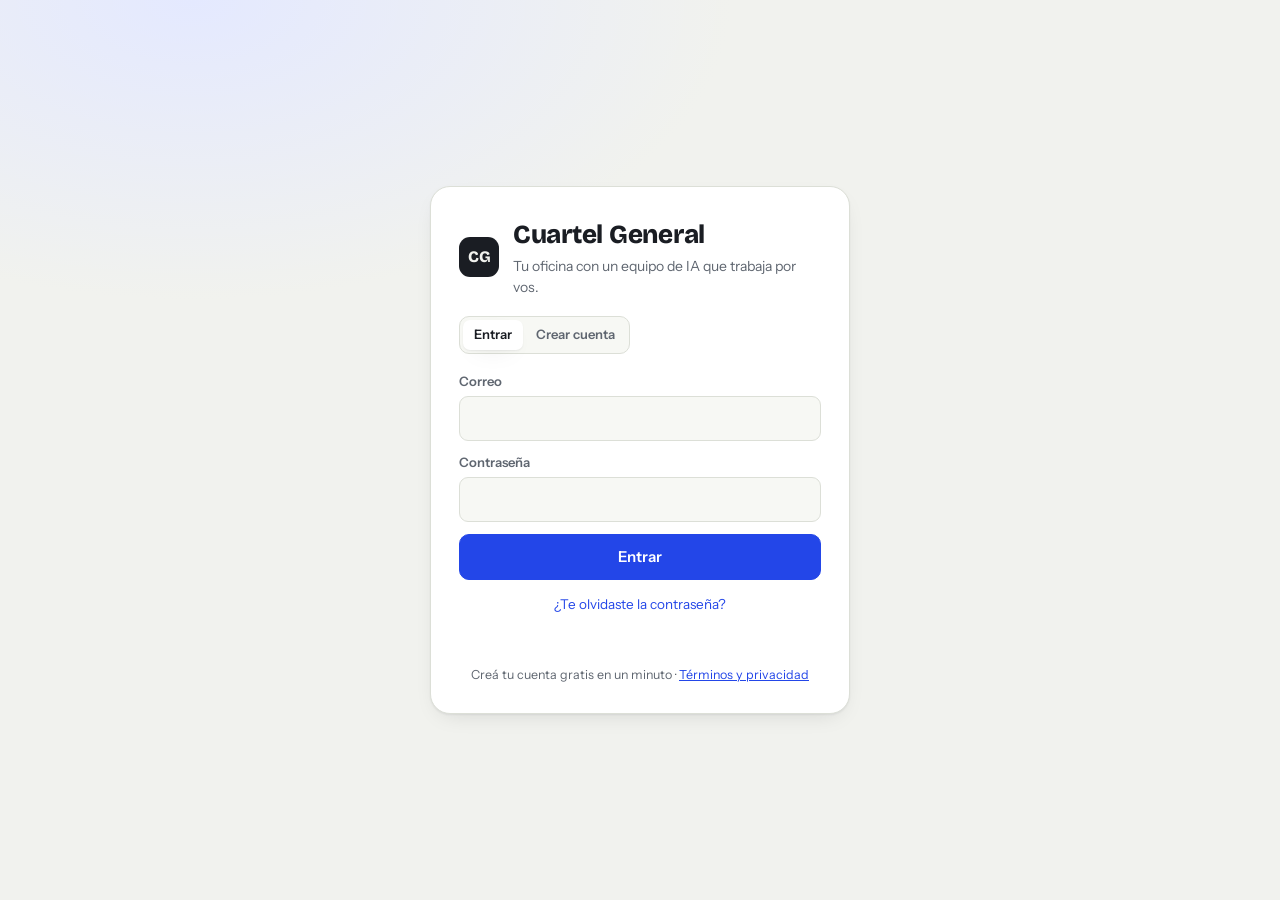
<file: index.html>
<!doctype html>
<html lang="es">
<head>
<meta charset="utf-8">
<meta name="viewport" content="width=device-width, initial-scale=1, viewport-fit=cover">
<meta name="description" content="Cuartel General: tu oficina con un equipo de IA.">
<link rel="icon" href="data:image/svg+xml,<svg xmlns='http://www.w3.org/2000/svg' viewBox='0 0 100 100'><rect width='100' height='100' rx='24' fill='%231A1D23'/><text x='50' y='64' font-size='42' text-anchor='middle' fill='white' font-family='Arial' font-weight='700'>CG</text></svg>">
<link rel="manifest" href="manifest.webmanifest">
<meta name="theme-color" content="#1A1D23">
<link rel="apple-touch-icon" href="icons/apple-touch-icon.png">
<meta name="apple-mobile-web-app-capable" content="yes">
<meta name="mobile-web-app-capable" content="yes">
<meta name="apple-mobile-web-app-title" content="Cuartel">
<meta name="apple-mobile-web-app-status-bar-style" content="black-translucent">
<style>:root{color-scheme:light}body{margin:0}img{max-width:100%}[hidden]{display:none!important}</style>
<script>window.addEventListener("error",function(e){var b=document.getElementById("bootErr")||document.createElement("div");b.id="bootErr";b.style.cssText="position:fixed;left:16px;right:16px;bottom:16px;z-index:9999;background:#C53B3B;color:#fff;padding:12px 16px;border-radius:12px;font:14px system-ui,sans-serif";b.textContent="Algo falló al cargar la app: "+(e.message||"error desconocido")+". Mandale una captura de esto a Claude.";(document.body||document.documentElement).appendChild(b)});</script>
<script src="vendor/supabase.min.js"></script>
<title>Cuartel General</title>
<link rel="preconnect" href="https://fonts.googleapis.com">
<link rel="stylesheet" href="https://fonts.googleapis.com/css2?family=Bricolage+Grotesque:opsz,wght@12..96,500;12..96,700;12..96,800&family=Instrument+Sans:wght@400;500;600;700&family=JetBrains+Mono:wght@400;600&display=swap">
<style>
:root{
  --bg:#F1F2EE; --surface:#FFFFFF; --surface2:#F7F8F4; --ink:#1A1D23; --muted:#5F6670; --line:#DCDFD7;
  --accent:#2346E8; --accent-soft:#E4E9FF; --accent-ink:#FFFFFF;
  --floor:#E7E2D6; --floor-line:#DCD6C7; --wall:#D9DED3; --wall-dark:#C9CFC2; --desk:#B88A5E; --desk-top:#CFA275;
  --good:#2E8B47; --warn:#B7791F; --bad:#C53B3B;
  --shadow:0 1px 2px rgba(20,24,30,.06),0 8px 24px -12px rgba(20,24,30,.18);
  --display:"Bricolage Grotesque",ui-sans-serif,system-ui,sans-serif;
  --body:"Instrument Sans",ui-sans-serif,system-ui,"Segoe UI",sans-serif;
  --mono:"JetBrains Mono",ui-monospace,Consolas,monospace;
}
@media (prefers-color-scheme: dark){:root:not([data-theme="light"]){
  color-scheme:dark;
  --bg:#111317; --surface:#191C21; --surface2:#1F232A; --ink:#ECEEF2; --muted:#9AA1AC; --line:#2C3139;
  --accent:#7B93FF; --accent-soft:#232B4D; --accent-ink:#0B0E1A;
  --floor:#22252B; --floor-line:#2A2E35; --wall:#2B3038; --wall-dark:#252930; --desk:#6E5038; --desk-top:#85623F;
  --good:#5CC27A; --warn:#E3A84B; --bad:#EE6B6B;
  --shadow:0 1px 2px rgba(0,0,0,.3),0 10px 30px -14px rgba(0,0,0,.6);
}}
:root[data-theme="dark"]{
  color-scheme:dark;
  --bg:#111317; --surface:#191C21; --surface2:#1F232A; --ink:#ECEEF2; --muted:#9AA1AC; --line:#2C3139;
  --accent:#7B93FF; --accent-soft:#232B4D; --accent-ink:#0B0E1A;
  --floor:#22252B; --floor-line:#2A2E35; --wall:#2B3038; --wall-dark:#252930; --desk:#6E5038; --desk-top:#85623F;
  --good:#5CC27A; --warn:#E3A84B; --bad:#EE6B6B;
  --shadow:0 1px 2px rgba(0,0,0,.3),0 10px 30px -14px rgba(0,0,0,.6);
}
*{box-sizing:border-box}
body{background:var(--bg);color:var(--ink);font-family:var(--body);font-size:15px;line-height:1.5}
button,input,textarea,select{font:inherit;color:inherit}
button{cursor:pointer}
:focus-visible{outline:2px solid var(--accent);outline-offset:2px}
.app{max-width:1220px;margin:0 auto;padding-inline:20px;padding-block:18px 60px}
h1,h2,h3{font-family:var(--display);text-wrap:balance;margin:0;letter-spacing:-.01em}
.eyebrow{font-size:12px;letter-spacing:.08em;text-transform:uppercase;color:var(--muted);margin:0;font-weight:600}

/* top */
.top{display:flex;align-items:center;justify-content:space-between;gap:14px;flex-wrap:wrap;padding-bottom:14px;border-bottom:1px solid var(--line)}
.brand{display:flex;align-items:center;gap:12px;min-width:0}
.logo{width:40px;height:40px;border-radius:11px;background:var(--ink);color:var(--bg);display:grid;place-items:center;font-family:var(--display);font-weight:800;font-size:16px;flex:none}
#officeName{font-family:var(--display);font-weight:700;font-size:20px;border:1px solid transparent;background:transparent;border-radius:8px;padding:2px 6px;width:min(320px,60vw)}
#officeName:hover,#officeName:focus{border-color:var(--line);background:var(--surface)}
.topr{display:flex;align-items:center;gap:10px;flex-wrap:wrap}
.pill{display:inline-flex;align-items:center;gap:7px;font-size:13px;padding:6px 11px;border-radius:999px;border:1px solid var(--line);background:var(--surface);white-space:nowrap}
.dot{width:8px;height:8px;border-radius:50%;background:var(--muted)}
.pill.ok .dot{background:var(--good)} .pill.off .dot{background:var(--bad)}
.seg{display:inline-flex;background:var(--surface2);border:1px solid var(--line);border-radius:10px;padding:3px;gap:2px}
.seg button{border:0;background:transparent;padding:5px 11px;border-radius:7px;font-size:13px;font-weight:600;color:var(--muted)}
.seg button.on{background:var(--surface);color:var(--ink);box-shadow:var(--shadow)}
.clock{font-family:var(--mono);font-size:13px;color:var(--muted);font-variant-numeric:tabular-nums}

nav.tabs{display:flex;gap:4px;margin:16px 0 26px;flex-wrap:wrap}
nav.tabs button{border:0;background:transparent;padding:9px 16px;border-radius:10px;font-weight:600;color:var(--muted);display:flex;align-items:center;gap:8px}
nav.tabs button:hover{background:var(--surface)}
nav.tabs button.on{background:var(--ink);color:var(--bg)}
nav.tabs .count{font-family:var(--mono);font-size:11px;background:var(--accent);color:var(--accent-ink);border-radius:999px;padding:1px 7px}

.card{background:var(--surface);border:1px solid var(--line);border-radius:16px;padding:20px;box-shadow:var(--shadow)}
.card h3{font-size:17px;margin-bottom:12px}
.btn{border:1px solid var(--line);background:var(--surface);padding:9px 15px;border-radius:10px;font-weight:600;font-size:14px;transition:background .15s,border-color .15s}
.btn:hover{border-color:var(--ink)}
.btn.primary{background:var(--accent);border-color:var(--accent);color:var(--accent-ink)}
.btn.primary:hover{filter:brightness(1.08)}
.btn.sm{padding:5px 10px;font-size:12.5px;border-radius:8px}
.btn.ghost{background:transparent}
.btn.danger{color:var(--bad)}
.btn:disabled{opacity:.55;cursor:default}
.muted{color:var(--muted)}

/* home */
.hello{display:flex;justify-content:space-between;align-items:flex-end;gap:20px;flex-wrap:wrap;margin-bottom:22px}
.hello h1{font-size:clamp(30px,4.6vw,46px);font-weight:800;line-height:1.05;margin-top:6px}
.kpis{display:flex;gap:10px;flex-wrap:wrap}
.kpi{background:var(--surface);border:1px solid var(--line);border-radius:14px;padding:10px 16px;min-width:118px}
.kpi b{display:block;font-family:var(--display);font-size:28px;font-weight:800;font-variant-numeric:tabular-nums;line-height:1.1}
.kpi span{font-size:12.5px;color:var(--muted)}
.home-grid{display:grid;grid-template-columns:1.6fr 1fr;gap:18px}
.home-grid2{display:grid;grid-template-columns:1fr 1.2fr 1fr;gap:18px;margin-top:18px}
@media (max-width:1000px){.home-grid2{grid-template-columns:1fr 1fr}.home-grid2>:last-child{grid-column:1/-1}}
@media (max-width:900px){.home-grid{grid-template-columns:1fr}}
@media (max-width:620px){.home-grid2{grid-template-columns:1fr}}
.officecard{padding:14px}
.ochead{display:flex;justify-content:space-between;align-items:center;gap:8px;margin-bottom:10px}
.ochead h3{margin:0}
.ohint{font-size:12px;margin:8px 0 0}
#homeScene .scene{border-radius:12px;box-shadow:none}
/* menú contextual */
#ctx{position:fixed;z-index:450;background:var(--surface);border:1px solid var(--line);border-radius:12px;box-shadow:0 12px 40px -10px rgba(0,0,0,.35);padding:6px;min-width:210px}
#ctx .ch{display:flex;align-items:center;gap:9px;padding:6px 8px 8px;border-bottom:1px solid var(--line);margin-bottom:4px}
#ctx .ch small{display:block;color:var(--muted);font-size:12px}
#ctx button{display:flex;gap:10px;align-items:center;width:100%;border:0;background:transparent;padding:7px 9px;border-radius:8px;font-size:14px;text-align:left}
#ctx button:hover,#ctx button:focus-visible{background:var(--accent-soft);outline:none}
#ctx hr{border:0;border-top:1px solid var(--line);margin:4px 0}
.scene.picking{cursor:crosshair}
/* poses */
.sit .p-leg{height:5px;top:37px;transform:none!important}
.sit .bob{transform:translateY(4px)}
.sit .fig::after{content:"";position:absolute;left:-2px;right:-2px;top:34px;height:9px;border-radius:4px;background:#4A505C;z-index:-1}
.dance .bob{animation:dance .5s infinite alternate ease-in-out}
@keyframes dance{0%{transform:rotate(-12deg) translateY(0)}100%{transform:rotate(12deg) translateY(-6px)}}
.hop .bob{animation:hop .45s 3 ease-out}
@keyframes hop{50%{transform:translateY(-12px)}}
.sleep .bob{transform:rotate(80deg) translate(6px,-2px)}
.agent.drag{transition:none!important;cursor:grabbing;filter:drop-shadow(0 10px 8px rgba(0,0,0,.25))}
.agent.drag .bob{transform:translateY(-8px)}
.agent{touch-action:none}
.side{display:flex;flex-direction:column;gap:18px}
.home-grid>*,.home-grid2>*,.side>*,.chat>*,.plist>*{min-width:0}
@media (max-width:520px){.card{padding:16px}.kpi{min-width:0;flex:1 1 40%}.ochead{flex-wrap:wrap}}
.composer h2{font-size:24px;font-weight:800}
.composer p{margin:6px 0 14px;color:var(--muted)}
textarea.big{width:100%;min-height:118px;resize:vertical;border:1px solid var(--line);background:var(--surface2);border-radius:12px;padding:14px;font-size:15.5px;line-height:1.5}
textarea.big:focus{outline:none;border-color:var(--accent);box-shadow:0 0 0 3px var(--accent-soft)}
.crow{display:flex;gap:10px;align-items:center;flex-wrap:wrap;margin-top:12px}
.crow label{font-size:13px;color:var(--muted);display:flex;align-items:center;gap:8px}
.in,input[type=date]{font-weight:400;color:var(--ink);border:1px solid var(--line);background:var(--surface2);border-radius:9px;padding:7px 10px;font-size:14px}
.chips{display:flex;gap:8px;flex-wrap:wrap;margin-top:14px}
.chip{border:1px dashed var(--line);background:transparent;border-radius:999px;padding:5px 12px;font-size:13px;color:var(--muted)}
.chip:hover{border-style:solid;color:var(--ink);border-color:var(--ink)}
#planStatus{margin-top:12px;font-size:14px;min-height:20px}
.spin{display:inline-block;width:12px;height:12px;border:2px solid currentColor;border-right-color:transparent;border-radius:50%;animation:sp .7s linear infinite;vertical-align:-1px;margin-right:6px}
@keyframes sp{to{transform:rotate(360deg)}}
.up{display:flex;flex-direction:column;gap:2px}
.uprow{display:flex;justify-content:space-between;gap:10px;padding:9px 0;border-top:1px solid var(--line);font-size:14px;cursor:pointer}
.uprow:first-child{border-top:0}
.uprow span:first-child{overflow:hidden;text-overflow:ellipsis;white-space:nowrap}
.due{font-family:var(--mono);font-size:12px;white-space:nowrap;color:var(--muted)}
.due.late{color:var(--bad)} .due.soon{color:var(--warn)}
.team-st{display:flex;flex-direction:column;gap:8px;margin-bottom:12px}
.tsrow{display:flex;align-items:center;gap:10px;font-size:14px}
.av{width:30px;height:30px;border-radius:9px;display:grid;place-items:center;background:var(--c);color:#fff;font-size:15px;flex:none}
.tsrow small{display:block;color:var(--muted);font-size:12.5px;line-height:1.3;overflow:hidden;text-overflow:ellipsis;white-space:nowrap;max-width:240px}
.tsrow .busy{color:var(--c);font-weight:600}
#notes{width:100%;min-height:150px;resize:vertical;border:0;background:repeating-linear-gradient(var(--surface),var(--surface) 27px,var(--line) 28px);line-height:28px;padding:0 2px;font-size:15px}
#notes:focus{outline:none}
.focus{display:flex;flex-direction:column;align-items:center;text-align:center}
.ftime{font-family:var(--mono);font-size:54px;font-weight:600;font-variant-numeric:tabular-nums;letter-spacing:-.02em;margin:4px 0 10px}
.fbar{width:100%;height:6px;border-radius:9px;background:var(--surface2);overflow:hidden;margin-bottom:14px}
.fbar i{display:block;height:100%;background:var(--accent);width:0;transition:width .5s}

/* projects */
.sechead{display:flex;align-items:center;justify-content:space-between;gap:14px;flex-wrap:wrap;margin-bottom:18px}
.sechead h2{font-size:30px;font-weight:800}
.plist{display:flex;flex-direction:column;gap:14px}
.proj{background:var(--surface);border:1px solid var(--line);border-radius:16px;box-shadow:var(--shadow);overflow:hidden}
.proj.done{opacity:.75}
.phead{display:grid;grid-template-columns:1fr auto;gap:14px;padding:16px 18px;cursor:pointer;align-items:center}
.ptitle{font-family:var(--display);font-weight:700;font-size:19px;display:flex;align-items:center;gap:10px;flex-wrap:wrap}
.prio{font-family:var(--body);font-size:11px;font-weight:700;letter-spacing:.06em;text-transform:uppercase;padding:2px 8px;border-radius:999px;border:1px solid}
.prio.alta{color:var(--bad)} .prio.media{color:var(--warn)} .prio.baja{color:var(--good)}
.psum{color:var(--muted);font-size:14px;margin-top:3px}
.pright{display:flex;align-items:center;gap:14px}
.prog{width:120px}
.prog .t{font-family:var(--mono);font-size:12px;color:var(--muted);display:flex;justify-content:space-between}
.prog .b{height:6px;background:var(--surface2);border-radius:9px;overflow:hidden;margin-top:4px;border:1px solid var(--line)}
.prog .b i{display:block;height:100%;background:var(--good)}
.caret{transition:transform .2s;color:var(--muted)}
.proj.open .caret{transform:rotate(180deg)}
.pbody{border-top:1px solid var(--line);padding:6px 18px 18px;background:var(--surface2)}
.tip{font-size:14px;background:var(--accent-soft);border-radius:10px;padding:9px 12px;margin:12px 0 4px}
.steps{list-style:none;margin:8px 0 0;padding:0}
.step{display:grid;grid-template-columns:auto 1fr;gap:12px;padding:12px 0;border-bottom:1px solid var(--line)}
.chk{width:24px;height:24px;border-radius:7px;border:2px solid var(--line);background:var(--surface);display:grid;place-items:center;color:transparent;font-weight:800;font-size:13px;margin-top:1px}
.step.done .chk{background:var(--good);border-color:var(--good);color:#fff}
.step.done .stx{text-decoration:line-through;color:var(--muted)}
.smeta{display:flex;align-items:center;gap:8px;flex-wrap:wrap;margin-top:6px;font-size:12.5px;color:var(--muted)}
.smeta select{border:1px solid var(--line);background:var(--surface);border-radius:7px;padding:3px 6px;font-size:12.5px}
.sres{margin-top:10px;background:var(--surface);border:1px solid var(--line);border-left:3px solid var(--c);border-radius:10px;padding:12px 14px;font-size:14.5px;overflow-x:auto;max-height:420px;overflow-y:auto}
.sres .by{font-size:12px;font-weight:700;color:var(--c);margin-bottom:6px}
.addstep{display:flex;gap:8px;margin-top:12px;flex-wrap:wrap}
.addstep input{flex:1;min-width:180px}
.pfoot{display:flex;gap:8px;flex-wrap:wrap;margin-top:14px;justify-content:flex-end}
.empty{text-align:center;padding:40px 20px;border:1px dashed var(--line);border-radius:16px;color:var(--muted)}
.empty b{display:block;color:var(--ink);font-family:var(--display);font-size:20px;margin-bottom:6px}

/* markdown */
.md p{margin:0 0 8px} .md p:last-child{margin-bottom:0}
.md h4{font-family:var(--display);font-size:16px;margin:10px 0 6px}
.md ul,.md ol{margin:4px 0 8px;padding-left:22px}
.md code{font-family:var(--mono);font-size:.88em;background:var(--surface2);padding:1px 5px;border-radius:5px}
.md pre{background:#14171C;color:#E6E9EF;padding:12px;border-radius:10px;overflow-x:auto;font-size:13px}
.md pre code{background:none;padding:0;color:inherit}

/* office scene */
.scene{isolation:isolate;position:relative;width:100%;aspect-ratio:16/9;border-radius:18px;overflow:hidden;border:1px solid var(--line);box-shadow:var(--shadow);container-type:inline-size;user-select:none;
  background:repeating-linear-gradient(90deg,var(--floor) 0 calc(12.5% - 1px),var(--floor-line) calc(12.5% - 1px) 12.5%),var(--floor)}
.wall{position:absolute;left:0;right:0;top:0;height:24%;background:linear-gradient(var(--wall),var(--wall) 85%,var(--wall-dark) 85%)}
.win{position:absolute;top:16%;height:52%;width:13%;border-radius:6px;background:linear-gradient(180deg,#9FD0F0,#CFE8F7);border:4px solid var(--surface);box-shadow:inset 0 0 0 2px rgba(0,0,0,.05)}
.win::after{content:"";position:absolute;left:50%;top:0;bottom:0;width:3px;background:var(--surface);transform:translateX(-50%)}
.board{position:absolute;top:12%;left:57%;width:20%;height:62%;background:var(--surface);border:3px solid var(--wall-dark);border-radius:6px;padding:4px 8px;font-family:var(--mono);font-size:clamp(7px,1.15cqi,12px);line-height:1.4;color:var(--ink);overflow:hidden}
.board b{color:var(--accent)}
.wclock{position:absolute;top:18%;left:84%;width:6.5cqi;height:6.5cqi;border-radius:50%;background:var(--surface);border:3px solid var(--ink);display:grid;place-items:center;font-family:var(--mono);font-size:clamp(6px,1.1cqi,11px);font-weight:600}
.desk{position:absolute;transform:translate(-50%,-100%);width:13%;height:9%;background:var(--desk);border-radius:5px 5px 3px 3px;box-shadow:0 6px 0 -2px rgba(0,0,0,.12)}
.desk::before{content:"";position:absolute;left:0;right:0;top:0;height:35%;background:var(--desk-top);border-radius:5px 5px 0 0}
.monitor{position:absolute;left:50%;bottom:78%;transform:translateX(-50%);width:42%;height:120%;background:#1C2028;border-radius:4px;border:2px solid #2E3440}
.monitor::after{content:"";position:absolute;left:50%;bottom:-30%;width:16%;height:30%;background:#2E3440;transform:translateX(-50%)}
.desk.busy .monitor{background:var(--c);box-shadow:0 0 18px var(--c)}
.dlabel{position:absolute;top:104%;left:50%;transform:translateX(-50%);font-size:clamp(7px,1.05cqi,11px);font-weight:700;color:var(--muted);white-space:nowrap;letter-spacing:.04em;text-transform:uppercase}
.prop{position:absolute;transform:translate(-50%,-100%)}
.plant{width:4.5%;aspect-ratio:1/1.6}
.plant::before{content:"";position:absolute;left:15%;right:15%;bottom:0;height:35%;background:#B5653B;border-radius:3px 3px 6px 6px}
.plant::after{content:"";position:absolute;left:0;right:0;top:0;height:70%;background:radial-gradient(circle at 50% 60%,#3D9A55 0 45%,transparent 46%),radial-gradient(circle at 25% 35%,#4CAF63 0 30%,transparent 31%),radial-gradient(circle at 75% 30%,#2F8746 0 30%,transparent 31%)}
.coffee{width:5%;aspect-ratio:1/1.5;background:#3A3F49;border-radius:5px}
.coffee::before{content:"";position:absolute;left:20%;right:20%;top:15%;height:22%;background:#E05050;border-radius:3px}
.coffee::after{content:"☕";position:absolute;left:50%;bottom:8%;transform:translateX(-50%);font-size:clamp(8px,1.6cqi,16px)}
.sofa{width:16%;height:9%;background:#5967C9;border-radius:12px 12px 6px 6px;box-shadow:inset 0 -35% 0 rgba(0,0,0,.12)}
.rug{position:absolute;left:31%;top:54%;width:38%;height:34%;border-radius:50%;background:var(--accent-soft);opacity:.8}
.mtable{position:absolute;left:50%;top:71%;transform:translate(-50%,-50%);width:25%;height:11%;border-radius:999px;background:var(--desk);box-shadow:0 7px 0 -2px rgba(0,0,0,.14);z-index:81}
.mtable::before{content:"";position:absolute;inset:0 0 35% 0;border-radius:999px;background:var(--desk-top)}
.mtable::after{content:"☕ 📄 ☕";position:absolute;left:50%;top:22%;transform:translateX(-50%);font-size:clamp(7px,1.3cqi,13px);letter-spacing:.6em;white-space:nowrap}
.chair{position:absolute;transform:translate(-50%,-100%);width:3.6%;height:6.5%;background:#4A505C;border-radius:5px 5px 2px 2px}
.chair::after{content:"";position:absolute;left:-12%;right:-12%;bottom:0;height:35%;background:#5B6270;border-radius:3px}
.agent.me{cursor:default;opacity:0;transition-property:left,top,opacity}
.agent.me.on{opacity:1}
.meetbar{position:absolute;left:1.5%;top:3%;z-index:200;display:flex;align-items:center;gap:8px;background:var(--surface);border:1px solid var(--line);border-radius:999px;padding:4px 6px 4px 12px;font-size:clamp(10px,1.3cqi,13px);font-weight:600;box-shadow:var(--shadow)}
.meetbar .btn{padding:3px 10px;font-size:12px}
.agent{position:absolute;transform:translate(-50%,-100%);transition-property:left,top;transition-timing-function:linear;cursor:pointer;display:flex;flex-direction:column;align-items:center;background:none;border:0;padding:0}
@container (max-width:640px){.agent{scale:.68}}
.fig{position:relative;width:30px;height:48px}
.left .fig{transform:scaleX(-1)}
.bob{position:absolute;inset:0}
.walk .bob{animation:bob .32s infinite alternate ease-in-out}
@keyframes bob{to{transform:translateY(-3px)}}
.fig::before{content:"";position:absolute;left:2px;right:2px;bottom:-3px;height:7px;border-radius:50%;background:rgba(0,0,0,.18)}
.p-head{position:absolute;left:6px;top:3px;width:18px;height:18px;border-radius:50%;background:var(--skin)}
.p-head::after{content:"";position:absolute;right:3px;top:8px;width:3px;height:3px;border-radius:50%;background:#1a1a1a;box-shadow:-6px 0 0 #1a1a1a}
.p-hair{position:absolute;left:5px;top:1px;width:20px;height:10px;border-radius:11px 11px 3px 6px;background:var(--hair);z-index:2}
.p-torso{position:absolute;left:4px;top:20px;width:22px;height:17px;border-radius:9px 9px 4px 4px;background:var(--c)}
.p-leg{position:absolute;top:36px;width:6px;height:11px;border-radius:3px;background:#2A2F3A}
.p-leg.a{left:8px} .p-leg.b{left:16px}
.walk .p-leg.a{animation:la .32s infinite alternate} .walk .p-leg.b{animation:la .32s infinite alternate-reverse}
@keyframes la{from{transform:translateY(-2px)}to{transform:translateY(1px)}}
.ntag{margin-top:5px;font-size:11px;font-weight:700;background:var(--surface);border:1px solid var(--line);border-radius:999px;padding:1px 8px;display:flex;gap:5px;align-items:center;white-space:nowrap;color:var(--ink)}
.ntag::before{content:"";width:7px;height:7px;border-radius:50%;background:var(--c)}
.agent:hover .ntag,.agent:focus-visible .ntag{border-color:var(--c)}
.bub{position:absolute;bottom:calc(100% + 4px);left:50%;transform:translate(-50%,4px);background:var(--surface);color:var(--ink);border:1px solid var(--line);border-radius:10px;padding:4px 9px;font-size:11.5px;white-space:nowrap;opacity:0;transition:opacity .25s,transform .25s;pointer-events:none;box-shadow:var(--shadow);max-width:200px;overflow:hidden;text-overflow:ellipsis}
.bub.show{opacity:1;transform:translate(-50%,0)}
.bub.work{border-color:var(--c)}
.roles{display:grid;grid-template-columns:repeat(4,1fr);gap:12px;margin-top:18px}
@media (max-width:1000px){.roles{grid-template-columns:repeat(2,1fr)}}
@media (max-width:520px){.roles{grid-template-columns:1fr}}
.role{background:var(--surface);border:1px solid var(--line);border-radius:14px;padding:14px;display:flex;flex-direction:column;gap:8px;border-top:4px solid var(--c)}
.role h3{font-size:17px;margin:0}
.role .r{font-size:12px;font-weight:700;color:var(--c);text-transform:uppercase;letter-spacing:.06em}
.role p{margin:0;font-size:13.5px;color:var(--muted);flex:1}
.role .st{font-size:12.5px;font-family:var(--mono);color:var(--muted)}

/* chat */
.chat{display:grid;grid-template-columns:260px 1fr;gap:16px;height:min(74vh,760px);min-height:460px}
@media (max-width:760px){.chat{grid-template-columns:1fr;height:auto}}
.contacts{background:var(--surface);border:1px solid var(--line);border-radius:16px;padding:8px;display:flex;flex-direction:column;gap:2px;overflow-y:auto}
@media (max-width:760px){.contacts{flex-direction:row;overflow-x:auto}}
.ct{display:flex;flex:none;gap:10px;align-items:center;border:0;background:transparent;padding:9px;border-radius:11px;text-align:left;width:100%}
@media (max-width:760px){.ct{width:auto;flex:none}.ct small{display:none}}
.ct:hover{background:var(--surface2)}
.ct.on{background:var(--accent-soft)}
.ct b{display:block;font-size:14px}
.ct small{color:var(--muted);font-size:12px}
.conv{background:var(--surface);border:1px solid var(--line);border-radius:16px;display:flex;flex-direction:column;min-height:0;overflow:hidden}
@media (max-width:760px){.conv{height:70vh}}
.convhead{display:flex;align-items:center;gap:12px;padding:12px 16px;border-bottom:1px solid var(--line);flex-wrap:wrap}
.convhead .grow{flex:1;min-width:140px}
.convhead small{color:var(--muted);font-size:12.5px;display:block}
.msgs{flex:1;min-height:0;overflow-y:auto;overscroll-behavior:contain;padding:18px;display:flex;flex-direction:column;gap:12px;background:var(--surface2)}
.m{flex:none;max-width:min(78%,640px);min-width:0;padding:10px 14px;border-radius:14px;font-size:14.5px;overflow-wrap:anywhere;position:relative}
.m pre{max-width:100%;overflow-x:auto}
.m .mcopy{position:absolute;top:6px;right:6px;border:1px solid var(--line);background:var(--surface);color:var(--muted);border-radius:7px;font-size:11px;padding:2px 7px;cursor:pointer;opacity:0;transition:opacity .15s}
.m.a:hover .mcopy,.m.a:focus-within .mcopy{opacity:1}
.ct small{display:block;white-space:nowrap;overflow:hidden;text-overflow:ellipsis}
.msgdate{align-self:center;flex:none;font-size:11.5px;color:var(--muted);background:var(--surface);border:1px solid var(--line);border-radius:999px;padding:2px 10px}
.m.u{align-self:flex-end;background:var(--accent);color:var(--accent-ink);border-bottom-right-radius:4px;white-space:pre-wrap}
.m.a{align-self:flex-start;background:var(--surface);border:1px solid var(--line);border-bottom-left-radius:4px}
.m.err{border-color:var(--bad);color:var(--bad)}
.hint{margin:auto;text-align:center;color:var(--muted);max-width:420px}
.hint .chips{justify-content:center}
.cform{display:flex;gap:8px;padding:12px;border-top:1px solid var(--line);align-items:flex-end}
.cform textarea{flex:1;resize:none;border:1px solid var(--line);background:var(--surface2);border-radius:12px;padding:10px 12px;max-height:160px}
.cform textarea:focus{outline:none;border-color:var(--accent)}

/* modal / toast */
.modal{position:fixed;inset:0;background:rgba(10,12,16,.55);display:grid;place-items:center;z-index:400;padding:16px}
.modal .card{width:min(640px,100%)}
#modal textarea{width:100%;height:260px;border:1px solid var(--line);background:var(--surface2);border-radius:10px;padding:12px;font-family:var(--mono);font-size:12.5px;resize:vertical}
#pv{z-index:410}
.pvcard{width:min(1000px,100%)!important;height:min(86vh,800px);display:flex;flex-direction:column;padding:14px}
#pvFrame{flex:1;width:100%;border:1px solid var(--line);border-radius:10px;background:#fff}
.grp{font-size:18px;display:flex;align-items:center;gap:8px;margin:26px 0 12px}
.grp:first-of-type{margin-top:4px}
.gcount{font-family:var(--mono);font-size:12px;background:var(--surface);border:1px solid var(--line);border-radius:999px;padding:1px 9px}
.pstate{display:flex;align-items:center;gap:8px;flex-wrap:wrap;margin-top:8px;font-size:13px}
.state{font-size:11.5px;font-weight:700;padding:2px 9px;border-radius:999px;background:var(--surface2);border:1px solid var(--line);color:var(--muted)}
.state.run{color:var(--accent);border-color:var(--accent);background:var(--accent-soft)}
.state.run::before{content:"";display:inline-block;width:7px;height:7px;border-radius:50%;background:var(--accent);margin-right:6px;animation:pulse 1s infinite alternate}
.state.ok{color:var(--good);border-color:var(--good)}
@keyframes pulse{to{opacity:.25}}
.left-txt{color:var(--muted)} .left-txt b{color:var(--ink)}
.bellwrap{position:relative}
.bell{position:relative;width:38px;height:34px;border-radius:10px;border:1px solid var(--line);background:var(--surface);font-size:16px}
#bellN{position:absolute;top:-6px;right:-6px;background:var(--bad);color:#fff;font-size:11px;font-weight:700;border-radius:999px;min-width:18px;height:18px;display:grid;place-items:center;padding:0 4px}
.bellpanel{position:absolute;right:0;top:calc(100% + 8px);width:min(340px,86vw);max-height:420px;overflow-y:auto;background:var(--surface);border:1px solid var(--line);border-radius:14px;box-shadow:0 14px 40px -12px rgba(0,0,0,.35);z-index:140;padding:6px}
.bphead{display:flex;justify-content:space-between;align-items:center;padding:6px 8px 8px;border-bottom:1px solid var(--line);margin-bottom:4px}
.nrow{display:flex;gap:10px;padding:9px 8px;border-radius:9px;cursor:pointer;font-size:13.5px}
.nrow:hover{background:var(--surface2)}
.nrow.unread{background:var(--accent-soft)}
.nrow small{display:block;color:var(--muted);font-size:12px}
#notifs{position:fixed;right:16px;bottom:calc(16px + env(safe-area-inset-bottom,0px));z-index:420;display:flex;flex-direction:column;gap:10px;width:min(340px,calc(100vw - 32px))}
.ncard{background:var(--surface);border:1px solid var(--line);border-left:4px solid var(--c,var(--accent));border-radius:12px;box-shadow:0 14px 40px -12px rgba(0,0,0,.4);padding:12px 14px;display:flex;gap:10px;animation:nin .3s ease-out}
.ncard.big{border-left-color:var(--good)}
.ncard .ic{font-size:22px;line-height:1}
.ncard b{display:block;font-size:14.5px}
.ncard p{margin:2px 0 8px;font-size:13px;color:var(--muted)}
.ncard .x{margin-left:auto;border:0;background:none;color:var(--muted);font-size:14px;align-self:flex-start}
@keyframes nin{from{transform:translateX(30px);opacity:0}}
.sitetoggle{display:flex;gap:10px;align-items:flex-start;margin-top:12px;padding:10px 12px;border:1px solid var(--line);border-radius:12px;background:var(--surface2);font-size:14px;cursor:pointer}
.sitetoggle:has(input:checked){border-color:var(--accent);background:var(--accent-soft)}
.sitetoggle input{margin-top:3px;accent-color:var(--accent)}
.ficha{margin:12px 0 4px;background:var(--surface);border:1px solid var(--line);border-top:4px solid var(--good);border-radius:14px;padding:14px 16px}
.ficha .fh{display:flex;justify-content:space-between;align-items:center;gap:8px;margin-bottom:6px}
.ficha h4{margin:0;font-family:var(--display);font-size:17px}
.ficha dl{display:grid;grid-template-columns:max-content 1fr;gap:8px 14px;margin:8px 0 0;font-size:14px}
.ficha dt{font-weight:600;color:var(--muted)}
.ficha dd{margin:0;min-width:0;overflow-wrap:anywhere}
.ficha code{font-family:var(--mono);font-size:12px;background:var(--surface2);padding:1px 6px;border-radius:5px}
.ficha a{color:var(--accent);font-weight:600}
@media (max-width:560px){.ficha dl{grid-template-columns:1fr}.ficha dt{margin-top:6px}}
.connrow{border-top:1px solid var(--line);padding:14px 0;display:flex;flex-direction:column;gap:8px;font-size:14px}
.ghsteps{margin:4px 0;padding-left:20px;font-size:13.5px;color:var(--muted);display:flex;flex-direction:column;gap:3px}
.ghsteps b{color:var(--ink)}
.hform{display:grid;grid-template-columns:1fr 1fr;gap:10px;margin-top:12px}
.hform label,.hform>div{display:flex;flex-direction:column;gap:5px;font-size:13px;font-weight:600;color:var(--muted)}
.hform .full{grid-column:1/-1}
.hform textarea{resize:vertical;font-weight:400;color:var(--ink)}
@media (max-width:520px){.hform{grid-template-columns:1fr}}
.pickrow{display:flex;gap:6px;flex-wrap:wrap}
.pickrow button{width:36px;height:36px;border-radius:10px;border:2px solid var(--line);background:var(--surface2);font-size:17px}
.pickrow button.on{border-color:var(--ink)}
.hirecard{border:2px dashed var(--line)!important;background:transparent!important;align-items:center;justify-content:center;text-align:center;color:var(--muted);cursor:pointer;min-height:150px}
.hirecard:hover{border-color:var(--accent)!important;color:var(--accent)}
.dgrid{display:grid;grid-template-columns:repeat(auto-fill,minmax(280px,1fr));gap:18px}
.dcard{background:var(--surface);border:1px solid var(--line);border-radius:16px;overflow:hidden;box-shadow:var(--shadow);display:flex;flex-direction:column;min-width:0}
.dthumb{position:relative;display:block;width:100%;aspect-ratio:16/10;border:0;padding:0;background:var(--surface2);cursor:pointer;overflow:hidden;border-bottom:1px solid var(--line)}
.dthumb iframe{position:absolute;left:0;top:0;width:400%;height:400%;transform:scale(.25);transform-origin:0 0;border:0;pointer-events:none;background:#fff}
.dthumb:hover iframe,.dthumb:hover .docprev{filter:brightness(.92)}
.dthumb:focus-visible{outline:3px solid var(--accent);outline-offset:-3px}
.docprev{position:absolute;inset:0;padding:44px 20px 18px;text-align:left;font-size:12px;line-height:1.55;color:var(--muted);background:linear-gradient(var(--surface),var(--surface2));overflow:hidden}
.docprev b{display:block;font-family:var(--display);font-size:16px;color:var(--ink);margin-bottom:8px}
.dbadge{position:absolute;left:10px;top:10px;background:var(--ink);color:var(--bg);font-size:11.5px;font-weight:700;padding:3px 9px;border-radius:999px}
.dinfo{padding:14px 16px 16px}
.dinfo h3{font-size:17px;margin:0 0 2px}
.dinfo .muted{font-size:13px;margin:0}
.dchips{display:flex;gap:6px;flex-wrap:wrap;margin-top:8px}
.dchips span{font-size:12px;border:1px solid var(--line);border-radius:999px;padding:2px 9px;background:var(--surface2)}
.entcard{width:min(860px,100%)!important;max-height:90vh;overflow-y:auto}
.eh{font-family:var(--display);font-size:16px;margin:18px 0 8px}
.plist2{display:flex;flex-direction:column;gap:8px}
.pitem{display:flex;justify-content:space-between;align-items:center;gap:12px;flex-wrap:wrap;border:1px solid var(--line);border-radius:12px;padding:10px 12px;background:var(--surface2)}
.pitem small{display:block}
.pitem.main{border-color:var(--good);background:var(--surface)}
.drafts{margin-top:8px;font-size:13.5px}
.drafts summary{cursor:pointer;color:var(--muted);padding:4px 0}
.drafts .plist2{margin-top:6px;opacity:.85}
.chgbox{display:flex;flex-direction:column;gap:8px;border:1px solid var(--line);border-radius:12px;padding:12px;background:var(--surface2)}
.chgbox select,.chgbox textarea{width:100%}
.chgbox textarea{resize:vertical;font-size:14.5px;line-height:1.45}
.chghist{font-size:13px}
.chghist summary{cursor:pointer;color:var(--muted)}
.chghist div{padding:3px 0}
.rh{display:flex;justify-content:space-between;align-items:flex-start;gap:10px;flex-wrap:wrap}
.editbox textarea{width:100%;font-family:var(--mono);font-size:13px;line-height:1.5;resize:vertical}
.report section{border-left:3px solid var(--c);padding:4px 0 4px 14px;margin:0 0 18px}
.report h5{font-family:var(--display);font-size:15px;margin:0}
.report .by{font-size:12px;color:var(--c);font-weight:700;margin:2px 0 8px}
.filebar{display:flex;flex-direction:column;gap:8px;margin-top:10px}
.fitem{display:flex;align-items:center;gap:12px;flex-wrap:wrap;border:1px solid var(--line);border-radius:12px;padding:10px 12px;background:var(--surface)}
.fic{font-size:26px;line-height:1}
.fmeta{flex:1;min-width:160px}.fmeta b{display:block;font-size:14px}.fmeta small{font-size:12px}
.fileprev{display:flex;flex-direction:column;align-items:center;justify-content:center;text-align:center;gap:6px}
.fileprev .bigic{font-size:44px;line-height:1}
.mfiles{margin-top:6px;font-size:12px;opacity:.9}
.attline{font-size:13px;margin:10px 0 0}
.attbar{display:flex;gap:8px;flex-wrap:wrap;align-items:center;margin-top:10px}
.attchip{display:inline-flex;align-items:center;gap:6px;border:1px solid var(--line);background:var(--surface2);border-radius:999px;padding:4px 6px 4px 10px;font-size:12.5px;max-width:260px}
.attchip span{overflow:hidden;text-overflow:ellipsis;white-space:nowrap}
.attchip button{border:0;background:none;color:var(--muted);cursor:pointer;font-size:12px;padding:0 4px}
.runbar{display:flex;gap:8px;flex-wrap:wrap;margin-bottom:10px}
#toast{position:fixed;left:50%;bottom:calc(24px + env(safe-area-inset-bottom,0px));transform:translateX(-50%) translateY(20px);background:var(--ink);color:var(--bg);padding:10px 18px;border-radius:12px;font-size:14px;opacity:0;transition:.25s;pointer-events:none;z-index:500;max-width:90vw}
#toast.show{opacity:1;transform:translateX(-50%)}
footer{margin-top:40px;font-size:12.5px;color:var(--muted);display:flex;justify-content:space-between;gap:10px;flex-wrap:wrap}
@media (prefers-reduced-motion:reduce){.walk .bob,.walk .p-leg.a,.walk .p-leg.b,.spin{animation:none}}
.zipbox{display:flex;align-items:center;justify-content:space-between;gap:12px;flex-wrap:wrap;border:1px dashed var(--line);border-radius:12px;padding:12px 14px;margin:0 0 16px;background:var(--surface2)}.zipbox>div{display:flex;flex-direction:column;gap:2px;min-width:0;flex:1 1 240px}
.authwrap{min-height:100vh;display:grid;place-items:center;padding:24px 16px;background:radial-gradient(900px 500px at 15% 0%,var(--accent-soft),transparent 60%),var(--bg)}
.authcard{width:min(420px,100%);background:var(--surface);border:1px solid var(--line);border-radius:20px;padding:28px;box-shadow:var(--shadow);display:flex;flex-direction:column;gap:18px}
.authbrand{display:flex;gap:14px;align-items:center}
.authbrand h1{font-size:26px;font-weight:800}
.authbrand p{margin:2px 0 0;font-size:14px}
.authcard .seg{align-self:flex-start}
.authform{display:flex;flex-direction:column;gap:12px}
.authform label{display:flex;flex-direction:column;gap:5px;font-size:13px;font-weight:600;color:var(--muted)}
.authform .in{padding:10px 12px;font-size:15px}
.authform .btn{padding:11px;font-size:15px}
.amsg{min-height:20px;margin:0;font-size:14px;color:var(--bad)}
.authfoot{font-size:12.5px;margin:0;text-align:center}
.mono{font-family:var(--mono);font-variant-numeric:tabular-nums}
.admincard{width:min(900px,100%)!important;max-height:90vh;overflow-y:auto}
.fh{display:flex;justify-content:space-between;align-items:center;gap:10px;flex-wrap:wrap}
.tablewrap{overflow-x:auto;border:1px solid var(--line);border-radius:10px}
.tbl{width:100%;border-collapse:collapse;font-size:13.5px}
.tbl th{text-align:left;font-size:11.5px;letter-spacing:.05em;text-transform:uppercase;color:var(--muted);background:var(--surface2);padding:8px 10px;white-space:nowrap}
.tbl td{padding:8px 10px;border-top:1px solid var(--line);vertical-align:middle}
.tbl .in.lim{width:90px;padding:4px 8px}
.installbtn{width:100%;margin-top:4px}.installsteps li{margin:6px 0}.kbdish{display:inline-block;padding:0 6px;border:1px solid var(--line,#ddd);border-radius:6px}
/* Colores de gráficos (validados para daltonismo y contraste en claro y oscuro) */
:root{--s1:#2a78d6;--s2:#eb6834}
@media (prefers-color-scheme: dark){:root:not([data-theme="light"]){--s1:#3987e5;--s2:#d95926}}
:root[data-theme="dark"]{--s1:#3987e5;--s2:#d95926}
.admseg{flex-wrap:wrap;margin-bottom:18px}
.admbody{display:flex;flex-direction:column;gap:16px}
.admhero{display:flex;justify-content:space-between;gap:20px;flex-wrap:wrap;align-items:flex-end}
.hero{font-size:clamp(40px,6vw,56px);font-weight:700;line-height:1.05;letter-spacing:-.02em;margin-top:4px}
.hero.neg{color:var(--bad)}
.admtiles{display:grid;grid-template-columns:repeat(2,minmax(150px,1fr));gap:10px}
.admtiles .kpi span{display:block;font-size:12.5px;color:var(--muted)}
.admtiles .kpi b{font-size:22px;font-family:var(--body);font-weight:700}
.admtotal{margin:0;font-size:13.5px}
.admgrid{display:grid;grid-template-columns:1fr 1fr;gap:16px}
@media (max-width:900px){.admgrid{grid-template-columns:1fr}}
.admgrid .card h3{margin:0}
.csub{margin:2px 0 10px;font-size:12.5px;color:var(--muted)}
.chartwrap{position:relative}
.chartwrap svg{width:100%;height:auto;display:block;overflow:visible}
.chartwrap .gr{stroke:var(--line);stroke-width:1}
.chartwrap .ax{stroke:var(--muted);stroke-opacity:.5;stroke-width:1}
.chartwrap .tk{fill:var(--muted);font-size:11px;font-family:var(--body);font-variant-numeric:tabular-nums}
.chartwrap .vl,.chartwrap .lb{fill:var(--ink);font-size:12px;font-family:var(--body);font-weight:600}
.chartwrap .lb{font-weight:500}
.ctip{position:absolute;pointer-events:none;background:var(--surface);color:var(--ink);border:1px solid var(--line);border-radius:10px;padding:8px 10px;font-size:12.5px;line-height:1.5;box-shadow:var(--shadow);white-space:nowrap;z-index:5}
.sw,.legend i{display:inline-block;width:10px;height:10px;border-radius:3px;margin-right:6px;vertical-align:-1px}
.legend{display:flex;gap:16px;font-size:12.5px;color:var(--muted);margin-bottom:6px}
.tview{margin-top:8px;font-size:13px}.tview summary{cursor:pointer;color:var(--muted)}.tview .tbl{margin-top:6px}
.ibar{display:flex;align-items:center;gap:8px}.ibar i{display:block;height:10px;border-radius:0 4px 4px 0;background:var(--s1);min-width:3px;max-width:60%}
.toptbl td{white-space:nowrap}
.payform{display:grid;grid-template-columns:2fr 1fr 2fr;gap:10px;align-items:end;margin-top:10px}
.payform label,.avform label{display:flex;flex-direction:column;gap:5px;font-size:13px;font-weight:600;color:var(--muted)}
.payform .chk2{flex-direction:row;align-items:center;gap:8px;color:var(--ink);font-weight:500}
@media (max-width:720px){.payform{grid-template-columns:1fr}}
.avform{display:grid;grid-template-columns:1fr 1fr;gap:10px;margin-top:10px}.avform .full{grid-column:1/-1}.avform textarea{resize:vertical}
.avitem{display:flex;justify-content:space-between;gap:12px;align-items:flex-start;flex-wrap:wrap;padding:12px 0;border-top:1px solid var(--line)}
.avitem:first-of-type{border-top:0}.avitem small{display:block}.avitem p{margin:4px 0 0;font-size:14px}.avitem.off{opacity:.55}
.avisos{display:flex;flex-direction:column;gap:10px;margin-bottom:18px}.avisos:empty{display:none}
.aviso{display:flex;gap:12px;align-items:flex-start;background:var(--surface);border:1px solid var(--line);border-left:4px solid var(--accent);border-radius:12px;padding:12px 14px;box-shadow:var(--shadow)}
.aviso.t-nuevo{border-left-color:var(--good)}.aviso.t-mantenimiento{border-left-color:var(--warn)}.aviso.t-importante{border-left-color:var(--bad)}
.aviso .aic{font-size:20px;line-height:1.2}.aviso p{margin:3px 0 0;font-size:14px;color:var(--muted)}
.aviso .atag{font-size:11px;font-weight:700;letter-spacing:.04em;text-transform:uppercase;color:var(--muted);margin-left:4px}
.aviso .x{margin-left:auto;border:0;background:none;color:var(--muted);font-size:14px;cursor:pointer}
.terms{flex-direction:row!important;align-items:flex-start;gap:8px!important;font-weight:500!important}
.terms input{margin-top:3px;accent-color:var(--accent)}.terms a,.authfoot a{color:var(--accent)}
.linkbtn{border:0;background:none;color:var(--accent);font-size:13.5px;cursor:pointer;padding:2px 0;align-self:center}
.linkbtn:hover{text-decoration:underline}
.saldo .meter{height:10px;border-radius:99px;background:var(--surface2);border:1px solid var(--line);overflow:hidden;margin:10px 0 6px}
.saldo .meter i{display:block;height:100%;background:var(--s1)}
.saldo .meter.low i{background:var(--bad)}
.saldo .big{font-size:30px;font-weight:700}
.saldo .warn{color:var(--bad);font-weight:600}
.upcard{display:flex;flex-direction:column;gap:12px}
.upprice{font-size:38px;font-weight:700;line-height:1.1}.upprice small{font-size:16px;color:var(--muted);font-weight:500}
.upfeat{margin:0;padding-left:0;list-style:none;display:flex;flex-direction:column;gap:8px;font-size:14.5px}
.upgo{padding:12px;font-size:15.5px}
.provtag{font-size:11.5px;font-weight:700;border:1px solid var(--line);border-radius:999px;padding:2px 8px;white-space:nowrap}
.provtag.mp{color:var(--accent);border-color:var(--accent)}
.mpcard dl{display:grid;grid-template-columns:max-content 1fr;gap:6px 14px;margin:8px 0 0;font-size:14px}.mpcard dt{color:var(--muted)}.mpcard dd{margin:0}
.manualpay summary{cursor:pointer;list-style:revert}.manualpay[open] summary{margin-bottom:6px}
.plantbl{margin-top:6px}
.plantbl td:nth-child(n+3),.plantbl th:nth-child(n+3){text-align:center}
.tbl select.plan{padding:4px 6px;font-size:13px}
#acctBtn .mono{font-size:12px;color:var(--muted)}
/* ===== Modo celular: cabecera compacta y pestañas abajo como en las apps ===== */
.agent{-webkit-touch-callout:none;-webkit-user-select:none;user-select:none}
nav.tabs .ti{display:none}
@media (max-width:640px){
  .top{gap:8px;padding-bottom:10px}
  .brand .eyebrow,.top .clock,#aiTxt{display:none}
  .brand .logo{width:34px;height:34px;font-size:14px}
  #officeName{font-size:17px;width:min(260px,62vw)}
  .topr{gap:6px;width:100%}
  #aiPill{padding:6px 8px}
  .topr .seg button{padding:5px 9px;font-size:12.5px}
  .topr .btn.sm{padding:6px 10px;font-size:12.5px}
  #acctBtn .mono,.topr [data-install] .lbl{display:none}
  .bell{width:34px;height:34px}
  nav.tabs{position:fixed;left:0;right:0;bottom:0;z-index:300;margin:0;gap:0;flex-wrap:nowrap;display:flex;
    background:var(--surface);border-top:1px solid var(--line);padding:4px 4px calc(4px + env(safe-area-inset-bottom,0px));box-shadow:0 -6px 20px -12px rgba(0,0,0,.35)}
  nav.tabs button{flex:1 1 0;min-width:0;flex-direction:column;gap:2px;padding:6px 2px;border-radius:10px;font-size:11px;position:relative}
  nav.tabs button.on{background:var(--surface2);color:var(--ink)}
  nav.tabs .ti{display:block;font-size:20px;line-height:1}
  nav.tabs .tl{white-space:nowrap;overflow:hidden;text-overflow:ellipsis;max-width:100%}
  nav.tabs .count{position:absolute;top:2px;right:calc(50% - 22px);font-size:10px}
  .app{padding-bottom:calc(84px + env(safe-area-inset-bottom,0px))}
  #toast{bottom:calc(84px + env(safe-area-inset-bottom,0px))}
  #notifs{bottom:calc(80px + env(safe-area-inset-bottom,0px))}
}
</style>

</head>
<body>
<div class="app" id="appRoot" hidden>
  <header class="top">
    <div class="brand">
      <div class="logo">CG</div>
      <div>
        <p class="eyebrow">Tu oficina personal</p>
        <input id="officeName" value="Cuartel General" aria-label="Nombre de tu oficina" maxlength="40">
      </div>
    </div>
    <div class="topr">
      <span class="pill" id="aiPill" title=""><span class="dot"></span><span id="aiTxt">Conectando con Claude…</span></span>
      <div class="seg" id="tierSeg" title="Elegí qué tan potente es la IA">
        <button data-tier="quick">Rápido</button><button data-tier="default" class="on">Normal</button><button data-tier="complex">Experto</button>
      </div>
      <button class="btn sm" data-install hidden title="Instalar app">📲<span class="lbl"> Instalar app</span></button><button class="btn sm primary" id="upBtn" hidden>⭐ Mejorar a Pro</button><button class="btn sm" id="adminBtn" hidden>👑 Administración</button><button class="btn sm" id="acctBtn">👤 Mi cuenta</button>
      <div class="bellwrap"><button class="bell" id="bell" aria-label="Notificaciones">🔔<span id="bellN" hidden>0</span></button>
        <div class="bellpanel" id="bellPanel" hidden></div></div>
      <span class="clock" id="clock"></span>
    </div>
  </header>

  <nav class="tabs" id="tabs">
    <button data-tab="inicio" class="on">Inicio</button>
    <button data-tab="trabajos">Mis trabajos <span class="count" id="tabCount" hidden>0</span></button>
    <button data-tab="oficina">La oficina</button>
    <button data-tab="entregas">📦 Entregas <span class="count" id="entCount" hidden>0</span></button>
    <button data-tab="chat">Chat</button>
    <button data-tab="admin" id="admTabBtn" hidden>👑 Admin</button>
  </nav>

  <!-- INICIO -->
  <section id="tab-inicio">
    <div id="avisos" class="avisos"></div>
    <div class="hello">
      <div><p class="eyebrow" id="today"></p><h1 id="greet">Hola</h1></div>
      <div class="kpis" id="kpis"></div>
    </div>
    <div class="home-grid">
      <div class="card composer">
        <h2>¿Qué trabajo tenés que hacer?</h2>
        <p>Contalo con tus palabras. El equipo lo divide en pasos, reparte las tareas y vos vas tachando.</p>
        <textarea class="big" id="jobText" placeholder="Ej: Tengo que entregar un informe sobre energía solar para el viernes, con gráficos y una presentación de 10 diapositivas."></textarea>
        <div id="attBar"></div>
        <label class="sitetoggle" for="siteMode" hidden><input type="checkbox" id="siteMode"> <span><b>🌐 Es una página web:</b> hacerla completa, con base de datos, probada y publicada en internet</span></label>
        <div class="crow">
          <label for="jobDue">Fecha límite <input type="date" id="jobDue"></label>
          <span style="flex:1"></span>
          <button class="btn ghost" id="manualBtn">Guardar sin IA</button>
          <button class="btn primary" id="planBtn">Planificar con el equipo</button>
        </div>
        <div id="planStatus" class="muted"></div>
        <div class="chips" id="sugg">
          <button class="chip">Estudiar para el examen de historia del lunes</button>
          <button class="chip">Armar mi CV y una carta de presentación</button>
          <button class="chip">Crear una página web para mi emprendimiento</button>
          <button class="chip">Organizar mi semana y mis pendientes</button>
        </div>
      </div>
      <div class="side">
        <div class="card officecard">
          <div class="ochead"><h3>La oficina</h3><span><button class="btn sm" data-meet>🗣️ Reunión</button> <button class="btn sm ghost" data-go="oficina">Ver en grande ↗</button></span></div>
          <div id="homeScene"></div>
          <p class="muted ohint">Clic para hablar · clic derecho para más opciones · arrastralos para moverlos</p>
        </div>
        <div class="card"><h3>Próximas entregas</h3><div class="up" id="upcoming"></div></div>
      </div>
    </div>
    <div class="home-grid2">
      <div class="card"><h3>Tu equipo ahora</h3><div class="team-st" id="teamStatus"></div></div>
      <div class="card"><h3>Notas rápidas</h3><textarea id="notes" placeholder="Ideas, recordatorios, lo que se te cruce…"></textarea><small class="muted" id="notesState"></small></div>
      <div class="card focus">
        <h3>Modo foco</h3>
        <div class="seg" id="focusSeg"><button data-min="25" class="on">25 min</button><button data-min="50">50 min</button><button data-min="5">Pausa 5</button></div>
        <div class="ftime" id="ftime">25:00</div>
        <div class="fbar"><i id="fbar"></i></div>
        <div class="crow" style="margin:0"><button class="btn primary" id="fStart">Empezar</button><button class="btn" id="fReset">Reiniciar</button></div>
      </div>
    </div>
  </section>

  <!-- TRABAJOS -->
  <section id="tab-trabajos" hidden>
    <div class="sechead">
      <h2>Mis trabajos</h2>
      <button class="btn primary" data-go="inicio" data-focus="jobText">+ Nuevo trabajo</button>
    </div>
    <h3 class="grp">⚙️ En proceso <span class="gcount" id="cntAct">0</span></h3>
    <div class="plist" id="projList"></div>
    <h3 class="grp">✅ Terminados <span class="gcount" id="cntFin">0</span></h3>
    <div class="plist" id="finList"></div>
  </section>

  <!-- OFICINA -->
  <section id="tab-oficina" hidden>
    <div class="sechead">
      <div><h2>La oficina</h2><p class="muted" style="margin:4px 0 0">Clic para hablar, clic derecho para más opciones (sentarse, café, bailar, siesta…) y arrastralos para moverlos. Cuando trabajan en un paso, se sientan en su escritorio.</p></div>
      <button class="btn primary" data-meet>🗣️ Llamar a reunión</button>
    </div>
    <div id="officeSlot"><div class="scene" id="scene">
      <div class="wall">
        <div class="win" style="left:6%"></div><div class="win" style="left:24%"></div><div class="win" style="left:40%"></div>
        <div class="board" id="board"></div>
        <div class="wclock" id="wclock"></div>
      </div>
      <div class="rug"></div>
    </div></div>
    <div class="roles" id="roles"></div>
  </section>

  <!-- ENTREGAS -->
  <section id="tab-entregas" hidden>
    <div class="sechead">
      <div><h2>📦 Entregas</h2><p class="muted" style="margin:4px 0 0">Todo lo que el equipo terminó para vos: páginas, informes y textos. Un clic y lo abrís.</p></div>
    </div>
    <div class="dgrid" id="entList"></div>
  </section>

  <!-- ADMIN -->
  <section id="tab-admin" hidden>
    <div class="sechead">
      <div><h2>👑 Administración</h2><p class="muted" style="margin:4px 0 0">Tu negocio de un vistazo: ganancias, usuarios, pagos y avisos.</p></div>
    </div>
    <div class="seg admseg" id="admSeg">
      <button data-adm="resumen" class="on">📊 Resumen</button><button data-adm="usuarios">👥 Usuarios</button><button data-adm="invitaciones">🎟️ Invitaciones</button><button data-adm="pagos">💵 Pagos</button><button data-adm="avisos">📣 Avisos</button><button data-adm="config">🔑 Configuración</button>
    </div>
    <div id="admBody" class="admbody"></div>
  </section>

  <!-- CHAT -->
  <section id="tab-chat" hidden>
    <div class="chat">
      <aside class="contacts" id="contacts"></aside>
      <div class="conv">
        <div class="convhead" id="convHead"></div>
        <div class="msgs" id="msgs"></div>
        <form class="cform" id="chatForm">
          <textarea id="chatInput" rows="2" placeholder="Escribí tu mensaje… (Enter para enviar, Shift+Enter para nueva línea)"></textarea>
          <button type="button" class="btn" id="stopBtn" hidden>Detener</button>
          <span id="chatAtt"></span>
          <button class="btn primary" id="sendBtn">Enviar</button>
        </form>
      </div>
    </div>
  </section>

  <footer><span id="saveMode">Cargando…</span><span>Los textos de la IA pueden tener errores: revisalos antes de entregar.</span></footer>
</div>

<div class="modal" id="modal" hidden>
  <div class="card">
    <h3>Llevalo a otra IA</h3>
    <p class="muted" style="margin:0 0 10px;font-size:14px">Copiá este texto y pegalo en ChatGPT, Gemini, Copilot o la IA que prefieras. Ya incluye todo el contexto.</p>
    <textarea id="exportText" readonly></textarea>
    <div class="crow" style="justify-content:flex-end"><button class="btn" id="modalClose">Cerrar</button><button class="btn primary" id="modalCopy">Copiar texto</button></div>
  </div>
</div>
<div class="modal" id="pv" hidden>
  <div class="card pvcard">
    <div class="ochead"><h3 id="pvTitle">Vista previa</h3><span><button class="btn sm" id="pvDl">💾 Descargar .html</button> <button class="btn sm" id="pvClose">Cerrar ✕</button></span></div>
    <iframe id="pvFrame" sandbox="allow-scripts allow-modals allow-forms" title="Vista previa del resultado"></iframe>
  </div>
</div>
<div class="modal" id="conn" hidden>
  <div class="card" style="max-height:90vh;overflow-y:auto">
    <div class="ochead"><h3>⚙️ Conexiones</h3><button class="btn sm" data-close="conn">Cerrar ✕</button></div>
    <div class="connrow"><b>🗄️ Supabase (bases de datos)</b><div id="connSb"></div></div>
    <div class="connrow"><b>🐙 GitHub (para publicar los sitios con un link)</b><div id="connGh"></div>
      <ol class="ghsteps">
        <li>Si no tenés cuenta, creala gratis en <b>github.com/signup</b>.</li>
        <li>Entrá a <b>github.com/settings/tokens/new</b> (te pide tu contraseña).</li>
        <li>En <b>Note</b> poné "Cuartel General". En <b>Expiration</b> elegí "No expiration" o 1 año.</li>
        <li>Marcá la casilla <b>repo</b> (la primera de la lista) y tocá <b>Generate token</b> abajo de todo.</li>
        <li>Copiá el código que empieza con <code>ghp_</code> y pegalo acá:</li>
      </ol>
      <div class="addstep"><input class="in" type="password" id="ghTok" placeholder="ghp_…" autocomplete="off"><button class="btn sm primary" id="ghSave">Guardar y probar</button></div>
      <small class="muted">El token se guarda cifrado en tu Supabase (Vault), no en esta página.</small>
    </div>
  </div>
</div>
<div class="modal" id="hire" hidden>
  <div class="card" style="max-height:90vh;overflow-y:auto">
    <div class="ochead"><h3>➕ Contratar trabajador</h3><button class="btn sm" data-close="hire">Cerrar ✕</button></div>
    <p class="muted" style="margin:0 0 8px;font-size:14px">Elegí uno sugerido o armalo a tu gusto.</p>
    <div class="chips" id="hireSugg" style="margin-top:0"></div>
    <div class="hform">
      <label>Nombre <input class="in" id="hName" maxlength="18" placeholder="Ej: Luna"></label>
      <label>Rol <input class="in" id="hRole" maxlength="28" placeholder="Ej: Marketing"></label>
      <label class="full">Qué sabe hacer <textarea class="in" id="hDoes" rows="3" placeholder="Ej: Arma campañas para redes sociales y textos que venden."></textarea></label>
      <div class="full">Ícono <div class="pickrow" id="hIcons"></div></div>
      <div class="full">Color <div class="pickrow" id="hColors"></div></div>
    </div>
    <div class="crow" style="justify-content:flex-end"><button class="btn primary" id="hOk">Contratar</button></div>
  </div>
</div>
<div class="modal" id="entModal" hidden>
  <div class="card entcard">
    <div class="ochead"><h3 id="entTitle">Entrega</h3><button class="btn sm" data-close="entModal">Cerrar ✕</button></div>
    <div id="entBody"></div>
  </div>
</div>
<div class="authwrap" id="auth">
  <div class="authcard">
    <div class="authbrand"><div class="logo">CG</div><div><h1>Cuartel General</h1><p class="muted">Tu oficina con un equipo de IA que trabaja por vos.</p></div></div>
    <div class="seg" id="authSeg"><button type="button" data-am="in" class="on">Entrar</button><button type="button" data-am="up">Crear cuenta</button></div>
    <form id="authForm" class="authform">
      <label data-up hidden>Tu nombre <input class="in" id="aName" autocomplete="name" maxlength="40"></label>
      <label id="emailWrap">Correo <input class="in" id="aEmail" type="email" autocomplete="email"></label>
      <label id="passWrap"><span id="passLbl">Contraseña</span> <input class="in" id="aPass" type="password" minlength="6" autocomplete="current-password"></label>
      <input type="hidden" id="aCode">
      <label class="terms" data-up hidden><input type="checkbox" id="aTerms"> <span>Leí y acepto los <a href="terminos.html" target="_blank" rel="noopener">términos y la política de privacidad</a></span></label>
      <button class="btn primary" id="aBtn">Entrar</button>
      <button type="button" class="linkbtn" id="forgotLink">¿Te olvidaste la contraseña?</button>
      <button type="button" class="linkbtn" id="backLink" hidden>← Volver a entrar</button>
      <p id="aMsg" class="amsg" aria-live="polite"></p>
    </form>
    <button type="button" class="btn installbtn" data-install hidden>📲 Instalar la app en tu celular</button>
    <p class="muted authfoot">Creá tu cuenta gratis en un minuto · <a href="terminos.html" target="_blank" rel="noopener">Términos y privacidad</a></p>
  </div>
</div>
<div class="modal" id="upModal" hidden>
  <div class="card" style="width:min(460px,100%)"><div class="ochead"><h3>⭐ Mejorar a Pro</h3><button class="btn sm" data-close="upModal">Cerrar ✕</button></div><div id="upBody"></div></div>
</div>
<div class="modal" id="installModal" hidden>
  <div class="card" style="width:min(420px,100%)"><div class="ochead"><h3>📲 Instalar en iPhone</h3><button class="btn sm" data-close="installModal">Cerrar ✕</button></div>
    <ol class="ghsteps installsteps"><li>Abrí esta página en <b>Safari</b>.</li><li>Tocá el botón <b>Compartir</b> <span class="kbdish">⬆️</span> (abajo en el centro).</li><li>Bajá y tocá <b>"Agregar a inicio"</b>.</li><li>Tocá <b>Agregar</b>. ¡Listo! Te queda el ícono de <b>Cuartel</b> como cualquier app.</li></ol></div>
</div>
<div class="modal" id="acct" hidden>
  <div class="card"><div class="ochead"><h3>👤 Mi cuenta</h3><button class="btn sm" data-close="acct">Cerrar ✕</button></div><div id="acctBody"></div></div>
</div>
<div id="ctx" role="menu" hidden></div>
<div id="notifs" aria-live="polite"></div>
<div id="toast"></div>

<script>
/* ===== Equipo ===== */
const BASE_AGENTS=[
  {id:'lia',name:'Juan Pablo',role:'Investigador',icon:'🔎',color:'#13A89E',skin:'#F1C9A5',hair:'#3B2A20',
   does:'Investiga temas, explica conceptos difíciles y resume información.',
   style:'Sos curioso y preciso. Explicás claro, separás hechos de suposiciones y das datos concretos.',
   idle:['Leyendo un informe…','Anotando datos','Encontré algo interesante','Buscando fuentes']},
  {id:'bruno',name:'Atencia',role:'Redactor',icon:'✍️',color:'#E08A1E',skin:'#D9A47A',hair:'#1E1B18',
   does:'Escribe textos, mails, posts, guiones y corrige tu redacción.',
   style:'Escribís con estilo claro y natural, adaptás el tono al público y siempre entregás el texto terminado, listo para copiar.',
   idle:['Puliendo una frase','¿Coma o punto?','Escribiendo un borrador','Corrigiendo ortografía']},
  {id:'kai',name:'Tomás',role:'Programador',icon:'💻',color:'#7B5CF0',skin:'#C68A5E',hair:'#111111',
   does:'Escribe código, arma fórmulas de Excel y resuelve problemas técnicos.',
   style:'Sos práctico. Das código completo y funcional en bloques de código, con pasos breves para usarlo. Si te piden una página, juego o app web, entregás UN solo archivo HTML completo (CSS y JavaScript adentro, sin archivos externos) en un único bloque ```html, listo para abrir.',
   idle:['Compilando…','Arreglando un bug','Más café, menos bugs','git commit -m "listo"']},
  {id:'mara',name:'Sando',role:'Diseñador',icon:'🎨',color:'#E0508A',skin:'#F3D2B8',hair:'#8C3B2A',
   does:'Propone ideas visuales: paletas, logos, estructura de páginas y presentaciones.',
   style:'Pensás en lo visual: describís composiciones concretas, colores en HEX, tipografías y jerarquías.',
   idle:['Probando colores','Bocetando ideas','Más espacio en blanco','Eligiendo tipografía']},
  {id:'teo',name:'Teo',role:'Planificador',icon:'📅',color:'#3F9E4D',skin:'#E8B98F',hair:'#5A4632',
   does:'Arma cronogramas, prioriza tareas y organiza tu semana.',
   style:'Sos ordenado y realista. Entregás planes con horarios, prioridades y checklists.',
   idle:['Revisando el calendario','Priorizando pendientes','Todo en orden','Moviendo tarjetas']},
  {id:'nico',name:'Nico',role:'Base de datos',icon:'🗄️',color:'#2F7FD8',skin:'#E0B48A',hair:'#2B2B2B',
   does:'Diseña bases de datos en Supabase: tablas, seguridad y consultas SQL.',
   style:'Sos experto en PostgreSQL y Supabase. Pensás primero en la seguridad (Row Level Security) y en datos bien organizados.',
   idle:['Optimizando una consulta','SELECT * FROM café','Revisando la seguridad','Haciendo un backup']},
  {id:'vale',name:'Vale',role:'Tester',icon:'🧪',color:'#C2410C',skin:'#F0C7A0',hair:'#6B3A1F',
   does:'Revisa páginas y código buscando errores, fallas de seguridad y cosas que no andan.',
   style:'Sos detallista y exigente. Encontrás errores concretos y explicás exactamente cómo arreglarlos.',
   idle:['Encontré un bug 🐞','Probando en el celular','¿Y si pongo un emoji?','Todo verde ✅']}
];
const BASE_IDS=BASE_AGENTS.map(a=>a.id);
let AGENTS=[...BASE_AGENTS];
const CLAUDE={id:'claude',name:'Claude',role:'Asistente general',icon:'✳',color:'#2346E8',
  does:'Tu asistente para cualquier cosa.',style:'Sos un asistente general, útil, directo y amable.'};
let ALL=[CLAUDE,...AGENTS];
function refreshAll(){ALL=[CLAUDE,...AGENTS]}
const agentOf=id=>ALL.find(a=>a.id===id)||CLAUDE;

/* ===== Utilidades ===== */
const $=s=>document.querySelector(s);
const esc=s=>String(s??'').replace(/[&<>"']/g,c=>({'&':'&amp;','<':'&lt;','>':'&gt;','"':'&quot;',"'":'&#39;'}[c]));
const uid=()=>Date.now().toString(36)+Math.random().toString(36).slice(2,7);
const clone=o=>JSON.parse(JSON.stringify(o));
const pick=a=>a[Math.random()*a.length|0];
let toastT;function toast(m){const t=$('#toast');t.textContent=m;t.classList.add('show');clearTimeout(toastT);toastT=setTimeout(()=>t.classList.remove('show'),3200)}
function inline(s){return s.replace(/`([^`]+)`/g,'<code>$1</code>').replace(/\*\*([^*]+)\*\*/g,'<strong>$1</strong>').replace(/(^|[^*])\*([^*\n]+)\*/g,'$1<em>$2</em>')}
function md(src){
  const parts=esc(src||'').split('```');let out='';
  parts.forEach((part,i)=>{
    if(i%2){const nl=part.indexOf('\n');const code=nl>=0&&/^[\w+#.-]*$/.test(part.slice(0,nl).trim())?part.slice(nl+1):part;out+=`<pre><code>${code.replace(/\n$/,'')}</code></pre>`;return}
    let list=null,para=[];
    const fp=()=>{if(para.length){out+=`<p>${inline(para.join('<br>'))}</p>`;para=[]}};
    const fl=()=>{if(list){out+=`</${list}>`;list=null}};
    for(const raw of part.split('\n')){const l=raw.trim();let m;
      if(!l){fp();fl();continue}
      if(m=l.match(/^#{1,6}\s+(.*)/)){fp();fl();out+=`<h4>${inline(m[1])}</h4>`;continue}
      if(m=l.match(/^[-*•]\s+(.*)/)){fp();if(list!=='ul'){fl();out+='<ul>';list='ul'}out+=`<li>${inline(m[1])}</li>`;continue}
      if(m=l.match(/^\d+[.)]\s+(.*)/)){fp();if(list!=='ol'){fl();out+='<ol>';list='ol'}out+=`<li>${inline(m[1])}</li>`;continue}
      fl();para.push(l)}
    fp();fl();
  });
  return out;
}
const todayISO=()=>{const d=new Date();return new Date(d-d.getTimezoneOffset()*6e4).toISOString().slice(0,10)};
function dueInfo(due){
  if(!due)return null;
  const days=Math.round((new Date(due+'T00:00')-new Date(todayISO()+'T00:00'))/864e5);
  const txt=days<0?`vencido hace ${-days} d`:days===0?'vence hoy':days===1?'vence mañana':`en ${days} días`;
  return {days,txt,cls:days<0?'late':days<=2?'soon':''};
}

/* ===== Almacenamiento: tu cuenta (db) o este navegador ===== */
const S={db:null,uid:null,mode:'local'};
const ls={get(k){try{return JSON.parse(localStorage.getItem('cg_'+k))||{}}catch(e){return{}}},set(k,v){try{localStorage.setItem('cg_'+k,JSON.stringify(v))}catch(e){}}};
const store={
  col(kind){return S.db.doc(`data/users/${S.uid}/${kind}`).collection('items')},
  async set(kind,id,data){if(S.mode==='db')return this.col(kind).doc(id).set(data);const m=ls.get(kind);m[id]=data;ls.set(kind,m)},
  async del(kind,id){if(S.mode==='db')return this.col(kind).doc(id).delete();const m=ls.get(kind);delete m[id];ls.set(kind,m)},
  async all(kind){if(S.mode==='db'){const s=await this.col(kind).get();return Object.fromEntries(s.docs.map(d=>[d.id,clone(d.data())]))}return ls.get(kind)},
  watch(kind,cb){if(S.mode==='db')return this.col(kind).onSnapshot(s=>cb(Object.fromEntries(s.docs.map(d=>[d.id,clone(d.data())]))),()=>toast('Se perdió la conexión con tus datos. Recargá la página.'));cb(ls.get(kind))}
};
const chains={};
function persist(kind,id,data){const k=kind+'/'+id;chains[k]=(chains[k]||Promise.resolve()).then(()=>store.set(kind,id,data)).catch(e=>toast(e?.code==='quota_exceeded'?'Se llenó el espacio de guardado. Borrá trabajos viejos.':'No se pudo guardar. Probá de nuevo.'));return chains[k]}
function unpersist(kind,id){const k=kind+'/'+id;chains[k]=(chains[k]||Promise.resolve()).then(()=>store.del(kind,id)).catch(()=>toast('No se pudo borrar.'))}

/* ===== Estado ===== */
const st={projects:{},chats:{},meta:{name:'Cuartel General',notes:'',tier:'default'},tab:'inicio',filter:'activo',open:new Set(),chatWith:'claude',busy:{},live:{},working:new Set(),confirmDel:null,durs:[]};
let sampleFn=null,aiState='wait',chatCtl=null,chatBusy=false;

function saveMeta(){persist('meta','profile',st.meta)}
function saveProject(p){st.projects[p.id]=p;persist('projects',p.id,p);renderProjects();renderHome();renderBoard()}

/* ===== IA ===== */
function setAi(s){aiState=s;const p=$('#aiPill');p.className='pill '+(s==='ok'?'ok':s==='off'?'off':'');
  $('#aiTxt').textContent=s==='ok'?'Claude conectado':s==='off'?'Claude no disponible':'Conectando con Claude…';
  p.title=s==='off'?'Claude responde cuando abrís esta página en claude.ai con tu sesión iniciada y le das permiso.':''}
function errCopy(e){if(e?.srv&&e.message)return e.message;return({not_granted:'No diste permiso para usar Claude en esta página. Activalo desde el menú de permisos de la página.',
  sampling_disabled:'Claude no está disponible para esta cuenta.',rate_limited:'Llegaste al límite de uso por ahora. Probá de nuevo en un rato.',
  session_expired:'Tu sesión expiró. Volvé a iniciar sesión en claude.ai.',refused:'Claude no pudo responder a ese pedido. Probá contarlo de otra forma.',
  invalid_json:'La respuesta llegó con un formato raro. Tocá de nuevo para reintentar.',prompt_too_large:'El texto es demasiado largo. Probá con algo más corto.',
  cancelled:'Detenido.'})[e?.code]||'Hubo un problema de conexión. Probá de nuevo.'}
function aiFail(e){if(['not_granted','sampling_disabled','not_declared','capability_disabled','capability_removed'].includes(e?.code))setAi('off')}
function needAi(){if(sampleFn&&aiState!=='off')return true;toast(aiState==='wait'?'Todavía me estoy conectando con Claude, esperá un segundo.':'Claude no está disponible acá. Abrí la página desde claude.ai.');return false}
function teamList(){return AGENTS.map(a=>`- ${a.id}: ${a.name}, ${a.role}. ${a.does}`).join('\n')}
function projectsContext(){
  const act=Object.values(st.projects).filter(p=>p.status!=='terminado');
  if(!act.length)return 'El usuario no tiene trabajos activos.';
  return 'Trabajos activos del usuario:\n'+act.slice(0,8).map(p=>`• ${p.title}${p.due?` (entrega ${p.due})`:''}: pendiente → ${p.steps.filter(s=>!s.done).map(s=>s.text).slice(0,5).join('; ')||'nada'}`).join('\n');
}
function persona(a){
  return `${a.id==='claude'?'Sos Claude, el asistente general':'Sos '+a.name+', '+a.role.toLowerCase()} de "${st.meta.name}", la oficina personal del usuario. ${a.style}
${a.id==='claude'?'Tus compañeros de equipo son:\n'+teamList():'Tu especialidad: '+a.does}
Hoy es ${new Date().toLocaleDateString('es',{weekday:'long',day:'numeric',month:'long',year:'numeric'})}.
${projectsContext()}
Respondé siempre en español rioplatense neutro, cálido y concreto. Usá Markdown simple (títulos cortos, listas, negritas, bloques de código). Sé breve salvo que te pidan algo largo.
${FILE_GUIDE}`;
}

/* ===== Planificar ===== */
async function planWork(){
  const txt=$('#jobText').value.trim();if(!txt){toast('Escribí qué trabajo querés hacer');$('#jobText').focus();return}
  if(!needAi())return;
  if($('#siteMode').checked){
    if(!mcpNs){toast(mcpErr({code:'server_not_connected'}));return}
    const p=newSiteProject(txt,$('#jobDue').value);saveProject(p);$('#jobText').value='';$('#jobDue').value='';$('#siteMode').checked=false;siteTouched=false;syncPlanBtn();
    st.open.add(p.id);go('trabajos');toast('¡El equipo empezó a construir tu sitio!');runSite(p.id);return;
  }
  const due=$('#jobDue').value,btn=$('#planBtn');
  btn.disabled=true;$('#planStatus').innerHTML='<span class="spin"></span>Teo está armando el plan con el equipo…';
  setBusy('teo','Planificando tu trabajo');
  const pid=uid();let att=null;
  try{if(window.CG_prepareAttachments){$('#planStatus').innerHTML='<span class="spin"></span>Subiendo tus archivos…';att=await window.CG_prepareAttachments(pid);$('#planStatus').innerHTML='<span class="spin"></span>Teo está leyendo todo y armando el plan…'}}
  catch(e){toast(e.message||String(e));btn.disabled=false;setBusy('teo',null);$('#planStatus').textContent='';return}
  const prompt=`Sos el jefe de proyectos de una oficina personal. El usuario quiere hacer este trabajo:
"""${txt}"""
${due?'Fecha límite: '+due+'.':'Sin fecha límite definida.'} Hoy es ${todayISO()}.${att?.meta?.length?`\nEl usuario adjuntó archivos (los tenés arriba): ${att.meta.map(a=>a.name).join(', ')}. Leelos: si dicen qué hay que hacer, el plan tiene que cumplirlo.`:''}
Equipo disponible (asigná cada paso a quien mejor lo haga):
${teamList()}

Respondé SOLO con un objeto JSON con esta forma:
{"titulo":"nombre corto del trabajo, máx 6 palabras","resumen":"1 o 2 oraciones","prioridad":"alta|media|baja","pasos":[{"texto":"acción concreta y clara","agente":"${AGENTS.map(a=>a.id).join('|')}","minutos":30}],"consejo":"un consejo corto y útil"}
Entre 4 y 8 pasos, en orden, en español. Si el usuario pide un archivo (Word, PDF, Excel, PowerPoint, CSV) o una página, el último paso tiene que ser entregarlo terminado en ese formato (por ejemplo "Armar el documento final en Word").`;
  try{
    const r=await sampleFn.json(prompt,{modelTier:st.meta.tier,attachments:att?.ai});
    const ids=AGENTS.map(a=>a.id);
    const steps=(Array.isArray(r?.pasos)?r.pasos:[]).slice(0,10).map(s=>({id:uid(),text:String(s?.texto||'').slice(0,300),agent:ids.includes(s?.agente)?s.agente:'teo',mins:Number(s?.minutos)||null,done:false,result:''})).filter(s=>s.text);
    if(!steps.length)throw{code:'invalid_json'};
    const p={id:pid,title:String(r.titulo||txt).slice(0,80),summary:String(r.resumen||'').slice(0,400),desc:txt,priority:['alta','media','baja'].includes(r.prioridad)?r.prioridad:'media',tip:String(r.consejo||'').slice(0,300),due,createdAt:Date.now(),status:'activo',steps};
    if(att?.meta?.length)p.adjuntos=att.meta;
    saveProject(p);$('#jobText').value='';$('#jobDue').value='';window.CG_clearPending?.();
    $('#planStatus').textContent='';st.open.add(p.id);st.filter='activo';segOn('#filterSeg','f','activo');
    toast(`Plan listo: ${steps.length} pasos. ¡El equipo ya arrancó!`);go('trabajos');
    setTimeout(()=>doAll(p.id),700);
  }catch(e){aiFail(e);$('#planStatus').textContent=errCopy(e)}
  finally{btn.disabled=false;setBusy('teo',null)}
}
async function manualProject(){
  const txt=$('#jobText').value.trim();if(!txt){toast('Escribí qué trabajo querés hacer');$('#jobText').focus();return}
  const pid=uid();let att=null;try{if(window.CG_prepareAttachments)att=await window.CG_prepareAttachments(pid)}catch(e){toast(e.message||String(e));return}
  const p={id:pid,title:txt.split('\n')[0].slice(0,80),summary:'',desc:txt,priority:'media',tip:'',due:$('#jobDue').value,createdAt:Date.now(),status:'activo',steps:[]};
  if(att?.meta?.length)p.adjuntos=att.meta;
  saveProject(p);$('#jobText').value='';$('#jobDue').value='';window.CG_clearPending?.();st.open.add(p.id);toast('Trabajo guardado. Agregale pasos cuando quieras.');go('trabajos');
}

/* ===== Hacer un paso ===== */
async function doStep(pid,sid){
  const p=clone(st.projects[pid]);const s=p?.steps.find(x=>x.id===sid);if(!s)return;
  const a=agentOf(s.agent);
  if(st.busy[a.id]){toast(`${a.name} está ocupado. Esperá a que termine.`);return}
  if(!needAi())return;
  st.working.add(sid);st.live[sid]='';setBusy(a.id,s.text);renderProjects();
  const prompt=`${persona(a)}

Proyecto: "${p.title}". ${p.summary}
Pedido original del usuario: """${p.desc}"""
Pasos del proyecto:
${p.steps.map((x,i)=>`${i+1}. ${x.text} (${agentOf(x.agent).name})${x.done?' ✓':''}`).join('\n')}

${(()=>{let ctx='',left=6000;p.steps.filter(x=>x.result&&x.id!==sid).forEach(x=>{if(left<=0)return;const r=x.result.slice(0,Math.min(1500,left));left-=r.length;ctx+=`\n--- Resultado de "${x.text}" (${agentOf(x.by||x.agent).name}):\n${r}\n`});return ctx?'Lo que el equipo ya hizo (usalo como base):'+ctx:''})()}
Tu tarea ahora: "${s.text}"
Hacé el trabajo vos y entregá el resultado listo para usar, no solo consejos. Si falta información, asumí algo razonable y aclaralo en una línea. Máximo unas 450 palabras de texto (el código no cuenta). Si la tarea es programar una página, juego o app web, entregá el archivo HTML completo en un único bloque \`\`\`html.

${FILE_GUIDE}${attNote(p)}`;
  const t0=Date.now();
  try{
    const {text}=await sampleFn(prompt,{modelTier:st.meta.tier,cache:false,attachments:await projAtt(p),onText:({text})=>{st.live[sid]=text;const el=document.getElementById('res-'+sid);if(el){el.hidden=false;el.querySelector('.md').innerHTML=md(noFiles(text))}}});
    const cur=clone(st.projects[pid]||p);const cs=cur.steps.find(x=>x.id===sid);if(cs){cs.result=text;cs.by=a.id;cs.done=true}
    st.durs.push((Date.now()-t0)/1000);
    const left=cur.steps.filter(x=>!x.done).length;
    if(left)notify({icon:a.icon,c:a.color,title:`${a.name} terminó un paso`,body:`${s.text.slice(0,70)}${s.text.length>70?'…':''} · faltan ${left} paso${left>1?'s':''}`,pid,auto:true});
    checkComplete(cur);saveProject(cur);
    say(a.id,'¡Listo! ✅',2600);
  }catch(e){aiFail(e);toast(errCopy(e))}
  finally{st.working.delete(sid);delete st.live[sid];setBusy(a.id,null);renderProjects()}
}

/* ===== Resultados que se pueden abrir ===== */
let dlFn=null;const allRunning=new Set();
function extractHtml(t){if(!t)return null;
  const blocks=[...t.matchAll(/```([\w-]*)\s*\n([\s\S]*?)```/g)];
  const b=blocks.find(m=>/^html?$/i.test(m[1]))||blocks.find(m=>/<(html|body|!doctype)/i.test(m[2]));
  if(b)return b[2];const s=t.trim();return /^<!doctype html|^<html/i.test(s)?s:null}
const slug=s=>(s||'trabajo').normalize('NFD').replace(/[̀-ͯ]/g,'').replace(/[^\w]+/g,'-').replace(/^-|-$/g,'').toLowerCase().slice(0,50)||'trabajo';
function openPreview(html,title){$('#pvTitle').textContent=title;const f=$('#pvFrame');f.srcdoc=html;$('#pv').hidden=false;$('#pv').dataset.title=title;$('#pv').dataset.ok='1';pvHtml=html}
let pvHtml='';
async function saveHtml(html,title){if(!dlFn){toast('Para descargar, abrí la página desde claude.ai.');return}
  try{await dlFn.save({filename:slug(title)+'.html',data:html});toast('Archivo guardado en tu carpeta de Descargas. Abrilo con doble clic.')}
  catch(e){toast(e?.code==='declined'?'Descarga cancelada.':'No se pudo descargar el archivo.')}}
async function doAll(pid){
  if(allRunning.has(pid)||!needAi())return;allRunning.add(pid);renderProjects();
  try{for(const s of (st.projects[pid]?.steps||[]).slice()){if(stopReq.has(pid)){toast('Listo, frené al equipo. Podés seguir cuando quieras.');break}
      const cur=st.projects[pid]?.steps.find(x=>x.id===s.id);if(!cur||cur.result)continue;
      while(st.busy[cur.agent])await new Promise(r=>setTimeout(r,800));
      await doStep(pid,cur.id);if(aiState==='off')break}}
  finally{allRunning.delete(pid);stopReq.delete(pid);renderProjects()}
}
const stopReq=new Set();

/* ===== Constructor de sitios: Supabase + GitHub Pages ===== */
const SB_SERVER='Supabase',SB_REF='xmdmgmkkrwsyqooiqitk',SB_URL='https://xmdmgmkkrwsyqooiqitk.supabase.co',SB_KEY='sb_publishable_3mgeusL7H7wQDGKPsrw73Q__dJ0jvT6';
const SB_DASH=`https://supabase.com/dashboard/project/${SB_REF}`;
const MCP_CODES=['needs_reauth','server_not_connected','selection_required','server_not_found','server_unavailable','not_in_manifest','blocked_by_policy','approval_required','tool_error','bad_request','upstream_error','not_granted','capability_disabled'];
let mcpNs=null;
function mcpErr(e){return({needs_reauth:'Tu conexión con Supabase venció. Reconectala en claude.ai → Configuración → Conectores.',
  server_not_connected:'Supabase no está conectado para esta página. Revisá claude.ai → Configuración → Conectores.',
  not_in_manifest:'No le diste permiso a la página para usar Supabase. Activalo desde el menú de permisos de la página.',
  approval_required:'Hace falta que apruebes el uso de Supabase en el aviso que aparece.',
  selection_required:'Tenés más de una conexión de Supabase: elegí una en el aviso de arriba.',
  blocked_by_policy:'Tu organización bloquea esta acción de Supabase.',
  server_unavailable:'Supabase no responde en este momento. Probá en un rato.',
  not_granted:'Esta vista no puede usar Supabase. Abrí la página desde claude.ai.',
  tool_error:'Supabase rechazó la operación: '+String(e?.message||'').slice(0,240)})[e?.code]||('Problema con Supabase: '+(e?.message||e?.code||'desconocido'))}
function errMsg(e){if(e instanceof Error)return e.message;if(e?.code&&MCP_CODES.includes(e.code))return mcpErr(e);return errCopy(e)}
async function sbCall(tool,input={}){if(!mcpNs)throw{code:'server_not_connected'};const r=await mcpNs.callTool(SB_SERVER,tool,{project_id:SB_REF,...input},{cache:false});return r.payload??r.content?.find(c=>c.type==='text')?.text}
function sbRows(payload){const t=typeof payload==='string'?payload:(typeof payload?.result==='string'?payload.result:JSON.stringify(payload));
  const m=String(t).match(/<untrusted-data-[\w-]+>\s*([\s\S]*?)\s*<\/untrusted-data/);const body=m?m[1]:t;
  try{return JSON.parse(body)}catch(_){const a=body.indexOf('['),b=body.lastIndexOf(']');if(a>=0&&b>a){try{return JSON.parse(body.slice(a,b+1))}catch(__){}}return[]}}
const sql=async q=>sbRows(await sbCall('execute_sql',{query:q}));
const dq=s=>{s=String(s);let tag;do{tag='$cg'+Math.random().toString(36).slice(2,8)+'$'}while(s.includes(tag));return tag+s+tag};
const wait=ms=>new Promise(ok=>setTimeout(ok,ms));
async function callPublicar(bodyExpr){
  const r=await sql(`select net.http_post(url:='${SB_URL}/functions/v1/publicar',headers:=jsonb_build_object('Content-Type','application/json'),body:=${bodyExpr},timeout_milliseconds:=90000) as id;`);
  const id=Number(r?.[0]?.id);if(!id)throw new Error('No pude iniciar la publicación.');
  for(let i=0;i<40;i++){await wait(3000);
    const x=(await sql(`select status_code, content::text as content, error_msg, timed_out from net._http_response where id=${id};`))?.[0];
    if(!x)continue;if(x.timed_out||x.error_msg)throw new Error('GitHub tardó demasiado en responder. Probá de nuevo.');
    let j;try{j=JSON.parse(x.content)}catch(_){throw new Error('El publicador respondió algo inesperado.')}
    if(!j.ok)throw new Error(j.error||'No se pudo publicar.');return j}
  throw new Error('GitHub tardó demasiado en responder. Probá de nuevo.');
}
const ghBody=extra=>`jsonb_build_object('token',(select decrypted_secret from vault.decrypted_secrets where name='github_token' limit 1)${extra||''})`;
async function ghSaveToken(tok){await sql(`do $do$ begin if exists(select 1 from vault.secrets where name='github_token') then perform vault.update_secret((select id from vault.secrets where name='github_token'), ${dq(tok)}); else perform vault.create_secret(${dq(tok)},'github_token','Token de GitHub de Cuartel General'); end if; end $do$;`)}
async function publishSite(p){
  const s=p.site;const repo=s.slug;
  const j=await callPublicar(ghBody(`,'repo',${dq(repo)},'message',${dq('Sitio "'+(s.spec?.nombre||p.title)+'" desde Cuartel General')},'files',jsonb_build_array(jsonb_build_object('path','index.html','content',${dq(s.html)}),jsonb_build_object('path','README.md','content',${dq(readme(p))})))`));
  await sql(`update public.oficina_sitios set url_publica=${dq(j.url)}, repo=${dq(j.repo)} where slug=${dq(repo)};`).catch(()=>{});
  return j;
}
function readme(p){const s=p.site;return `# ${s.spec?.nombre||p.title}\n\n${s.spec?.resumen||''}\n\nHecho con Cuartel General.\n\n## Base de datos\n- Supabase: ${SB_URL}\n- Tablas: ${(s.tables||[]).join(', ')}\n- Panel: ${SB_DASH}/editor\n\n## Archivos\n- index.html: todo el sitio (HTML, CSS y JavaScript).\n`}

const SITE_STEPS=[
  ['teo','Planificar el sitio: secciones, funciones y datos',20],
  ['nico','Crear la base de datos en Supabase con seguridad y datos de ejemplo',40],
  ['mara','Diseñar el estilo visual del sitio',30],
  ['bruno','Escribir todos los textos del sitio',30],
  ['kai','Programar el sitio completo conectado a la base de datos',180],
  ['vale','Probar el sitio y revisar la seguridad',40],
  ['kai','Publicar el sitio en internet (GitHub Pages)',10],
  ['claude','Preparar la ficha de entrega',5]];
function newSiteProject(desc,due){return{id:uid(),title:'Sitio web: '+desc.split('\n')[0].slice(0,50),summary:'Se está armando el sitio completo con base de datos.',desc,priority:'alta',tip:'',due,createdAt:Date.now(),status:'activo',kind:'site',site:{},
  steps:SITE_STEPS.map(([a,t,m])=>({id:uid(),text:t,agent:a,mins:m,done:false,result:''}))}}
const liveOpt=sid=>({onText:({text})=>{st.live[sid]=text;const el=document.getElementById('res-'+sid);if(el){el.hidden=false;el.querySelector('.md').innerHTML=md(text.length>6000?'…'+text.slice(-6000):text)}}});
const tierUp=()=>st.meta.tier==='quick'?'default':st.meta.tier;
function checkSqlScope(q,px){
  const bad=[];const re=/\b(create\s+table(?:\s+if\s+not\s+exists)?|alter\s+table(?:\s+only)?(?:\s+if\s+exists)?|drop\s+table(?:\s+if\s+exists)?|insert\s+into|truncate(?:\s+table)?)\s+(?:public\.)?"?([A-Za-z_][\w]*)/gi;let m;
  while(m=re.exec(q))if(!m[2].toLowerCase().startsWith(px))bad.push(m[2]);
  const rp=/create\s+policy\s+(?:"[^"]*"|\w+)\s+on\s+(?:public\.)?"?(\w+)/gi;while(m=rp.exec(q))if(!m[1].toLowerCase().startsWith(px))bad.push(m[1]);
  if(/\bdrop\s+(schema|database|function|extension)\b/i.test(q))bad.push('DROP no permitido');
  if(/security\s+definer/i.test(q))bad.push('SECURITY DEFINER no permitido');
  return bad;
}
async function dbSchema(px){const rows=await sql(`select table_name, column_name, data_type, is_nullable, column_default from information_schema.columns where table_schema='public' and table_name like ${dq(px.replace(/_/g,'\\_')+'%')} order by table_name, ordinal_position;`);
  const by={};rows.forEach(r=>(by[r.table_name]=by[r.table_name]||[]).push(`${r.column_name} ${r.data_type}${r.is_nullable==='NO'?' not null':''}${r.column_default?' default':''}`));return by}
async function dbPolicies(px){return sql(`select tablename, policyname, cmd, roles::text as roles from pg_policies where schemaname='public' and tablename like ${dq(px.replace(/_/g,'\\_')+'%')} order by tablename;`)}

const SITE_FNS=[
  /* 0 · Teo: plan */
  async(p,sid)=>{
    const r=await sampleFn.json(`Sos el jefe de proyecto de un estudio web profesional. El cliente pidió:\n"""${p.desc}"""\n\nDefiní el sitio. Respondé SOLO con JSON:\n{"nombre":"nombre comercial corto","slug":"nombre-con-guiones (solo a-z, 0-9 y -, máx 24)","resumen":"1 o 2 oraciones","publico":"para quién es","secciones":["sección"],"funciones":["funciones concretas que usan datos, ej: catálogo filtrable, formulario de pedidos que se guarda"],"tablas":[{"nombre":"snake_case_sin_prefijo","para":"qué guarda"}],"usa_login":false,"estilo":"tono visual en una frase"}\nEntre 2 y 6 tablas. usa_login true solo si hace falta un panel privado para que el dueño administre datos.`,{modelTier:st.meta.tier,cache:false});
    if(!r||!Array.isArray(r.tablas))throw{code:'invalid_json'};
    let slug=String(r.slug||r.nombre||'sitio').toLowerCase().normalize('NFD').replace(/[̀-ͯ]/g,'').replace(/[^a-z0-9]+/g,'-').replace(/^-+|-+$/g,'').slice(0,24)||'sitio';
    const taken=await sql(`select slug from public.oficina_sitios where slug=${dq(slug)} or slug like ${dq(slug+'-%')};`);
    if(taken.length)slug=slug.slice(0,20)+'-'+(taken.length+1);
    const px=slug.replace(/-/g,'_').replace(/^(\d)/,'s$1')+'_';
    const L=a=>(a||[]).map(x=>'- '+(typeof x==='string'?x:`\`${px}${x.nombre}\`: ${x.para}`)).join('\n');
    return{title:r.nombre||p.title,summary:r.resumen||p.summary,site:{spec:r,slug,prefix:px},
      result:`### ${r.nombre}\n${r.resumen}\n\n**Para:** ${r.publico||'—'}\n\n**Secciones**\n${L(r.secciones)}\n\n**Funciones**\n${L(r.funciones)}\n\n**Datos que va a guardar**\n${L(r.tablas)}\n\n**Panel privado para administrar:** ${r.usa_login?'sí':'no'}`};
  },
  /* 1 · Nico: base de datos */
  async(p,sid)=>{
    const sp=p.site.spec,px=p.site.prefix;
    const base=`${persona(agentOf('nico'))}\n\nCreá la base de datos en Supabase (PostgreSQL 17) para este sitio:\n${JSON.stringify(sp)}\n\nReglas obligatorias:\n- Todas las tablas van en el schema public y su nombre EMPIEZA con "${px}" (por ejemplo ${px}${sp.tablas?.[0]?.nombre||'items'}). No crees ni toques otras tablas.\n- id uuid primary key default gen_random_uuid(), created_at timestamptz not null default now(), tipos correctos, not null y check donde tenga sentido, foreign keys entre tablas.\n- ACTIVÁ Row Level Security en TODAS las tablas.\n- Políticas con nombres claros: lectura (to anon, authenticated) solo de lo que el sitio muestra; insert para anon solo en formularios (contacto, pedidos, reservas, comentarios) con with check razonable; ${sp.usa_login?'usuarios autenticados (to authenticated) pueden insertar, editar y borrar lo que administran;':'nada de update ni delete para nadie;'} nunca update ni delete para anon.\n- Insertá entre 6 y 12 filas de ejemplo realistas, en español, en las tablas que el sitio muestra.\n- Prohibido: DROP, TRUNCATE, SECURITY DEFINER, tocar tablas que no empiecen con "${px}".\nRespondé SOLO con JSON: {"sql":"todo el SQL","explicacion":"markdown corto: qué tablas creaste, qué guarda cada una y qué puede hacer el público"}`;
    let r=null,err='';
    for(let t=0;t<3;t++){
      r=await sampleFn.json(err?`${base}\n\nTu SQL anterior falló:\n${err}\n\nSQL anterior:\n${String(r?.sql||'').slice(0,20000)}\n\nDevolvé el SQL completo corregido.`:base,{modelTier:tierUp(),cache:false});
      const q=String(r?.sql||'');if(!q.trim()){err='El SQL vino vacío.';continue}
      const bad=checkSqlScope(q,px);if(bad.length){err='Rompiste las reglas: '+bad.join(', ')+'. Todas las tablas deben empezar con '+px;continue}
      try{await sbCall('apply_migration',{name:`${px}crear_v${t+1}`,query:q});err='';break}
      catch(e){if(e?.code==='tool_error'){err=String(e.message||'error de SQL').slice(0,1500);continue}throw e}
    }
    if(err)throw new Error('Nico no pudo crear la base de datos después de 3 intentos: '+err.slice(0,180));
    const cols=await dbSchema(px),names=Object.keys(cols);
    if(!names.length)throw new Error('La base de datos quedó vacía. Tocá Continuar para reintentar.');
    await sql(`insert into public.oficina_sitios(slug,nombre,prefijo,tablas) values (${dq(p.site.slug)},${dq(sp.nombre||p.title)},${dq(px)},array[${names.map(dq).join(',')}]::text[]) on conflict (slug) do update set tablas=excluded.tablas;`);
    const pol=await dbPolicies(px);
    return{site:{sql:r.sql,tables:names,columns:cols,policies:pol.map(x=>`${x.tablename}: ${x.cmd} (${x.roles})`)},
      result:`${r.explicacion||''}\n\n**Tablas creadas en Supabase**\n${names.map(n=>`- \`${n}\` (${cols[n].length} columnas)`).join('\n')}\n\n**Reglas de seguridad activas:** ${pol.length}`};
  },
  /* 2 · Sando: diseño */
  async(p,sid)=>{const{text}=await sampleFn(`${persona(agentOf('mara'))}\n\nArmá la guía visual para este sitio: ${JSON.stringify(p.site.spec)}\nIncluí: paleta de 5 colores en HEX con su uso, 2 tipografías de Google Fonts (títulos y texto), estilo de botones, tarjetas y formularios, y cómo se distribuye cada sección en computadora y en celular. Que se vea profesional y propio del rubro, no genérico. Máximo 250 palabras.`,{modelTier:st.meta.tier,cache:false,...liveOpt(sid)});
    return{result:text,site:{design:text}}},
  /* 3 · Atencia: textos */
  async(p,sid)=>{const{text}=await sampleFn(`${persona(agentOf('bruno'))}\n\nEscribí todos los textos del sitio: ${JSON.stringify(p.site.spec)}\nPor sección: título, subtítulo, textos, botones, mensajes de formularios (éxito y error), mensaje cuando no hay datos y pie de página. Textos reales y vendedores, en español. Máximo 400 palabras.`,{modelTier:st.meta.tier,cache:false,...liveOpt(sid)});
    return{result:text,site:{texts:text}}},
  /* 4 · Tomás: programar */
  async(p,sid)=>{
    const s=p.site,sp=s.spec;
    const schema=Object.entries(s.columns||{}).map(([t,c])=>`${t}: ${c.join(', ')}`).join('\n');
    const prompt=`${persona(agentOf('kai'))}\n\nProgramá el sitio COMPLETO y profesional.\nPlan: ${JSON.stringify(sp)}\n\nGuía visual de Sando:\n${s.design}\n\nTextos de Atencia:\n${s.texts}\n\nBase de datos (Supabase, ya creada y con datos de ejemplo). Usá SOLO estas tablas y columnas:\n${schema}\nReglas de seguridad activas:\n${(s.policies||[]).join('\n')}\n\nConexión (clave pública, segura para el navegador):\n<script src="https://cdn.jsdelivr.net/npm/@supabase/supabase-js@2"><\/script>\nconst db = supabase.createClient('${SB_URL}', '${SB_KEY}');\n\nRequisitos:\n- UN solo archivo HTML completo (CSS y JavaScript adentro), responsive, accesible, en español.\n- Mostrá los datos reales leyendo de las tablas, con estados de carga, vacío y error.\n- Los formularios guardan en la base de datos, validan los campos y muestran mensaje de éxito o error.\n- Insertá datos con textContent o escapando el HTML (nunca innerHTML con datos de la base).\n${sp.usa_login?'- Incluí un panel de administración con registro e inicio de sesión (db.auth.signUp / db.auth.signInWithPassword) para crear, editar y borrar datos.\n':''}- Nada de datos inventados en el HTML: todo sale de la base.\n- Podés usar Google Fonts.\nDevolvé el archivo en un único bloque \`\`\`html y después 2 o 3 líneas explicando qué hiciste.`;
    let out=await sampleFn(prompt,{modelTier:tierUp(),cache:false,...liveOpt(sid)});
    let html=extractHtml(out.text);
    if(!html||out.truncated){out=await sampleFn(prompt+'\n\nIMPORTANTE: tu respuesta anterior quedó cortada. Hacé el código más compacto (menos comentarios, CSS más corto) y entregalo completo.',{modelTier:tierUp(),cache:false,...liveOpt(sid)});html=extractHtml(out.text)}
    if(!html)throw new Error('Tomás no entregó el archivo completo. Tocá Continuar para reintentar.');
    const note=out.text.replace(/```[\s\S]*?```/g,'').trim();
    return{site:{html},result:`${note||'Listo.'}\n\n**Archivo:** index.html · ${(html.length/1024).toFixed(1)} KB`};
  },
  /* 5 · Vale: probar */
  async(p,sid)=>{
    const s=p.site;const schema=Object.entries(s.columns||{}).map(([t,c])=>`${t}: ${c.join(', ')}`).join('\n');
    let lints=[];try{const a=await sbCall('get_advisors',{type:'security'});const all=(a?.result?.lints||a?.lints||[]);
      lints=all.flatMap(l=>(l.findings||[]).filter(f=>String(f.metadata?.name||f.detail||'').includes(s.prefix)).map(f=>`${l.level} · ${l.title}: ${f.detail}`))}catch(e){}
    const r=await sampleFn.json(`${persona(agentOf('vale'))}\n\nRevisá este sitio antes de entregarlo. Tablas y columnas reales:\n${schema}\nReglas de seguridad:\n${(s.policies||[]).join('\n')}\nAvisos de seguridad de Supabase: ${lints.join(' | ')||'ninguno'}\n\nHTML:\n${s.html.slice(0,150000)}\n\nBuscá: errores de JavaScript, tablas o columnas que no existen, formularios que no guardan, operaciones que las reglas de seguridad no permiten, falta de manejo de errores, problemas en celular, accesibilidad, XSS (innerHTML con datos), claves secretas expuestas (la clave sb_publishable es pública y está bien).\nRespondé SOLO JSON: {"aprobado":true,"problemas":[{"gravedad":"alta|media|baja","problema":"...","arreglo":"..."}],"resumen":"1 o 2 oraciones"}`,{modelTier:tierUp(),cache:false});
    const probs=Array.isArray(r?.problemas)?r.problemas:[];const serious=probs.filter(x=>/alta|media/i.test(x.gravedad));
    let html=s.html,fixed=0;
    if(serious.length){
      const st2=document.getElementById('res-'+sid);if(st2){st2.hidden=false;st2.querySelector('.md').innerHTML=md(`Encontré ${serious.length} problema(s). Tomás los está corrigiendo…`)}
      say('kai','Corrigiendo lo que encontró Vale',0,true);
      const out=await sampleFn(`${persona(agentOf('kai'))}\n\nVale (tester) encontró estos problemas en tu sitio:\n${serious.map((x,i)=>`${i+1}. [${x.gravedad}] ${x.problema} → ${x.arreglo}`).join('\n')}\n\nTablas y columnas reales:\n${schema}\n\nHTML actual:\n${html}\n\nCorregí todo y devolvé el archivo COMPLETO en un único bloque \`\`\`html.`,{modelTier:tierUp(),cache:false});
      const h=extractHtml(out.text);if(h&&!out.truncated){html=h;fixed=serious.length}
    }
    const icon=g=>/alta/i.test(g)?'🔴':/media/i.test(g)?'🟠':'🟡';
    return{site:{html,review:r},result:`${r?.resumen||''}\n\n${probs.length?'**Problemas encontrados**\n'+probs.map(x=>`- ${icon(x.gravedad)} ${x.problema}`).join('\n'):'✅ No encontré problemas.'}\n\n${fixed?`🔧 Tomás corrigió ${fixed} problema(s) importantes.`:''}\n\n**Seguridad de Supabase:** ${lints.length?lints.map(l=>'\n- '+l).join(''):'sin avisos para estas tablas ✅'}`};
  },
  /* 6 · Publicar */
  async(p,sid)=>{
    if(!st.meta.ghUser)return{site:{published:false},result:'⏸️ Todavía no está publicado porque falta conectar GitHub. Abrí **⚙️ Conexiones** arriba, conectá tu cuenta y después tocá **🚀 Publicar ahora** en la ficha de entrega.'};
    const j=await publishSite(p);
    return{site:{published:true,url:j.url,repo:j.repo},result:`🚀 Publicado en **${j.url}**\n\nGitHub tarda 1 o 2 minutos en activarlo la primera vez.\n\nCódigo: ${j.repo}`};
  },
  /* 7 · Ficha */
  async(p,sid)=>({site:{ready:true,deliveredAt:Date.now()},result:'📦 Ficha de entrega lista. La tenés arriba de los pasos, con todos los links y datos.'})
];

async function runSite(pid){
  if(allRunning.has(pid))return;if(!needAi())return;
  if(!mcpNs){notify({icon:'⚠️',c:'#C53B3B',title:'Falta Supabase',body:mcpErr({code:'server_not_connected'}),pid});return}
  allRunning.add(pid);renderProjects();
  try{
    for(let i=0;i<SITE_STEPS.length;i++){
      const p=st.projects[pid];if(!p)return;const s=p.steps[i];if(!s||s.done)continue;
      const a=agentOf(s.agent);st.working.add(s.id);st.live[s.id]='';setBusy(a.id,s.text);renderProjects();
      const t0=Date.now();
      try{
        const out=await SITE_FNS[i](clone(st.projects[pid]),s.id);
        const cur=clone(st.projects[pid]);const cs=cur.steps[i];cs.result=out.result;cs.done=true;cs.by=a.id;
        cur.site={...cur.site,...(out.site||{})};if(out.title)cur.title=out.title;if(out.summary)cur.summary=out.summary;
        st.durs.push((Date.now()-t0)/1000);
        const left=cur.steps.filter(x=>!x.done).length;
        if(left)notify({icon:a.icon,c:a.color,title:`${a.name} terminó un paso`,body:`${s.text} · faltan ${left}`,pid,auto:true});
        checkComplete(cur);saveProject(cur);say(a.id,'¡Listo! ✅',2400);
      }finally{st.working.delete(s.id);delete st.live[s.id];setBusy(a.id,null)}
    }
  }catch(e){console.warn(e);aiFail(e);notify({icon:'⚠️',c:'#C53B3B',title:'El equipo se frenó',body:errMsg(e)+' Tocá "Continuar" en el trabajo para seguir desde donde quedó.',pid})}
  finally{allRunning.delete(pid);renderProjects()}
}
async function republish(pid){
  const p=st.projects[pid];if(!p?.site?.html)return;
  if(!st.meta.ghUser){openConn();toast('Primero conectá GitHub.');return}
  if(!mcpNs){toast(mcpErr({code:'server_not_connected'}));return}
  allRunning.add(pid);setBusy('kai','Publicando el sitio');renderProjects();
  try{const j=await publishSite(p);mutateP(pid,x=>{x.site.published=true;x.site.url=j.url;x.site.repo=j.repo;const s=x.steps[6];if(s){s.done=true;s.result=`🚀 Publicado en **${j.url}**\n\nGitHub tarda 1 o 2 minutos en activarlo la primera vez.`}});
    notify({icon:'🚀',title:'¡Sitio publicado!',body:j.url,pid,big:true})}
  catch(e){notify({icon:'⚠️',c:'#C53B3B',title:'No se pudo publicar',body:errMsg(e),pid})}
  finally{allRunning.delete(pid);setBusy('kai',null);renderProjects()}
}
async function requestChange(pid){
  const inp=document.getElementById('chg-'+pid);const ask=inp?.value.trim();if(!ask){toast('Escribí qué querés cambiar');return}
  const p=st.projects[pid];if(!p?.site?.html||!needAi())return;
  allRunning.add(pid);setBusy('kai','Haciendo el cambio que pediste');renderProjects();
  try{
    const schema=Object.entries(p.site.columns||{}).map(([t,c])=>`${t}: ${c.join(', ')}`).join('\n');
    const out=await sampleFn(`${persona(agentOf('kai'))}\n\nEl cliente pidió este cambio en su sitio:\n"""${ask}"""\n\nTablas y columnas reales (no inventes otras):\n${schema}\n\nHTML actual:\n${p.site.html}\n\nAplicá el cambio sin romper lo demás y devolvé el archivo COMPLETO en un único bloque \`\`\`html.`,{modelTier:tierUp(),cache:false});
    const h=extractHtml(out.text);if(!h||out.truncated)throw new Error('Tomás no pudo entregar el archivo completo. Probá pidiendo el cambio más concreto.');
    const cur=clone(st.projects[pid]);cur.site.html=h;cur.site.changes=[...(cur.site.changes||[]),{ask,ts:Date.now()}];saveProject(cur);
    notify({icon:'✏️',c:agentOf('kai').color,title:'Cambio listo',body:ask.slice(0,80),pid,auto:true});
    if(cur.site.published&&st.meta.ghUser){allRunning.delete(pid);await republish(pid)}
  }catch(e){notify({icon:'⚠️',c:'#C53B3B',title:'No se pudo hacer el cambio',body:errMsg(e),pid})}
  finally{allRunning.delete(pid);setBusy('kai',null);renderProjects()}
}
function fichaHtml(p){
  const s=p.site||{};if(!s.html&&!s.tables)return'';
  const copy=v=>`<button class="btn sm ghost" data-copy="${esc(v)}">Copiar</button>`;
  const link=(u,t)=>`<a href="${esc(u)}" target="_blank" rel="noopener">${esc(t||u)}</a>`;
  return `<div class="ficha"><div class="fh"><h4>📦 Ficha de entrega</h4>${s.ready?'<span class="state ok">Entregado</span>':'<span class="state">En preparación</span>'}</div>
  <dl>
    <dt>🌐 Sitio público</dt><dd>${s.url?`${link(s.url)} ${copy(s.url)}`:`<span class="muted">Sin publicar</span> ${s.html?`<button class="btn sm primary" data-act="publish" data-p="${p.id}" ${allRunning.has(p.id)?'disabled':''}>🚀 Publicar ahora</button>`:''}`}</dd>
    ${s.repo?`<dt>💻 Código</dt><dd>${link(s.repo)} ${copy(s.repo)}</dd>`:''}
    ${s.tables?`<dt>🗄️ Base de datos</dt><dd>Supabase · proyecto <b>lista-tareas</b><br>${link(SB_DASH+'/editor','Abrir las tablas en Supabase')} ${copy(SB_DASH+'/editor')}</dd>
    <dt>📋 Tablas</dt><dd class="tchips">${s.tables.map(t=>`<code>${esc(t)}</code>`).join(' ')}</dd>
    <dt>🔗 URL de la API</dt><dd><code>${SB_URL}</code> ${copy(SB_URL)}</dd>
    <dt>🔑 Clave pública</dt><dd><code>${SB_KEY}</code> ${copy(SB_KEY)}<br><small class="muted">Es segura para el navegador: lo que cada visitante puede hacer lo controlan las reglas de seguridad (RLS).</small></dd>`:''}
    ${s.spec?.usa_login?`<dt>🔐 Panel privado</dt><dd>Entrá al sitio, tocá <b>Registrarse</b> con tu correo y usá ese usuario para administrar.</dd>`:''}
  </dl>
  ${s.html?`<div class="crow" style="margin-top:12px"><button class="btn sm" data-act="previewSite" data-p="${p.id}">▶ Ver funcionando</button>${dlFn?`<button class="btn sm" data-act="dlSite" data-p="${p.id}">💾 Descargar index.html</button>`:''}</div>
  <div class="addstep"><input class="in" type="text" id="chg-${p.id}" placeholder="¿Querés cambiar algo? Ej: poné el botón de WhatsApp más grande"><button class="btn sm primary" data-act="change" data-p="${p.id}" ${allRunning.has(p.id)?'disabled':''}>✏️ Pedir cambio</button></div>`:''}
  </div>`;
}

/* ===== Conexiones (Supabase y GitHub) ===== */
function openConn(){$('#conn').hidden=false;renderConn()}
function renderConn(){
  $('#connSb').innerHTML=mcpNs?`<span class="state ok">✓ Conectado</span> Proyecto <b>lista-tareas</b> · <code>${SB_REF}</code>`:'<span class="state">No disponible</span> Abrí la página desde claude.ai con Supabase conectado en Configuración → Conectores.';
  $('#connGh').innerHTML=st.meta.ghUser?`<span class="state ok">✓ Conectado como ${esc(st.meta.ghUser)}</span>`:'<span class="state">Sin conectar</span>';
}
async function saveGh(){
  const tok=$('#ghTok').value.trim();if(!tok){toast('Pegá tu token de GitHub');return}
  if(!/^(ghp_|github_pat_)[A-Za-z0-9_]{20,}$/.test(tok)){toast('Eso no parece un token de GitHub. Empieza con ghp_ o github_pat_.');return}
  if(!mcpNs){toast(mcpErr({code:'server_not_connected'}));return}
  const b=$('#ghSave');b.disabled=true;b.innerHTML='<span class="spin"></span>Probando…';
  try{await ghSaveToken(tok);const j=await callPublicar(ghBody());st.meta.ghUser=j.owner;saveMeta();$('#ghTok').value='';renderConn();toast(`GitHub conectado como ${j.owner}`)}
  catch(e){toast(errMsg(e))}finally{b.disabled=false;b.textContent='Guardar y probar'}
}

/* ===== Contratar trabajadores ===== */
const HIRE_SUGG=[
  ['Luna','Marketing','📣','Arma estrategias para redes sociales, campañas de publicidad y textos que venden.'],
  ['Bot','Experto en bots','🤖','Diseña bots de WhatsApp, Telegram y Discord: flujos de conversación, lógica y código.'],
  ['Max','Servidores','🖥️','Configura hosting, dominios, servidores y despliegues paso a paso.'],
  ['Ana','Traductora','🌍','Traduce textos a cualquier idioma cuidando el tono y el contexto.'],
  ['Profe','Profesor','🎓','Explica cualquier materia paso a paso, con ejemplos, y te toma pruebas.'],
  ['Cami','Contadora','💰','Arma presupuestos, costos, precios y planillas de gastos.']];
const HIRE_ICONS=['📣','🤖','🖥️','🌍','🎓','💰','📸','🎬','🎵','📊','⚖️','🧠','🛒','🏋️','🍳','🚀'];
const HIRE_COLORS=['#0EA5E9','#D946EF','#F59E0B','#10B981','#EF4444','#6366F1','#14B8A6','#A16207'];
const SKINS=['#F1C9A5','#D9A47A','#C68A5E','#8D5A3B','#F3D2B8','#E0B48A'],HAIRS=['#1E1B18','#3B2A20','#8C3B2A','#5A4632','#C9A15B','#111111'];
let hirePick={icon:HIRE_ICONS[0],color:HIRE_COLORS[0]};
function openHire(){
  if((st.meta.hired||[]).length>=4){toast('Ya tenés 4 contratados, que es el máximo. Despedí a alguno para sumar otro.');return}
  $('#hireSugg').innerHTML=HIRE_SUGG.map((h,i)=>`<button class="chip" data-sugg="${i}">${h[2]} ${h[1]}</button>`).join('');
  $('#hIcons').innerHTML=HIRE_ICONS.map(i=>`<button type="button" data-icon="${i}" class="${i===hirePick.icon?'on':''}">${i}</button>`).join('');
  $('#hColors').innerHTML=HIRE_COLORS.map(c=>`<button type="button" data-color="${c}" class="${c===hirePick.color?'on':''}" style="background:${c}" aria-label="Color ${c}"></button>`).join('');
  $('#hire').hidden=false;setTimeout(()=>$('#hName').focus(),50);
}
$('#hire').addEventListener('click',e=>{
  const sg=e.target.closest('[data-sugg]');if(sg){const h=HIRE_SUGG[+sg.dataset.sugg];$('#hName').value=h[0];$('#hRole').value=h[1];$('#hDoes').value=h[3];hirePick.icon=h[2];segOn('#hIcons','icon',h[2]);return}
  const ic=e.target.closest('[data-icon]');if(ic){hirePick.icon=ic.dataset.icon;segOn('#hIcons','icon',hirePick.icon);return}
  const co=e.target.closest('[data-color]');if(co){hirePick.color=co.dataset.color;segOn('#hColors','color',hirePick.color);return}
});
function hiredToAgent(h){return{...h,hired:true,style:`Sos ${h.name}, especialista en ${h.role.toLowerCase()}. ${h.does} Trabajás de forma profesional y entregás resultados concretos.`,idle:['Trabajando en lo mío','¿Me necesitás?','Tomando notas','☕ Pausa corta']}}
$('#hOk').onclick=()=>{
  const name=$('#hName').value.trim(),role=$('#hRole').value.trim(),does=$('#hDoes').value.trim();
  if(!name||!role||!does){toast('Completá nombre, rol y qué sabe hacer');return}
  if(ALL.some(a=>a.name.toLowerCase()===name.toLowerCase())){toast(`Ya hay alguien llamado ${name}. Elegí otro nombre.`);return}
  const h={id:'h'+uid(),name:name.slice(0,18),role:role.slice(0,28),does:does.slice(0,240),icon:hirePick.icon,color:hirePick.color,skin:pick(SKINS),hair:pick(HAIRS)};
  st.meta.hired=[...(st.meta.hired||[]),h];saveMeta();
  const a=hiredToAgent(h);AGENTS.push(a);refreshAll();addActor(a);renderRolesGrid();renderRoles();renderTeamStatus();renderContacts();
  $('#hire').hidden=true;$('#hName').value=$('#hRole').value=$('#hDoes').value='';
  setTimeout(()=>say(a.id,'¡Hola! Ya llegué 👋',3000),900);
  notify({icon:a.icon,c:a.color,title:`¡Contrataste a ${a.name}!`,body:`${a.role}. Ya está en la oficina y el equipo le puede asignar pasos.`,auto:true});
};
function fireAgent(id){
  if(st.confirmFire!==id){st.confirmFire=id;renderRolesGrid();renderRoles();setTimeout(()=>{if(st.confirmFire===id){st.confirmFire=null;renderRolesGrid();renderRoles()}},4000);return}
  st.confirmFire=null;const a=agentOf(id);
  st.meta.hired=(st.meta.hired||[]).filter(h=>h.id!==id);saveMeta();
  AGENTS=AGENTS.filter(x=>x.id!==id);refreshAll();removeActor(id);renderRolesGrid();renderRoles();renderTeamStatus();renderContacts();
  toast(`${a.name} ya no está en el equipo. Sus pasos pendientes pasan a Claude.`);
}
document.addEventListener('click',e=>{const c=e.target.closest('[data-close]');if(c)$('#'+c.dataset.close).hidden=true});

/* ===== Notificaciones ===== */
function chime(big){try{const ac=chime.ac||(chime.ac=new (window.AudioContext||window.webkitAudioContext)());const t=ac.currentTime;
  (big?[660,880,1175]:[880,1175]).forEach((fq,i)=>{const o=ac.createOscillator(),g=ac.createGain();o.type='sine';o.frequency.value=fq;g.gain.setValueAtTime(0,t+i*.12);g.gain.linearRampToValueAtTime(.12,t+i*.12+.02);g.gain.exponentialRampToValueAtTime(.001,t+i*.12+.5);o.connect(g).connect(ac.destination);o.start(t+i*.12);o.stop(t+i*.12+.55)})}catch(e){}}
function notify({icon='🔔',c,title,body='',pid,auto=false,big=false,entrega=false}){
  const n={id:uid(),icon,c:c||'',title,body,pid:pid||'',big,ts:Date.now(),read:false};
  st.meta.notifs=[n,...(st.meta.notifs||[])].slice(0,30);saveMeta();renderBell();chime(big);
  const el=document.createElement('div');el.className='ncard'+(big?' big':'');if(c)el.style.setProperty('--c',c);
  el.innerHTML=`<div class="ic">${icon}</div><div style="min-width:0"><b>${esc(title)}</b><p>${esc(body)}</p>${pid?(entrega?`<button class="btn sm primary" data-entrega="${esc(pid)}">📦 Ver la entrega</button>`:`<button class="btn sm ${big?'primary':''}" data-openp="${esc(pid)}">Ver trabajo</button>`):''}</div><button class="x" aria-label="Cerrar">✕</button>`;
  el.querySelector('.x').onclick=()=>el.remove();el.addEventListener('click',e=>{if(e.target.closest('[data-openp]'))el.remove()});
  const box=$('#notifs');box.prepend(el);while(box.children.length>4)box.lastChild.remove();
  if(auto)setTimeout(()=>el.remove(),9000);
}
function checkComplete(p){
  if(p.status==='terminado'||!p.steps.length||!p.steps.every(s=>s.done))return;
  p.status='terminado';p.finishedAt=Date.now();
  notify({icon:'🎉',title:'¡Trabajo terminado!',body:`"${p.title}" está listo. Lo tenés en 📦 Entregas.`,pid:p.id,big:true,entrega:true});
  AGENTS.forEach(a=>{say(a.id,pick(['¡Bien ahí! 🎉','¡Excelente!','¡Uno menos!','¡Lo logramos! 🙌']),3200);if(!st.busy[a.id]&&actors[a.id]){setPose(a.id,'hop');setTimeout(()=>{if(actors[a.id].pose==='hop')setPose(a.id,null)},1400)}});
}
const ago=ts=>{const s=(Date.now()-ts)/1000;return s<60?'recién':s<3600?`hace ${Math.floor(s/60)} min`:s<86400?`hace ${Math.floor(s/3600)} h`:new Date(ts).toLocaleDateString('es',{day:'numeric',month:'short'})};
function renderBell(){
  const ns=st.meta.notifs||[],un=ns.filter(n=>!n.read).length,b=$('#bellN');b.hidden=!un;b.textContent=un>9?'9+':un;
  $('#bellPanel').innerHTML=`<div class="bphead"><b>Notificaciones</b>${ns.length?'<button class="btn sm ghost" data-clearn>Borrar todas</button>':''}</div>`+
    (ns.length?ns.map(n=>`<div class="nrow ${n.read?'':'unread'}" ${n.pid?`data-openp="${esc(n.pid)}"`:''}><span style="font-size:18px">${n.icon}</span><div style="min-width:0"><b>${esc(n.title)}</b><small>${esc(n.body)}</small><small>${ago(n.ts)}</small></div></div>`).join('')
    :'<p class="muted" style="padding:14px 8px;margin:0;font-size:14px">No tenés notificaciones. Cuando el equipo termine un paso o un trabajo, te avisa acá.</p>');
}
$('#bell').onclick=e=>{e.stopPropagation();const p=$('#bellPanel');p.hidden=!p.hidden;if(!p.hidden){renderBell();if((st.meta.notifs||[]).some(n=>!n.read)){st.meta.notifs=st.meta.notifs.map(n=>({...n,read:true}));saveMeta();setTimeout(renderBell,1500)}}};
document.addEventListener('click',e=>{if(e.target.closest('[data-clearn]')){st.meta.notifs=[];saveMeta();renderBell();return}if(!e.target.closest('.bellwrap')||e.target.closest('[data-openp]'))$('#bellPanel').hidden=true});

/* ===== Archivos: el equipo entrega Word, PDF, Excel, PowerPoint y CSV ===== */
const FILE_GUIDE=`ARCHIVOS: si el pedido o tu tarea necesita un archivo (Word, PDF, Excel, PowerPoint o CSV), además de un resumen corto entregá el archivo COMPLETO en un bloque \`\`\`archivo con UN solo JSON así:
{"tipo":"word|pdf|excel|powerpoint|csv","nombre":"nombre-del-archivo","titulo":"Título del documento",
 "contenido":[{"h1":"Sección"},{"h2":"Subsección"},{"p":"Párrafo, podés usar **negritas**"},{"lista":["ítem"]},{"numerada":["paso"]},{"tabla":[["Encabezado","Otro"],["dato","dato"]]},{"cita":"texto destacado"},{"salto":true}],
 "hojas":[{"nombre":"Hoja1","filas":[["Mes","Ventas"],["Enero",1200],["Total","=SUM(B2:B2)"]]}],
 "diapositivas":[{"titulo":"Título","puntos":["idea"],"notas":"lo que dice el orador"}]}
Usá "contenido" para word y pdf, "hojas" para excel y csv (números como números; las fórmulas empiezan con =) y "diapositivas" para powerpoint. Escribí el contenido real y completo, nunca un ejemplo ni texto de relleno.`;
const FILE_KINDS={word:{icon:'📝',label:'Word',ext:'.docx'},pdf:{icon:'📕',label:'PDF',ext:'.pdf'},excel:{icon:'📊',label:'Excel',ext:'.xlsx'},csv:{icon:'🧾',label:'CSV',ext:'.csv'},powerpoint:{icon:'📽️',label:'PowerPoint',ext:'.pptx'}};
const FILE_RE=/```archivo\s*\n([\s\S]*?)```/gi;
function extractFiles(text){
  const out=[];if(!text)return out;let m;FILE_RE.lastIndex=0;
  while(m=FILE_RE.exec(text)){try{const s=JSON.parse(m[1].trim().replace(/,\s*([}\]])/g,'$1'));if(s&&FILE_KINDS[String(s.tipo).toLowerCase()]){s.tipo=String(s.tipo).toLowerCase();out.push(s)}}catch(_){}}
  return out;
}
const noFiles=t=>String(t||'').replace(FILE_RE,'\n*(📎 Archivo listo: lo descargás con los botones de abajo.)*\n').replace(/```archivo[\s\S]*$/i,'\n*(Armando el archivo…)*');
const fileFormats=s=>s.tipo==='excel'||s.tipo==='csv'?['excel','csv']:s.tipo==='powerpoint'?['powerpoint','pdf']:s.tipo==='pdf'?['pdf','word']:['word','pdf'];
const fileName=(s,fmt)=>slug(s.nombre||s.titulo||'archivo')+FILE_KINDS[fmt].ext;

const LIBSRC={docx:['vendor/docx.umd.js','https://cdn.jsdelivr.net/npm/docx@9.9.0/dist/index.umd.cjs'],
  xlsx:['vendor/xlsx.full.min.js','https://cdn.jsdelivr.net/npm/xlsx@0.18.5/dist/xlsx.full.min.js'],
  pptx:['vendor/pptxgen.bundle.js','https://cdn.jsdelivr.net/npm/pptxgenjs@4.0.1/dist/pptxgen.bundle.js'],
  pdfmake:['vendor/pdfmake.min.js','https://cdn.jsdelivr.net/npm/pdfmake@0.3.11/build/pdfmake.min.js'],
  pdffonts:['vendor/vfs_fonts.js','https://cdn.jsdelivr.net/npm/pdfmake@0.3.11/build/vfs_fonts.js'],
  mammoth:['vendor/mammoth.browser.min.js','https://cdn.jsdelivr.net/npm/mammoth@1.13.0/mammoth.browser.min.js'],
  jszip:['vendor/jszip.min.js','https://cdnjs.cloudflare.com/ajax/libs/jszip/3.10.1/jszip.min.js']};
const libP={};
function loadLib(k){
  return libP[k]||(libP[k]=new Promise((ok,ko)=>{const s=document.createElement('script');s.src=LIBSRC[k][window.CG_STANDALONE?0:1];
    s.onload=()=>ok();s.onerror=()=>{delete libP[k];ko(new Error('No pude cargar la herramienta para crear el archivo. Revisá tu conexión y probá de nuevo.'))};document.head.appendChild(s)}));
}
// Bloques de contenido sin importar cómo lo armó la IA (contenido, hojas o diapositivas).
function docBlocks(s){
  if(Array.isArray(s.contenido)&&s.contenido.length)return s.contenido;
  const b=[];
  (s.hojas||[]).forEach(h=>{b.push({h2:h.nombre||'Datos'});b.push({tabla:h.filas||[]})});
  (s.diapositivas||[]).forEach(d=>{b.push({h2:d.titulo||''});if(d.puntos?.length)b.push({lista:d.puntos});if(d.notas)b.push({cita:d.notas})});
  return b;
}
function sheetRows(s){
  if(Array.isArray(s.hojas)&&s.hojas.length)return s.hojas;
  const t=docBlocks(s).filter(x=>Array.isArray(x.tabla));
  return t.length?t.map((x,i)=>({nombre:'Tabla '+(i+1),filas:x.tabla})):[{nombre:'Hoja1',filas:docBlocks(s).map(x=>[x.h1||x.h2||x.h3||x.p||(x.lista||x.numerada||[]).join(' · ')||''])}];
}
const padRows=rows=>{const n=Math.max(1,...rows.map(r=>Array.isArray(r)?r.length:1));return rows.map(r=>{r=Array.isArray(r)?r:[r];return[...r,...Array(n-r.length).fill('')]})};

async function makeDocx(s){
  await loadLib('docx');const D=window.docx;
  const runs=t=>String(t??'').split(/(\*\*[^*]+\*\*)/).filter(Boolean).map(x=>x.startsWith('**')&&x.endsWith('**')?new D.TextRun({text:x.slice(2,-2),bold:true}):new D.TextRun(x));
  const kids=[];if(s.titulo)kids.push(new D.Paragraph({heading:D.HeadingLevel.TITLE,children:runs(s.titulo)}));
  for(const b of docBlocks(s)){
    if(b.h1||b.h2||b.h3)kids.push(new D.Paragraph({heading:b.h1?D.HeadingLevel.HEADING_1:b.h2?D.HeadingLevel.HEADING_2:D.HeadingLevel.HEADING_3,children:runs(b.h1||b.h2||b.h3)}));
    else if(b.p!=null)kids.push(new D.Paragraph({children:runs(b.p),spacing:{after:140}}));
    else if(Array.isArray(b.lista))b.lista.forEach(x=>kids.push(new D.Paragraph({children:runs(x),bullet:{level:0}})));
    else if(Array.isArray(b.numerada))b.numerada.forEach((x,i)=>kids.push(new D.Paragraph({children:runs(`${i+1}. ${x}`),indent:{left:360},spacing:{after:60}})));
    else if(Array.isArray(b.tabla)&&b.tabla.length){
      const rows=padRows(b.tabla).map((r,ri)=>new D.TableRow({tableHeader:ri===0,children:r.map(c=>new D.TableCell({
        shading:ri===0?{fill:'E4E9FF'}:undefined,margins:{top:60,bottom:60,left:100,right:100},
        children:[new D.Paragraph({children:[new D.TextRun({text:String(c??''),bold:ri===0})]})]}))}));
      kids.push(new D.Table({rows,width:{size:100,type:D.WidthType.PERCENTAGE}}),new D.Paragraph(''));
    }
    else if(b.cita)kids.push(new D.Paragraph({children:runs(b.cita).map(r=>r),indent:{left:600},spacing:{before:80,after:140},border:{left:{style:D.BorderStyle.SINGLE,size:12,color:'2346E8',space:8}}}));
    else if(b.salto)kids.push(new D.Paragraph({children:[new D.PageBreak()]}));
  }
  const doc=new D.Document({creator:'Cuartel General',title:s.titulo||s.nombre||'Documento',
    styles:{default:{document:{run:{font:'Calibri',size:22}}}},sections:[{children:kids}]});
  return D.Packer.toBlob(doc);
}
async function makePdf(s){
  await loadLib('pdfmake');await loadLib('pdffonts');const P=window.pdfMake;
  const inl=t=>String(t??'').split(/(\*\*[^*]+\*\*)/).filter(Boolean).map(x=>x.startsWith('**')&&x.endsWith('**')?{text:x.slice(2,-2),bold:true}:x);
  const content=[];if(s.titulo)content.push({text:s.titulo,style:'title'});
  for(const b of docBlocks(s)){
    if(b.h1)content.push({text:inl(b.h1),style:'h1'});else if(b.h2)content.push({text:inl(b.h2),style:'h2'});else if(b.h3)content.push({text:inl(b.h3),style:'h3'});
    else if(b.p!=null)content.push({text:inl(b.p),margin:[0,0,0,8]});
    else if(Array.isArray(b.lista))content.push({ul:b.lista.map(x=>({text:inl(x)})),margin:[0,0,0,8]});
    else if(Array.isArray(b.numerada))content.push({ol:b.numerada.map(x=>({text:inl(x)})),margin:[0,0,0,8]});
    else if(Array.isArray(b.tabla)&&b.tabla.length){const rows=padRows(b.tabla);
      content.push({table:{headerRows:1,widths:Array(rows[0].length).fill('*'),body:rows.map((r,ri)=>r.map(c=>({text:String(c??''),bold:ri===0,fillColor:ri===0?'#E4E9FF':null})))},layout:'lightHorizontalLines',margin:[0,4,0,12],fontSize:10});}
    else if(b.cita)content.push({text:inl(b.cita),italics:true,color:'#4a4f57',margin:[18,2,0,10]});
    else if(b.salto)content.push({text:'',pageBreak:'after'});
  }
  const dd={content,info:{title:s.titulo||s.nombre||'Documento',creator:'Cuartel General'},pageMargins:[52,56,52,60],
    defaultStyle:{fontSize:11,lineHeight:1.25},
    styles:{title:{fontSize:22,bold:true,margin:[0,0,0,14]},h1:{fontSize:16,bold:true,margin:[0,12,0,6]},h2:{fontSize:13.5,bold:true,margin:[0,10,0,4]},h3:{fontSize:12,bold:true,margin:[0,8,0,4]}},
    footer:(c,t)=>({text:`${c} / ${t}`,alignment:'center',fontSize:8,color:'#8b9099',margin:[0,24,0,0]})};
  const d=P.createPdf(dd);
  return new Promise((ok,ko)=>{try{const r=d.getBlob(b=>ok(b));if(r&&typeof r.then==='function')r.then(ok,ko)}catch(e){ko(e)}});
}
async function makeXlsx(s,asCsv){
  await loadLib('xlsx');const X=window.XLSX;const wb=X.utils.book_new();
  sheetRows(s).forEach((h,i)=>{
    const rows=padRows(h.filas||[]);const ws=X.utils.aoa_to_sheet(rows.map(r=>r.map(c=>typeof c==='string'&&c.startsWith('=')?'':c)));
    rows.forEach((r,ri)=>r.forEach((c,ci)=>{if(typeof c==='string'&&c.startsWith('='))ws[X.utils.encode_cell({r:ri,c:ci})]={t:'n',f:c.slice(1)}}));
    ws['!ref']=X.utils.encode_range({s:{r:0,c:0},e:{r:Math.max(rows.length-1,0),c:Math.max(rows[0]?.length-1||0,0)}});
    ws['!cols']=(rows[0]||[]).map((_,ci)=>({wch:Math.min(48,Math.max(8,...rows.map(r=>String(r[ci]??'').length+2)))}));
    let name=String(h.nombre||'Hoja'+(i+1)).replace(/[\\/?*\[\]:]/g,' ').slice(0,31).trim()||'Hoja'+(i+1);
    while(wb.SheetNames.includes(name))name=(name.slice(0,28)+' '+(i+1));
    X.utils.book_append_sheet(wb,ws,name);
  });
  if(asCsv)return new Blob(['\ufeff'+X.utils.sheet_to_csv(wb.Sheets[wb.SheetNames[0]])],{type:'text/csv;charset=utf-8'});
  return new Blob([X.write(wb,{bookType:'xlsx',type:'array'})],{type:'application/vnd.openxmlformats-officedocument.spreadsheetml.sheet'});
}
async function makePptx(s){
  await loadLib('pptx');const p=new window.PptxGenJS();p.layout='LAYOUT_WIDE';p.title=s.titulo||s.nombre||'Presentación';
  let slides=Array.isArray(s.diapositivas)&&s.diapositivas.length?s.diapositivas:null;
  if(!slides){slides=[];let cur=null;for(const b of docBlocks(s)){if(b.h1||b.h2){cur={titulo:b.h1||b.h2,puntos:[]};slides.push(cur)}else{cur=cur||(slides[slides.length]={titulo:s.titulo||'',puntos:[]});
    if(b.p)cur.puntos.push(b.p);if(b.lista)cur.puntos.push(...b.lista);if(b.numerada)cur.puntos.push(...b.numerada);if(b.tabla)cur.tabla=b.tabla}}}
  const clean=t=>String(t??'').replace(/\*\*/g,'');
  const cover=p.addSlide();cover.background={color:'1A1D23'};
  cover.addShape(p.ShapeType.rect,{x:0.7,y:2.2,w:1.2,h:0.12,fill:{color:'7B93FF'},line:{color:'7B93FF'}});
  cover.addText(clean(s.titulo||s.nombre),{x:0.7,y:2.5,w:11.9,h:1.6,fontSize:40,bold:true,color:'FFFFFF',fontFace:'Calibri',valign:'top'});
  if(s.subtitulo)cover.addText(clean(s.subtitulo),{x:0.7,y:4.1,w:11.9,h:0.8,fontSize:18,color:'C9CFDA',fontFace:'Calibri'});
  slides.forEach((d,i)=>{const sl=p.addSlide();sl.background={color:'FFFFFF'};
    sl.addShape(p.ShapeType.rect,{x:0,y:0,w:0.16,h:7.5,fill:{color:'2346E8'},line:{color:'2346E8'}});
    sl.addText(clean(d.titulo),{x:0.6,y:0.35,w:12,h:0.9,fontSize:28,bold:true,color:'1A1D23',fontFace:'Calibri'});
    if(Array.isArray(d.tabla)&&d.tabla.length){const rows=padRows(d.tabla);sl.addTable(rows.map((r,ri)=>r.map(c=>({text:clean(c),options:{bold:ri===0,fill:{color:ri===0?'E4E9FF':'FFFFFF'}}}))),{x:0.6,y:1.4,w:12,fontSize:13,border:{type:'solid',color:'DCDFD7',pt:1}})}
    else if(d.puntos?.length)sl.addText(d.puntos.map(x=>({text:clean(x),options:{bullet:true,breakLine:true}})),{x:0.7,y:1.45,w:11.8,h:5.4,fontSize:19,color:'333333',valign:'top',paraSpaceAfter:10,fontFace:'Calibri'});
    if(d.notas)sl.addNotes(clean(d.notas));
    sl.addText(String(i+2),{x:12.3,y:6.95,w:0.7,h:0.35,fontSize:10,color:'999999',align:'right'});
  });
  return p.write({outputType:'blob'});
}
function makeFile(s,fmt){return fmt==='word'?makeDocx(s):fmt==='pdf'?makePdf(s):fmt==='excel'?makeXlsx(s,false):fmt==='csv'?makeXlsx(s,true):makePptx(s)}
async function saveBlobAs(blob,filename){
  if(window.CG_STANDALONE){const a=document.createElement('a');a.href=URL.createObjectURL(blob);a.download=filename;document.body.appendChild(a);a.click();a.remove();setTimeout(()=>URL.revokeObjectURL(a.href),4000);return true}
  if(!dlFn){toast('Para descargar, abrí la página desde claude.ai.');return false}
  try{await dlFn.save({filename,data:blob});return true}catch(e){toast(e?.code==='declined'?'Descarga cancelada.':'No se pudo descargar el archivo.');return false}
}
// Vista previa del archivo como página (para leerlo sin descargar).
function filePreviewHtml(s){
  const inl=t=>esc(String(t??'')).replace(/\*\*([^*]+)\*\*/g,'<b>$1</b>');
  let body='';
  if(s.tipo==='excel'||s.tipo==='csv')body=sheetRows(s).map(h=>`<h2>${esc(h.nombre||'')}</h2><div class="tw"><table>${padRows(h.filas||[]).map((r,ri)=>`<tr>${r.map(c=>ri===0?`<th>${esc(c)}</th>`:`<td>${esc(c)}</td>`).join('')}</tr>`).join('')}</table></div>`).join('');
  else if(s.tipo==='powerpoint'&&s.diapositivas?.length)body=s.diapositivas.map((d,i)=>`<section class="sl"><span>${i+1}</span><h2>${inl(d.titulo)}</h2>${d.puntos?.length?`<ul>${d.puntos.map(x=>`<li>${inl(x)}</li>`).join('')}</ul>`:''}${d.notas?`<p class="nt">🗒️ ${inl(d.notas)}</p>`:''}</section>`).join('');
  else body=docBlocks(s).map(b=>b.h1?`<h2>${inl(b.h1)}</h2>`:b.h2?`<h3>${inl(b.h2)}</h3>`:b.h3?`<h4>${inl(b.h3)}</h4>`:b.p!=null?`<p>${inl(b.p)}</p>`:b.lista?`<ul>${b.lista.map(x=>`<li>${inl(x)}</li>`).join('')}</ul>`:b.numerada?`<ol>${b.numerada.map(x=>`<li>${inl(x)}</li>`).join('')}</ol>`:b.tabla?`<div class="tw"><table>${padRows(b.tabla).map((r,ri)=>`<tr>${r.map(c=>ri===0?`<th>${esc(c)}</th>`:`<td>${esc(c)}</td>`).join('')}</tr>`).join('')}</table></div>`:b.cita?`<blockquote>${inl(b.cita)}</blockquote>`:b.salto?'<hr>':'').join('');
  return `<!doctype html><html lang="es"><head><meta charset="utf-8"><meta name="viewport" content="width=device-width,initial-scale=1"><title>${esc(s.titulo||s.nombre||'Archivo')}</title><style>body{font:15.5px/1.6 system-ui,"Segoe UI",sans-serif;max-width:820px;margin:0 auto;padding:32px 20px 60px;color:#1a1d23;background:#fff}h1{font-size:28px;margin:0 0 4px}.k{color:#5f6670;margin:0 0 24px}h2{font-size:20px;margin:26px 0 8px}h3{font-size:17px;margin:20px 0 6px}.tw{overflow-x:auto}table{border-collapse:collapse;width:100%;font-size:14px;margin:6px 0 14px}th,td{border:1px solid #dcdfd7;padding:6px 9px;text-align:left}th{background:#e4e9ff}blockquote{border-left:3px solid #2346e8;margin:10px 0;padding:2px 14px;color:#4a4f57}.sl{border:1px solid #dcdfd7;border-left:6px solid #2346e8;border-radius:10px;padding:14px 20px;margin:14px 0;position:relative}.sl span{position:absolute;right:14px;top:10px;color:#999;font-size:12px}.nt{color:#5f6670;font-size:13.5px}</style></head><body><h1>${inl(s.titulo||s.nombre)}</h1><p class="k">${FILE_KINDS[s.tipo].icon} ${FILE_KINDS[s.tipo].label} · vista previa</p>${body}</body></html>`;
}
const FREG=[];
function fileBar(files){
  if(!files?.length)return'';
  return `<div class="filebar">${files.map(s=>{const k=FREG.push(s)-1,fm=fileFormats(s),K=FILE_KINDS[s.tipo];
    return `<div class="fitem"><span class="fic">${K.icon}</span><div class="fmeta"><b>${esc(s.titulo||s.nombre||'Archivo')}</b><small class="muted">${K.label} · ${esc(fileName(s,s.tipo))}</small></div>
      <div class="crow" style="margin:0;gap:6px">${fm.map((f,i)=>`<button class="btn sm ${i===0?'primary':''}" data-fk="${k}" data-fmt="${f}">💾 ${FILE_KINDS[f].label}</button>`).join('')}<button class="btn sm ghost" data-fk="${k}" data-fmt="ver">👁 Ver</button></div></div>`}).join('')}</div>`;
}
document.addEventListener('click',async e=>{
  const b=e.target.closest('[data-fk]');if(!b)return;e.stopPropagation();
  const s=FREG[+b.dataset.fk],fmt=b.dataset.fmt;if(!s)return;
  if(fmt==='ver'){openHtml(filePreviewHtml(s),s.titulo||s.nombre);return}
  const old=b.innerHTML;b.disabled=true;b.innerHTML='<span class="spin"></span>Creando…';
  try{const blob=await makeFile(s,fmt);if(await saveBlobAs(blob,fileName(s,fmt)))toast(`${FILE_KINDS[fmt].label} descargado: ${fileName(s,fmt)}`)}
  catch(err){console.error(err);toast(err?.message||'No pude crear el archivo.')}
  finally{b.disabled=false;b.innerHTML=old}
});
// Adjuntos de un trabajo para mandarle a la IA (en la versión independiente; en Claude no hay adjuntos).
async function projAtt(p){try{return window.CG_getAttachments?await window.CG_getAttachments(p):undefined}catch(e){toast('No pude leer los archivos adjuntos: '+(e.message||e));return undefined}}
const attNote=p=>p?.adjuntos?.length?`\nEl usuario adjuntó estos archivos (los tenés arriba, leelos con atención y seguí lo que piden): ${p.adjuntos.map(a=>a.name).join(', ')}.`:'';

/* ===== Entregas: lo que el equipo terminó, listo para abrir ===== */
const fechaLarga=ts=>ts?new Date(ts).toLocaleDateString('es',{day:'numeric',month:'long',year:'numeric'}):'';
function deliverables(p){
  const pages=[];
  if(p.site?.html)pages.push({id:'site',title:p.site.spec?.nombre||p.title,html:p.site.html,url:p.site.url||'',by:agentOf('kai')});
  else{
    // Cada paso puede entregar una versión nueva de la misma página: la última es la final, las anteriores son borradores.
    const all=[];p.steps.forEach(s=>{const h=extractHtml(s.result);if(h)all.push({id:s.id,step:s.text,html:h,by:agentOf(s.by||s.agent)})});
    all.reverse().forEach((g,i)=>pages.push({...g,final:i===0,title:i===0?(all.length>1?'Versión final':p.title):'Borrador: '+g.step}));
  }
  const docs=p.steps.filter(s=>s.result).map(s=>({id:s.id,step:s.text,by:agentOf(s.by||s.agent),text:s.result}));
  // Archivos (Word, PDF, Excel…): si un paso rehízo el mismo archivo, queda la versión más nueva.
  const files=[],seen=new Set();
  [...p.steps].reverse().forEach(s=>extractFiles(s.result).forEach(f=>{const k=f.tipo+'|'+(f.nombre||f.titulo);if(!seen.has(k)){seen.add(k);files.push({...f,_by:agentOf(s.by||s.agent)})}}));
  return{pages,docs,files};
}
const noCode=t=>noFiles(String(t||'').replace(/```html?[\s\S]*?```/gi,'\n*(La página está en la sección "Páginas", lista para abrir.)*\n'));
function reportHtml(p){
  const{docs}=deliverables(p);
  const body=docs.map((d,i)=>`<section><h2>${i+1}. ${esc(d.step)}</h2><p class="by">${esc(d.by.icon)} ${esc(d.by.name)} · ${esc(d.by.role)}</p>${md(noCode(d.text))}</section>`).join('');
  return `<!doctype html><html lang="es"><head><meta charset="utf-8"><meta name="viewport" content="width=device-width,initial-scale=1"><title>${esc(p.title)}</title>
<style>body{font:16px/1.65 system-ui,"Segoe UI",sans-serif;max-width:780px;margin:0 auto;padding:40px 20px 80px;color:#1a1d23;background:#fff}h1{font-size:32px;line-height:1.15;margin:0 0 8px}h2{font-size:20px;margin:0 0 2px}h4{font-size:16px;margin:16px 0 6px}.meta{color:#5f6670;margin:0 0 28px}.by{color:#5f6670;font-size:13px;margin:0 0 12px}section{border-top:1px solid #e3e5e0;padding:22px 0 6px}pre{background:#14171c;color:#e6e9ef;padding:12px;border-radius:8px;overflow:auto;font-size:13px}code{font-family:Consolas,monospace;font-size:.9em}ul,ol{padding-left:22px}.foot{margin-top:40px;color:#8b9099;font-size:12px}</style></head>
<body><h1>${esc(p.title)}</h1><p class="meta">${esc(p.summary||'')}<br>Pedido: ${esc(p.desc||'')}<br>Terminado el ${fechaLarga(p.finishedAt||p.createdAt)}</p>${body}<p class="foot">Hecho por el equipo de ${esc(st.meta.name)}.</p></body></html>`;
}
/* ===== Proyecto descargable: una carpeta .zip con el código separado y listo para editar ===== */
const CODE_EXT={js:'js',javascript:'js',ts:'ts',typescript:'ts',jsx:'jsx',tsx:'tsx',css:'css',scss:'scss',json:'json',py:'py',python:'py',sql:'sql',sh:'sh',bash:'sh',php:'php',java:'java',c:'c',cpp:'cpp','c++':'cpp',cs:'cs',go:'go',rb:'rb',ruby:'rb',rs:'rs',kotlin:'kt',swift:'swift',yaml:'yml',yml:'yml',xml:'xml',md:'md',markdown:'md',txt:'txt',env:'env',toml:'toml',ini:'ini',vue:'vue',svelte:'svelte',dockerfile:'Dockerfile'};
// Separa una página de un solo archivo en index.html + css/estilos.css + js/app.js (como un proyecto normal).
function splitPage(html){
  const out={};let css=[],i=0;const js=[];
  let h=html.replace(/<style(\s[^>]*)?>([\s\S]*?)<\/style>/gi,(m,attrs,body)=>{if(attrs&&/\bmedia=/i.test(attrs))return m;css.push(body.trim());return css.length===1?'<link rel="stylesheet" href="css/estilos.css">':''});
  h=h.replace(/<script(\s[^>]*)?>([\s\S]*?)<\/script>/gi,(m,attrs='',body)=>{
    if(/\bsrc=/i.test(attrs)||!body.trim())return m;
    const type=(attrs.match(/\btype=["']?([^"'\s>]+)/i)||[])[1]||'';
    if(type&&!/^(text\/javascript|module|application\/javascript)$/i.test(type))return m;
    i++;const name=`js/app${i>1?'-'+i:''}.js`;js.push([name,body.trim()]);
    return `<script${attrs.replace(/\s+$/,'')} src="${name}"><\/script>`});
  if(css.length)out['css/estilos.css']=css.join('\n\n')+'\n';
  js.forEach(([n,b])=>out[n]=b+'\n');
  out['index.html']=h;
  return out;
}
async function projectZip(p){
  await loadLib('jszip');
  const zip=new JSZip(),root=slug(p.title)||'proyecto',dir=zip.folder(root);
  const{pages,docs,files}=deliverables(p);const lista=[];
  if(pages[0]){const parts=splitPage(pages[0].html);
    Object.entries(parts).forEach(([n,c])=>{dir.file(n,c);lista.push(n)});
    dir.file('version-un-solo-archivo.html',pages[0].html);lista.push('version-un-solo-archivo.html');}
  // Otros códigos que escribió el equipo (SQL, Python, scripts…), uno por bloque.
  const usados=new Set();
  docs.forEach((d,si)=>[...String(d.text||'').matchAll(/```([\w+#.-]*)\s*\n([\s\S]*?)```/g)].forEach((m,bi)=>{
    const lang=(m[1]||'').toLowerCase();if(/^html?$/.test(lang)||lang==='archivo'||!m[2].trim())return;
    if(/^(css|js|javascript)$/.test(lang)&&pages[0]&&pages[0].html.includes(m[2].trim().slice(0,80)))return;
    const ext=CODE_EXT[lang]||'txt';let n=`codigo/paso-${si+1}${bi?'-'+(bi+1):''}.${ext}`;if(ext==='Dockerfile')n=`codigo/paso-${si+1}-Dockerfile`;
    if(usados.has(n))return;usados.add(n);dir.file(n,m[2]);lista.push(n)}));
  // Archivos (Word, PDF, Excel…)
  for(const f of files){try{const fmt=fileFormats(f)[0];const n='archivos/'+fileName(f,fmt);dir.file(n,await makeFile(f,fmt));lista.push(n)}catch(e){console.warn('archivo omitido',e)}}
  dir.file('informe.html',reportHtml(p));lista.push('informe.html');
  const lee=[`${p.title}`,'='.repeat(Math.min(60,p.title.length)),'',
    p.desc?`Lo que pediste:\n${p.desc}\n`:null,p.summary?`Resumen:\n${p.summary}\n`:null,
    `Hecho por el equipo de ${st.meta.name} el ${fechaLarga(p.finishedAt||p.createdAt)}.`,'',
    'QUÉ HAY EN ESTA CARPETA','-----------------------',...lista.map(n=>'  '+n+(n==='index.html'?'   ← la página: abrila con doble clic':n.startsWith('css/')?'   ← los estilos (colores, tamaños, diseño)':n.startsWith('js/')?'   ← la lógica (lo que hace la página)':n==='version-un-solo-archivo.html'?'   ← la misma página en un solo archivo, para mandarla fácil':n==='informe.html'?'   ← el informe completo del trabajo':'')),'',
    pages[0]?'CÓMO VERLA\n----------\nHacé doble clic en index.html y se abre en tu navegador.\n\nCÓMO MODIFICARLA\n----------------\n1. Instalá un editor de código gratis, por ejemplo Visual Studio Code (code.visualstudio.com).\n2. Abrí esta carpeta con el editor (Archivo → Abrir carpeta).\n3. Cambiá lo que quieras, guardá y recargá index.html en el navegador para ver el cambio.\n   - Textos y estructura: index.html\n   - Colores y diseño: css/estilos.css\n   - Funcionamiento: js/app.js\n\nCÓMO PUBLICARLA GRATIS\n----------------------\nSubí la carpeta a Netlify Drop (app.netlify.com/drop) o a GitHub Pages y te dan un link para compartir.\n':null,'¿Preferís que lo cambie el equipo? En Entregas → "Pedir un cambio al equipo".'];
  dir.file('LEEME.txt',lee.filter(x=>x!==null).join('\n')+'\n');
  return{blob:await zip.generateAsync({type:'blob',compression:'DEFLATE'}),name:root+'.zip',count:lista.length+1};
}
const hasProject=p=>{const{pages,docs,files}=deliverables(p);return pages.length>0||files.length>0||docs.some(d=>/```(?!html?\b|archivo\b)[\w+#.-]*\s*\n/i.test(d.text||''))};
document.addEventListener('click',async e=>{
  const b=e.target.closest('[data-dlzip]');if(!b)return;e.stopPropagation();
  const p=st.projects[b.dataset.dlzip];if(!p)return;const old=b.innerHTML;b.disabled=true;b.innerHTML='<span class="spin"></span>Armando la carpeta…';
  try{const z=await projectZip(p);if(await saveBlobAs(z.blob,z.name))toast(`📁 Proyecto descargado: ${z.name} (${z.count} archivos). Descomprimilo y leé LEEME.txt`)}
  catch(err){console.error(err);toast(err?.message||'No pude armar la carpeta.')}
  finally{b.disabled=false;b.innerHTML=old}
});
function openHtml(html,title){
  if(window.CG_STANDALONE){const w=window.open(URL.createObjectURL(new Blob([html],{type:'text/html;charset=utf-8'})),'_blank');if(w)return}
  openPreview(html,title);
}
function renderEntregas(){
  const fin=Object.values(st.projects).filter(p=>p.status==='terminado').sort((a,b)=>(b.finishedAt||b.createdAt)-(a.finishedAt||a.createdAt));
  const c=$('#entCount');if(c){c.hidden=!fin.length;c.textContent=fin.length}
  const el=$('#entList');if(!el)return;
  if(!fin.length){el.innerHTML=`<div class="empty" style="grid-column:1/-1"><b>Todavía no hay entregas</b>Cuando el equipo termine un trabajo, aparece acá con todo lo que hizo: páginas, informes y textos.<div style="margin-top:14px"><button class="btn primary" data-go="inicio" data-focus="jobText">Pedir un trabajo</button></div></div>`;return}
  el.innerHTML=fin.map(p=>{const{pages,docs,files}=deliverables(p);const pg=pages[0],fl=files[0];
    return `<article class="dcard">
      <button class="dthumb" data-entrega="${p.id}" aria-label="Abrir la entrega ${esc(p.title)}">${pg?`<iframe sandbox="" tabindex="-1" loading="lazy" srcdoc="${esc(pg.html)}" title=""></iframe>`
        :fl?`<div class="docprev fileprev"><span class="bigic">${FILE_KINDS[fl.tipo].icon}</span><b>${esc(fl.titulo||fl.nombre)}</b>${esc(fileName(fl,fl.tipo))}</div>`:`<div class="docprev"><b>${esc(p.title)}</b>${esc(noCode(docs[0]?.text||p.summary||'').replace(/[#*`>-]/g,'').slice(0,320))}</div>`}<span class="dbadge">${pg?'🌐 Página':fl?FILE_KINDS[fl.tipo].icon+' '+FILE_KINDS[fl.tipo].label:'📄 Informe'}</span></button>
      <div class="dinfo"><h3>${esc(p.title)}</h3><p class="muted">Terminado el ${fechaLarga(p.finishedAt||p.createdAt)}</p>
        <div class="dchips">${pages.length?`<span>🌐 Página lista</span>`:''}${files.length?`<span>📎 ${files.length} archivo${files.length===1?'':'s'}</span>`:''}<span>📄 ${docs.length} resultado${docs.length===1?'':'s'}</span>${p.site?.url?'<span>🔗 Publicada</span>':''}</div>
        <div class="crow" style="margin:10px 0 0">${pg?`<button class="btn sm primary" data-openpage="${p.id}" data-pg="${pg.id}">▶ Abrir página</button>`:fl?`<button class="btn sm primary" data-fk="${FREG.push(fl)-1}" data-fmt="${fileFormats(fl)[0]}">💾 Descargar ${FILE_KINDS[fileFormats(fl)[0]].label}</button>`:''}${hasProject(p)?`<button class="btn sm" data-dlzip="${p.id}" title="Carpeta con el código y todo lo que hizo el equipo">📁 Proyecto</button>`:''}<button class="btn sm ${pg||fl?'':'primary'}" data-entrega="${p.id}">📦 Ver todo</button></div></div>
    </article>`}).join('');
}
function openEntrega(pid){
  const p=st.projects[pid];if(!p)return;const{pages,docs,files}=deliverables(p);
  $('#entTitle').textContent=p.title;
  $('#entBody').innerHTML=`<p class="muted" style="margin:0 0 4px">Terminado el ${fechaLarga(p.finishedAt||p.createdAt)} · ${docs.length} resultado${docs.length===1?'':'s'}</p>
    ${p.summary?`<p style="margin:0 0 14px">${esc(p.summary)}</p>`:''}
    ${hasProject(p)?`<div class="zipbox"><div><b>📁 Descargar el proyecto completo</b><small class="muted">Una carpeta .zip con ${pages.length?'la página separada en index.html, css y js para que la puedas modificar, ':''}${files.length?'los archivos, ':''}el código, el informe y una guía (LEEME.txt).</small></div><button class="btn sm primary" data-dlzip="${p.id}">📁 Descargar .zip</button></div>`:''}
    ${pages.length?(()=>{const item=(g,main)=>`<div class="pitem ${main?'main':''}"><div><b>${main?'✅ ':''}${esc(g.title)}</b><small class="muted">${esc(g.by.icon)} ${esc(g.by.name)} · index.html · ${(g.html.length/1024).toFixed(1)} KB${g.step&&main&&pages.length>1?' · del paso "'+esc(g.step.slice(0,50))+'"':''}</small>${g.url?`<small><a href="${esc(g.url)}" target="_blank" rel="noopener">${esc(g.url)}</a></small>`:''}</div>
      <div class="crow" style="margin:0"><button class="btn sm ${main?'primary':''}" data-openpage="${p.id}" data-pg="${g.id}">▶ Abrir</button>${dlFn?`<button class="btn sm" data-dlpage="${p.id}" data-pg="${g.id}">💾 Descargar</button>`:''}</div></div>`;
      return `<h4 class="eh">🌐 Página</h4><div class="plist2">${item(pages[0],true)}</div>
      ${pages.length>1?`<details class="drafts"><summary>Ver ${pages.length-1} borrador${pages.length>2?'es':''} anterior${pages.length>2?'es':''} (versiones de pasos previos)</summary><div class="plist2">${pages.slice(1).map(g=>item(g,false)).join('')}</div></details>`:''}`})():''}
    ${files.length?`<h4 class="eh">📎 Archivos</h4>${fileBar(files)}`:''}
    ${p.adjuntos?.length?`<p class="muted attline">Archivos que adjuntaste: ${p.adjuntos.map(a=>'📎 '+esc(a.name)).join(' · ')}</p>`:''}
    <h4 class="eh">✏️ Pedir un cambio al equipo</h4>
    <div class="chgbox">
      <label for="chgTarget" class="muted" style="font-size:13px">¿Qué querés cambiar?</label>
      <select class="in" id="chgTarget">${pages.slice(0,1).map(g=>`<option value="page:${g.id}">🌐 La página (versión final)</option>`).join('')}${docs.map((d,i)=>`<option value="step:${d.id}">📄 ${i+1}. ${esc(d.step.slice(0,60))} (${esc(d.by.name)})</option>`).join('')}</select>
      <textarea class="in" id="chgAsk" rows="3" placeholder="Ej: Agregá el domingo, poné los colores más claros, corregí el horario del martes…"></textarea>
      <div class="crow" style="margin:0;justify-content:space-between"><span class="muted" style="font-size:12.5px">Lo corrige quien lo hizo. Si no te gusta, lo podés deshacer.</span><button class="btn sm primary" id="chgBtn" data-chgp="${p.id}">✏️ Aplicar cambio</button></div>
      ${(p.changes||[]).length?`<details class="chghist"><summary>Cambios hechos (${p.changes.length})</summary>${p.changes.slice(-8).reverse().map(c=>`<div><span class="muted">${new Date(c.ts).toLocaleString('es',{day:'numeric',month:'short',hour:'2-digit',minute:'2-digit'})}</span> · ${esc(c.ask)}</div>`).join('')}</details>`:''}
    </div>
    <h4 class="eh">📄 Informe completo</h4>
    <div class="crow" style="margin:0 0 12px"><button class="btn sm primary" data-openrep="${p.id}">Abrir como documento</button>${dlFn?`<button class="btn sm" data-dlrep="${p.id}">💾 Descargar informe</button>`:''}<button class="btn sm ghost" data-act="exportP" data-p="${p.id}">Llevar a otra IA</button></div>
    <div class="report">${docs.map((d,i)=>{const s=p.steps.find(x=>x.id===d.id),hasPage=!!extractHtml(d.text);
      return `<section style="--c:${d.by.color}" id="rep-${d.id}"><div class="rh"><div><h5>${i+1}. ${esc(d.step)}</h5><div class="by">${d.by.icon} ${esc(d.by.name)} · ${esc(d.by.role)}</div></div>
        <div class="crow" style="margin:0;gap:6px">${hasPage?'':`<button class="btn sm ghost" data-editstep="${p.id}" data-s="${d.id}">✍️ Editar</button>`}${s?.prev?`<button class="btn sm ghost" data-undostep="${p.id}" data-s="${d.id}">↩ Deshacer</button>`:''}</div></div>
        <div class="md">${md(noCode(d.text))}</div></section>`}).join('')}</div>`;
  $('#entModal').hidden=false;
}
/* ===== Corregir entregas: pedirle un cambio al equipo, editar a mano o deshacer ===== */
const PAGE_RE=/```html?\s*\n[\s\S]*?```/i;
async function applyChange(pid){
  const ask=$('#chgAsk').value.trim();if(!ask){toast('Escribí qué querés cambiar');$('#chgAsk').focus();return}
  if(!needAi())return;
  const[kind,id]=$('#chgTarget').value.split(':');const p=clone(st.projects[pid]);if(!p)return;
  const btn=$('#chgBtn');btn.disabled=true;btn.innerHTML='<span class="spin"></span>Trabajando en el cambio…';
  let a=null;
  try{
    if(kind==='page'){
      const g=deliverables(p).pages.find(x=>x.id===id);if(!g)throw new Error('No encontré esa página.');
      a=agentOf('kai');setBusy(a.id,'Corrigiendo: '+ask.slice(0,40));
      const out=await sampleFn(`${persona(a)}\n\nEl usuario pidió este cambio en su página "${g.title}" (trabajo: ${p.title}):\n"""${ask}"""\n\nHTML actual:\n${g.html}\n\nAplicá el cambio sin romper lo demás y devolvé el archivo COMPLETO en un único bloque \`\`\`html.`,{modelTier:tierUp(),cache:false});
      const h=extractHtml(out.text);if(!h||out.truncated)throw new Error('No se pudo entregar la página completa. Probá pedir el cambio más concreto.');
      if(id==='site'){p.site.prevHtml=p.site.html;p.site.html=h}
      else{const s=p.steps.find(x=>x.id===id);s.prev=s.result;s.result=PAGE_RE.test(s.result)?s.result.replace(PAGE_RE,'```html\n'+h+'\n```'):s.result+'\n\n```html\n'+h+'\n```'}
    }else{
      const s=p.steps.find(x=>x.id===id);if(!s)throw new Error('No encontré ese resultado.');
      a=agentOf(s.by||s.agent);setBusy(a.id,'Corrigiendo: '+ask.slice(0,40));
      const out=await sampleFn(`${persona(a)}\n\nEste es el resultado que entregaste para "${s.text}" (trabajo: ${p.title}):\n"""${s.result}"""\n\nEl usuario pide este cambio o corrección:\n"""${ask}"""\n\nDevolvé el resultado COMPLETO ya corregido, en el mismo formato. Si tenía un bloque \`\`\`archivo, devolvé ese bloque entero ya corregido (mismo nombre). No expliques qué cambiaste.\n\n${FILE_GUIDE}${attNote(p)}`,{modelTier:st.meta.tier,cache:false,attachments:await projAtt(p)});
      s.prev=s.result;s.result=out.text;
    }
    p.changes=[...(p.changes||[]),{ts:Date.now(),target:kind+':'+id,ask:ask.slice(0,300)}];
    saveProject(p);openEntrega(pid);
    notify({icon:'✏️',c:a.color,title:`${a.name} hizo el cambio`,body:ask.slice(0,90),pid,entrega:true,auto:true});
    if(id==='site'&&p.site.published&&st.meta.ghUser&&typeof republish==='function')republish(pid);
  }catch(e){aiFail(e);toast(typeof errMsg==='function'?errMsg(e):errCopy(e))}
  finally{if(a)setBusy(a.id,null);const b=$('#chgBtn');if(b){b.disabled=false;b.textContent='✏️ Aplicar cambio'}}
}
function editStepInline(pid,sid){
  const s=st.projects[pid]?.steps.find(x=>x.id===sid);const sec=document.getElementById('rep-'+sid);if(!s||!sec)return;
  sec.querySelector('.md').outerHTML=`<div class="editbox"><textarea class="in" id="ed-${sid}" rows="12">${esc(s.result)}</textarea>
    <div class="crow" style="margin:6px 0 0;justify-content:flex-end"><button class="btn sm" data-cancelstep="${pid}">Cancelar</button><button class="btn sm primary" data-savestep="${pid}" data-s="${sid}">Guardar</button></div></div>`;
  const ta=document.getElementById('ed-'+sid);ta.focus();ta.style.height=Math.min(520,ta.scrollHeight+8)+'px';
}
function saveStepInline(pid,sid){
  const v=document.getElementById('ed-'+sid)?.value;if(v==null)return;
  mutateP(pid,p=>{const s=p.steps.find(x=>x.id===sid);if(s&&s.result!==v){s.prev=s.result;s.result=v;p.changes=[...(p.changes||[]),{ts:Date.now(),target:'step:'+sid,ask:'Editado a mano'}]}});
  openEntrega(pid);toast('Cambios guardados');
}
function undoStep(pid,sid){
  mutateP(pid,p=>{const s=p.steps.find(x=>x.id===sid);if(s?.prev!=null){const cur=s.result;s.result=s.prev;s.prev=cur;p.changes=[...(p.changes||[]),{ts:Date.now(),target:'step:'+sid,ask:'Deshecho el último cambio'}]}});
  openEntrega(pid);toast('Listo, volvió a la versión anterior');
}
document.addEventListener('click',e=>{
  const t=e.target.closest('[data-chgp],[data-editstep],[data-savestep],[data-cancelstep],[data-undostep]');if(!t)return;e.stopPropagation();
  if(t.dataset.chgp)applyChange(t.dataset.chgp);
  else if(t.dataset.editstep)editStepInline(t.dataset.editstep,t.dataset.s);
  else if(t.dataset.savestep)saveStepInline(t.dataset.savestep,t.dataset.s);
  else if(t.dataset.cancelstep)openEntrega(t.dataset.cancelstep);
  else if(t.dataset.undostep)undoStep(t.dataset.undostep,t.dataset.s);
});
document.addEventListener('click',e=>{
  const t=e.target.closest('[data-entrega],[data-openpage],[data-dlpage],[data-openrep],[data-dlrep]');if(!t)return;
  const pid=t.dataset.entrega||t.dataset.openpage||t.dataset.dlpage||t.dataset.openrep||t.dataset.dlrep,p=st.projects[pid];if(!p)return;
  e.stopPropagation();
  const page=()=>deliverables(p).pages.find(g=>g.id===t.dataset.pg);
  if(t.dataset.entrega){openEntrega(pid);t.closest('.ncard')?.remove()}
  else if(t.dataset.openpage){const g=page();if(g)openHtml(g.html,g.title)}
  else if(t.dataset.dlpage){const g=page();if(g)saveHtml(g.html,p.title)}
  else if(t.dataset.openrep)openHtml(reportHtml(p),p.title);
  else if(t.dataset.dlrep)saveHtml(reportHtml(p),p.title+'-informe');
});

/* ===== Render: Inicio ===== */
function stats(){const ps=Object.values(st.projects);let pend=0,done=0;ps.forEach(p=>p.steps.forEach(s=>s.done?done++:p.status!=='terminado'&&pend++));
  return{act:ps.filter(p=>p.status!=='terminado').length,pend,done,fin:ps.filter(p=>p.status==='terminado').length}}
function renderHome(){
  const h=new Date().getHours();$('#greet').textContent=h<6?'Trabajando tarde, ¿eh?':h<13?'Buenos días':h<20?'Buenas tardes':'Buenas noches';
  $('#today').textContent=new Date().toLocaleDateString('es',{weekday:'long',day:'numeric',month:'long'});
  const k=stats();
  $('#kpis').innerHTML=[[k.act,'trabajos en curso'],[k.pend,'pasos pendientes'],[k.done,'pasos hechos'],[k.fin,'terminados']].map(([n,l])=>`<div class="kpi"><b>${n}</b><span>${l}</span></div>`).join('');
  const tc=$('#tabCount');tc.hidden=!k.act;tc.textContent=k.act;
  const up=Object.values(st.projects).filter(p=>p.status!=='terminado').sort((a,b)=>(a.due||'9999').localeCompare(b.due||'9999')).slice(0,5);
  $('#upcoming').innerHTML=up.length?up.map(p=>{const d=dueInfo(p.due);const n=p.steps.length,pc=n?Math.round(p.steps.filter(s=>s.done).length/n*100):0;return `<div class="uprow" data-openp="${p.id}"><span>${esc(p.title)}</span><span class="due ${d?.cls||''}">${pc}% · ${d?d.txt:'sin fecha'}</span></div>`}).join('')
    :'<p class="muted" style="margin:0;font-size:14px">Nada pendiente. Escribí un trabajo a la izquierda y el equipo lo organiza.</p>';
  renderTeamStatus();
}
function renderTeamStatus(){
  $('#teamStatus').innerHTML=AGENTS.map(a=>`<div class="tsrow" style="--c:${a.color}"><div class="av">${a.icon}</div><div style="min-width:0"><b>${a.name}</b> <span class="muted" style="font-size:13px">· ${a.role}</span><small class="${st.busy[a.id]?'busy':''}">${st.busy[a.id]?'Trabajando: '+esc(st.busy[a.id]):'Disponible'}</small></div></div>`).join('');
}

/* ===== Render: Trabajos ===== */
function fmtMins(m){if(!m)return'';if(m<60)return`${Math.round(m)} min`;const h=Math.floor(m/60),r=Math.round(m%60);return r?`${h} h ${r} min`:`${h} h`}
function avgStep(){const d=st.durs;return d.length?d.reduce((a,b)=>a+b,0)/d.length:45}
function renderProjects(){
  const all=Object.values(st.projects);
  const run=p=>allRunning.has(p.id)||p.steps.some(s=>st.working.has(s.id));
  const act=all.filter(p=>p.status!=='terminado').sort((a,b)=>(run(b)-run(a))||(a.due||'9999').localeCompare(b.due||'9999')||b.createdAt-a.createdAt);
  const fin=all.filter(p=>p.status==='terminado').sort((a,b)=>(b.finishedAt||b.createdAt)-(a.finishedAt||a.createdAt));
  $('#cntAct').textContent=act.length;$('#cntFin').textContent=fin.length;
  const focused=document.activeElement?.id;
  $('#projList').innerHTML=act.length?act.map(projCard).join(''):`<div class="empty"><b>No hay trabajos en proceso</b>Escribí lo que tenés que hacer en Inicio y el equipo lo divide en pasos.<div style="margin-top:14px"><button class="btn primary" data-go="inicio" data-focus="jobText">Crear un trabajo</button></div></div>`;
  renderEntregas();
  $('#finList').innerHTML=fin.length?fin.map(projCard).join(''):`<div class="empty"><b>Todavía no terminaste ningún trabajo</b>Cuando se completen todos los pasos de un trabajo, aparece acá automáticamente.</div>`;
  if(focused&&document.getElementById(focused))document.getElementById(focused).focus();
}
function projCard(p){
  const n=p.steps.length,d=p.steps.filter(s=>s.done).length,pct=n?Math.round(d/n*100):0,di=dueInfo(p.due),open=st.open.has(p.id),fin=p.status==='terminado';
  const left=p.steps.filter(s=>!s.done),wk=p.steps.find(s=>st.working.has(s.id)),running=allRunning.has(p.id)||!!wk;
  let state;
  if(fin)state=`<span class="state ok">✓ Terminado${p.finishedAt?' el '+new Date(p.finishedAt).toLocaleDateString('es',{day:'numeric',month:'short'}):''}</span><span class="left-txt">${n} paso${n===1?'':'s'}${p.steps.some(s=>extractHtml(s.result))?' · tiene una página para ver ▶':''}</span>`;
  else if(running){const pend=allRunning.has(p.id)?p.steps.filter(s=>!s.result&&!st.working.has(s.id)).length:0;const eta=Math.ceil((pend+(wk?.6:0))*avgStep()/60);
    state=`<span class="state run">Trabajando ahora</span><span class="left-txt">${wk?`${agentOf(wk.agent).icon} <b>${esc(agentOf(wk.agent).name)}</b>: ${esc(wk.text.slice(0,50))}${wk.text.length>50?'…':''}`:''}${allRunning.has(p.id)?` · paso ${p.steps.indexOf(wk)+1} de ${n} · faltan unos <b>${eta<1?'segundos':eta+' min'}</b>`:''}</span>`}
  else if(!n)state=`<span class="state">Sin pasos</span><span class="left-txt">Agregale pasos para empezar</span>`;
  else{const mins=left.reduce((t,s)=>t+(s.mins||0),0);state=`<span class="state">${d?'En pausa':'Sin empezar'}</span><span class="left-txt">Faltan <b>${left.length} paso${left.length===1?'':'s'}</b>${mins?` · ~${fmtMins(mins)} si lo hacés vos`:''} · con el equipo, unos ${Math.max(1,Math.ceil(left.length*avgStep()/60))} min</span>`}
  return `<article class="proj ${open?'open':''} ${fin?'done':''}">
  <div class="phead" data-act="toggleP" data-p="${p.id}">
    <div style="min-width:0"><div class="ptitle">${esc(p.title)} <span class="prio ${p.priority}">${p.priority}</span></div>
    <div class="psum">${esc(p.summary||p.desc).slice(0,160)}</div>
    <div class="pstate">${state}</div></div>
    <div class="pright">${di&&!fin?`<span class="due ${di.cls}">${di.txt}</span>`:''}
      <div class="prog"><div class="t"><span>${d}/${n} pasos</span><span>${pct}%</span></div><div class="b"><i style="width:${pct}%"></i></div></div>
      <span class="caret">▾</span></div>
  </div>
  ${open?`<div class="pbody">
    ${p.kind==='site'?fichaHtml(p):''}
    ${p.tip?`<div class="tip">💡 ${esc(p.tip)}</div>`:''}
    ${p.adjuntos?.length?`<p class="muted attline">Archivos que adjuntaste: ${p.adjuntos.map(a=>'📎 '+esc(a.name)).join(' · ')}</p>`:''}
    <ul class="steps">${p.steps.map(s=>stepRow(p,s)).join('')}</ul>
    <div class="addstep"><input class="in" type="text" id="add-${p.id}" placeholder="Agregar un paso…" data-addfor="${p.id}"><button class="btn sm" data-act="addStep" data-p="${p.id}">Agregar</button></div>
    <div class="pfoot">
      ${p.kind==='site'?(p.steps.some(s=>!s.done)?`<button class="btn sm primary" data-act="runSite" data-p="${p.id}" ${allRunning.has(p.id)?'disabled':''}>${allRunning.has(p.id)?'<span class="spin"></span>El equipo está construyendo…':'▶ Continuar desde donde quedó'}</button>`:''):p.steps.some(s=>!s.result)?`<button class="btn sm primary" data-act="doAll" data-p="${p.id}" ${allRunning.has(p.id)?'disabled':''}>${allRunning.has(p.id)?'<span class="spin"></span>El equipo está trabajando…':'⚡ Que el equipo haga todos los pasos'}</button>`:''}
      ${allRunning.has(p.id)&&p.kind!=='site'?`<button class="btn sm" data-act="stopAll" data-p="${p.id}" ${stopReq.has(p.id)?'disabled':''}>${stopReq.has(p.id)?'Frenando después de este paso…':'⏹ Detener'}</button>`:''}
      <button class="btn sm ghost" data-act="exportP" data-p="${p.id}">Llevar a otra IA</button>
      <button class="btn sm" data-act="finish" data-p="${p.id}">${p.status==='terminado'?'Reabrir':'Marcar terminado'}</button>
      <button class="btn sm danger" data-act="delP" data-p="${p.id}">${st.confirmDel===p.id?'¿Seguro? Tocá para borrar':'Borrar'}</button>
    </div></div>`:''}
  </article>`;
}
function stepRow(p,s){
  const a=agentOf(s.agent),working=st.working.has(s.id),res=working?st.live[s.id]:s.result,by=agentOf(s.by||s.agent);
  if(p.kind==='site')return `<li class="step ${s.done?'done':''}" style="--c:${a.color}">
    <span class="chk" aria-hidden="true">${working?'<span class="spin" style="color:var(--accent);margin:0"></span>':'✓'}</span>
    <div style="min-width:0"><div class="stx">${esc(s.text)}</div>
      <div class="smeta"><span>${a.icon} ${esc(a.name)} · ${esc(a.role)}</span>${working?`<span class="state run">Trabajando ahora</span>`:''}</div>
      <div class="sres" id="res-${s.id}" style="--c:${by.color}" ${res||working?'':'hidden'}><div class="by">${by.icon} ${esc(by.name)} · ${esc(by.role)}</div>
        <div class="md">${res?md(res.length>6000?'…'+res.slice(-6000):res):'<span class="muted"><span class="spin"></span>Pensando…</span>'}</div></div>
    </div></li>`;
  return `<li class="step ${s.done?'done':''}" style="--c:${a.color}">
    <button class="chk" data-act="check" data-p="${p.id}" data-s="${s.id}" aria-label="Marcar como hecho">✓</button>
    <div style="min-width:0"><div class="stx">${esc(s.text)}</div>
      <div class="smeta">
        <select data-assign data-p="${p.id}" data-s="${s.id}" aria-label="Asignar a">${ALL.map(x=>`<option value="${x.id}" ${x.id===s.agent?'selected':''}>${x.icon} ${x.name}</option>`).join('')}</select>
        ${s.mins?`<span>~${s.mins} min</span>`:''}
        <button class="btn sm ${s.result?'':'primary'}" data-act="do" data-p="${p.id}" data-s="${s.id}" ${working?'disabled':''}>${working?'<span class="spin"></span>'+esc(a.name)+' trabajando…':s.result?'Rehacer':'Que lo haga '+esc(a.name)}</button>
        <button class="btn sm ghost" data-act="exportS" data-p="${p.id}" data-s="${s.id}">Otra IA</button>
        <button class="btn sm ghost" data-act="delS" data-p="${p.id}" data-s="${s.id}" aria-label="Borrar paso">✕</button>
      </div>
      <div class="sres" id="res-${s.id}" style="--c:${by.color}" ${res||working?'':'hidden'}><div class="by">${by.icon} ${esc(by.name)} · ${esc(by.role)}</div>
        ${!working&&extractHtml(s.result)?`<div class="runbar"><button class="btn sm primary" data-act="preview" data-p="${p.id}" data-s="${s.id}">▶ Ver funcionando</button>${dlFn?`<button class="btn sm" data-act="dl" data-p="${p.id}" data-s="${s.id}">💾 Descargar archivo .html</button>`:''}</div>`:''}
        <div class="md">${res?md(noFiles(res)):'<span class="muted"><span class="spin"></span>Pensando…</span>'}</div>${!working?fileBar(extractFiles(s.result)):''}</div>
    </div></li>`;
}

/* ===== Oficina ===== */
const DESKS={lia:[15,47],bruno:[37,47],kai:[59,47],mara:[81,47],teo:[86,90],nico:[19,73],vale:[81,71]};
const EXTRA_DESKS=[[66,94],[18,95]];
const SPOTS={coffee:[7,90],sofa:[43,93],board:[71,57]};
const SEATS=[[38,66],[46,66],[54,66],[62,66],[38,84],[62,84],[31,76],[69,76]],ME_SEAT=[50,84];
const inTable=(x,y)=>x>29&&x<71&&y>60&&y<88;
const actors={};
function deskFor(a){
  if(DESKS[a.id])return DESKS[a.id];
  const used=Object.values(DESKS).map(String);const free=EXTRA_DESKS.find(d=>!used.includes(String(d)));
  if(free){DESKS[a.id]=free;return free}
  return null;
}
function homeOf(id){return DESKS[id]||actors[id]?.home||[50,58]}
function addActor(a){
  const sc=$('#scene');const d=deskFor(a);
  if(d)sc.insertAdjacentHTML('beforeend',`<div class="desk" id="desk-${a.id}" style="left:${d[0]}%;top:${d[1]-6}%;--c:${a.color}"><div class="monitor"></div><div class="dlabel">${a.icon} ${esc(a.role)}</div></div>`);
  let [x,y]=d||[10+Math.random()*80,56];
  const el=document.createElement('button');el.className='agent';el.id='ag-'+a.id;el.setAttribute('aria-label',`Hablar con ${a.name}, ${a.role}`);
  el.style.cssText=`left:${x}%;top:${y}%;--c:${a.color};--skin:${a.skin||'#E6B48C'};--hair:${a.hair||'#2A2420'};z-index:${10+Math.round(y)}`;
  el.innerHTML=`<span class="bub"></span><span class="fig"><span class="bob"><span class="p-leg a"></span><span class="p-leg b"></span><span class="p-torso"></span><span class="p-head"></span><span class="p-hair"></span></span></span><span class="ntag">${esc(a.name)}</span>`;
  bindAgent(el,a.id);sc.appendChild(el);actors[a.id]={a,el,x,y,t:0,t2:0,bt:0,home:d||[x,y]};
  setTimeout(()=>tick(a.id),800+Math.random()*3000);
}
function removeActor(id){const o=actors[id];if(!o)return;clearTimeout(o.t);clearTimeout(o.t2);clearTimeout(o.bt);o.el.remove();document.getElementById('desk-'+id)?.remove();delete actors[id];if(!BASE_IDS.includes(id))delete DESKS[id]}
function buildScene(){
  const sc=$('#scene');
  sc.insertAdjacentHTML('beforeend',[...SEATS,ME_SEAT].map(([x,y])=>`<div class="chair" style="left:${x}%;top:${y+.5}%;z-index:${9+Math.round(y)}"></div>`).join('')+`<div class="mtable"></div>
    <div class="meetbar" id="meetbar" hidden>🗣️ Reunión en curso <button class="btn sm" data-endmeet>Terminar</button></div>
    <div class="agent me" id="me" style="left:${ME_SEAT[0]}%;top:${ME_SEAT[1]}%;--c:var(--ink);--skin:#E9B98E;--hair:#2A1F18;z-index:${10+ME_SEAT[1]}" aria-hidden="true"><span class="bub"></span><span class="fig"><span class="bob"><span class="p-leg a"></span><span class="p-leg b"></span><span class="p-torso"></span><span class="p-head"></span><span class="p-hair"></span></span></span><span class="ntag">Vos</span></div>`);
  sc.insertAdjacentHTML('beforeend',`<div class="prop coffee" style="left:5%;top:84%"></div><div class="prop sofa" style="left:43%;top:99%"></div><div class="prop plant" style="left:95%;top:62%"></div><div class="prop plant" style="left:3%;top:52%"></div>`);
  AGENTS.forEach(addActor);
  renderRolesGrid();renderRoles();renderBoard();
}
function renderRolesGrid(){
  $('#roles').innerHTML=AGENTS.map(a=>`<div class="role" style="--c:${a.color}"><span class="r">${a.icon} ${esc(a.role)}</span><h3>${esc(a.name)}</h3><p>${esc(a.does)}</p><span class="st" id="rst-${a.id}"></span><div class="crow" style="margin:0;gap:6px"><button class="btn sm" data-chat="${a.id}">Hablar</button>${a.hired?`<button class="btn sm ghost danger" data-fire="${a.id}">${st.confirmFire===a.id?'¿Seguro?':'Despedir'}</button>`:''}</div></div>`).join('')
    +`<button class="role hirecard" data-hire><span style="font-size:30px">＋</span><h3>Contratar trabajador</h3><p>Sumá a alguien con otra especialidad: marketing, bots, traducción, lo que necesites.</p></button>`;
}
const reduced=matchMedia('(prefers-reduced-motion: reduce)').matches;
function moveTo(id,[x,y],cb){
  setPose(id,null);
  const o=actors[id],dx=x-o.x,dy=y-o.y,dur=Math.max(300,Math.hypot(dx,dy*.6)*(reduced?40:95));
  o.el.style.transitionDuration=dur+'ms';o.el.classList.add('walk');if(Math.abs(dx)>1)o.el.classList.toggle('left',dx<0);
  o.el.style.zIndex=10+Math.round(Math.max(y,o.y));o.el.style.left=x+'%';o.el.style.top=y+'%';o.x=x;o.y=y;
  clearTimeout(o.t);o.t=setTimeout(()=>{o.el.classList.remove('walk');o.el.style.zIndex=10+Math.round(y);cb&&cb()},dur);
}
/* ===== Interacción con los muñecos ===== */
const clamp=(v,a,b)=>Math.max(a,Math.min(b,v));
function setPose(id,pose){const o=actors[id];if(!o)return;['sit','dance','sleep','hop'].forEach(c=>o.el.classList.remove(c));if(pose)o.el.classList.add(pose);o.pose=pose}
function holdFor(id,ms){const o=actors[id];o.hold=Date.now()+ms;schedule(id,ms+50)}
function scenePct(cx,cy){const r=$('#scene').getBoundingClientRect();return[clamp((cx-r.left)/r.width*100,4,96),clamp((cy-r.top)/r.height*100,32,97)]}
function bindAgent(el,id){
  el.addEventListener('pointerdown',e=>{if(e.button!==0)return;actors[id].pd={x:e.clientX,y:e.clientY,drag:false};try{el.setPointerCapture(e.pointerId)}catch(_){}});
  el.addEventListener('pointermove',e=>{const o=actors[id],pd=o.pd;if(!pd)return;
    if(!pd.drag&&Math.hypot(e.clientX-pd.x,e.clientY-pd.y)>6){if(st.busy[id]){o.pd=null;toast(`${o.a.name} está trabajando, no lo distraigas 😅`);return}pd.drag=true;clearTimeout(o.t);clearTimeout(o.t2);setPose(id,null);el.classList.remove('walk');el.classList.add('drag')}
    if(pd.drag){const r=$('#scene').getBoundingClientRect();const [x,y]=scenePct(e.clientX,e.clientY+22*r.width/1000);el.style.left=x+'%';el.style.top=y+'%';o.x=x;o.y=y;el.style.zIndex=10+Math.round(y);el.classList.toggle('left',e.clientX<pd.x)}});
  const end=e=>{const o=actors[id],pd=o.pd;o.pd=null;if(!pd)return;
    if(pd.drag){el.classList.remove('drag');say(id,pick(['¡Epa! 😮','¡Volé! 🕊️','Bueno, me quedo acá','¡Qué mareo!']),2200);holdFor(id,15000)}
    else if(e.type==='pointerup'){say(id,'¡Hola! ¿En qué te ayudo?',1800);openChat(id)}};
  el.addEventListener('pointerup',end);el.addEventListener('pointercancel',end);
  el.addEventListener('contextmenu',e=>{e.preventDefault();actors[id].pd=null;openCtx(id,e.clientX,e.clientY)});
  el.addEventListener('keydown',e=>{if(e.key==='Enter'||e.key===' '){e.preventDefault();openChat(id)}if(e.key==='ContextMenu'||(e.shiftKey&&e.key==='F10')){e.preventDefault();const r=el.getBoundingClientRect();openCtx(id,r.right,r.top)}});
}
const CTX=[['talk','💬','Hablar'],['tasks','📋','Ver sus tareas'],['-'],['sit','🪑','Sentarse en su escritorio'],['coffee','☕','Ir por un café'],['sofa','🛋️','Descansar en el sillón'],['sleep','😴','Dormir una siesta'],['dance','💃','Bailar'],['wave','👋','Saludar'],['here','📍','Llevarlo a otro lugar…'],['-'],['meeting','🗣️','Llamar a reunión (todos)'],['free','🚶','Dejarlo libre']];
function openCtx(id,x,y){
  const a=agentOf(id),m=$('#ctx');
  m.innerHTML=`<div class="ch"><div class="av" style="--c:${a.color}">${a.icon}</div><div><b>${a.name}</b><small>${st.busy[id]?'Trabajando ahora':a.role}</small></div></div>`+CTX.map(([k,ic,l])=>k==='-'?'<hr>':`<button role="menuitem" data-ctx="${k}">${ic} ${l}</button>`).join('');
  m.dataset.id=id;m.hidden=false;
  m.style.left=Math.max(8,Math.min(x,innerWidth-m.offsetWidth-8))+'px';m.style.top=Math.max(8,Math.min(y,innerHeight-m.offsetHeight-8))+'px';
  m.querySelector('button').focus();
}
function closeCtx(){$('#ctx').hidden=true}
let picking=null;
function ctxAction(k,id){
  const o=actors[id],a=o.a;closeCtx();
  const moving=['sit','coffee','sofa','sleep','dance','here','free'];
  if(st.busy[id]&&moving.includes(k)){toast(`${a.name} está trabajando ahora. Cuando termine, va a estar libre.`);return}
  const near=p=>[p[0]+(Math.random()*6-3),p[1]+(Math.random()*3-1.5)];
  clearTimeout(o.t2);
  switch(k){
    case 'talk':openChat(id);break;
    case 'tasks':st.filter='activo';segOn('#filterSeg','f','activo');Object.values(st.projects).forEach(p=>{if(p.steps.some(s=>s.agent===id&&!s.done))st.open.add(p.id)});renderProjects();go('trabajos');toast(`Abrí los trabajos donde ${a.name} tiene pasos`);break;
    case 'sit':o.hold=Date.now()+60000;moveTo(id,homeOf(id),()=>{setPose(id,'sit');say(id,'A trabajar 💺',2400);holdFor(id,30000)});break;
    case 'coffee':o.hold=Date.now()+60000;moveTo(id,near(SPOTS.coffee),()=>{say(id,'☕ ¡Qué rico!',2600);holdFor(id,9000)});break;
    case 'sofa':o.hold=Date.now()+60000;moveTo(id,near(SPOTS.sofa),()=>{setPose(id,'sit');say(id,'Un ratito de descanso',2600);holdFor(id,30000)});break;
    case 'sleep':o.hold=Date.now()+60000;moveTo(id,near(SPOTS.sofa),()=>{setPose(id,'sleep');say(id,'Zzz… 💤',24000);holdFor(id,25000)});break;
    case 'dance':setPose(id,'dance');say(id,pick(['🎵 ¡Temazo!','💃 ¡A bailar!','🕺 ¡Eso!']),5000);holdFor(id,6000);break;
    case 'wave':setPose(id,'hop');say(id,'👋 ¡Hola!',2200);setTimeout(()=>{if(o.pose==='hop')setPose(id,null)},1400);if(!st.busy[id])holdFor(id,2500);else schedule(id);break;
    case 'here':picking=id;$('#scene').classList.add('picking');toast(`Tocá un lugar de la oficina para llevar a ${a.name}`);break;
    case 'meeting':startMeeting();break;
    case 'free':o.hold=0;setPose(id,null);say(id,'¡Libre! 🙌',1800);schedule(id,800);break;
  }
}
document.addEventListener('click',e=>{const b=e.target.closest('[data-ctx]');if(b)ctxAction(b.dataset.ctx,$('#ctx').dataset.id)});
document.addEventListener('pointerdown',e=>{if(!$('#ctx').hidden&&!e.target.closest('#ctx'))closeCtx()});
addEventListener('scroll',closeCtx,{passive:true});addEventListener('resize',closeCtx);
document.addEventListener('keydown',e=>{if(e.key==='Escape'){closeCtx();if(picking){picking=null;$('#scene').classList.remove('picking')}}});
document.addEventListener('click',e=>{if(!picking)return;const sc=e.target.closest('#scene');if(!sc||e.target.closest('.agent'))return;
  const id=picking;picking=null;sc.classList.remove('picking');const o=actors[id];o.hold=Date.now()+60000;clearTimeout(o.t2);
  moveTo(id,scenePct(e.clientX,e.clientY),()=>{say(id,'¡Llegué! 📍',2200);holdFor(id,20000)})});

/* ===== Reunión ===== */
let meeting=null;
function meLine(txt,ms=3000){const b=$('#me .bub');b.textContent=txt;b.classList.add('show');clearTimeout(meLine.t);meLine.t=setTimeout(()=>b.classList.remove('show'),ms)}
function statusLine(a){
  const pend=[];Object.values(st.projects).forEach(p=>{if(p.status!=='terminado')p.steps.forEach(s=>{if(s.agent===a.id&&!s.done)pend.push(s.text)})});
  if(!pend.length)return pick(['Estoy libre, ¡pasame algo!','Todo al día por acá ✅','Sin pendientes 😎']);
  const t=pend[0].length>34?pend[0].slice(0,34)+'…':pend[0];
  return `${pend.length} pendiente${pend.length>1?'s':''}: ${t}`;
}
function startMeeting(){
  if(meeting){toast('Ya están en reunión');return}
  meeting={timers:[]};const T=(fn,ms)=>meeting.timers.push(setTimeout(fn,ms));
  closeCtx();$('#meetbar').hidden=false;
  const me=$('#me');me.classList.add('on','sit');meLine('¡Reunión, equipo! 📣',2500);
  let maxDur=0;const present=[];
  AGENTS.forEach((x,i)=>{const o=actors[x.id];if(st.busy[x.id]){say(x.id,'Estoy trabajando, después te cuento',2500);return}
    present.push(x);clearTimeout(o.t2);o.hold=Date.now()+600000;const seat=SEATS[i]||[44+(i%4)*4,58];
    maxDur=Math.max(maxDur,Math.hypot(seat[0]-o.x,(seat[1]-o.y)*.6)*(reduced?40:95));
    moveTo(x.id,seat,()=>{setPose(x.id,'sit');o.el.classList.toggle('left',seat[0]>50)})});
  toast('¡Reunión en la mesa! Ya vienen todos.');
  let t=maxDur+900;
  present.forEach(x=>{T(()=>say(x.id,statusLine(x),3600),t);t+=3800});
  T(()=>meLine(pick(['¡Buen equipo! 💪','¡A darle con todo!','Perfecto, gracias a todos 🙌']),3500),t);
  T(endMeeting,t+60000);
}
function endMeeting(){
  if(!meeting)return;meeting.timers.forEach(clearTimeout);meeting=null;
  $('#meetbar').hidden=true;const me=$('#me');me.classList.remove('on','sit');$('#me .bub').classList.remove('show');
  AGENTS.forEach(x=>{const o=actors[x.id];if(st.busy[x.id])return;if(o.hold>Date.now()+20000){o.hold=0;say(x.id,pick(['¡A trabajar!','Nos vemos','Vuelvo a lo mío']),2000);schedule(x.id,600+Math.random()*1800)}});
}
document.addEventListener('click',e=>{if(e.target.closest('[data-endmeet]'))endMeeting();if(e.target.closest('[data-meet]'))startMeeting()});

function schedule(id,ms){const o=actors[id];clearTimeout(o.t2);o.t2=setTimeout(()=>tick(id),ms??(3000+Math.random()*5000))}
function tick(id){
  const o=actors[id];if(!o||o.pd)return;
  if(st.busy[id]){const d=homeOf(id);const sit=()=>{setPose(id,'sit');say(id,'Trabajando…',0,true);schedule(id)};if(o.x!==d[0]||o.y!==d[1])moveTo(id,d,sit);else sit();return}
  if(o.hold&&Date.now()<o.hold){schedule(id,o.hold-Date.now()+50);return}
  o.hold=0;
  const r=Math.random();
  const target=r<.35?homeOf(id):r<.5?SPOTS.coffee:r<.62?SPOTS.board:r<.72?SPOTS.sofa:(()=>{let p;do{p=[10+Math.random()*80,55+Math.random()*25]}while(inTable(...p));return p})();
  if(target===SPOTS.coffee||target===SPOTS.sofa||target===SPOTS.board)target[0]+=0;
  const jit=target===homeOf(id)?target:[target[0]+(Math.random()*6-3),target[1]+(Math.random()*4-2)];
  moveTo(id,jit,()=>{if(Math.random()<.5)say(id,target===SPOTS.coffee?'☕ Un cafecito':pick(o.a.idle),2600);schedule(id)});
}
function say(id,txt,ms=2600,work=false){
  const o=actors[id];if(!o)return;const b=o.el.querySelector('.bub');b.textContent=txt;b.classList.add('show');b.classList.toggle('work',work);
  clearTimeout(o.bt);if(ms)o.bt=setTimeout(()=>{if(!st.busy[id])b.classList.remove('show','work')},ms);
}
function setBusy(id,label){
  if(label)st.busy[id]=label;else delete st.busy[id];
  const d=document.getElementById('desk-'+id);if(d)d.classList.toggle('busy',!!label);
  if(actors[id]){if(label){tick(id)}else{const b=actors[id].el.querySelector('.bub');b.classList.remove('show','work')}}
  renderTeamStatus();renderRoles();renderContacts();
}
function renderRoles(){AGENTS.forEach(a=>{const el=document.getElementById('rst-'+a.id);if(!el)return;
  const n=Object.values(st.projects).reduce((t,p)=>t+(p.status!=='terminado'?p.steps.filter(s=>s.agent===a.id&&!s.done).length:0),0);
  el.textContent=st.busy[a.id]?'● trabajando ahora':`${n} paso${n===1?'':'s'} asignado${n===1?'':'s'}`})}
function renderBoard(){
  const act=Object.values(st.projects).filter(p=>p.status!=='terminado').slice(0,4);
  $('#board').innerHTML=`<b>PIZARRA</b><br>`+(act.length?act.map(p=>`▸ ${esc(p.title.slice(0,24))}`).join('<br>'):'Sin trabajos activos 🎉');
}

/* ===== Chat ===== */
function renderContacts(){
  $('#contacts').innerHTML=ALL.map(a=>`<button class="ct ${st.chatWith===a.id?'on':''}" data-chat="${a.id}" style="--c:${a.id==='claude'?'var(--accent)':a.color}"><div class="av">${a.icon}</div><div style="min-width:0"><b>${a.name}</b><small>${st.busy[a.id]?'escribiendo…':(()=>{const l=st.chats[a.id]?.turns?.filter(t=>!t.err).at(-1);return l?esc((l.role==='user'?'Vos: ':'')+noCode(l.content).replace(/[#*`>\n]+/g,' ').trim().slice(0,42)):a.role})()}</small></div></button>`).join('');
}
function renderConv(){
  const a=agentOf(st.chatWith);
  $('#convHead').innerHTML=`<div class="av" style="--c:${a.id==='claude'?'var(--accent)':a.color}">${a.icon}</div><div class="grow"><b>${a.name}</b><small>${a.role} · ${esc(a.does)}</small></div>
    <button class="btn sm ghost" data-act="exportC">Llevar a otra IA</button><button class="btn sm ghost" data-act="clearC">Borrar chat</button>`;
  const th=st.chats[a.id]?.turns||[];const m=$('#msgs');
  if(!th.length){
    const ex={claude:['¿Qué tengo pendiente esta semana?','Ayudame a decidir por dónde empezar'],lia:['Explicame la fotosíntesis fácil','Resumime la Revolución Francesa'],bruno:['Escribí un mail pidiendo una prórroga','Mejorá este texto: …'],kai:['Haceme una fórmula de Excel para sumar por mes','¿Cómo hago una página web simple?'],mara:['Ideas de logo para una panadería','Paleta de colores para mi presentación'],teo:['Armame un horario de estudio','Organizá mis trabajos por prioridad']}[a.id];
    m.innerHTML=`<div class="hint"><div class="av" style="--c:${a.id==='claude'?'var(--accent)':a.color};width:52px;height:52px;font-size:24px;margin:0 auto 10px;border-radius:14px">${a.icon}</div><b>Hablá con ${a.name}</b><p style="margin:4px 0 0">${esc(a.does)} Conoce tus trabajos activos.</p><div class="chips">${ex.map(x=>`<button class="chip" data-ask="${esc(x)}">${esc(x)}</button>`).join('')}</div></div>`;
  }else{let lastDay='';m.innerHTML=th.map((t,i)=>{const day=t.ts?new Date(t.ts).toLocaleDateString('es',{weekday:'long',day:'numeric',month:'long'}):'';const sep=day&&day!==lastDay?`<div class="msgdate">${day}</div>`:'';if(day)lastDay=day;return sep+(t.role==='user'?`<div class="m u">${esc(t.content)}${t.att?.length?`<div class="mfiles">📎 ${t.att.map(esc).join(' · ')}</div>`:''}</div>`:`<div class="m a md ${t.err?'err':''}">${t.err?'':`<button class="mcopy" data-copy="${esc(t.content)}" aria-label="Copiar respuesta">Copiar</button>`}${md(noFiles(t.content))}${fileBar(extractFiles(t.content))}</div>`)}).join('')}
  m.scrollTop=m.scrollHeight;
}
function openChat(id){st.chatWith=id;renderContacts();renderConv();go('chat');setTimeout(()=>$('#chatInput').focus(),50)}
async function sendChat(text){
  text=(text??$('#chatInput').value).trim();if(!text||chatBusy)return;if(!needAi())return;
  const a=agentOf(st.chatWith),id=a.id;const th=st.chats[id]||(st.chats[id]={turns:[]});
  let chatAtt=null;try{chatAtt=window.CG_takeChatAttachments?await window.CG_takeChatAttachments():null}catch(e){toast(e.message||String(e));return}
  th.turns.push({role:'user',content:text,ts:Date.now(),...(chatAtt?.names?.length?{att:chatAtt.names}:{})});$('#chatInput').value='';renderConv();
  const m=$('#msgs');m.insertAdjacentHTML('beforeend',`<div class="m a md" id="live"><span class="muted"><span class="spin"></span>${a.name} está pensando…</span></div>`);m.scrollTop=m.scrollHeight;
  chatBusy=true;$('#sendBtn').disabled=true;$('#stopBtn').hidden=false;setBusy(id,'Respondiendo en el chat');
  chatCtl=new AbortController();
  const turns=[{role:'user',content:persona(a)},...th.turns.filter(t=>!t.err).slice(-20).map(t=>({role:t.role,content:t.content}))];
  try{
    const {text:ans}=await sampleFn(turns,{cache:false,signal:chatCtl.signal,modelTier:st.meta.tier,attachments:chatAtt?.ai,onText:({text})=>{const l=$('#live');if(l){l.innerHTML=md(noFiles(text));if(st.chatWith===id)m.scrollTop=m.scrollHeight}}});
    th.turns.push({role:'assistant',content:ans,ts:Date.now()});
  }catch(e){aiFail(e);if(e?.text)th.turns.push({role:'assistant',content:e.text+(e.code==='cancelled'?'\n\n*(detenido)*':'')});if(e?.code!=='cancelled')th.turns.push({role:'assistant',content:errCopy(e),err:true})}
  finally{chatBusy=false;$('#sendBtn').disabled=false;$('#stopBtn').hidden=true;setBusy(id,null);th.turns=th.turns.slice(-40);persist('chats',id,th);if(st.chatWith===id)renderConv()}
}

/* ===== Otra IA ===== */
function showExport(txt){$('#exportText').value=txt;$('#modal').hidden=false;$('#exportText').select()}
function exportProject(p){return `Necesito ayuda con este trabajo:\n\n${p.title}\n${p.summary}\nPedido original: ${p.desc}\n${p.due?'Fecha límite: '+p.due+'\n':''}\nPasos:\n${p.steps.map((s,i)=>`${i+1}. [${s.done?'x':' '}] ${s.text}`).join('\n')}\n\nAyudame a avanzar con los pasos pendientes, uno por uno.`}

/* ===== Navegación y eventos ===== */
function placeScene(tab){const sc=$('#scene');if(tab==='inicio')$('#homeScene').appendChild(sc);else if(tab==='oficina')$('#officeSlot').appendChild(sc)}
function go(tab){st.tab=tab;placeScene(tab);['inicio','trabajos','oficina','entregas','chat'].forEach(t=>$('#tab-'+t).hidden=t!==tab);document.querySelectorAll('#tabs button').forEach(b=>b.classList.toggle('on',b.dataset.tab===tab));if(tab==='chat'){renderContacts();renderConv()}window.scrollTo({top:0,behavior:'smooth'})}
function segOn(sel,key,val){document.querySelectorAll(sel+' button').forEach(b=>b.classList.toggle('on',b.dataset[key]===val))}
function mutateP(pid,fn){const p=clone(st.projects[pid]);if(!p)return;fn(p);saveProject(p)}
function addStep(pid){const inp=document.getElementById('add-'+pid);const t=inp?.value.trim();if(!t)return;mutateP(pid,p=>p.steps.push({id:uid(),text:t.slice(0,300),agent:'claude',mins:null,done:false,result:''}));setTimeout(()=>document.getElementById('add-'+pid)?.focus(),0)}

document.addEventListener('click',e=>{
  const g=e.target.closest('[data-go]');if(g){go(g.dataset.go);if(g.dataset.focus)setTimeout(()=>$('#'+g.dataset.focus).focus(),300);return}
  const tb=e.target.closest('#tabs button');if(tb){go(tb.dataset.tab);return}
  const op=e.target.closest('[data-openp]');if(op){st.open.add(op.dataset.openp);st.filter='todos';segOn('#filterSeg','f','todos');renderProjects();go('trabajos');return}
  const ch=e.target.closest('[data-chat]');if(ch){openChat(ch.dataset.chat);return}
  const ask=e.target.closest('[data-ask]');if(ask){sendChat(ask.dataset.ask);return}
  const tier=e.target.closest('[data-tier]');if(tier){st.meta.tier=tier.dataset.tier;segOn('#tierSeg','tier',st.meta.tier);saveMeta();toast({quick:'Motor rápido: respuestas al instante',default:'Motor normal: equilibrado',complex:'Motor experto: piensa más, tarda más'}[st.meta.tier]);return}
  const f=e.target.closest('[data-f]');if(f){st.filter=f.dataset.f;segOn('#filterSeg','f',st.filter);renderProjects();return}
  if(e.target.closest('#sugg .chip')){$('#jobText').value=e.target.closest('.chip').textContent;$('#jobText').focus();return}
  const cp=e.target.closest('[data-copy]');if(cp){const v=cp.dataset.copy;(navigator.clipboard?.writeText(v)||Promise.reject()).then(()=>toast('Copiado'),()=>showExport(v));return}
  if(e.target.closest('[data-hire]')){openHire();return}
  const fire=e.target.closest('[data-fire]');if(fire){fireAgent(fire.dataset.fire);return}
  if(e.target.closest('[data-conn]')){openConn();return}
  const b=e.target.closest('[data-act]');if(!b)return;
  if(b.tagName==='SELECT')return;
  const {act,p:pid,s:sid}=b.dataset;
  if(act!=='delP'&&st.confirmDel){st.confirmDel=null}
  switch(act){
    case 'toggleP':st.open.has(pid)?st.open.delete(pid):st.open.add(pid);renderProjects();break;
    case 'check':mutateP(pid,p=>{const s=p.steps.find(x=>x.id===sid);s.done=!s.done;checkComplete(p)});break;
    case 'do':doStep(pid,sid);break;
    case 'delS':mutateP(pid,p=>p.steps=p.steps.filter(x=>x.id!==sid));break;
    case 'addStep':addStep(pid);break;
    case 'finish':mutateP(pid,p=>{p.status=p.status==='terminado'?'activo':'terminado';if(p.status==='terminado')p.finishedAt=Date.now()});toast(st.projects[pid].status==='terminado'?'¡Trabajo terminado! 🎉':'Trabajo reabierto');if(st.projects[pid].status==='terminado')AGENTS.forEach(a=>say(a.id,pick(['¡Bien ahí! 🎉','¡Excelente!','¡Uno menos!']),2800));break;
    case 'delP':if(st.confirmDel===pid){st.confirmDel=null;delete st.projects[pid];st.open.delete(pid);unpersist('projects',pid);renderProjects();renderHome();renderBoard();renderRoles();toast('Trabajo borrado')}else{st.confirmDel=pid;renderProjects()}break;
    case 'doAll':doAll(pid);break;
    case 'stopAll':stopReq.add(pid);renderProjects();break;
    case 'runSite':runSite(pid);break;
    case 'publish':republish(pid);break;
    case 'change':requestChange(pid);break;
    case 'previewSite':openPreview(st.projects[pid].site.html,st.projects[pid].title);toast('En la vista previa los datos de la base pueden no cargar. En el link público funciona todo.');break;
    case 'dlSite':saveHtml(st.projects[pid].site.html,st.projects[pid].site.slug||st.projects[pid].title);break;
    case 'preview':{const s=st.projects[pid].steps.find(x=>x.id===sid);openPreview(extractHtml(s.result),st.projects[pid].title);break}
    case 'dl':{const p=st.projects[pid],s=p.steps.find(x=>x.id===sid);saveHtml(extractHtml(s.result),p.title);break}
    case 'exportP':showExport(exportProject(st.projects[pid]));break;
    case 'exportS':{const p=st.projects[pid],s=p.steps.find(x=>x.id===sid);showExport(`Estoy trabajando en: ${p.title}. ${p.summary}\nContexto: ${p.desc}\n\nNecesito que hagas esta tarea y me entregues el resultado listo para usar:\n"${s.text}"`);break}
    case 'exportC':{const a=agentOf(st.chatWith),th=st.chats[a.id]?.turns||[];showExport(`Actuá como ${a.name==='Claude'?'un asistente':a.role.toLowerCase()} experto. ${a.style}\n\n${projectsContext()}\n\n`+(th.length?'Conversación hasta ahora:\n'+th.filter(t=>!t.err).map(t=>(t.role==='user'?'Yo: ':'Asistente: ')+t.content).join('\n\n')+'\n\nSeguí desde acá.':'Mi pedido: '));break}
    case 'clearC':st.chats[st.chatWith]={turns:[]};persist('chats',st.chatWith,{turns:[]});renderConv();toast('Chat borrado');break;
  }
});
document.addEventListener('change',e=>{const s=e.target.closest('[data-assign]');if(s)mutateP(s.dataset.p,p=>{p.steps.find(x=>x.id===s.dataset.s).agent=s.value})});
document.addEventListener('keydown',e=>{
  if(e.key==='Enter'&&e.target.dataset?.addfor){e.preventDefault();addStep(e.target.dataset.addfor)}
  if(e.key==='Escape'){$('#modal').hidden=true;if(!$('#pv').hidden){$('#pv').hidden=true;$('#pvFrame').srcdoc=''}}
});
let siteTouched=false;
function syncPlanBtn(){$('#planBtn').textContent=$('#siteMode').checked?'Construir el sitio completo':'Planificar con el equipo'}
$('#siteMode').addEventListener('change',()=>{siteTouched=true;syncPlanBtn()});
$('#jobText').addEventListener('input',e=>{if(siteTouched||STANDALONE)return;$('#siteMode').checked=/\b(p[aá]gina|sitio|web|landing|tienda online|e-?commerce|app web)\b/i.test(e.target.value);syncPlanBtn()});
$('#planBtn').onclick=planWork;$('#manualBtn').onclick=manualProject;
$('#jobText').addEventListener('keydown',e=>{if(e.key==='Enter'&&(e.ctrlKey||e.metaKey))planWork()});
$('#chatForm').onsubmit=e=>{e.preventDefault();sendChat()};
$('#chatInput').addEventListener('keydown',e=>{if(e.key==='Enter'&&!e.shiftKey){e.preventDefault();sendChat()}});
$('#stopBtn').onclick=()=>chatCtl?.abort();
$('#ghSave').onclick=saveGh;
$('#pvClose').onclick=()=>{$('#pv').hidden=true;$('#pvFrame').srcdoc=''};
$('#pvDl').onclick=()=>saveHtml(pvHtml,$('#pv').dataset.title);
$('#modalClose').onclick=()=>$('#modal').hidden=true;
$('#modal').onclick=e=>{if(e.target.id==='modal')$('#modal').hidden=true};
$('#modalCopy').onclick=async()=>{const t=$('#exportText');t.select();let ok=false;try{await navigator.clipboard.writeText(t.value);ok=true}catch(e){try{ok=document.execCommand('copy')}catch(_){}}toast(ok?'Copiado. Pegalo en la IA que quieras.':'Seleccioná el texto y copialo con Ctrl+C.')};
let nameT;$('#officeName').addEventListener('input',e=>{clearTimeout(nameT);nameT=setTimeout(()=>{st.meta.name=e.target.value.trim()||'Cuartel General';saveMeta()},700)});
let notesT;$('#notes').addEventListener('input',e=>{$('#notesState').textContent='Guardando…';clearTimeout(notesT);notesT=setTimeout(async()=>{st.meta.notes=e.target.value;await saveMeta();$('#notesState').textContent='Guardado'},900)});

/* ===== Foco ===== */
let fTotal=25*60,fLeft=fTotal,fRun=null;
function fRender(){$('#ftime').textContent=`${String(fLeft/60|0).padStart(2,'0')}:${String(fLeft%60).padStart(2,'0')}`;$('#fbar').style.width=((1-fLeft/fTotal)*100)+'%'}
$('#focusSeg').onclick=e=>{const b=e.target.closest('[data-min]');if(!b)return;clearInterval(fRun);fRun=null;$('#fStart').textContent='Empezar';fTotal=fLeft=+b.dataset.min*60;segOn('#focusSeg','min',b.dataset.min);fRender()};
$('#fStart').onclick=()=>{if(fRun){clearInterval(fRun);fRun=null;$('#fStart').textContent='Seguir';return}
  $('#fStart').textContent='Pausar';fRun=setInterval(()=>{fLeft--;fRender();if(fLeft<=0){clearInterval(fRun);fRun=null;$('#fStart').textContent='Empezar';fLeft=fTotal;fRender();toast('¡Tiempo! Tomate un descanso.');AGENTS.forEach(a=>say(a.id,'¡Buen trabajo! 💪',3000))}},1000)};
$('#fReset').onclick=()=>{clearInterval(fRun);fRun=null;fLeft=fTotal;$('#fStart').textContent='Empezar';fRender()};

/* ===== Reloj ===== */
function clock(){const t=new Date().toLocaleTimeString('es',{hour:'2-digit',minute:'2-digit'});$('#clock').textContent=t;$('#wclock').textContent=t}
setInterval(clock,15000);

/* ===== Arranque · versión independiente (Supabase + función "ia") ===== */
const STANDALONE=true;window.CG_STANDALONE=true;
if(typeof supabase==='undefined'){$('#aMsg').textContent='No se pudo cargar una parte de la app (vendor/supabase.min.js). Revisá que la carpeta "vendor" esté junto a index.html.';throw new Error('Falta la librería de Supabase')}
const sbc=supabase.createClient(SB_URL,SB_KEY,{auth:{persistSession:true,autoRefreshToken:true}});
let session=null,perfil=null,booted=false;

async function authHeader(){const{data}=await sbc.auth.getSession();if(!data.session)throw{code:'session_expired'};return'Bearer '+data.session.access_token}
async function fn(name,body){
  const r=await fetch(`${SB_URL}/functions/v1/${name}`,{method:'POST',headers:{'Content-Type':'application/json',Authorization:await authHeader(),apikey:SB_KEY},body:JSON.stringify(body)});
  const j=await r.json().catch(()=>({ok:false,error:'Respuesta inválida del servidor'}));
  if(!j.ok)throw new Error(j.error||'Error del servidor');return j;
}
function parseJsonLoose(t){
  try{return JSON.parse(t)}catch(_){}
  const m=t.match(/```(?:json)?\s*([\s\S]*?)```/);if(m){try{return JSON.parse(m[1])}catch(_){}}
  const a=[t.indexOf('{'),t.indexOf('[')].filter(i=>i>=0);const b=Math.max(t.lastIndexOf('}'),t.lastIndexOf(']'));
  if(a.length&&Math.min(...a)<b){try{return JSON.parse(t.slice(Math.min(...a),b+1))}catch(_){}}
  throw{code:'invalid_json',text:t};
}
function makeSample(){
  async function call(input,opts={},json=false){
    let res;
    try{res=await fetch(`${SB_URL}/functions/v1/ia`,{method:'POST',signal:opts.signal,
      headers:{'Content-Type':'application/json',Authorization:await authHeader(),apikey:SB_KEY},
      body:JSON.stringify({input,tier:opts.modelTier||'default',json,...(opts.attachments?.length?{attachments:opts.attachments}:{})})})}
    catch(e){throw{code:e?.name==='AbortError'?'cancelled':'upstream_error',message:String(e?.message||e)}}
    if(res.status===401)throw{code:'session_expired'};
    if(!(res.headers.get('content-type')||'').includes('event-stream')){const j=await res.json().catch(()=>({}));throw{code:j.error||'upstream_error',message:j.message,srv:true}}
    const reader=res.body.getReader(),dec=new TextDecoder();let buf='',text='',truncated=false;
    try{
      for(;;){const{value,done}=await reader.read();if(done)break;buf+=dec.decode(value,{stream:true});let i;
        while((i=buf.indexOf('\n\n'))>=0){const line=buf.slice(0,i);buf=buf.slice(i+2);if(!line.startsWith('data: '))continue;
          let ev;try{ev=JSON.parse(line.slice(6))}catch(_){continue}
          if(ev.t){text+=ev.t;try{opts.onText?.({text,delta:ev.t})}catch(_){}}
          else if(ev.error)throw{code:ev.error,message:ev.message,text,srv:true};
          else if(ev.done){truncated=!!ev.truncated;refreshUsage()}}}
    }catch(e){if(e?.name==='AbortError')throw{code:'cancelled',text};throw e}
    if(!text.trim())throw{code:'empty_completion'};
    return{text,truncated,modelTierApplied:opts.modelTier||'default'};
  }
  const f=(input,opts)=>call(input,opts,false);
  f.json=async(input,opts)=>parseJsonLoose((await call(input,opts,true)).text);
  return f;
}
/* Datos de cada usuario en la tabla cg_datos (protegida por RLS) */
Object.assign(store,{
  async set(kind,id,data){const{error}=await sbc.from('cg_datos').upsert({user_id:session.user.id,tipo:kind,id,data,actualizado:new Date().toISOString()});if(error)throw error},
  async del(kind,id){const{error}=await sbc.from('cg_datos').delete().match({user_id:session.user.id,tipo:kind,id});if(error)throw error},
  async all(kind){const{data,error}=await sbc.from('cg_datos').select('id,data').eq('tipo',kind);if(error)throw error;return Object.fromEntries((data||[]).map(r=>[r.id,r.data]))},
  watch(kind,cb){this.all(kind).then(cb).catch(()=>toast('No pude cargar tus trabajos. Recargá la página.'))}
});
dlFn={async save({filename,data}){const a=document.createElement('a');a.href=URL.createObjectURL(new Blob([data],{type:'text/html;charset=utf-8'}));a.download=filename;document.body.appendChild(a);a.click();a.remove();setTimeout(()=>URL.revokeObjectURL(a.href),3000);return{status:'saved'}}};

/* ===== Consumo ===== */
let usageT;
async function refreshUsage(){clearTimeout(usageT);usageT=setTimeout(async()=>{
  const{data}=await sbc.rpc('cg_mi_consumo');const u=data?.[0];if(!u)return;
  perfil={...perfil,usado:Number(u.usado_usd),limite:Number(u.limite_usd),rol:u.rol,plan:u.plan,pro_hasta:u.pro_hasta};renderAccountPill();applyPlanUI();if(!$('#acct').hidden)renderAccount()},400)}

/* ===== Planes: Gratis (Rápido y Normal) y Pro (también Experto) ===== */
const canExpert=()=>perfil?.rol==='admin'||perfil?.plan==='pro';
const canNormal=canExpert; // el plan Gratis usa solo el motor Rápido
function applyPlanUI(){
  const b=document.querySelector('#tierSeg [data-tier="complex"]');if(!b||!perfil)return;
  b.textContent=canExpert()?'Experto':'🔒 Experto';b.title=canExpert()?'Opus 5: el más potente':'Disponible en el plan Pro';
  document.querySelector('#tierSeg [data-tier="quick"]').title='Haiku 4.5: el más rápido y barato';
  const n=document.querySelector('#tierSeg [data-tier="default"]');n.textContent=canNormal()?'Normal':'🔒 Normal';n.title=canNormal()?'Sonnet 5: muy bueno para casi todo':'Disponible en el plan Pro';
  if(!canNormal()&&st.meta.tier!=='quick'){st.meta.tier='quick';segOn('#tierSeg','tier','quick');saveMeta()}
}
document.addEventListener('click',e=>{
  const t=e.target.closest('#tierSeg [data-tier="complex"],#tierSeg [data-tier="default"]');if(!t||canExpert())return;
  e.stopImmediatePropagation();e.preventDefault();
  if(canUpgrade())openUpgrade();else toast(`🔒 El motor ${t.dataset.tier==='complex'?'Experto':'Normal'} es del plan Pro. En Gratis se usa el motor Rápido.`);
},true);
function renderAccountPill(){
  if(!perfil)return;const p=$('#acctBtn');
  p.innerHTML=perfil.rol==='admin'?`👤 ${esc(perfil.nombre||'Mi cuenta')}`:`👤 ${esc(perfil.nombre||'Mi cuenta')}<span class="mono"> · US$ ${perfil.usado.toFixed(2)}/${perfil.limite.toFixed(2)}</span>`;
  $('#adminBtn').hidden=perfil.rol!=='admin';$('#admTabBtn').hidden=perfil.rol!=='admin';
}
function renderAccount(){
  const pct=perfil.rol==='admin'?0:Math.min(100,perfil.usado/Math.max(perfil.limite,.01)*100);
  const pro=perfil.plan==='pro';
  $('#acctBody').innerHTML=`<div class="connrow"><b>${esc(perfil.nombre)}</b><span class="muted">${esc(session.user.email)} · ${perfil.rol==='admin'?'Administrador':perfil.rol==='cliente'?'Cliente':'Invitado'}</span></div>
    <div class="connrow"><b>Tu plan: ${perfil.rol==='admin'?'Administrador (todo incluido)':pro?'⭐ Pro'+(perfil.pro_hasta?' · hasta el '+new Date(perfil.pro_hasta).toLocaleDateString('es',{day:'numeric',month:'long',year:'numeric'}):''):'Gratis'}</b>
      <table class="tbl plantbl"><thead><tr><th>Motor</th><th>Modelo</th><th>Gratis</th><th>Pro</th></tr></thead><tbody>
        <tr><td>⚡ Rápido</td><td>Haiku 4.5</td><td>✓</td><td>✓</td></tr>
        <tr><td>⚖️ Normal</td><td>Sonnet 5</td><td>—</td><td>✓</td></tr>
        <tr><td>🧠 Experto</td><td>Opus 5</td><td>—</td><td>✓</td></tr></tbody></table>
      ${perfil.rol!=='admin'&&!pro?(canUpgrade()?`<button class="btn primary" data-upgrade>⭐ Mejorar a Pro · ${esc(fmtLocal(proInfo.precio_local,proInfo.moneda))} por mes</button>`:'<span class="muted">¿Querés los motores Normal y Experto? Pronto vas a poder pasarte a <b>Pro</b> desde acá.</span>'):''}
      ${perfil.rol!=='admin'&&pro&&canUpgradeExtend()?`<button class="btn sm" data-upgrade>⭐ Sumar otro mes de Pro</button>`:''}</div>
    <div class="connrow"><b>Uso de IA este mes</b>${perfil.rol==='admin'?`<span>US$ ${perfil.usado.toFixed(2)} <span class="muted">(sin límite)</span></span>`:
      `<div class="fbar" style="margin:0"><i style="width:${pct}%;background:${pct>85?'var(--bad)':'var(--accent)'}"></i></div><span>US$ ${perfil.usado.toFixed(2)} de US$ ${perfil.limite.toFixed(2)} · se reinicia el 1 de cada mes</span>`}</div>
    <div class="connrow"><b>🔑 Cambiar contraseña</b><span class="muted">Por seguridad nadie puede ver tu contraseña, pero la podés cambiar cuando quieras.</span>
      <div class="addstep"><input class="in" type="password" id="newPass" placeholder="Nueva contraseña (mínimo 8)" autocomplete="new-password" minlength="8"><input class="in" type="password" id="newPass2" placeholder="Repetila" autocomplete="new-password"><button class="btn sm primary" id="newPassBtn">Cambiar</button></div></div>
    <div class="crow" style="justify-content:space-between"><a href="terminos.html" target="_blank" rel="noopener" class="muted" style="font-size:13px">Términos y privacidad</a><button class="btn danger" id="logoutBtn">Cerrar sesión</button></div>`;
  $('#logoutBtn').onclick=async()=>{await sbc.auth.signOut();location.reload()};
  $('#newPassBtn').onclick=async()=>{const a=$('#newPass').value,b=$('#newPass2').value;
    if(a.length<8){toast('La contraseña tiene que tener al menos 8 caracteres.');return}
    if(a!==b){toast('Las dos contraseñas no son iguales.');return}
    const btn=$('#newPassBtn');btn.disabled=true;
    const{error}=await sbc.auth.updateUser({password:a});btn.disabled=false;
    if(error){toast(/same|different/i.test(error.message)?'Tiene que ser distinta a la que ya tenés.':/reauth|recent/i.test(error.message)?'Por seguridad, cerrá sesión, volvé a entrar y probá de nuevo.':'No pude cambiarla: '+error.message);return}
    $('#newPass').value=$('#newPass2').value='';toast('🔑 Contraseña cambiada. La próxima vez entrá con la nueva.')};
}

/* ===== Administración ===== */
async function openAdmin(){$('#admin').hidden=false;await renderAdmin()}
async function renderAdmin(){
  const box=$('#adminBody');box.innerHTML='<p class="muted"><span class="spin"></span>Cargando…</p>';
  try{
    const[s,inv,us]=await Promise.all([fn('admin',{action:'status'}),fn('admin',{action:'list_invites'}),fn('admin',{action:'list_users'})]);
    const total=us.rows.reduce((t,u)=>t+Number(u.usado_mes||0),0);
    box.innerHTML=`
    <div class="connrow"><b>🔑 Clave de la API de Claude</b>${s.apiKey?'<span class="state ok">✓ Configurada</span>':'<span class="state">Falta configurar</span> <span class="muted">Sin esto el equipo no puede trabajar.</span>'}
      <ol class="ghsteps"><li>Entrá a <b>console.anthropic.com</b> y creá tu cuenta.</li><li>En <b>Billing</b> cargá saldo (con US$ 10 alcanza para empezar).</li><li>En <b>API Keys</b> tocá <b>Create Key</b>, copiá la clave (empieza con <code>sk-ant-</code>) y pegala acá.</li></ol>
      <div class="addstep"><input class="in" type="password" id="apiKeyIn" placeholder="sk-ant-…" autocomplete="off"><button class="btn sm primary" id="apiKeySave">Guardar</button></div>
      <small class="muted">Se guarda cifrada en tu Supabase (Vault). Nunca llega al navegador de nadie.</small></div>
    <div class="connrow"><div class="fh"><b>👥 Usuarios</b><span class="muted">Gasto total del mes: <b>US$ ${total.toFixed(2)}</b></span></div>
      <div class="tablewrap"><table class="tbl"><thead><tr><th>Nombre</th><th>Correo</th><th>Rol</th><th>Plan</th><th>Usado</th><th>Límite <small class="muted">(automático)</small></th><th>Activo</th></tr></thead><tbody>
      ${us.rows.map(u=>`<tr><td>${esc(u.nombre)}</td><td>${esc(u.email)}</td><td>${esc(u.rol)}</td>
        <td>${u.rol==='admin'?'—':`<select class="in plan" data-uid="${u.id}" aria-label="Plan de ${esc(u.nombre)}"><option value="gratis" ${u.plan_efectivo!=='pro'?'selected':''}>Gratis</option>${u.plan_efectivo==='pro'?`<option value="keep" selected>⭐ Pro ${u.pro_hasta?'hasta '+new Date(u.pro_hasta).toLocaleDateString('es',{day:'numeric',month:'short'}):'(sin vencer)'}</option>`:''}<option value="pro:1">⭐ ${u.plan_efectivo==='pro'?'+ ':''}1 mes</option><option value="pro:3">⭐ ${u.plan_efectivo==='pro'?'+ ':''}3 meses</option><option value="pro:6">⭐ ${u.plan_efectivo==='pro'?'+ ':''}6 meses</option><option value="pro:12">⭐ ${u.plan_efectivo==='pro'?'+ ':''}12 meses</option><option value="pro:0">⭐ Pro sin vencimiento</option></select>${u.plan==='pro'&&u.plan_efectivo!=='pro'?'<small class="warn" style="display:block;color:var(--bad)">Pro vencido</small>':''}`}</td><td class="mono">${Number(u.usado_mes).toFixed(2)} <small class="muted">(${u.pedidos_mes})</small></td>
        <td class="mono">${u.rol==='admin'?'Sin límite':`US$ ${Number(u.limite_usd).toFixed(2)} <small class="muted">${u.plan_efectivo==='pro'?'⭐ Pro':'Gratis'}</small>`}</td>
        <td>${u.rol==='admin'?'✓':`<input type="checkbox" class="act" data-uid="${u.id}" ${u.activo?'checked':''} aria-label="Activo">`}</td></tr>`).join('')}
      </tbody></table></div></div>
    <div class="connrow"><b>🎟️ Invitaciones</b><span class="muted">Creá una invitación y mandale el <b>🔗 link</b> a tu amigo: lo abre, pone su correo y contraseña, y listo. Cada invitación sirve una sola vez.</span>
      <div class="addstep"><select class="in" id="invRol"><option value="amigo">Amigo</option><option value="cliente">Cliente</option></select>
        <input class="in" id="invNota" placeholder="Para quién es (ej: Juan)"><button class="btn sm primary" id="invNew">Crear código</button></div>
      <div class="tablewrap"><table class="tbl"><thead><tr><th>Código</th><th>Para</th><th>Rol</th><th>Estado</th><th></th></tr></thead><tbody>
      ${inv.rows.map(i=>`<tr><td class="mono">${esc(i.codigo)}</td><td>${esc(i.nota||'')}</td><td>${esc(i.rol)}</td>
        <td>${i.usada_en?`<span class="state ok">Usada por ${esc(i.usada_por_nombre||'alguien')}</span>`:'<span class="state">Disponible</span>'}</td>
        <td style="white-space:nowrap">${i.usada_en?'':`<button class="btn sm" data-copy="${esc(location.origin+location.pathname+'?invitacion='+i.codigo)}" title="Link que ya trae el código">🔗 Copiar link</button><button class="btn sm ghost" data-copy="${esc(i.codigo)}">Código</button><button class="btn sm ghost danger" data-delinv="${esc(i.codigo)}">Borrar</button>`}</td></tr>`).join('')}
      </tbody></table></div></div>`;
    $('#apiKeySave').onclick=async()=>{const k=$('#apiKeyIn').value.trim();if(!k){toast('Pegá la clave');return}
      try{await fn('admin',{action:'set_api_key',key:k});$('#apiKeyIn').value='';toast('Clave guardada. ¡El equipo ya puede trabajar!');setAi('ok');$('#aiPill').onclick=null;$('#aiPill').style.cursor='';renderAdmin()}catch(e){toast(e.message)}};
    $('#invNew').onclick=async()=>{try{const r=await fn('admin',{action:'create_invite',rol:$('#invRol').value,nota:$('#invNota').value});const link=location.origin+location.pathname+'?invitacion='+r.codigo;navigator.clipboard?.writeText(link).then(()=>toast('Invitación creada y link copiado: pegalo en WhatsApp'),()=>toast(`Invitación creada: ${r.codigo}`));renderAdmin()}catch(e){toast(e.message)}};
    box.querySelectorAll('[data-delinv]').forEach(b=>b.onclick=async()=>{try{await fn('admin',{action:'delete_invite',codigo:b.dataset.delinv});renderAdmin()}catch(e){toast(e.message)}});
    box.querySelectorAll('.plan').forEach(i=>i.onchange=async()=>{if(i.value==='keep')return;const[plan,meses]=i.value.split(':');
      try{await fn('admin',{action:'update_user',id:i.dataset.uid,plan,meses:+meses||0});toast(plan==='pro'?(+meses?`⭐ Pro por ${meses} ${+meses===1?'mes':'meses'} más`:'⭐ Pro sin vencimiento'):'Pasado a Gratis');renderAdmin()}catch(e){toast(e.message)}});
    box.querySelectorAll('.act').forEach(i=>i.onchange=async()=>{try{await fn('admin',{action:'update_user',id:i.dataset.uid,activo:i.checked});toast(i.checked?'Usuario activado':'Usuario desactivado')}catch(e){toast(e.message);i.checked=!i.checked}});
  }catch(e){box.innerHTML=`<p class="muted">${esc(e.message)}</p>`}
}

/* ===== Entrar / crear cuenta ===== */
let authMode='in',recovering=/type=recovery/.test(location.hash);
// Modos: in (entrar), up (crear cuenta), forgot (pedir el link para cambiar la contraseña), newpass (elegir la nueva).
function setAuthMode(m){authMode=m;segOn('#authSeg','am',m==='up'?'up':'in');
  document.querySelectorAll('#authForm [data-up]').forEach(x=>x.hidden=m!=='up');
  $('#authSeg').hidden=m==='newpass';$('#emailWrap').hidden=m==='newpass';$('#passWrap').hidden=m==='forgot';
  $('#passLbl').textContent=m==='newpass'?'Nueva contraseña (mínimo 8 caracteres)':'Contraseña';
  $('#aBtn').textContent={up:'Crear cuenta',forgot:'Mandarme el link',newpass:'Guardar la nueva contraseña'}[m]||'Entrar';
  $('#aPass').autocomplete=m==='in'?'current-password':'new-password';$('#aPass').required=m!=='forgot';
  $('#forgotLink').hidden=m!=='in';$('#backLink').hidden=m!=='forgot';
  const msg=$('#aMsg');msg.textContent=m==='newpass'?'Elegí tu nueva contraseña para terminar.':'';msg.style.color=m==='newpass'?'var(--muted)':'';
}
$('#authSeg').onclick=e=>{const b=e.target.closest('[data-am]');if(b)setAuthMode(b.dataset.am)};
$('#forgotLink').onclick=()=>{setAuthMode('forgot');$('#aMsg').style.color='var(--muted)';$('#aMsg').textContent='Te mandamos un correo con un link para elegir una contraseña nueva.'};
$('#backLink').onclick=()=>setAuthMode('in');
$('#authForm').onsubmit=async e=>{
  e.preventDefault();const email=$('#aEmail').value.trim(),pass=$('#aPass').value,btn=$('#aBtn');let msg=$('#aMsg');
  btn.disabled=true;msg.textContent='';msg.style.color='';
  try{
    if(authMode==='forgot'){
      if(!email){msg.textContent='Escribí tu correo.';return}
      const{error}=await sbc.auth.resetPasswordForEmail(email,{redirectTo:location.origin+location.pathname});
      if(error){msg.textContent=/rate limit|seconds/i.test(error.message)?'Ya te mandamos un correo hace poco. Esperá unos minutos y probá de nuevo.':'No pude mandar el correo: '+error.message;return}
      msg.style.color='var(--good)';msg.textContent='Listo. Si ese correo tiene cuenta, te llega un link en unos minutos (revisá también spam). Abrilo desde este mismo dispositivo.';return;
    }
    if(authMode==='newpass'){
      if(pass.length<8){msg.textContent='La contraseña tiene que tener al menos 8 caracteres.';return}
      const{error}=await sbc.auth.updateUser({password:pass});
      if(error){msg.textContent=/same|different/i.test(error.message)?'Tiene que ser distinta a la anterior.':'No pude cambiarla: '+error.message+'. Pedí un link nuevo.';return}
      recovering=false;history.replaceState(null,'',location.pathname);toast('¡Contraseña cambiada!');safeStart();return;
    }
    if(authMode==='up'){
      const code=$('#aCode').value.trim().toUpperCase(),nombre=$('#aName').value.trim();
      if(!email){msg.textContent='Escribí tu correo.';return}
      if(!$('#aTerms').checked){msg.textContent='Para crear la cuenta tenés que aceptar los términos.';return}
      if(pass.length<8){msg.textContent='La contraseña tiene que tener al menos 8 caracteres.';return}
      const{data,error}=await sbc.auth.signUp({email,password:pass,options:{data:{nombre,invitacion:code},emailRedirectTo:location.origin+location.pathname}});
      if(error){msg.textContent=/database error/i.test(error.message)?'No pudimos crear la cuenta. Probá de nuevo en un momento.':/rate limit/i.test(error.message)?'Hay demasiados registros seguidos. Probá en unos minutos.':/registered|already/i.test(error.message)?'Ese correo ya tiene cuenta. Tocá "Entrar".':error.message;return}
      if(data.user&&Array.isArray(data.user.identities)&&!data.user.identities.length){msg.textContent='Ese correo ya tiene una cuenta. Tocá "Entrar" y usá tu contraseña.';setAuthMode('in');$('#aMsg').textContent='Ese correo ya tiene una cuenta. Entrá con tu contraseña.';return}
      if(!data.session){const r=await sbc.auth.signInWithPassword({email,password:pass});if(r.error){setAuthMode('in');$('#aEmail').value=email;msg=$('#aMsg');msg.style.color='var(--good)';msg.textContent='📩 ¡Listo! Te mandamos un correo a '+email+'. Abrí el link para confirmar tu cuenta y vas a entrar directo (revisá también spam).';return}}
    }else{
      const{error}=await sbc.auth.signInWithPassword({email,password:pass});
      if(error){msg.textContent=/confirm/i.test(error.message)?'Todavía no confirmaste tu correo. Revisá tu bandeja de entrada.':'Correo o contraseña incorrectos.';return}
    }
  }finally{btn.disabled=false}
};

async function startApp(){
  if(booted)return;booted=true;
  $('#aMsg').style.color='var(--muted)';$('#aMsg').textContent='Abriendo tu oficina…';
  const{data,error}=await sbc.from('cg_perfiles').select('nombre,rol,plan,pro_hasta,limite_usd,activo').eq('id',session.user.id).maybeSingle();
  $('#aMsg').style.color='';$('#aMsg').textContent='';
  if(error)throw error;
  if(!data){booted=false;$('#aMsg').textContent='Tu cuenta no tiene perfil (¿te registraste sin código?). Pedile ayuda al administrador.';return}
  if(!data.activo){$('#aMsg').textContent='Tu cuenta está desactivada. Hablá con el administrador.';await sbc.auth.signOut();booted=false;return}
  const proVigente=data.plan==='pro'&&(!data.pro_hasta||new Date(data.pro_hasta)>new Date());
  perfil={nombre:data.nombre,rol:data.rol,plan:proVigente?'pro':'gratis',pro_hasta:data.pro_hasta,limite:Number(data.limite_usd)||0,usado:0};
  $('#auth').hidden=true;$('#appRoot').hidden=false;
  sampleFn=makeSample();setAi('ok');S.mode='db';
  if(perfil.rol==='admin')fn('admin',{action:'status'}).then(s=>{if(!s.apiKey){setAi('off');$('#aiTxt').textContent='Falta la clave de la API';$('#aiPill').title='Cargala en 👑 Administración';$('#aiPill').style.cursor='pointer';$('#aiPill').onclick=openAdmin}}).catch(()=>{});
  $('#saveMode').textContent='Guardado en tu cuenta · solo vos ves tus trabajos';
  clock();renderHome();renderProjects();buildScene();placeScene('inicio');renderContacts();renderAccountPill();refreshUsage();renderAttBar();renderChatAtt();
  try{const m=await store.all('meta');if(m.profile)Object.assign(st.meta,m.profile)}catch(e){}
  if(st.meta.name==='Cuartel General'&&perfil.nombre)st.meta.name=`Oficina de ${perfil.nombre}`;
  renderBell();
  (st.meta.hired||[]).forEach(h=>{if(AGENTS.some(a=>a.id===h.id))return;const a=hiredToAgent(h);AGENTS.push(a);addActor(a)});refreshAll();renderRolesGrid();renderRoles();renderTeamStatus();renderContacts();
  $('#officeName').value=st.meta.name;$('#notes').value=st.meta.notes||'';segOn('#tierSeg','tier',st.meta.tier);applyPlanUI();
  try{st.chats=await store.all('chats')}catch(e){}
  store.watch('projects',m=>{st.projects=m;renderProjects();renderHome();renderBoard();renderRoles()});
  loadAvisos().catch(()=>{}).then(()=>checkSaldo());
  loadProInfo();handlePagoReturn();
}
$('#acctBtn').onclick=()=>{$('#acct').hidden=false;renderAccount()};
$('#adminBtn').onclick=openAdmin;
// Importante: no llamar a Supabase dentro del aviso de sesión (se traba); se difiere con setTimeout.
function safeStart(){startApp().catch(e=>{console.error(e);booted=false;$('#auth').hidden=false;$('#appRoot').hidden=true;$('#aMsg').textContent='No pude abrir tu oficina: '+(e?.message||e)+'. Recargá la página (F5).'})}
sbc.auth.onAuthStateChange((ev,s)=>{session=s;
  if(ev==='PASSWORD_RECOVERY'){recovering=true;$('#auth').hidden=false;$('#appRoot').hidden=true;setAuthMode('newpass');return}
  if(s&&!recovering)setTimeout(safeStart,0);else if(!s&&booted)setTimeout(()=>location.reload(),0)});
sbc.auth.getSession().then(({data})=>{session=data.session;
  if(recovering){$('#auth').hidden=false;setAuthMode('newpass');return}
  if(session)safeStart();
  else{$('#auth').hidden=false;const inv=new URLSearchParams(location.search).get('invitacion');
    if(inv){setAuthMode('up');$('#aCode').value=inv.toUpperCase();$('#aMsg').style.color='var(--muted)';$('#aMsg').textContent='¡Te invitaron! Completá tus datos para crear tu cuenta.'}
    else setAuthMode('in')}});

/* ===== Adjuntos: el usuario le pasa documentos e imágenes al equipo ===== */
// Imágenes y PDF se guardan en Supabase Storage (carpeta privada de cada usuario) y Claude los lee directo.
// Word, Excel, CSV y texto se convierten a texto acá mismo y se guardan con el trabajo.
const ATT_MAX_FILE=10*1024*1024,ATT_MAX_TOTAL=9*1024*1024,ATT_MAX_N=8,ATT_TEXT_CAP=120000;
const ATT_ACCEPT='.pdf,.docx,.xlsx,.xls,.csv,.txt,.md,.json,image/png,image/jpeg,image/webp,image/gif';
let attPending=[],chatPending=[];
const attKind=f=>{const n=f.name.toLowerCase();if(f.type.startsWith('image/'))return'image';if(n.endsWith('.pdf'))return'pdf';if(n.endsWith('.docx'))return'docx';if(/\.(xlsx|xls)$/.test(n))return'xlsx';if(/\.(csv|txt|md|json)$/.test(n))return'text';return null};
const attIcon=k=>({image:'🖼️',pdf:'📕',docx:'📝',xlsx:'📊',text:'📄'})[k]||'📎';
const fmtSize=b=>b>1048576?(b/1048576).toFixed(1)+' MB':Math.max(1,Math.round(b/1024))+' KB';
function b64FromBuf(buf){const u=new Uint8Array(buf);let s='';for(let i=0;i<u.length;i+=0x8000)s+=String.fromCharCode.apply(null,u.subarray(i,i+0x8000));return btoa(s)}
// Fotos grandes se achican (Claude no necesita más de ~1600px y así cuesta menos).
async function shrinkImage(file){
  if(file.type==='image/gif')return{blob:file,type:file.type};
  const bmp=await createImageBitmap(file).catch(()=>null);if(!bmp)return{blob:file,type:file.type};
  const sc=Math.min(1,1600/Math.max(bmp.width,bmp.height));if(sc===1&&file.size<1.5e6)return{blob:file,type:file.type};
  const c=document.createElement('canvas');c.width=Math.round(bmp.width*sc);c.height=Math.round(bmp.height*sc);c.getContext('2d').drawImage(bmp,0,0,c.width,c.height);
  const blob=await new Promise(ok=>c.toBlob(ok,'image/jpeg',0.86));return{blob,type:'image/jpeg'};
}
async function fileToText(f,kind){
  if(kind==='docx'){await loadLib('mammoth');const r=await mammoth.extractRawText({arrayBuffer:await f.arrayBuffer()});return r.value}
  if(kind==='xlsx'){await loadLib('xlsx');const wb=XLSX.read(await f.arrayBuffer(),{type:'array'});return wb.SheetNames.map(n=>`## Hoja: ${n}\n`+XLSX.utils.sheet_to_csv(wb.Sheets[n])).join('\n\n')}
  return f.text();
}
function addFiles(list,target){
  for(const f of list){
    const kind=attKind(f);
    if(!kind){toast(`"${f.name}" no se puede leer. Usá PDF, Word, Excel, CSV, texto o imágenes.`);continue}
    if(f.size>ATT_MAX_FILE){toast(`"${f.name}" pesa más de 10 MB.`);continue}
    if(target.length>=ATT_MAX_N){toast(`Máximo ${ATT_MAX_N} archivos por vez.`);break}
    target.push({file:f,kind});
  }
}
function attChips(list,where){
  return list.map((a,i)=>`<span class="attchip" title="${esc(a.file.name)}">${attIcon(a.kind)} <span>${esc(a.file.name)}</span><small class="muted">${fmtSize(a.file.size)}</small><button type="button" data-attrm="${where}:${i}" aria-label="Quitar ${esc(a.file.name)}">✕</button></span>`).join('');
}
function renderAttBar(){
  const bar=$('#attBar');if(!bar)return;
  bar.innerHTML=`<div class="attbar"><label class="btn sm ghost" for="attInput" title="PDF, Word, Excel, CSV, texto o imágenes">📎 Adjuntar archivos</label><input type="file" id="attInput" multiple accept="${ATT_ACCEPT}" hidden>${attChips(attPending,'job')}
    ${attPending.length?'':'<small class="muted">Opcional: pasale al equipo documentos o fotos ("hacé lo que dice este PDF").</small>'}</div>`;
  $('#attInput').onchange=e=>{addFiles([...e.target.files],attPending);e.target.value='';renderAttBar()};
}
function renderChatAtt(){
  const el=$('#chatAtt');if(!el)return;
  el.innerHTML=`<label class="btn" for="chatAttIn" title="Adjuntar archivos" aria-label="Adjuntar archivos">📎${chatPending.length?' '+chatPending.length:''}</label><input type="file" id="chatAttIn" multiple accept="${ATT_ACCEPT}" hidden>`;
  $('#chatAttIn').onchange=e=>{addFiles([...e.target.files],chatPending);e.target.value='';renderChatAtt();if(chatPending.length)toast(`📎 ${chatPending.map(a=>a.file.name).join(', ')} — se manda con tu próximo mensaje`)};
}
document.addEventListener('click',e=>{const b=e.target.closest('[data-attrm]');if(!b)return;const[w,i]=b.dataset.attrm.split(':');(w==='job'?attPending:chatPending).splice(+i,1);w==='job'?renderAttBar():renderChatAtt()});
// Arrastrar y soltar archivos sobre el cuadro del pedido.
document.addEventListener('dragover',e=>{if(e.target.closest?.('.composer')){e.preventDefault()}});
document.addEventListener('drop',e=>{const c=e.target.closest?.('.composer');if(!c||!e.dataTransfer?.files?.length)return;e.preventDefault();addFiles([...e.dataTransfer.files],attPending);renderAttBar()});

async function buildAttachments(list,pid,upload){
  const meta=[],ai=[];let total=0;
  for(const a of list){
    const f=a.file;
    if(a.kind==='image'||a.kind==='pdf'){
      const {blob,type}=a.kind==='image'?await shrinkImage(f):{blob:f,type:'application/pdf'};
      total+=blob.size;if(total>ATT_MAX_TOTAL)throw new Error('Los archivos juntos pesan demasiado (máximo 9 MB). Quitá alguno.');
      const buf=await blob.arrayBuffer(),data=b64FromBuf(buf);
      ai.push(a.kind==='image'?{type:'image',name:f.name,media_type:type,data}:{type:'pdf',name:f.name,data});
      if(upload){const path=`${session.user.id}/${pid}/${Date.now()}-${f.name.replace(/[^\w.\-]+/g,'_').slice(-80)}`;
        const{error}=await sbc.storage.from('adjuntos').upload(path,blob,{contentType:type,upsert:false});
        if(error)throw new Error(`No pude subir "${f.name}": ${error.message}`);
        meta.push({name:f.name,kind:a.kind,path,type,size:blob.size});attCache.set(path,data)}
      else meta.push({name:f.name,kind:a.kind});
    }else{
      let text=String(await fileToText(f,a.kind)||'').trim();
      if(!text)throw new Error(`"${f.name}" está vacío o no se pudo leer.`);
      if(text.length>ATT_TEXT_CAP)text=text.slice(0,ATT_TEXT_CAP)+'\n…(recortado)';
      ai.push({type:'text',name:f.name,text});meta.push({name:f.name,kind:a.kind,text});
    }
  }
  return{meta,ai};
}
const attCache=new Map();
window.CG_prepareAttachments=async pid=>attPending.length?buildAttachments(attPending,pid,true):null;
window.CG_clearPending=()=>{attPending=[];renderAttBar()};
window.CG_takeChatAttachments=async()=>{if(!chatPending.length)return null;const list=chatPending;const r=await buildAttachments(list,null,false);chatPending=[];renderChatAtt();return{...r,names:list.map(a=>a.file.name)}};
window.CG_getAttachments=async p=>{
  if(!p?.adjuntos?.length)return undefined;
  const out=[];
  for(const a of p.adjuntos){
    if(a.text){out.push({type:'text',name:a.name,text:a.text});continue}
    if(!a.path)continue;
    let data=attCache.get(a.path);
    if(!data){const{data:blob,error}=await sbc.storage.from('adjuntos').download(a.path);if(error)throw new Error(`No encontré "${a.name}"`);data=b64FromBuf(await blob.arrayBuffer());attCache.set(a.path,data)}
    out.push(a.kind==='image'?{type:'image',name:a.name,media_type:a.type||'image/jpeg',data}:{type:'pdf',name:a.name,data});
  }
  return out;
};

/* ===== Mejorar a Pro con Mercado Pago (lo hace cada usuario solo) ===== */
let proInfo=null;
const fmtLocal=(v,m)=>{try{return Number(v).toLocaleString('es',{style:'currency',currency:m,maximumFractionDigits:Number(v)%1?2:0})}catch(_){return m+' '+v}};
async function loadProInfo(){try{proInfo=await fn('pagos',{action:'info'})}catch(e){proInfo=null}renderUpgradeBtn();return proInfo}
function canUpgrade(){return perfil&&perfil.rol!=='admin'&&perfil.plan!=='pro'&&proInfo?.disponible}
function renderUpgradeBtn(){
  const b=$('#upBtn');if(!b)return;b.hidden=!canUpgrade();
  if(canUpgrade())b.textContent='⭐ Mejorar a Pro';
}
function openUpgrade(){
  if(!proInfo?.disponible){toast('Los pagos todavía no están activados. Avisale al administrador.');return}
  const precio=fmtLocal(proInfo.precio_local,proInfo.moneda);
  $('#upBody').innerHTML=`<div class="upcard">
    <p class="eyebrow">Plan Pro</p><div class="upprice">${esc(precio)} <small>/ mes</small></div>
    <ul class="upfeat"><li>🧠 <b>Motores Normal y Experto</b> (Claude Sonnet 5 y Opus 5): los más potentes, para trabajos difíciles, sitios y documentos largos</li>${proInfo.limites?`<li>📈 <b>${proInfo.limites.gratis>0?(proInfo.limites.pro/proInfo.limites.gratis).toLocaleString('es',{maximumFractionDigits:1})+' veces más':'Mucho más'} uso de IA</b> por mes que el plan Gratis</li>`:''}<li>⚡ El motor Rápido, como siempre</li><li>📎 Todo lo que ya tenés: archivos Word, PDF, Excel, adjuntos y tu equipo</li></ul>
    <p class="muted" style="font-size:13.5px;margin:0">Pagás una vez por mes con <b>Nequi, PSE, Bancolombia o tarjeta</b>. No se renueva solo: cuando se termina el mes, volvés a Gratis y podés pagar otro mes cuando quieras. Si ya sos Pro, el mes se suma.</p>
    ${proInfo.prueba?'<p class="muted" style="font-size:12.5px;margin:0">🧪 Modo prueba: no se cobra plata real.</p>':''}
    <button class="btn primary upgo" id="upGo">Pagar ${esc(precio)}</button>
    <small class="muted">Te llevamos a <b>Wompi</b> (de Bancolombia) para pagar de forma segura. Al terminar volvés acá y tu Pro se activa solo.</small></div>`;
  $('#upModal').hidden=false;
  $('#upGo').onclick=async()=>{const b=$('#upGo');b.disabled=true;b.innerHTML='<span class="spin"></span>Abriendo Wompi…';
    try{const r=await fn('pagos',{action:'checkout'});location.href=r.url}catch(e){toast(e.message);b.disabled=false;b.textContent=`Pagar ${precio}`}};
}
// Al volver de Wompi llega ?id=<transacción>: el servidor le pregunta a Wompi y activa el Pro si está aprobado.
async function handlePagoReturn(){
  const q=new URLSearchParams(location.search),id=q.get('id');if(!id)return;
  history.replaceState(null,'',location.pathname);
  notify({icon:'💳',title:'Confirmando tu pago…',body:'Le estamos preguntando a Wompi. Tarda unos segundos.',auto:true});
  for(let i=0;i<20;i++){
    let r=null;try{r=await fn('pagos',{action:'confirmar',id})}catch(e){if(i>=3){toast(e.message);return}}
    if(r?.estado==='approved'){await pollPro(30000,2000);return}
    if(r&&['declined','voided','error','monto_incorrecto'].includes(r.estado)){notify({icon:'⚠️',c:'#C53B3B',title:'El pago no se aprobó',body:'No se te cobró el plan. Podés intentar de nuevo desde ⭐ Mejorar a Pro, con otro medio de pago.'});return}
    if(r?.estado==='pending'&&i===2)notify({icon:'⏳',title:'Tu pago está en proceso',body:'Algunos medios (como PSE) tardan un poco. Cuando se apruebe, tu Pro se activa solo.',big:true});
    await new Promise(ok=>setTimeout(ok,i<5?3000:15000));
  }
  pollPro(20*60*1000,20000);
}
async function pollPro(maxMs,every){
  const t0=Date.now();
  while(Date.now()-t0<maxMs){
    const{data}=await sbc.rpc('cg_mi_consumo');const u=data?.[0];
    if(u?.plan==='pro'){perfil={...perfil,plan:'pro',pro_hasta:u.pro_hasta,limite:Number(u.limite_usd)};renderAccountPill();applyPlanUI();renderUpgradeBtn();
      notify({icon:'⭐',title:'¡Ya sos Pro!',body:`Tenés los motores Normal y Experto${u.pro_hasta?' hasta el '+new Date(u.pro_hasta).toLocaleDateString('es',{day:'numeric',month:'long'}):''}. ¡Gracias!`,big:true});
      AGENTS.forEach(a=>{say(a.id,pick(['¡Bienvenido a Pro! ⭐','¡Vamos con todo! 🚀','¡Gracias! 🙌']),3500);if(actors[a.id]&&!st.busy[a.id]){setPose(a.id,'hop');setTimeout(()=>{if(actors[a.id]?.pose==='hop')setPose(a.id,null)},1400)}});return}
    await new Promise(r=>setTimeout(r,every));
  }
}
const canUpgradeExtend=()=>perfil&&perfil.rol!=='admin'&&proInfo?.disponible;
$('#upBtn').onclick=openUpgrade;
document.addEventListener('click',e=>{if(e.target.closest('[data-upgrade]')){$('#acct').hidden=true;openUpgrade()}});

/* ===== Panel de administración (pantalla propia) ===== */
let admTab='resumen',admUsers=[];
const usd=v=>{v=Number(v)||0;const a=Math.abs(v);if(a<0.0005)return'US$ 0';return(v<0?'−':'')+'US$ '+(a>=1000?a.toLocaleString('es',{maximumFractionDigits:0}):a>=10?a.toFixed(0):a>=1?a.toFixed(2):a.toFixed(a>=0.01?2:3))};
const MOTOR={'claude-haiku-4-5':'⚡ Rápido (Haiku)','claude-sonnet-5':'⚖️ Normal (Sonnet)','claude-opus-5':'🧠 Experto (Opus)'};
const motorName=m=>MOTOR[m]||Object.entries(MOTOR).find(([k])=>String(m).startsWith(k))?.[1]||m;
const dayLabel=d=>new Date(d+'T12:00').toLocaleDateString('es',{day:'numeric',month:'short'});
const monthLabel=m=>new Date(m+'-15T12:00').toLocaleDateString('es',{month:'short'}).replace('.','');

const _goBase=go;
go=function(tab){
  if(tab==='admin'){
    if(perfil?.rol!=='admin')return;
    ['inicio','trabajos','oficina','entregas','chat'].forEach(t=>$('#tab-'+t).hidden=true);
    $('#tab-admin').hidden=false;document.querySelectorAll('#tabs button').forEach(b=>b.classList.toggle('on',b.dataset.tab==='admin'));
    st.tab='admin';adminTab(admTab);window.scrollTo({top:0,behavior:'smooth'});return;
  }
  $('#tab-admin').hidden=true;_goBase(tab);
};
openAdmin=()=>{admTab='config';go('admin')};
$('#adminBtn').onclick=()=>go('admin');
$('#admSeg').onclick=e=>{const b=e.target.closest('[data-adm]');if(b)adminTab(b.dataset.adm)};

async function adminTab(t){
  admTab=t;segOn('#admSeg','adm',t);const box=$('#admBody');
  box.innerHTML='<p class="muted"><span class="spin"></span>Cargando…</p>';
  try{
    if(t==='resumen')await admResumen(box);
    else if(t==='usuarios'||t==='invitaciones')await admClassic(box,t);
    else if(t==='config')await admConfig(box);
    else if(t==='pagos')await admPagos(box);
    else if(t==='avisos')await admAvisos(box);
  }catch(e){box.innerHTML=`<div class="empty"><b>No pude cargar esta sección</b>${esc(e.message||String(e))}<div style="margin-top:12px"><button class="btn sm" onclick="adminTab('${t}')">Reintentar</button></div></div>`}
}

/* --- Gráficos SVG (columnas y barras) con tooltip --- */
const charts={};
function niceScale(max,ticks=4){
  if(!(max>0))return{max:1,step:.25};
  const raw=max/ticks,mag=Math.pow(10,Math.floor(Math.log10(raw))),n=raw/mag;
  const step=(n<=1?1:n<=2?2:n<=2.5?2.5:n<=5?5:10)*mag;
  return{max:Math.ceil(max/step)*step,step};
}
function roundTop(x,y,w,h,r){r=Math.min(r,w/2,h);if(h<=0)return'';return`M${x},${y+h}V${y+r}Q${x},${y} ${x+r},${y}H${x+w-r}Q${x+w},${y} ${x+w},${y+r}V${y+h}Z`}
function colChart(id,{rows,labels,series,fmt,tip,every=1,endLabels=false}){
  const W=680,H=230,L=56,R=12,T=14,B=30,pw=W-L-R,ph=H-T-B;
  const max=Math.max(0,...rows.flatMap(r=>series.map(s=>r[s.key]||0)));const sc=niceScale(max);
  const band=pw/rows.length,ns=series.length,bw=Math.min(24,(band*0.7-(ns-1)*2)/ns);
  const yv=v=>T+ph-(v/sc.max)*ph;
  let g='';
  for(let v=0;v<=sc.max+1e-9;v+=sc.step){const y=yv(v);g+=`<line x1="${L}" x2="${W-R}" y1="${y}" y2="${y}" class="${v===0?'ax':'gr'}"/><text x="${L-8}" y="${y+4}" text-anchor="end" class="tk">${esc(fmt(v))}</text>`}
  let bars='',hits='',xl='',lab='';
  rows.forEach((r,i)=>{
    const cx=L+band*i+band/2,gw=ns*bw+(ns-1)*2;
    series.forEach((s,j)=>{const v=r[s.key]||0,x=cx-gw/2+j*(bw+2),y=yv(v);bars+=`<path d="${roundTop(x,y,bw,T+ph-y,4)}" fill="var(${s.color})"/>`;
      if(endLabels&&i===rows.length-1&&v>0)lab+=`<text x="${x+bw/2}" y="${y-6}" text-anchor="middle" class="vl">${esc(fmt(v))}</text>`});
    hits+=`<rect x="${L+band*i}" y="${T}" width="${band}" height="${ph}" fill="transparent" data-i="${i}"/>`;
    if(i%every===0||i===rows.length-1)xl+=`<text x="${cx}" y="${H-10}" text-anchor="middle" class="tk">${esc(labels[i])}</text>`;
  });
  charts[id]={rows,tip};
  return`<div class="chartwrap" data-chart="${id}"><svg viewBox="0 0 ${W} ${H}" role="img" aria-label="${esc(id)}">${g}${bars}${lab}${xl}<g class="hits">${hits}</g></svg><div class="ctip" hidden></div></div>`;
}
function hbarChart(id,{rows,label,value,fmt,tip}){
  const W=680,rowH=34,L=170,R=80,H=rows.length*rowH+8,pw=W-L-R;
  const max=Math.max(...rows.map(value),0)||1;let s='';
  rows.forEach((r,i)=>{const v=value(r),w=Math.max(2,v/max*pw),y=4+i*rowH+(rowH-20)/2;
    s+=`<text x="${L-10}" y="${y+14}" text-anchor="end" class="lb">${esc(label(r))}</text><path d="${roundRight(L,y,w,20,4)}" fill="var(--s1)"/><text x="${L+w+8}" y="${y+14}" class="vl">${esc(fmt(v))}</text><rect x="0" y="${4+i*rowH}" width="${W}" height="${rowH}" fill="transparent" data-i="${i}"/>`});
  charts[id]={rows,tip};
  return`<div class="chartwrap" data-chart="${id}"><svg viewBox="0 0 ${W} ${H}" role="img" aria-label="${esc(id)}"><line x1="${L}" x2="${L}" y1="0" y2="${H}" class="ax"/>${s}</svg><div class="ctip" hidden></div></div>`;
}
function roundRight(x,y,w,h,r){r=Math.min(r,h/2,w);return`M${x},${y}H${x+w-r}Q${x+w},${y} ${x+w},${y+r}V${y+h-r}Q${x+w},${y+h} ${x+w-r},${y+h}H${x}Z`}
document.addEventListener('mousemove',e=>{
  const wrap=e.target.closest?.('.chartwrap');document.querySelectorAll('.chartwrap .ctip').forEach(t=>{if(!wrap||!wrap.contains(t))t.hidden=true});
  if(!wrap)return;const hit=e.target.closest('[data-i]'),tipEl=wrap.querySelector('.ctip');if(!hit){tipEl.hidden=true;return}
  const c=charts[wrap.dataset.chart];if(!c)return;tipEl.innerHTML=c.tip(c.rows[+hit.dataset.i]);tipEl.hidden=false;
  const r=wrap.getBoundingClientRect();let x=e.clientX-r.left+14,y=e.clientY-r.top+14;
  if(x+tipEl.offsetWidth>r.width)x=e.clientX-r.left-tipEl.offsetWidth-14;tipEl.style.left=x+'px';tipEl.style.top=y+'px';
});

async function admResumen(box){
  const d=await fn('admin',{action:'dashboard'}),t=d.tot,gan=t.cobrado_mes-t.gastado_mes;
  const mesNom=new Date().toLocaleDateString('es',{month:'long'});
  box.innerHTML=`
  <div class="admhero">
    <div><p class="eyebrow">Ganancia de ${mesNom}</p><div class="hero ${gan<0?'neg':''}">${usd(gan)}</div>
      <p class="muted" style="margin:4px 0 0">${gan>=0?'▲ Ganando':'▼ Perdiendo'}: cobraste ${usd(t.cobrado_mes)} y la IA costó ${usd(t.gastado_mes)}.</p></div>
    <div class="admtiles">
      <div class="kpi"><span>Cobrado este mes</span><b>${usd(t.cobrado_mes)}</b></div>
      <div class="kpi"><span>Gastado en IA este mes</span><b>${usd(t.gastado_mes)}</b></div>
      <div class="kpi"><span>Usuarios activos (30 días)</span><b>${t.activos_30d} <small class="muted">de ${t.usuarios}</small></b></div>
      <div class="kpi"><span>Pedidos este mes</span><b>${t.pedidos_mes.toLocaleString('es')}</b></div>
    </div>
  </div>
  ${saldoCard(d.saldo)}
  <p class="muted admtotal">Desde el inicio: cobraste <b>${usd(t.cobrado_total)}</b> · la IA costó <b>${usd(t.gastado_total)}</b> · <b>${t.pro}</b> usuario${t.pro===1?'':'s'} Pro.</p>
  <div class="admgrid">
    <div class="card"><h3>Gasto en IA por día</h3><p class="csub">Últimos 30 días</p>
      ${colChart('Gasto en IA por día',{rows:d.dias,labels:d.dias.map(x=>dayLabel(x.dia)),series:[{key:'gastado',color:'--s1'}],fmt:usd,every:5,
        tip:r=>`<b>${dayLabel(r.dia)}</b><br>${usd(r.gastado)} · ${r.pedidos} pedido${r.pedidos===1?'':'s'}`})}
      <details class="tview"><summary>Ver como tabla</summary><table class="tbl"><thead><tr><th>Día</th><th>Gastado</th><th>Pedidos</th></tr></thead><tbody>${d.dias.filter(x=>x.pedidos).map(x=>`<tr><td>${dayLabel(x.dia)}</td><td class="mono">${usd(x.gastado)}</td><td class="mono">${x.pedidos}</td></tr>`).join('')||'<tr><td colspan="3" class="muted">Sin pedidos todavía</td></tr>'}</tbody></table></details></div>
    <div class="card"><h3>Cobrado y gastado por mes</h3><p class="csub">Últimos 6 meses</p>
      <div class="legend"><span><i style="background:var(--s1)"></i>Cobrado</span><span><i style="background:var(--s2)"></i>Gastado en IA</span></div>
      ${colChart('Cobrado y gastado por mes',{rows:d.meses,labels:d.meses.map(x=>monthLabel(x.mes)),series:[{key:'cobrado',color:'--s1'},{key:'gastado',color:'--s2'}],fmt:usd,endLabels:true,
        tip:r=>`<b>${monthLabel(r.mes)}</b><br><i class="sw" style="background:var(--s1)"></i>Cobrado ${usd(r.cobrado)}<br><i class="sw" style="background:var(--s2)"></i>Gastado ${usd(r.gastado)}<br>Ganancia ${usd(r.cobrado-r.gastado)}`})}</div>
    <div class="card"><h3>Gasto por motor</h3><p class="csub">Este mes</p>
      ${d.motores.length?hbarChart('Gasto por motor',{rows:d.motores,label:r=>motorName(r.modelo),value:r=>r.gastado,fmt:usd,tip:r=>`<b>${esc(motorName(r.modelo))}</b><br>${usd(r.gastado)} · ${r.pedidos} pedidos`}):'<p class="muted">Todavía no hay pedidos este mes.</p>'}</div>
    <div class="card"><h3>Quién más usa la app</h3><p class="csub">Este mes</p>
      ${d.top.length?`<table class="tbl toptbl"><thead><tr><th>Usuario</th><th>Plan</th><th>Pedidos</th><th>Gastado</th></tr></thead><tbody>${(()=>{const mx=Math.max(...d.top.map(x=>x.gastado))||1;return d.top.map(x=>`<tr><td>${esc(x.nombre)}</td><td>${x.plan==='pro'?'⭐ Pro':'Gratis'}</td><td class="mono">${x.pedidos}</td><td><div class="ibar"><i style="width:${Math.max(3,x.gastado/mx*100)}%"></i><span class="mono">${usd(x.gastado)}</span></div></td></tr>`).join('')})()}</tbody></table>`:'<p class="muted">Todavía no hay pedidos este mes.</p>'}</div>
  </div>`;
}

/* Saldo en Anthropic: cuánto cargaste, cuánto se gastó desde ese día y cuánto queda */
const saldoBajo=s=>s&&(s.restante_usd<Math.max(2,s.cargado_usd*0.2));
function saldoCard(s){
  if(!s)return`<div class="card saldo"><h3>💰 Tu saldo en Anthropic</h3><p class="csub">Decime cuánto saldo tenés cargado en console.anthropic.com (Billing) y te aviso cuando se esté por acabar.</p>
    <div class="addstep"><input class="in mono" type="number" id="saldoIn" min="0" step="1" placeholder="Ej: 10" style="max-width:140px" aria-label="Saldo en US$"><button class="btn sm primary" data-saldo="fijar">Guardar saldo</button></div></div>`;
  const pct=s.cargado_usd>0?Math.max(0,Math.min(100,s.restante_usd/s.cargado_usd*100)):0,low=saldoBajo(s);
  return`<div class="card saldo"><div class="fh"><h3 style="margin:0">💰 Tu saldo en Anthropic</h3>${low?'<span class="warn">⚠️ Se está acabando</span>':''}</div>
    <div class="big ${low?'warn':''}">${usd(s.restante_usd)} <small class="muted" style="font-size:14px;font-weight:500">de ${usd(s.cargado_usd)}</small></div>
    <div class="meter ${low?'low':''}"><i style="width:${pct}%"></i></div>
    <p class="muted" style="margin:0;font-size:13.5px">Gastado desde el ${new Date(s.desde).toLocaleDateString('es',{day:'numeric',month:'short'})}: ${usd(s.gastado_usd)} · ritmo de ${usd(s.por_dia_usd)} por día${s.dias_restantes!=null?` · alcanza para unos <b>${Math.max(0,s.dias_restantes)} días</b>`:''}.${low?' Cargá saldo en console.anthropic.com → Billing para que la app no se corte.':''}</p>
    <div class="addstep"><input class="in mono" type="number" id="saldoIn" min="0" step="1" placeholder="US$" style="max-width:120px" aria-label="Monto en US$"><button class="btn sm primary" data-saldo="recarga">➕ Recargué este monto</button><button class="btn sm ghost" data-saldo="fijar" title="Arranca la cuenta de nuevo desde hoy con este saldo">Corregir saldo</button></div>
    <small class="muted">Es un cálculo con lo que gasta la app; el número exacto lo ves en console.anthropic.com.</small></div>`;
}
document.addEventListener('click',async e=>{const b=e.target.closest('[data-saldo]');if(!b)return;
  const v=+$('#saldoIn')?.value;if(!(v>=0)||$('#saldoIn').value===''){toast('Poné el monto en dólares');return}
  try{await fn('admin',{action:'set_saldo',monto_usd:v,modo:b.dataset.saldo});toast(b.dataset.saldo==='recarga'?'Recarga anotada':'Saldo guardado');adminTab('resumen');checkSaldo()}catch(err){toast(err.message)}});
// Aviso al administrador cuando entra y el saldo está bajo.
async function checkSaldo(){
  if(perfil?.rol!=='admin')return;
  try{const d=await fn('admin',{action:'dashboard'});document.getElementById('saldoAviso')?.remove();
    if(saldoBajo(d.saldo))$('#avisos').insertAdjacentHTML('afterbegin',`<div class="aviso t-importante" id="saldoAviso"><span class="aic">💰</span><div><b>Tu saldo en Anthropic se está acabando</b> <span class="atag">Solo vos lo ves</span><p>Quedan unos ${usd(d.saldo.restante_usd)}${d.saldo.dias_restantes!=null?` (≈ ${Math.max(0,d.saldo.dias_restantes)} días)`:''}. Cargá saldo en console.anthropic.com → Billing y anotalo en 👑 Admin.</p></div></div>`);
  }catch(e){}
}

/* Usuarios, invitaciones y configuración: reutiliza el panel anterior, una sección por pestaña */
async function admClassic(box,t){
  // renderAdmin (de app.js) arma las tres secciones en #adminBody; se arma en un contenedor oculto y se muestra solo la pedida.
  const tmp=document.createElement('div');tmp.id='adminBody';tmp.hidden=true;document.body.appendChild(tmp);
  try{await _renderAdminBase();const rows=[...tmp.querySelectorAll('.connrow')];const sec=rows[{config:0,usuarios:1,invitaciones:2}[t]];
    box.innerHTML='';if(sec){sec.classList.add('card');box.appendChild(sec)}
  }finally{tmp.remove()}
}
// Cuando una acción del panel pide "volver a dibujar", se recarga la pestaña actual.
const _renderAdminBase=renderAdmin;
renderAdmin=async function(){if(document.getElementById('adminBody'))return _renderAdminBase();return adminTab(admTab)};

/* Configuración: clave de Claude + cobros con Wompi (Colombia: Nequi, PSE, Bancolombia, tarjetas) */
async function admConfig(box){
  await admClassic(box,'config');
  const[w,lm]=await Promise.all([fn('admin',{action:'wompi_status'}),fn('admin',{action:'get_limites'})]);const c=w.config,L=lm.limites,gU=lm.gratis_usado||0;
  const ganancia=c?.precio_usd!=null?Number(c.precio_usd)*0.96-L.pro:null;
  box.insertAdjacentHTML('beforeend',`<div class="card mpcard"><div class="fh"><h3 style="margin:0">📊 Límite de uso de IA por plan</h3><span class="state ok">✓ Automático</span></div>
    <p class="csub">Cada usuario recibe solo el límite de su plan: arranca en <b>Gratis</b>, al pagar el Pro sube a <b>Pro</b> y cuando se le vence vuelve a Gratis. El uso se reinicia el 1 de cada mes. Es lo máximo que cada uno le puede gastar a tu saldo de Claude. En Gratis se usa solo el motor Rápido (el más barato).</p>
    <div class="payform" style="grid-template-columns:1fr 1fr 1fr">
      <label>Cada usuario Gratis (US$/mes)<input class="in mono" type="number" id="limG" min="0" max="1000" step="0.5" value="${L.gratis}"></label>
      <label>Cada usuario ⭐ Pro (US$/mes)<input class="in mono" type="number" id="limP" min="0" max="1000" step="0.5" value="${L.pro}"></label>
      <label>Tope de TODOS los Gratis juntos (US$/mes)<input class="in mono" type="number" id="limT" min="0" max="1000" step="1" value="${L.gratis_total}"></label></div>
    <p class="csub" style="margin:0">Este mes los usuarios Gratis llevan gastado <b>${usd(gU)}</b> de <b>${usd(L.gratis_total)}</b>. Si llegan al tope, los Gratis ven que el uso gratis se agotó y se les ofrece pasarse a Pro. Así nunca gastás de más, aunque se registre mucha gente.</p>
    <div class="crow" style="justify-content:space-between"><small class="muted" id="limNote"></small><button class="btn primary" id="limSave">Guardar límites</button></div></div>`);
  const limNote=()=>{const p=+$('#limP').value,g=ganancia==null?null:Number(c.precio_usd)*0.96-p;
    $('#limNote').innerHTML=g==null?'':g>=0?`Si un Pro usa todo, igual te quedan unos <b>${usd(g)}</b> por mes (después de la comisión de Wompi).`:`<b style="color:var(--bad)">⚠️ Con este límite un Pro que use todo te hace perder ${usd(-g)} por mes.</b> Bajalo o subí el precio.`};
  limNote();$('#limP').oninput=limNote;
  $('#limSave').onclick=async()=>{const b=$('#limSave');b.disabled=true;
    try{await fn('admin',{action:'set_limites',gratis:+$('#limG').value,pro:+$('#limP').value,gratis_total:+$('#limT').value});toast('Límites guardados: ya aplican a todos 📊')}catch(e){toast(e.message)}b.disabled=false};
  box.insertAdjacentHTML('beforeend',`<div class="card mpcard"><div class="fh"><h3 style="margin:0">💳 Cobros con Wompi</h3>${w.configurado?(c.prueba?'<span class="state">🧪 Modo prueba</span>':'<span class="state ok">✓ Cobrando de verdad</span>'):'<span class="state">Sin conectar</span>'}</div>
    <p class="csub">Tus usuarios tocan <b>⭐ Mejorar a Pro</b>, pagan con Nequi, PSE, Bancolombia o tarjeta y el Pro se les activa solo. Vos lo ves en 💵 Pagos y en el Resumen.</p>
    ${w.configurado?`<dl><dt>Comercio</dt><dd>${esc(c.comercio||'—')}</dd><dt>Precio del Pro</dt><dd><b>${esc(fmtLocal(c.precio_local,'COP'))}</b> por mes · cuenta como ${usd(c.precio_usd)} en tus gráficos</dd>${w.pendientes?`<dt>Pendientes</dt><dd>${w.pendientes} pago${w.pendientes===1?'':'s'} sin terminar (pueden ser pagos abandonados)</dd>`:''}</dl>`:''}
    <details class="tview" ${w.configurado?'':'open'}><summary>Cómo conseguir las llaves de Wompi</summary>
    <ol class="ghsteps"><li>Entrá a <b>comercios.wompi.co</b> y creá tu cuenta de comercio (podés como persona natural).</li>
      <li>En el menú andá a <b>Desarrolladores</b> → <b>Llaves</b>. Arriba elegí el ambiente: <b>Sandbox</b> (prueba, sin plata real) o <b>Producción</b> (cobro real).</li>
      <li>Copiá la <b>Llave pública</b> (<code>pub_test_…</code>), el <b>Secreto de integridad</b> (<code>test_integrity_…</code>) y el <b>Secreto de eventos</b> (<code>test_events_…</code>). Los tres tienen que ser del mismo ambiente.</li>
      <li>En esa misma pantalla, en <b>URL de Eventos</b>, pegá esta dirección y guardá:<br><code class="wh">${esc(w.webhook)}</code> <button class="btn sm ghost" data-copy="${esc(w.webhook)}">Copiar</button></li>
      <li>Pegá las tres llaves acá abajo, poné el precio en pesos y tocá <b>Conectar Wompi</b>.</li></ol></details>
    <div class="payform" style="grid-template-columns:1fr 1fr 1fr">
      <label>Llave pública<input class="in" id="wPub" placeholder="pub_test_…" autocomplete="off" value=""></label>
      <label>Secreto de integridad<input class="in" type="password" id="wInt" placeholder="test_integrity_…" autocomplete="off"></label>
      <label>Secreto de eventos<input class="in" type="password" id="wEvt" placeholder="test_events_…" autocomplete="off"></label>
      <label>Precio del Pro (pesos)<input class="in mono" type="number" id="wPrecio" min="1500" step="500" value="${c?.precio_local??20000}"></label>
      <label>Equivale a (US$)<input class="in mono" type="number" id="wUsd" min="0.5" step="0.5" value="${c?.precio_usd??5}"></label>
    </div>
    <div class="crow" style="justify-content:space-between"><small class="muted">${w.configurado?'Para cambiar solo el precio, dejá las llaves vacías. ':''}Los secretos se guardan cifrados en tu Supabase. Nunca los pegues en un chat.</small><button class="btn primary" id="wSave">${w.configurado?'Guardar cambios':'Conectar Wompi'}</button></div></div>`);
  $('#wSave').onclick=async()=>{const b=$('#wSave');b.disabled=true;
    try{const r=await fn('admin',{action:'set_wompi',public_key:$('#wPub').value,integrity:$('#wInt').value,events:$('#wEvt').value,precio_local:+$('#wPrecio').value,precio_usd:+$('#wUsd').value});
      toast(r.config.prueba?'Wompi conectado en modo prueba 🧪':'¡Wompi conectado! Ya podés cobrar 💳');adminTab('config')}catch(e){toast(e.message);b.disabled=false}};
}

async function admPagos(box){
  const[us,pg]=await Promise.all([fn('admin',{action:'list_users'}),fn('admin',{action:'list_payments'})]);admUsers=us.rows;
  const total=pg.rows.reduce((s,p)=>s+p.monto_usd,0);
  box.innerHTML=`<details class="card manualpay"><summary><b>✍️ Registrar un pago manual</b> <span class="muted">(efectivo o transferencia; los pagos con Wompi se anotan solos)</span></summary><p class="csub">Cuando alguien te paga por fuera de la app, anotalo acá para que cuente en tus ganancias.</p>
    <div class="payform">
      <label>Quién pagó<select class="in" id="payUser"><option value="">— Sin usuario —</option>${us.rows.filter(u=>u.rol!=='admin').map(u=>`<option value="${u.id}">${esc(u.nombre)} (${esc(u.email)})</option>`).join('')}</select></label>
      <label>Monto en US$<input class="in mono" id="payAmt" type="number" min="0.5" step="0.5" placeholder="5"></label>
      <label>Concepto<input class="in" id="payCon" value="Plan Pro · 1 mes" maxlength="120"></label>
      <label>Darle ⭐ Pro por<select class="in" id="payMeses"><option value="1" selected>1 mes</option><option value="3">3 meses</option><option value="6">6 meses</option><option value="12">12 meses</option><option value="0">No cambiar su plan</option></select></label>
      <button class="btn primary" id="payAdd">Registrar pago</button>
    </div></details>
    <div class="card" style="margin-top:16px"><div class="fh"><h3 style="margin:0">Pagos registrados</h3><span class="muted">Total: <b>${usd(total)}</b></span></div>
    ${pg.rows.length?`<div class="tablewrap" style="margin-top:10px"><table class="tbl"><thead><tr><th>Fecha</th><th>Usuario</th><th>Cómo</th><th>Concepto</th><th>Monto</th><th></th></tr></thead><tbody>${pg.rows.map(p=>`<tr><td>${new Date(p.creado).toLocaleDateString('es',{day:'numeric',month:'short',year:'numeric'})}</td><td>${esc(p.nombre||'—')}</td><td>${p.proveedor==='wompi'?'<span class="provtag mp">💳 Wompi</span>':p.proveedor==='mercadopago'?'<span class="provtag mp">💳 Mercado Pago</span>':'<span class="provtag">✍️ Manual</span>'}</td><td>${esc(p.concepto)}</td><td class="mono">${p.monto_local&&p.moneda?esc(fmtLocal(p.monto_local,p.moneda))+'<br><small class="muted">≈ '+usd(p.monto_usd)+'</small>':usd(p.monto_usd)}</td><td>${p.proveedor!=='manual'?'':`<button class="btn sm ghost danger" data-delpay="${p.id}">${st.confirmPay===p.id?'¿Seguro?':'Borrar'}</button>`}</td></tr>`).join('')}</tbody></table></div>`:'<p class="muted" style="margin-top:10px">Todavía no registraste pagos.</p>'}</div>`;
  $('#payAdd').onclick=async()=>{const amt=+$('#payAmt').value,uid=$('#payUser').value;if(!(amt>0)){toast('Poné el monto');return}
    const b=$('#payAdd');b.disabled=true;
    const meses=uid?+$('#payMeses').value:0;
    try{await fn('admin',{action:'add_payment',user_id:uid||null,monto_usd:amt,concepto:$('#payCon').value,meses});
      toast(meses?`Pago registrado · ⭐ Pro por ${meses} ${meses===1?'mes':'meses'} (se suma si ya tenía)`:'Pago registrado');admPagos(box)}catch(e){toast(e.message);b.disabled=false}};
  box.querySelectorAll('[data-delpay]').forEach(b=>b.onclick=async()=>{const id=+b.dataset.delpay;
    if(st.confirmPay!==id){st.confirmPay=id;b.textContent='¿Seguro?';setTimeout(()=>{if(st.confirmPay===id){st.confirmPay=null;b.textContent='Borrar'}},4000);return}
    st.confirmPay=null;try{await fn('admin',{action:'delete_payment',id});toast('Pago borrado');admPagos(box)}catch(e){toast(e.message)}});
}

const AV_TIPO={info:['ℹ️','Información'],nuevo:['✨','Novedad'],mantenimiento:['🛠️','Mantenimiento'],importante:['⚠️','Importante']};
async function admAvisos(box){
  const av=await fn('admin',{action:'list_avisos'});
  box.innerHTML=`<div class="card"><h3>📣 Publicar un aviso</h3><p class="csub">Les aparece a todos los usuarios arriba de su Inicio. Cada uno lo puede cerrar.</p>
    <div class="avform">
      <label>Tipo<select class="in" id="avTipo">${Object.entries(AV_TIPO).map(([k,[i,l]])=>`<option value="${k}">${i} ${l}</option>`).join('')}</select></label>
      <label>Dura<select class="in" id="avDias"><option value="0">Hasta que lo apague</option><option value="1">1 día</option><option value="3">3 días</option><option value="7" selected>1 semana</option><option value="30">1 mes</option></select></label>
      <label class="full">Título<input class="in" id="avTit" maxlength="80" placeholder="Ej: ¡Nuevo! Ahora podés corregir tus entregas"></label>
      <label class="full">Mensaje (opcional)<textarea class="in" id="avTxt" rows="3" maxlength="500" placeholder="Contá los detalles…"></textarea></label>
    </div>
    <div class="crow" style="justify-content:flex-end"><button class="btn primary" id="avAdd">Publicar aviso</button></div></div>
    <div class="card" style="margin-top:16px"><h3>Avisos publicados</h3>
    ${av.rows.length?av.rows.map(a=>{const[i,l]=AV_TIPO[a.tipo]||AV_TIPO.info,venc=a.hasta&&new Date(a.hasta)<new Date();
      return `<div class="avitem ${a.activo&&!venc?'':'off'}"><div><b>${i} ${esc(a.titulo)}</b><small class="muted">${l} · ${new Date(a.creado).toLocaleDateString('es',{day:'numeric',month:'short'})} · ${venc?'Vencido':!a.activo?'Apagado':a.hasta?'Visible hasta el '+new Date(a.hasta).toLocaleDateString('es',{day:'numeric',month:'short'}):'Visible'}</small>${a.texto?`<p>${esc(a.texto)}</p>`:''}</div>
        <div class="crow" style="margin:0;gap:6px">${venc?'':`<button class="btn sm" data-avtog="${a.id}" data-on="${a.activo?0:1}">${a.activo?'Apagar':'Encender'}</button>`}<button class="btn sm ghost danger" data-avdel="${a.id}">Borrar</button></div></div>`}).join(''):'<p class="muted">Todavía no publicaste avisos.</p>'}</div>`;
  $('#avAdd').onclick=async()=>{const titulo=$('#avTit').value.trim();if(!titulo){toast('Escribí un título');return}
    try{await fn('admin',{action:'create_aviso',titulo,texto:$('#avTxt').value,tipo:$('#avTipo').value,dias:+$('#avDias').value});toast('Aviso publicado para todos');admAvisos(box);loadAvisos()}catch(e){toast(e.message)}};
  box.querySelectorAll('[data-avtog]').forEach(b=>b.onclick=async()=>{try{await fn('admin',{action:'toggle_aviso',id:+b.dataset.avtog,activo:b.dataset.on==='1'});admAvisos(box);loadAvisos()}catch(e){toast(e.message)}});
  box.querySelectorAll('[data-avdel]').forEach(b=>b.onclick=async()=>{try{await fn('admin',{action:'delete_aviso',id:+b.dataset.avdel});admAvisos(box);loadAvisos()}catch(e){toast(e.message)}});
}

/* ===== Avisos para todos los usuarios (banner en Inicio) ===== */
async function loadAvisos(){
  const{data}=await sbc.from('cg_avisos').select('id,titulo,texto,tipo,creado').order('creado',{ascending:false}).limit(5);
  const seen=st.meta.avisosVistos||[];const list=(data||[]).filter(a=>!seen.includes(a.id));
  $('#avisos').innerHTML=list.map(a=>{const[i,l]=AV_TIPO[a.tipo]||AV_TIPO.info;
    return `<div class="aviso t-${a.tipo}"><span class="aic">${i}</span><div><b>${esc(a.titulo)}</b> <span class="atag">${l}</span>${a.texto?`<p>${esc(a.texto)}</p>`:''}</div><button class="x" data-avclose="${a.id}" aria-label="Cerrar aviso">✕</button></div>`}).join('');
}
document.addEventListener('click',e=>{const b=e.target.closest('[data-avclose]');if(!b)return;
  st.meta.avisosVistos=[...(st.meta.avisosVistos||[]),+b.dataset.avclose].slice(-50);saveMeta();b.closest('.aviso').remove()});

/* ===== App instalable (PWA) ===== */
let installEvt=null;
const isStandalone=()=>matchMedia('(display-mode: standalone)').matches||navigator.standalone===true;
const isIOS=()=>/iphone|ipad|ipod/i.test(navigator.userAgent)||(navigator.platform==='MacIntel'&&navigator.maxTouchPoints>1);
function renderInstall(){const show=!isStandalone()&&(!!installEvt||isIOS());document.querySelectorAll('[data-install]').forEach(b=>b.hidden=!show)}
window.addEventListener('beforeinstallprompt',e=>{e.preventDefault();installEvt=e;renderInstall()});
window.addEventListener('appinstalled',()=>{installEvt=null;renderInstall();toast('📲 ¡App instalada! Ya la tenés en tu pantalla de inicio.')});
document.addEventListener('click',async e=>{
  if(!e.target.closest('[data-install]'))return;
  if(installEvt){installEvt.prompt();const r=await installEvt.userChoice.catch(()=>null);if(r?.outcome==='accepted')installEvt=null;renderInstall();return}
  $('#installModal').hidden=false;
});
if('serviceWorker' in navigator&&isSecureContext)navigator.serviceWorker.register('sw.js').catch(()=>{});
renderInstall();

/* ===== Modo celular ===== */
// Pestañas: ícono arriba y nombre corto abajo (se ve como barra de app en pantallas chicas).
(function(){const IC={inicio:['🏠','Inicio'],trabajos:['📋','Trabajos'],oficina:['🏢','Oficina'],entregas:['📦','Entregas'],chat:['💬','Chat'],admin:['👑','Admin']};
  document.querySelectorAll('nav.tabs [data-tab]').forEach(b=>{const m=IC[b.dataset.tab];if(!m||b.querySelector('.ti'))return;
    const count=b.querySelector('.count');const full=[...b.childNodes].filter(n=>n.nodeType===3).map(n=>n.textContent).join('').replace(/^[^\p{L}]+/u,'').trim();
    [...b.childNodes].filter(n=>n.nodeType===3).forEach(n=>n.remove());
    b.insertAdjacentHTML('afterbegin',`<span class="ti" aria-hidden="true">${m[0]}</span><span class="tl" data-full="${esc(full)}">${esc(full)}</span>`);
    const tl=b.querySelector('.tl');const fit=()=>{tl.textContent=matchMedia('(max-width:640px)').matches?m[1]:tl.dataset.full};fit();matchMedia('(max-width:640px)').addEventListener('change',fit);
    if(count)b.appendChild(count)});
})();
// En pantallas táctiles no hay clic derecho: mantener apretado un muñeco abre sus opciones.
if(matchMedia('(pointer:coarse)').matches){
  const h=document.querySelector('.ohint');if(h)h.textContent='Tocá para hablar · mantené apretado para más opciones · arrastralos para moverlos';
  document.querySelectorAll('#tab-oficina p.muted').forEach(p=>{if(/clic derecho/i.test(p.textContent))p.textContent='Tocá un muñeco para hablar, mantenelo apretado para más opciones (sentarse, café, bailar, siesta…) y arrastralo para moverlo. Cuando trabajan en un paso, se sientan en su escritorio.'});
}
let lpT=null,lpAt=null;
document.addEventListener('pointerdown',e=>{const el=e.target.closest('.agent');if(!el||e.pointerType==='mouse')return;
  const id=el.id.replace(/^ag-/,'');lpAt={x:e.clientX,y:e.clientY};clearTimeout(lpT);
  lpT=setTimeout(()=>{lpT=null;if(!actors[id]||actors[id].pd?.drag)return;actors[id].pd=null;if($('#ctx').hidden)openCtx(id,lpAt.x,lpAt.y);navigator.vibrate?.(12)},550)},true);
document.addEventListener('pointermove',e=>{if(lpT&&lpAt&&Math.hypot(e.clientX-lpAt.x,e.clientY-lpAt.y)>8){clearTimeout(lpT);lpT=null}},true);
['pointerup','pointercancel'].forEach(t=>document.addEventListener(t,()=>{clearTimeout(lpT);lpT=null},true));

</script>

</body>
</html>
</file>
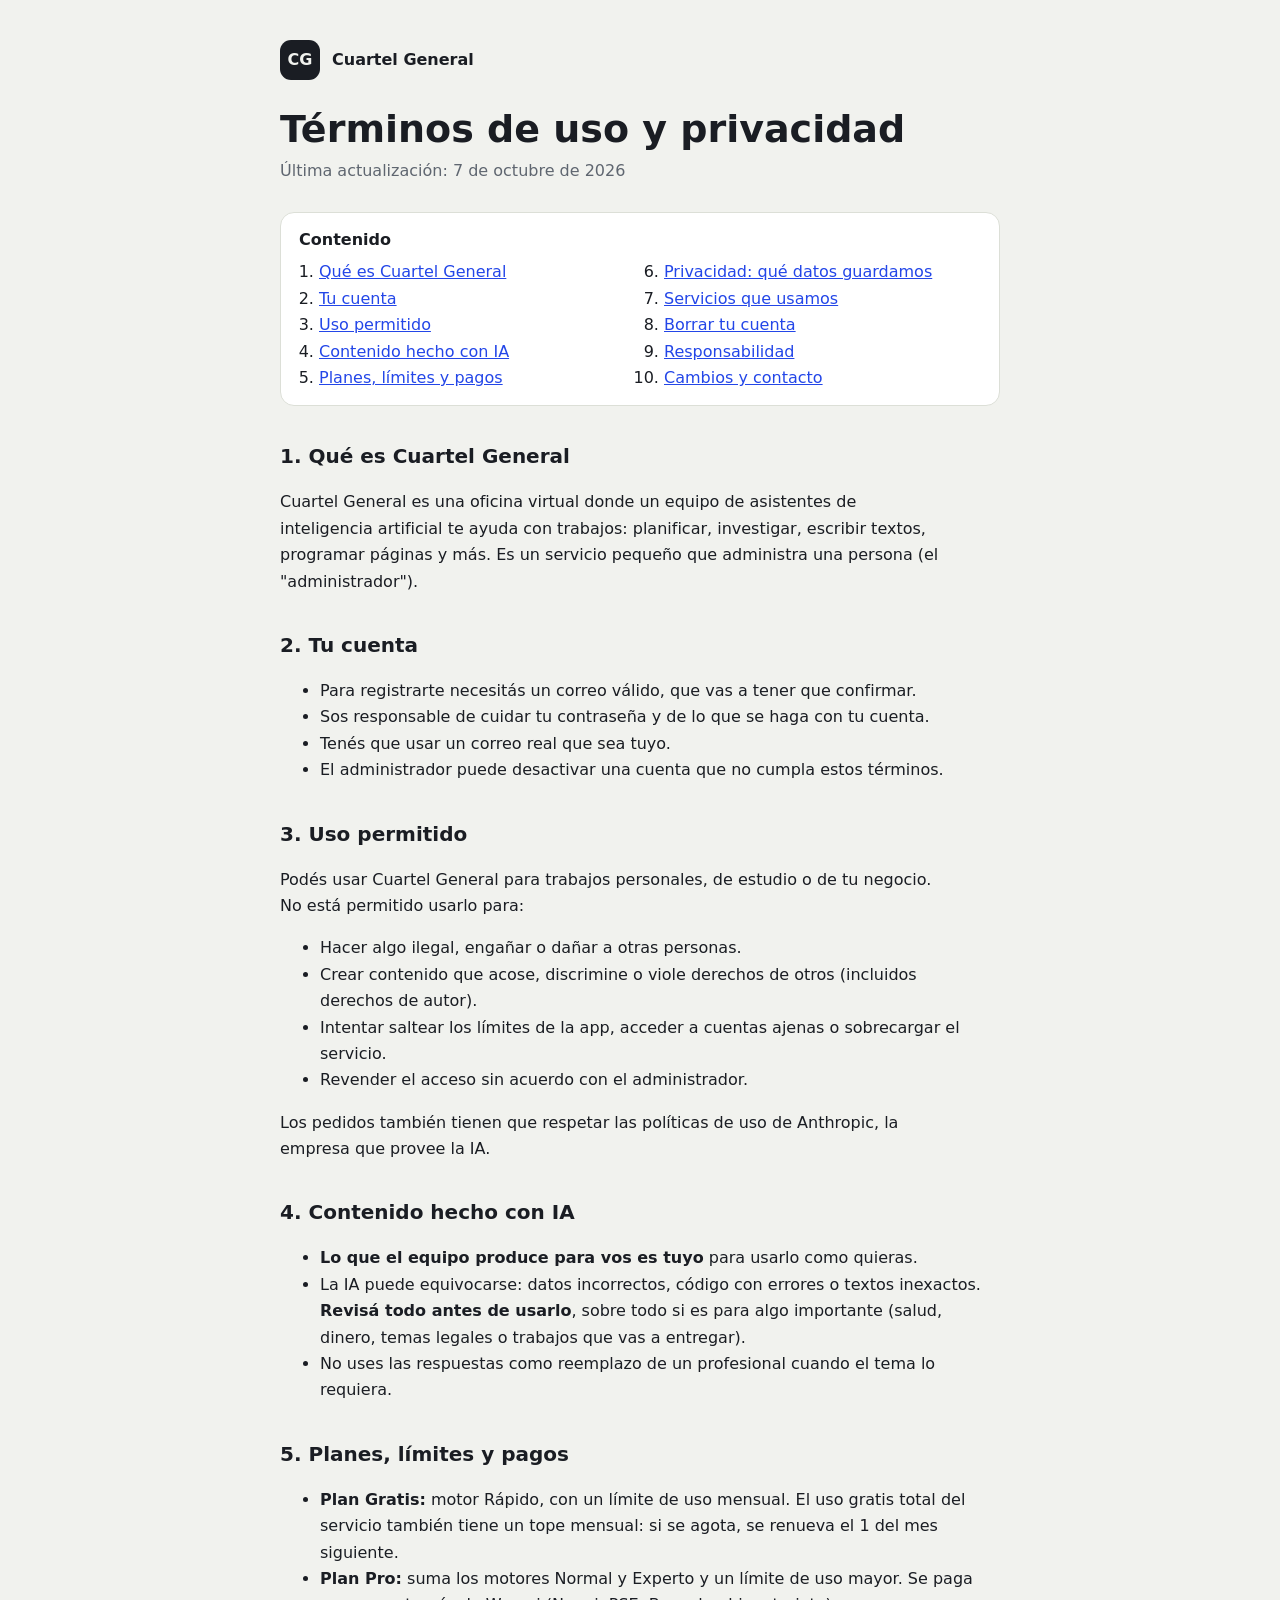
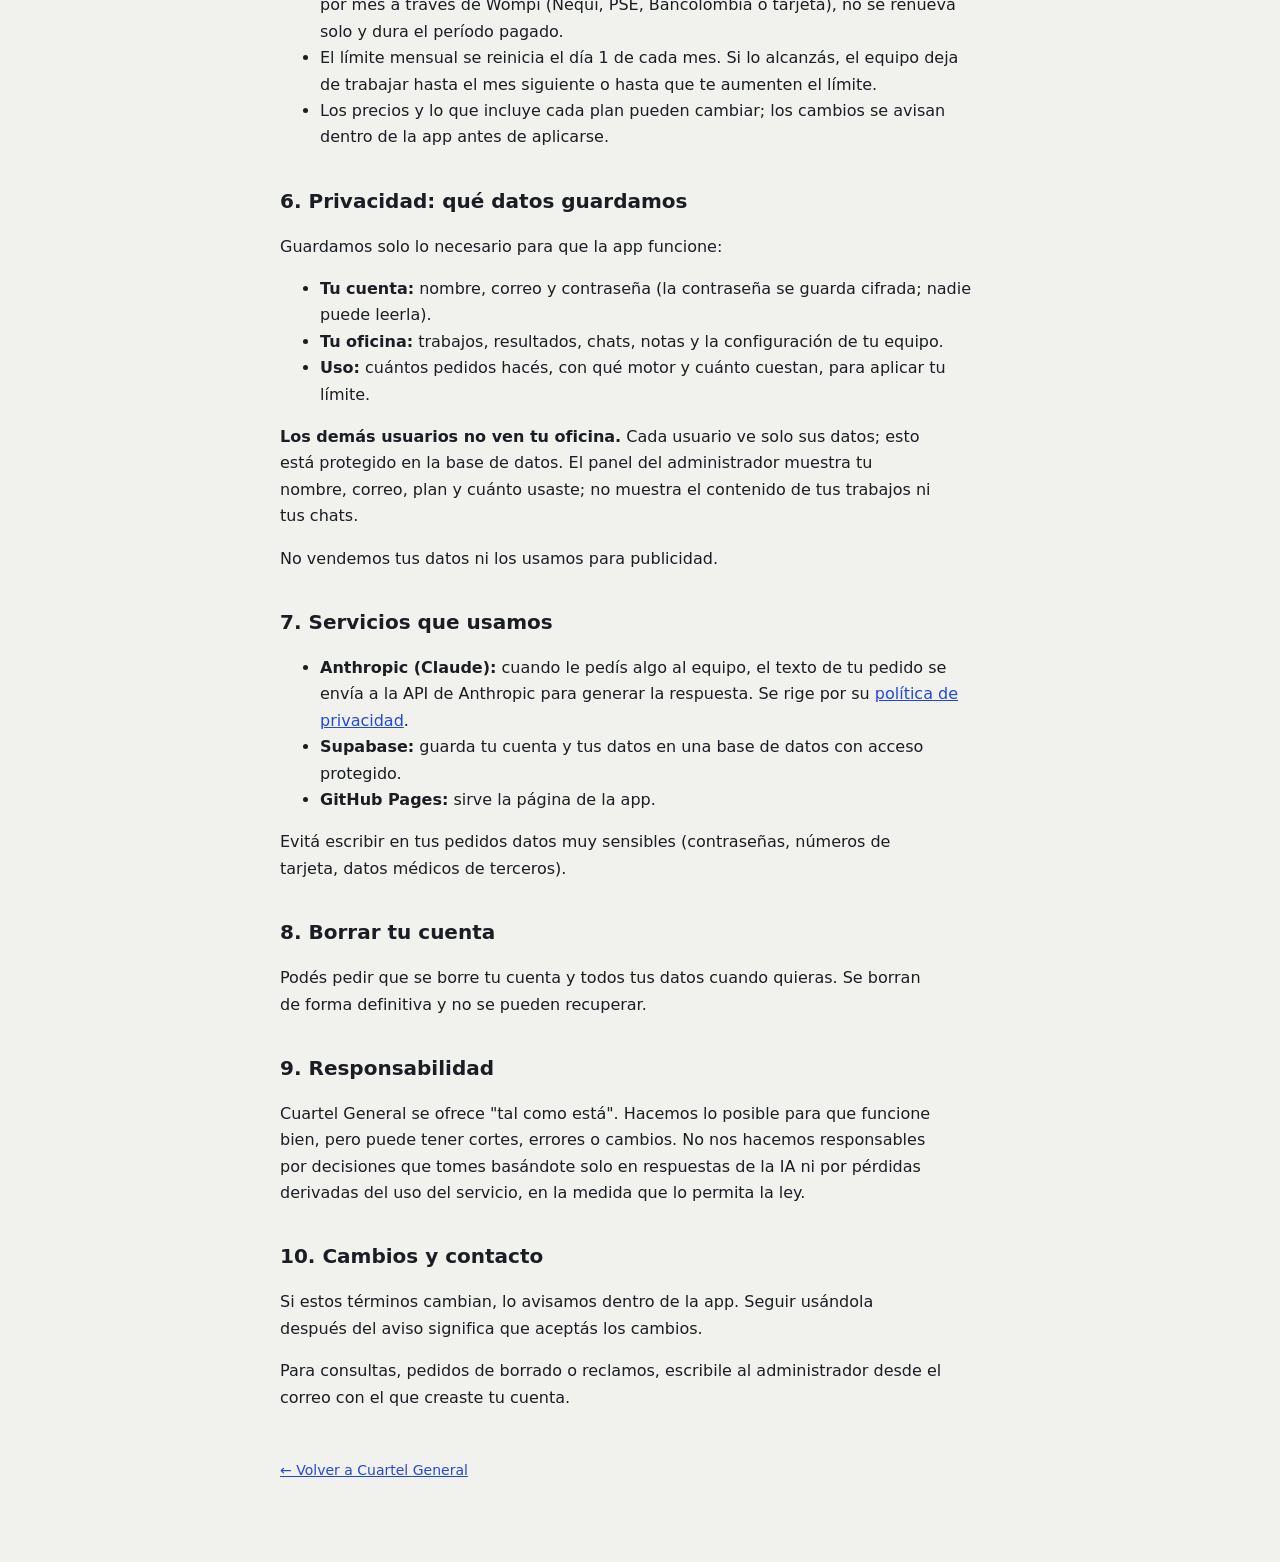
<file: terminos.html>
<!doctype html>
<html lang="es">
<head>
<meta charset="utf-8">
<meta name="viewport" content="width=device-width, initial-scale=1">
<title>Términos y privacidad · Cuartel General</title>
<meta name="description" content="Términos de uso y política de privacidad de Cuartel General.">
<link rel="icon" href="data:image/svg+xml,<svg xmlns='http://www.w3.org/2000/svg' viewBox='0 0 100 100'><rect width='100' height='100' rx='24' fill='%231A1D23'/><text x='50' y='64' font-size='42' text-anchor='middle' fill='white' font-family='Arial' font-weight='700'>CG</text></svg>">
<style>
  :root{--bg:#F1F2EE;--surface:#fff;--ink:#1A1D23;--muted:#5F6670;--line:#DCDFD7;--accent:#2346E8;color-scheme:light}
  @media (prefers-color-scheme: dark){:root{--bg:#111317;--surface:#191C21;--ink:#ECEEF2;--muted:#9AA1AC;--line:#2C3139;--accent:#7B93FF;color-scheme:dark}}
  *{box-sizing:border-box}
  body{margin:0;background:var(--bg);color:var(--ink);font:16px/1.65 system-ui,-apple-system,"Segoe UI",sans-serif;padding-inline:16px}
  main{max-width:720px;margin:0 auto;padding-block:40px 80px}
  .brand{display:flex;align-items:center;gap:12px;margin-bottom:28px;color:inherit;text-decoration:none}
  .logo{width:40px;height:40px;border-radius:11px;background:var(--ink);color:var(--bg);display:grid;place-items:center;font-weight:800}
  h1{font-size:clamp(28px,5vw,38px);line-height:1.15;margin:0 0 6px;text-wrap:balance}
  .upd{color:var(--muted);margin:0 0 28px}
  nav.toc{background:var(--surface);border:1px solid var(--line);border-radius:14px;padding:14px 18px;margin-bottom:28px}
  nav.toc ol{margin:6px 0 0;padding-left:20px;columns:2;column-gap:28px}
  @media (max-width:560px){nav.toc ol{columns:1}}
  h2{font-size:20px;margin:34px 0 8px;scroll-margin-top:16px}
  p,li{max-width:65ch}
  a{color:var(--accent)}
  .note{background:var(--surface);border:1px solid var(--line);border-left:4px solid var(--accent);border-radius:10px;padding:12px 16px;color:var(--muted);font-size:14.5px}
  footer{margin-top:48px;color:var(--muted);font-size:14px}
</style>
</head>
<body>
<main>
  <a class="brand" href="./"><span class="logo">CG</span><b>Cuartel General</b></a>
  <h1>Términos de uso y privacidad</h1>
  <p class="upd">Última actualización: 7 de octubre de 2026</p>

  <nav class="toc" aria-label="Contenido"><b>Contenido</b>
    <ol>
      <li><a href="#servicio">Qué es Cuartel General</a></li>
      <li><a href="#cuenta">Tu cuenta</a></li>
      <li><a href="#uso">Uso permitido</a></li>
      <li><a href="#ia">Contenido hecho con IA</a></li>
      <li><a href="#planes">Planes, límites y pagos</a></li>
      <li><a href="#privacidad">Privacidad: qué datos guardamos</a></li>
      <li><a href="#terceros">Servicios que usamos</a></li>
      <li><a href="#borrar">Borrar tu cuenta</a></li>
      <li><a href="#garantia">Responsabilidad</a></li>
      <li><a href="#cambios">Cambios y contacto</a></li>
    </ol>
  </nav>

  <h2 id="servicio">1. Qué es Cuartel General</h2>
  <p>Cuartel General es una oficina virtual donde un equipo de asistentes de inteligencia artificial te ayuda con trabajos: planificar, investigar, escribir textos, programar páginas y más. Es un servicio pequeño que administra una persona (el "administrador").</p>

  <h2 id="cuenta">2. Tu cuenta</h2>
  <ul>
    <li>Para registrarte necesitás un correo válido, que vas a tener que confirmar.</li>
    <li>Sos responsable de cuidar tu contraseña y de lo que se haga con tu cuenta.</li>
    <li>Tenés que usar un correo real que sea tuyo.</li>
    <li>El administrador puede desactivar una cuenta que no cumpla estos términos.</li>
  </ul>

  <h2 id="uso">3. Uso permitido</h2>
  <p>Podés usar Cuartel General para trabajos personales, de estudio o de tu negocio. No está permitido usarlo para:</p>
  <ul>
    <li>Hacer algo ilegal, engañar o dañar a otras personas.</li>
    <li>Crear contenido que acose, discrimine o viole derechos de otros (incluidos derechos de autor).</li>
    <li>Intentar saltear los límites de la app, acceder a cuentas ajenas o sobrecargar el servicio.</li>
    <li>Revender el acceso sin acuerdo con el administrador.</li>
  </ul>
  <p>Los pedidos también tienen que respetar las políticas de uso de Anthropic, la empresa que provee la IA.</p>

  <h2 id="ia">4. Contenido hecho con IA</h2>
  <ul>
    <li><b>Lo que el equipo produce para vos es tuyo</b> para usarlo como quieras.</li>
    <li>La IA puede equivocarse: datos incorrectos, código con errores o textos inexactos. <b>Revisá todo antes de usarlo</b>, sobre todo si es para algo importante (salud, dinero, temas legales o trabajos que vas a entregar).</li>
    <li>No uses las respuestas como reemplazo de un profesional cuando el tema lo requiera.</li>
  </ul>

  <h2 id="planes">5. Planes, límites y pagos</h2>
  <ul>
    <li><b>Plan Gratis:</b> motor Rápido, con un límite de uso mensual. El uso gratis total del servicio también tiene un tope mensual: si se agota, se renueva el 1 del mes siguiente.</li>
    <li><b>Plan Pro:</b> suma los motores Normal y Experto y un límite de uso mayor. Se paga por mes a través de Wompi (Nequi, PSE, Bancolombia o tarjeta), no se renueva solo y dura el período pagado.</li>
    <li>El límite mensual se reinicia el día 1 de cada mes. Si lo alcanzás, el equipo deja de trabajar hasta el mes siguiente o hasta que te aumenten el límite.</li>
    <li>Los precios y lo que incluye cada plan pueden cambiar; los cambios se avisan dentro de la app antes de aplicarse.</li>
  </ul>

  <h2 id="privacidad">6. Privacidad: qué datos guardamos</h2>
  <p>Guardamos solo lo necesario para que la app funcione:</p>
  <ul>
    <li><b>Tu cuenta:</b> nombre, correo y contraseña (la contraseña se guarda cifrada; nadie puede leerla).</li>
    <li><b>Tu oficina:</b> trabajos, resultados, chats, notas y la configuración de tu equipo.</li>
    <li><b>Uso:</b> cuántos pedidos hacés, con qué motor y cuánto cuestan, para aplicar tu límite.</li>
  </ul>
  <p><b>Los demás usuarios no ven tu oficina.</b> Cada usuario ve solo sus datos; esto está protegido en la base de datos. El panel del administrador muestra tu nombre, correo, plan y cuánto usaste; no muestra el contenido de tus trabajos ni tus chats.</p>
  <p>No vendemos tus datos ni los usamos para publicidad.</p>

  <h2 id="terceros">7. Servicios que usamos</h2>
  <ul>
    <li><b>Anthropic (Claude):</b> cuando le pedís algo al equipo, el texto de tu pedido se envía a la API de Anthropic para generar la respuesta. Se rige por su <a href="https://www.anthropic.com/legal/privacy" rel="noopener">política de privacidad</a>.</li>
    <li><b>Supabase:</b> guarda tu cuenta y tus datos en una base de datos con acceso protegido.</li>
    <li><b>GitHub Pages:</b> sirve la página de la app.</li>
  </ul>
  <p>Evitá escribir en tus pedidos datos muy sensibles (contraseñas, números de tarjeta, datos médicos de terceros).</p>

  <h2 id="borrar">8. Borrar tu cuenta</h2>
  <p>Podés pedir que se borre tu cuenta y todos tus datos cuando quieras. Se borran de forma definitiva y no se pueden recuperar.</p>

  <h2 id="garantia">9. Responsabilidad</h2>
  <p>Cuartel General se ofrece "tal como está". Hacemos lo posible para que funcione bien, pero puede tener cortes, errores o cambios. No nos hacemos responsables por decisiones que tomes basándote solo en respuestas de la IA ni por pérdidas derivadas del uso del servicio, en la medida que lo permita la ley.</p>

  <h2 id="cambios">10. Cambios y contacto</h2>
  <p>Si estos términos cambian, lo avisamos dentro de la app. Seguir usándola después del aviso significa que aceptás los cambios.</p>
  <p>Para consultas, pedidos de borrado o reclamos, escribile al administrador desde el correo con el que creaste tu cuenta.</p>

  <footer><a href="./">← Volver a Cuartel General</a></footer>
</main>
</body>
</html>
</file>
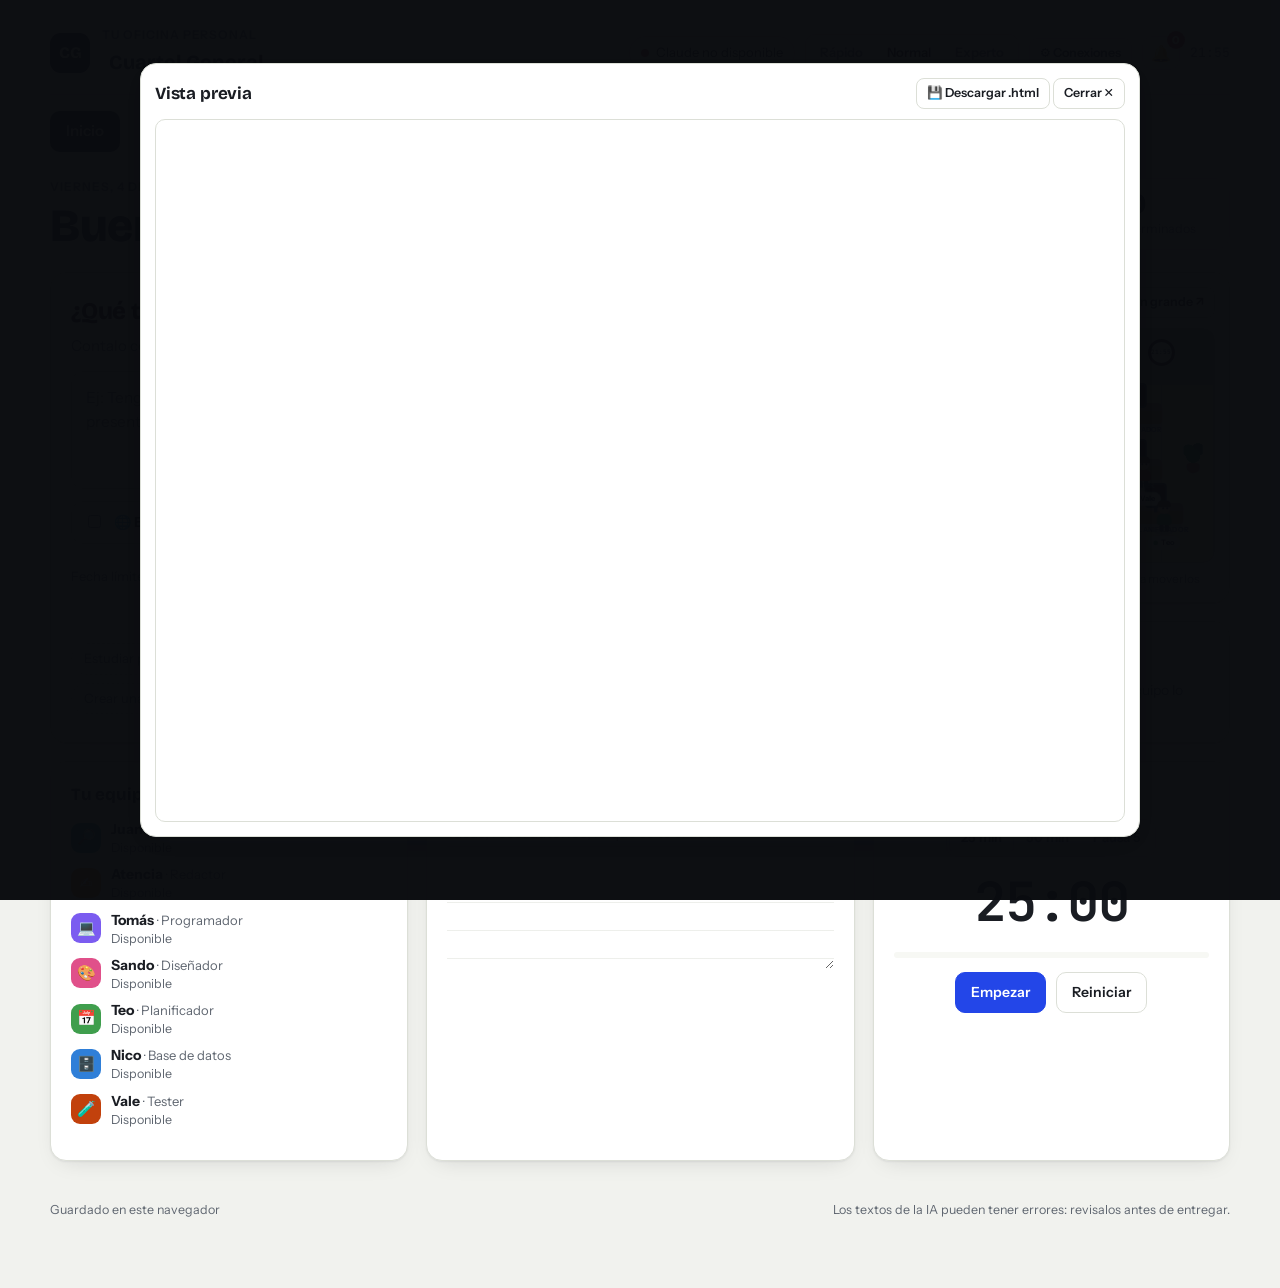
<file: src/oficina-base.html>
<title>Cuartel General</title>
<link rel="preconnect" href="https://fonts.googleapis.com">
<link rel="stylesheet" href="https://fonts.googleapis.com/css2?family=Bricolage+Grotesque:opsz,wght@12..96,500;12..96,700;12..96,800&family=Instrument+Sans:wght@400;500;600;700&family=JetBrains+Mono:wght@400;600&display=swap">
<style>
:root{
  --bg:#F1F2EE; --surface:#FFFFFF; --surface2:#F7F8F4; --ink:#1A1D23; --muted:#5F6670; --line:#DCDFD7;
  --accent:#2346E8; --accent-soft:#E4E9FF; --accent-ink:#FFFFFF;
  --floor:#E7E2D6; --floor-line:#DCD6C7; --wall:#D9DED3; --wall-dark:#C9CFC2; --desk:#B88A5E; --desk-top:#CFA275;
  --good:#2E8B47; --warn:#B7791F; --bad:#C53B3B;
  --shadow:0 1px 2px rgba(20,24,30,.06),0 8px 24px -12px rgba(20,24,30,.18);
  --display:"Bricolage Grotesque",ui-sans-serif,system-ui,sans-serif;
  --body:"Instrument Sans",ui-sans-serif,system-ui,"Segoe UI",sans-serif;
  --mono:"JetBrains Mono",ui-monospace,Consolas,monospace;
}
@media (prefers-color-scheme: dark){:root:not([data-theme="light"]){
  color-scheme:dark;
  --bg:#111317; --surface:#191C21; --surface2:#1F232A; --ink:#ECEEF2; --muted:#9AA1AC; --line:#2C3139;
  --accent:#7B93FF; --accent-soft:#232B4D; --accent-ink:#0B0E1A;
  --floor:#22252B; --floor-line:#2A2E35; --wall:#2B3038; --wall-dark:#252930; --desk:#6E5038; --desk-top:#85623F;
  --good:#5CC27A; --warn:#E3A84B; --bad:#EE6B6B;
  --shadow:0 1px 2px rgba(0,0,0,.3),0 10px 30px -14px rgba(0,0,0,.6);
}}
:root[data-theme="dark"]{
  color-scheme:dark;
  --bg:#111317; --surface:#191C21; --surface2:#1F232A; --ink:#ECEEF2; --muted:#9AA1AC; --line:#2C3139;
  --accent:#7B93FF; --accent-soft:#232B4D; --accent-ink:#0B0E1A;
  --floor:#22252B; --floor-line:#2A2E35; --wall:#2B3038; --wall-dark:#252930; --desk:#6E5038; --desk-top:#85623F;
  --good:#5CC27A; --warn:#E3A84B; --bad:#EE6B6B;
  --shadow:0 1px 2px rgba(0,0,0,.3),0 10px 30px -14px rgba(0,0,0,.6);
}
*{box-sizing:border-box}
body{background:var(--bg);color:var(--ink);font-family:var(--body);font-size:15px;line-height:1.5}
button,input,textarea,select{font:inherit;color:inherit}
button{cursor:pointer}
:focus-visible{outline:2px solid var(--accent);outline-offset:2px}
.app{max-width:1220px;margin:0 auto;padding-inline:20px;padding-block:18px 60px}
h1,h2,h3{font-family:var(--display);text-wrap:balance;margin:0;letter-spacing:-.01em}
.eyebrow{font-size:12px;letter-spacing:.08em;text-transform:uppercase;color:var(--muted);margin:0;font-weight:600}

/* top */
.top{display:flex;align-items:center;justify-content:space-between;gap:14px;flex-wrap:wrap;padding-bottom:14px;border-bottom:1px solid var(--line)}
.brand{display:flex;align-items:center;gap:12px;min-width:0}
.logo{width:40px;height:40px;border-radius:11px;background:var(--ink);color:var(--bg);display:grid;place-items:center;font-family:var(--display);font-weight:800;font-size:16px;flex:none}
#officeName{font-family:var(--display);font-weight:700;font-size:20px;border:1px solid transparent;background:transparent;border-radius:8px;padding:2px 6px;width:min(320px,60vw)}
#officeName:hover,#officeName:focus{border-color:var(--line);background:var(--surface)}
.topr{display:flex;align-items:center;gap:10px;flex-wrap:wrap}
.pill{display:inline-flex;align-items:center;gap:7px;font-size:13px;padding:6px 11px;border-radius:999px;border:1px solid var(--line);background:var(--surface);white-space:nowrap}
.dot{width:8px;height:8px;border-radius:50%;background:var(--muted)}
.pill.ok .dot{background:var(--good)} .pill.off .dot{background:var(--bad)}
.seg{display:inline-flex;background:var(--surface2);border:1px solid var(--line);border-radius:10px;padding:3px;gap:2px}
.seg button{border:0;background:transparent;padding:5px 11px;border-radius:7px;font-size:13px;font-weight:600;color:var(--muted)}
.seg button.on{background:var(--surface);color:var(--ink);box-shadow:var(--shadow)}
.clock{font-family:var(--mono);font-size:13px;color:var(--muted);font-variant-numeric:tabular-nums}

nav.tabs{display:flex;gap:4px;margin:16px 0 26px;flex-wrap:wrap}
nav.tabs button{border:0;background:transparent;padding:9px 16px;border-radius:10px;font-weight:600;color:var(--muted);display:flex;align-items:center;gap:8px}
nav.tabs button:hover{background:var(--surface)}
nav.tabs button.on{background:var(--ink);color:var(--bg)}
nav.tabs .count{font-family:var(--mono);font-size:11px;background:var(--accent);color:var(--accent-ink);border-radius:999px;padding:1px 7px}

.card{background:var(--surface);border:1px solid var(--line);border-radius:16px;padding:20px;box-shadow:var(--shadow)}
.card h3{font-size:17px;margin-bottom:12px}
.btn{border:1px solid var(--line);background:var(--surface);padding:9px 15px;border-radius:10px;font-weight:600;font-size:14px;transition:background .15s,border-color .15s}
.btn:hover{border-color:var(--ink)}
.btn.primary{background:var(--accent);border-color:var(--accent);color:var(--accent-ink)}
.btn.primary:hover{filter:brightness(1.08)}
.btn.sm{padding:5px 10px;font-size:12.5px;border-radius:8px}
.btn.ghost{background:transparent}
.btn.danger{color:var(--bad)}
.btn:disabled{opacity:.55;cursor:default}
.muted{color:var(--muted)}

/* home */
.hello{display:flex;justify-content:space-between;align-items:flex-end;gap:20px;flex-wrap:wrap;margin-bottom:22px}
.hello h1{font-size:clamp(30px,4.6vw,46px);font-weight:800;line-height:1.05;margin-top:6px}
.kpis{display:flex;gap:10px;flex-wrap:wrap}
.kpi{background:var(--surface);border:1px solid var(--line);border-radius:14px;padding:10px 16px;min-width:118px}
.kpi b{display:block;font-family:var(--display);font-size:28px;font-weight:800;font-variant-numeric:tabular-nums;line-height:1.1}
.kpi span{font-size:12.5px;color:var(--muted)}
.home-grid{display:grid;grid-template-columns:1.6fr 1fr;gap:18px}
.home-grid2{display:grid;grid-template-columns:1fr 1.2fr 1fr;gap:18px;margin-top:18px}
@media (max-width:1000px){.home-grid2{grid-template-columns:1fr 1fr}.home-grid2>:last-child{grid-column:1/-1}}
@media (max-width:900px){.home-grid{grid-template-columns:1fr}}
@media (max-width:620px){.home-grid2{grid-template-columns:1fr}}
.officecard{padding:14px}
.ochead{display:flex;justify-content:space-between;align-items:center;gap:8px;margin-bottom:10px}
.ochead h3{margin:0}
.ohint{font-size:12px;margin:8px 0 0}
#homeScene .scene{border-radius:12px;box-shadow:none}
/* menú contextual */
#ctx{position:fixed;z-index:450;background:var(--surface);border:1px solid var(--line);border-radius:12px;box-shadow:0 12px 40px -10px rgba(0,0,0,.35);padding:6px;min-width:210px}
#ctx .ch{display:flex;align-items:center;gap:9px;padding:6px 8px 8px;border-bottom:1px solid var(--line);margin-bottom:4px}
#ctx .ch small{display:block;color:var(--muted);font-size:12px}
#ctx button{display:flex;gap:10px;align-items:center;width:100%;border:0;background:transparent;padding:7px 9px;border-radius:8px;font-size:14px;text-align:left}
#ctx button:hover,#ctx button:focus-visible{background:var(--accent-soft);outline:none}
#ctx hr{border:0;border-top:1px solid var(--line);margin:4px 0}
.scene.picking{cursor:crosshair}
/* poses */
.sit .p-leg{height:5px;top:37px;transform:none!important}
.sit .bob{transform:translateY(4px)}
.sit .fig::after{content:"";position:absolute;left:-2px;right:-2px;top:34px;height:9px;border-radius:4px;background:#4A505C;z-index:-1}
.dance .bob{animation:dance .5s infinite alternate ease-in-out}
@keyframes dance{0%{transform:rotate(-12deg) translateY(0)}100%{transform:rotate(12deg) translateY(-6px)}}
.hop .bob{animation:hop .45s 3 ease-out}
@keyframes hop{50%{transform:translateY(-12px)}}
.sleep .bob{transform:rotate(80deg) translate(6px,-2px)}
.agent.drag{transition:none!important;cursor:grabbing;filter:drop-shadow(0 10px 8px rgba(0,0,0,.25))}
.agent.drag .bob{transform:translateY(-8px)}
.agent{touch-action:none}
.side{display:flex;flex-direction:column;gap:18px}
.home-grid>*,.home-grid2>*,.side>*,.chat>*,.plist>*{min-width:0}
@media (max-width:520px){.card{padding:16px}.kpi{min-width:0;flex:1 1 40%}.ochead{flex-wrap:wrap}}
.composer h2{font-size:24px;font-weight:800}
.composer p{margin:6px 0 14px;color:var(--muted)}
textarea.big{width:100%;min-height:118px;resize:vertical;border:1px solid var(--line);background:var(--surface2);border-radius:12px;padding:14px;font-size:15.5px;line-height:1.5}
textarea.big:focus{outline:none;border-color:var(--accent);box-shadow:0 0 0 3px var(--accent-soft)}
.crow{display:flex;gap:10px;align-items:center;flex-wrap:wrap;margin-top:12px}
.crow label{font-size:13px;color:var(--muted);display:flex;align-items:center;gap:8px}
.in,input[type=date]{font-weight:400;color:var(--ink);border:1px solid var(--line);background:var(--surface2);border-radius:9px;padding:7px 10px;font-size:14px}
.chips{display:flex;gap:8px;flex-wrap:wrap;margin-top:14px}
.chip{border:1px dashed var(--line);background:transparent;border-radius:999px;padding:5px 12px;font-size:13px;color:var(--muted)}
.chip:hover{border-style:solid;color:var(--ink);border-color:var(--ink)}
#planStatus{margin-top:12px;font-size:14px;min-height:20px}
.spin{display:inline-block;width:12px;height:12px;border:2px solid currentColor;border-right-color:transparent;border-radius:50%;animation:sp .7s linear infinite;vertical-align:-1px;margin-right:6px}
@keyframes sp{to{transform:rotate(360deg)}}
.up{display:flex;flex-direction:column;gap:2px}
.uprow{display:flex;justify-content:space-between;gap:10px;padding:9px 0;border-top:1px solid var(--line);font-size:14px;cursor:pointer}
.uprow:first-child{border-top:0}
.uprow span:first-child{overflow:hidden;text-overflow:ellipsis;white-space:nowrap}
.due{font-family:var(--mono);font-size:12px;white-space:nowrap;color:var(--muted)}
.due.late{color:var(--bad)} .due.soon{color:var(--warn)}
.team-st{display:flex;flex-direction:column;gap:8px;margin-bottom:12px}
.tsrow{display:flex;align-items:center;gap:10px;font-size:14px}
.av{width:30px;height:30px;border-radius:9px;display:grid;place-items:center;background:var(--c);color:#fff;font-size:15px;flex:none}
.tsrow small{display:block;color:var(--muted);font-size:12.5px;line-height:1.3;overflow:hidden;text-overflow:ellipsis;white-space:nowrap;max-width:240px}
.tsrow .busy{color:var(--c);font-weight:600}
#notes{width:100%;min-height:150px;resize:vertical;border:0;background:repeating-linear-gradient(var(--surface),var(--surface) 27px,var(--line) 28px);line-height:28px;padding:0 2px;font-size:15px}
#notes:focus{outline:none}
.focus{display:flex;flex-direction:column;align-items:center;text-align:center}
.ftime{font-family:var(--mono);font-size:54px;font-weight:600;font-variant-numeric:tabular-nums;letter-spacing:-.02em;margin:4px 0 10px}
.fbar{width:100%;height:6px;border-radius:9px;background:var(--surface2);overflow:hidden;margin-bottom:14px}
.fbar i{display:block;height:100%;background:var(--accent);width:0;transition:width .5s}

/* projects */
.sechead{display:flex;align-items:center;justify-content:space-between;gap:14px;flex-wrap:wrap;margin-bottom:18px}
.sechead h2{font-size:30px;font-weight:800}
.plist{display:flex;flex-direction:column;gap:14px}
.proj{background:var(--surface);border:1px solid var(--line);border-radius:16px;box-shadow:var(--shadow);overflow:hidden}
.proj.done{opacity:.75}
.phead{display:grid;grid-template-columns:1fr auto;gap:14px;padding:16px 18px;cursor:pointer;align-items:center}
.ptitle{font-family:var(--display);font-weight:700;font-size:19px;display:flex;align-items:center;gap:10px;flex-wrap:wrap}
.prio{font-family:var(--body);font-size:11px;font-weight:700;letter-spacing:.06em;text-transform:uppercase;padding:2px 8px;border-radius:999px;border:1px solid}
.prio.alta{color:var(--bad)} .prio.media{color:var(--warn)} .prio.baja{color:var(--good)}
.psum{color:var(--muted);font-size:14px;margin-top:3px}
.pright{display:flex;align-items:center;gap:14px}
.prog{width:120px}
.prog .t{font-family:var(--mono);font-size:12px;color:var(--muted);display:flex;justify-content:space-between}
.prog .b{height:6px;background:var(--surface2);border-radius:9px;overflow:hidden;margin-top:4px;border:1px solid var(--line)}
.prog .b i{display:block;height:100%;background:var(--good)}
.caret{transition:transform .2s;color:var(--muted)}
.proj.open .caret{transform:rotate(180deg)}
.pbody{border-top:1px solid var(--line);padding:6px 18px 18px;background:var(--surface2)}
.tip{font-size:14px;background:var(--accent-soft);border-radius:10px;padding:9px 12px;margin:12px 0 4px}
.steps{list-style:none;margin:8px 0 0;padding:0}
.step{display:grid;grid-template-columns:auto 1fr;gap:12px;padding:12px 0;border-bottom:1px solid var(--line)}
.chk{width:24px;height:24px;border-radius:7px;border:2px solid var(--line);background:var(--surface);display:grid;place-items:center;color:transparent;font-weight:800;font-size:13px;margin-top:1px}
.step.done .chk{background:var(--good);border-color:var(--good);color:#fff}
.step.done .stx{text-decoration:line-through;color:var(--muted)}
.smeta{display:flex;align-items:center;gap:8px;flex-wrap:wrap;margin-top:6px;font-size:12.5px;color:var(--muted)}
.smeta select{border:1px solid var(--line);background:var(--surface);border-radius:7px;padding:3px 6px;font-size:12.5px}
.sres{margin-top:10px;background:var(--surface);border:1px solid var(--line);border-left:3px solid var(--c);border-radius:10px;padding:12px 14px;font-size:14.5px;overflow-x:auto;max-height:420px;overflow-y:auto}
.sres .by{font-size:12px;font-weight:700;color:var(--c);margin-bottom:6px}
.addstep{display:flex;gap:8px;margin-top:12px;flex-wrap:wrap}
.addstep input{flex:1;min-width:180px}
.pfoot{display:flex;gap:8px;flex-wrap:wrap;margin-top:14px;justify-content:flex-end}
.empty{text-align:center;padding:40px 20px;border:1px dashed var(--line);border-radius:16px;color:var(--muted)}
.empty b{display:block;color:var(--ink);font-family:var(--display);font-size:20px;margin-bottom:6px}

/* markdown */
.md p{margin:0 0 8px} .md p:last-child{margin-bottom:0}
.md h4{font-family:var(--display);font-size:16px;margin:10px 0 6px}
.md ul,.md ol{margin:4px 0 8px;padding-left:22px}
.md code{font-family:var(--mono);font-size:.88em;background:var(--surface2);padding:1px 5px;border-radius:5px}
.md pre{background:#14171C;color:#E6E9EF;padding:12px;border-radius:10px;overflow-x:auto;font-size:13px}
.md pre code{background:none;padding:0;color:inherit}

/* office scene */
.scene{isolation:isolate;position:relative;width:100%;aspect-ratio:16/9;border-radius:18px;overflow:hidden;border:1px solid var(--line);box-shadow:var(--shadow);container-type:inline-size;user-select:none;
  background:repeating-linear-gradient(90deg,var(--floor) 0 calc(12.5% - 1px),var(--floor-line) calc(12.5% - 1px) 12.5%),var(--floor)}
.wall{position:absolute;left:0;right:0;top:0;height:24%;background:linear-gradient(var(--wall),var(--wall) 85%,var(--wall-dark) 85%)}
.win{position:absolute;top:16%;height:52%;width:13%;border-radius:6px;background:linear-gradient(180deg,#9FD0F0,#CFE8F7);border:4px solid var(--surface);box-shadow:inset 0 0 0 2px rgba(0,0,0,.05)}
.win::after{content:"";position:absolute;left:50%;top:0;bottom:0;width:3px;background:var(--surface);transform:translateX(-50%)}
.board{position:absolute;top:12%;left:57%;width:20%;height:62%;background:var(--surface);border:3px solid var(--wall-dark);border-radius:6px;padding:4px 8px;font-family:var(--mono);font-size:clamp(7px,1.15cqi,12px);line-height:1.4;color:var(--ink);overflow:hidden}
.board b{color:var(--accent)}
.wclock{position:absolute;top:18%;left:84%;width:6.5cqi;height:6.5cqi;border-radius:50%;background:var(--surface);border:3px solid var(--ink);display:grid;place-items:center;font-family:var(--mono);font-size:clamp(6px,1.1cqi,11px);font-weight:600}
.desk{position:absolute;transform:translate(-50%,-100%);width:13%;height:9%;background:var(--desk);border-radius:5px 5px 3px 3px;box-shadow:0 6px 0 -2px rgba(0,0,0,.12)}
.desk::before{content:"";position:absolute;left:0;right:0;top:0;height:35%;background:var(--desk-top);border-radius:5px 5px 0 0}
.monitor{position:absolute;left:50%;bottom:78%;transform:translateX(-50%);width:42%;height:120%;background:#1C2028;border-radius:4px;border:2px solid #2E3440}
.monitor::after{content:"";position:absolute;left:50%;bottom:-30%;width:16%;height:30%;background:#2E3440;transform:translateX(-50%)}
.desk.busy .monitor{background:var(--c);box-shadow:0 0 18px var(--c)}
.dlabel{position:absolute;top:104%;left:50%;transform:translateX(-50%);font-size:clamp(7px,1.05cqi,11px);font-weight:700;color:var(--muted);white-space:nowrap;letter-spacing:.04em;text-transform:uppercase}
.prop{position:absolute;transform:translate(-50%,-100%)}
.plant{width:4.5%;aspect-ratio:1/1.6}
.plant::before{content:"";position:absolute;left:15%;right:15%;bottom:0;height:35%;background:#B5653B;border-radius:3px 3px 6px 6px}
.plant::after{content:"";position:absolute;left:0;right:0;top:0;height:70%;background:radial-gradient(circle at 50% 60%,#3D9A55 0 45%,transparent 46%),radial-gradient(circle at 25% 35%,#4CAF63 0 30%,transparent 31%),radial-gradient(circle at 75% 30%,#2F8746 0 30%,transparent 31%)}
.coffee{width:5%;aspect-ratio:1/1.5;background:#3A3F49;border-radius:5px}
.coffee::before{content:"";position:absolute;left:20%;right:20%;top:15%;height:22%;background:#E05050;border-radius:3px}
.coffee::after{content:"☕";position:absolute;left:50%;bottom:8%;transform:translateX(-50%);font-size:clamp(8px,1.6cqi,16px)}
.sofa{width:16%;height:9%;background:#5967C9;border-radius:12px 12px 6px 6px;box-shadow:inset 0 -35% 0 rgba(0,0,0,.12)}
.rug{position:absolute;left:31%;top:54%;width:38%;height:34%;border-radius:50%;background:var(--accent-soft);opacity:.8}
.mtable{position:absolute;left:50%;top:71%;transform:translate(-50%,-50%);width:25%;height:11%;border-radius:999px;background:var(--desk);box-shadow:0 7px 0 -2px rgba(0,0,0,.14);z-index:81}
.mtable::before{content:"";position:absolute;inset:0 0 35% 0;border-radius:999px;background:var(--desk-top)}
.mtable::after{content:"☕ 📄 ☕";position:absolute;left:50%;top:22%;transform:translateX(-50%);font-size:clamp(7px,1.3cqi,13px);letter-spacing:.6em;white-space:nowrap}
.chair{position:absolute;transform:translate(-50%,-100%);width:3.6%;height:6.5%;background:#4A505C;border-radius:5px 5px 2px 2px}
.chair::after{content:"";position:absolute;left:-12%;right:-12%;bottom:0;height:35%;background:#5B6270;border-radius:3px}
.agent.me{cursor:default;opacity:0;transition-property:left,top,opacity}
.agent.me.on{opacity:1}
.meetbar{position:absolute;left:1.5%;top:3%;z-index:200;display:flex;align-items:center;gap:8px;background:var(--surface);border:1px solid var(--line);border-radius:999px;padding:4px 6px 4px 12px;font-size:clamp(10px,1.3cqi,13px);font-weight:600;box-shadow:var(--shadow)}
.meetbar .btn{padding:3px 10px;font-size:12px}
.agent{position:absolute;transform:translate(-50%,-100%);transition-property:left,top;transition-timing-function:linear;cursor:pointer;display:flex;flex-direction:column;align-items:center;background:none;border:0;padding:0}
@container (max-width:640px){.agent{scale:.68}}
.fig{position:relative;width:30px;height:48px}
.left .fig{transform:scaleX(-1)}
.bob{position:absolute;inset:0}
.walk .bob{animation:bob .32s infinite alternate ease-in-out}
@keyframes bob{to{transform:translateY(-3px)}}
.fig::before{content:"";position:absolute;left:2px;right:2px;bottom:-3px;height:7px;border-radius:50%;background:rgba(0,0,0,.18)}
.p-head{position:absolute;left:6px;top:3px;width:18px;height:18px;border-radius:50%;background:var(--skin)}
.p-head::after{content:"";position:absolute;right:3px;top:8px;width:3px;height:3px;border-radius:50%;background:#1a1a1a;box-shadow:-6px 0 0 #1a1a1a}
.p-hair{position:absolute;left:5px;top:1px;width:20px;height:10px;border-radius:11px 11px 3px 6px;background:var(--hair);z-index:2}
.p-torso{position:absolute;left:4px;top:20px;width:22px;height:17px;border-radius:9px 9px 4px 4px;background:var(--c)}
.p-leg{position:absolute;top:36px;width:6px;height:11px;border-radius:3px;background:#2A2F3A}
.p-leg.a{left:8px} .p-leg.b{left:16px}
.walk .p-leg.a{animation:la .32s infinite alternate} .walk .p-leg.b{animation:la .32s infinite alternate-reverse}
@keyframes la{from{transform:translateY(-2px)}to{transform:translateY(1px)}}
.ntag{margin-top:5px;font-size:11px;font-weight:700;background:var(--surface);border:1px solid var(--line);border-radius:999px;padding:1px 8px;display:flex;gap:5px;align-items:center;white-space:nowrap;color:var(--ink)}
.ntag::before{content:"";width:7px;height:7px;border-radius:50%;background:var(--c)}
.agent:hover .ntag,.agent:focus-visible .ntag{border-color:var(--c)}
.bub{position:absolute;bottom:calc(100% + 4px);left:50%;transform:translate(-50%,4px);background:var(--surface);color:var(--ink);border:1px solid var(--line);border-radius:10px;padding:4px 9px;font-size:11.5px;white-space:nowrap;opacity:0;transition:opacity .25s,transform .25s;pointer-events:none;box-shadow:var(--shadow);max-width:200px;overflow:hidden;text-overflow:ellipsis}
.bub.show{opacity:1;transform:translate(-50%,0)}
.bub.work{border-color:var(--c)}
.roles{display:grid;grid-template-columns:repeat(4,1fr);gap:12px;margin-top:18px}
@media (max-width:1000px){.roles{grid-template-columns:repeat(2,1fr)}}
@media (max-width:520px){.roles{grid-template-columns:1fr}}
.role{background:var(--surface);border:1px solid var(--line);border-radius:14px;padding:14px;display:flex;flex-direction:column;gap:8px;border-top:4px solid var(--c)}
.role h3{font-size:17px;margin:0}
.role .r{font-size:12px;font-weight:700;color:var(--c);text-transform:uppercase;letter-spacing:.06em}
.role p{margin:0;font-size:13.5px;color:var(--muted);flex:1}
.role .st{font-size:12.5px;font-family:var(--mono);color:var(--muted)}

/* chat */
.chat{display:grid;grid-template-columns:260px 1fr;gap:16px;height:min(74vh,760px);min-height:460px}
@media (max-width:760px){.chat{grid-template-columns:1fr;height:auto}}
.contacts{background:var(--surface);border:1px solid var(--line);border-radius:16px;padding:8px;display:flex;flex-direction:column;gap:2px;overflow-y:auto}
@media (max-width:760px){.contacts{flex-direction:row;overflow-x:auto}}
.ct{display:flex;flex:none;gap:10px;align-items:center;border:0;background:transparent;padding:9px;border-radius:11px;text-align:left;width:100%}
@media (max-width:760px){.ct{width:auto;flex:none}.ct small{display:none}}
.ct:hover{background:var(--surface2)}
.ct.on{background:var(--accent-soft)}
.ct b{display:block;font-size:14px}
.ct small{color:var(--muted);font-size:12px}
.conv{background:var(--surface);border:1px solid var(--line);border-radius:16px;display:flex;flex-direction:column;min-height:0;overflow:hidden}
@media (max-width:760px){.conv{height:70vh}}
.convhead{display:flex;align-items:center;gap:12px;padding:12px 16px;border-bottom:1px solid var(--line);flex-wrap:wrap}
.convhead .grow{flex:1;min-width:140px}
.convhead small{color:var(--muted);font-size:12.5px;display:block}
.msgs{flex:1;min-height:0;overflow-y:auto;overscroll-behavior:contain;padding:18px;display:flex;flex-direction:column;gap:12px;background:var(--surface2)}
.m{flex:none;max-width:min(78%,640px);min-width:0;padding:10px 14px;border-radius:14px;font-size:14.5px;overflow-wrap:anywhere;position:relative}
.m pre{max-width:100%;overflow-x:auto}
.m .mcopy{position:absolute;top:6px;right:6px;border:1px solid var(--line);background:var(--surface);color:var(--muted);border-radius:7px;font-size:11px;padding:2px 7px;cursor:pointer;opacity:0;transition:opacity .15s}
.m.a:hover .mcopy,.m.a:focus-within .mcopy{opacity:1}
.ct small{display:block;white-space:nowrap;overflow:hidden;text-overflow:ellipsis}
.msgdate{align-self:center;flex:none;font-size:11.5px;color:var(--muted);background:var(--surface);border:1px solid var(--line);border-radius:999px;padding:2px 10px}
.m.u{align-self:flex-end;background:var(--accent);color:var(--accent-ink);border-bottom-right-radius:4px;white-space:pre-wrap}
.m.a{align-self:flex-start;background:var(--surface);border:1px solid var(--line);border-bottom-left-radius:4px}
.m.err{border-color:var(--bad);color:var(--bad)}
.hint{margin:auto;text-align:center;color:var(--muted);max-width:420px}
.hint .chips{justify-content:center}
.cform{display:flex;gap:8px;padding:12px;border-top:1px solid var(--line);align-items:flex-end}
.cform textarea{flex:1;resize:none;border:1px solid var(--line);background:var(--surface2);border-radius:12px;padding:10px 12px;max-height:160px}
.cform textarea:focus{outline:none;border-color:var(--accent)}

/* modal / toast */
.modal{position:fixed;inset:0;background:rgba(10,12,16,.55);display:grid;place-items:center;z-index:400;padding:16px}
.modal .card{width:min(640px,100%)}
#modal textarea{width:100%;height:260px;border:1px solid var(--line);background:var(--surface2);border-radius:10px;padding:12px;font-family:var(--mono);font-size:12.5px;resize:vertical}
#pv{z-index:410}
.pvcard{width:min(1000px,100%)!important;height:min(86vh,800px);display:flex;flex-direction:column;padding:14px}
#pvFrame{flex:1;width:100%;border:1px solid var(--line);border-radius:10px;background:#fff}
.grp{font-size:18px;display:flex;align-items:center;gap:8px;margin:26px 0 12px}
.grp:first-of-type{margin-top:4px}
.gcount{font-family:var(--mono);font-size:12px;background:var(--surface);border:1px solid var(--line);border-radius:999px;padding:1px 9px}
.pstate{display:flex;align-items:center;gap:8px;flex-wrap:wrap;margin-top:8px;font-size:13px}
.state{font-size:11.5px;font-weight:700;padding:2px 9px;border-radius:999px;background:var(--surface2);border:1px solid var(--line);color:var(--muted)}
.state.run{color:var(--accent);border-color:var(--accent);background:var(--accent-soft)}
.state.run::before{content:"";display:inline-block;width:7px;height:7px;border-radius:50%;background:var(--accent);margin-right:6px;animation:pulse 1s infinite alternate}
.state.ok{color:var(--good);border-color:var(--good)}
@keyframes pulse{to{opacity:.25}}
.left-txt{color:var(--muted)} .left-txt b{color:var(--ink)}
.bellwrap{position:relative}
.bell{position:relative;width:38px;height:34px;border-radius:10px;border:1px solid var(--line);background:var(--surface);font-size:16px}
#bellN{position:absolute;top:-6px;right:-6px;background:var(--bad);color:#fff;font-size:11px;font-weight:700;border-radius:999px;min-width:18px;height:18px;display:grid;place-items:center;padding:0 4px}
.bellpanel{position:absolute;right:0;top:calc(100% + 8px);width:min(340px,86vw);max-height:420px;overflow-y:auto;background:var(--surface);border:1px solid var(--line);border-radius:14px;box-shadow:0 14px 40px -12px rgba(0,0,0,.35);z-index:140;padding:6px}
.bphead{display:flex;justify-content:space-between;align-items:center;padding:6px 8px 8px;border-bottom:1px solid var(--line);margin-bottom:4px}
.nrow{display:flex;gap:10px;padding:9px 8px;border-radius:9px;cursor:pointer;font-size:13.5px}
.nrow:hover{background:var(--surface2)}
.nrow.unread{background:var(--accent-soft)}
.nrow small{display:block;color:var(--muted);font-size:12px}
#notifs{position:fixed;right:16px;bottom:calc(16px + env(safe-area-inset-bottom,0px));z-index:420;display:flex;flex-direction:column;gap:10px;width:min(340px,calc(100vw - 32px))}
.ncard{background:var(--surface);border:1px solid var(--line);border-left:4px solid var(--c,var(--accent));border-radius:12px;box-shadow:0 14px 40px -12px rgba(0,0,0,.4);padding:12px 14px;display:flex;gap:10px;animation:nin .3s ease-out}
.ncard.big{border-left-color:var(--good)}
.ncard .ic{font-size:22px;line-height:1}
.ncard b{display:block;font-size:14.5px}
.ncard p{margin:2px 0 8px;font-size:13px;color:var(--muted)}
.ncard .x{margin-left:auto;border:0;background:none;color:var(--muted);font-size:14px;align-self:flex-start}
@keyframes nin{from{transform:translateX(30px);opacity:0}}
.sitetoggle{display:flex;gap:10px;align-items:flex-start;margin-top:12px;padding:10px 12px;border:1px solid var(--line);border-radius:12px;background:var(--surface2);font-size:14px;cursor:pointer}
.sitetoggle:has(input:checked){border-color:var(--accent);background:var(--accent-soft)}
.sitetoggle input{margin-top:3px;accent-color:var(--accent)}
.ficha{margin:12px 0 4px;background:var(--surface);border:1px solid var(--line);border-top:4px solid var(--good);border-radius:14px;padding:14px 16px}
.ficha .fh{display:flex;justify-content:space-between;align-items:center;gap:8px;margin-bottom:6px}
.ficha h4{margin:0;font-family:var(--display);font-size:17px}
.ficha dl{display:grid;grid-template-columns:max-content 1fr;gap:8px 14px;margin:8px 0 0;font-size:14px}
.ficha dt{font-weight:600;color:var(--muted)}
.ficha dd{margin:0;min-width:0;overflow-wrap:anywhere}
.ficha code{font-family:var(--mono);font-size:12px;background:var(--surface2);padding:1px 6px;border-radius:5px}
.ficha a{color:var(--accent);font-weight:600}
@media (max-width:560px){.ficha dl{grid-template-columns:1fr}.ficha dt{margin-top:6px}}
.connrow{border-top:1px solid var(--line);padding:14px 0;display:flex;flex-direction:column;gap:8px;font-size:14px}
.ghsteps{margin:4px 0;padding-left:20px;font-size:13.5px;color:var(--muted);display:flex;flex-direction:column;gap:3px}
.ghsteps b{color:var(--ink)}
.hform{display:grid;grid-template-columns:1fr 1fr;gap:10px;margin-top:12px}
.hform label,.hform>div{display:flex;flex-direction:column;gap:5px;font-size:13px;font-weight:600;color:var(--muted)}
.hform .full{grid-column:1/-1}
.hform textarea{resize:vertical;font-weight:400;color:var(--ink)}
@media (max-width:520px){.hform{grid-template-columns:1fr}}
.pickrow{display:flex;gap:6px;flex-wrap:wrap}
.pickrow button{width:36px;height:36px;border-radius:10px;border:2px solid var(--line);background:var(--surface2);font-size:17px}
.pickrow button.on{border-color:var(--ink)}
.hirecard{border:2px dashed var(--line)!important;background:transparent!important;align-items:center;justify-content:center;text-align:center;color:var(--muted);cursor:pointer;min-height:150px}
.hirecard:hover{border-color:var(--accent)!important;color:var(--accent)}
.dgrid{display:grid;grid-template-columns:repeat(auto-fill,minmax(280px,1fr));gap:18px}
.dcard{background:var(--surface);border:1px solid var(--line);border-radius:16px;overflow:hidden;box-shadow:var(--shadow);display:flex;flex-direction:column;min-width:0}
.dthumb{position:relative;display:block;width:100%;aspect-ratio:16/10;border:0;padding:0;background:var(--surface2);cursor:pointer;overflow:hidden;border-bottom:1px solid var(--line)}
.dthumb iframe{position:absolute;left:0;top:0;width:400%;height:400%;transform:scale(.25);transform-origin:0 0;border:0;pointer-events:none;background:#fff}
.dthumb:hover iframe,.dthumb:hover .docprev{filter:brightness(.92)}
.dthumb:focus-visible{outline:3px solid var(--accent);outline-offset:-3px}
.docprev{position:absolute;inset:0;padding:44px 20px 18px;text-align:left;font-size:12px;line-height:1.55;color:var(--muted);background:linear-gradient(var(--surface),var(--surface2));overflow:hidden}
.docprev b{display:block;font-family:var(--display);font-size:16px;color:var(--ink);margin-bottom:8px}
.dbadge{position:absolute;left:10px;top:10px;background:var(--ink);color:var(--bg);font-size:11.5px;font-weight:700;padding:3px 9px;border-radius:999px}
.dinfo{padding:14px 16px 16px}
.dinfo h3{font-size:17px;margin:0 0 2px}
.dinfo .muted{font-size:13px;margin:0}
.dchips{display:flex;gap:6px;flex-wrap:wrap;margin-top:8px}
.dchips span{font-size:12px;border:1px solid var(--line);border-radius:999px;padding:2px 9px;background:var(--surface2)}
.entcard{width:min(860px,100%)!important;max-height:90vh;overflow-y:auto}
.eh{font-family:var(--display);font-size:16px;margin:18px 0 8px}
.plist2{display:flex;flex-direction:column;gap:8px}
.pitem{display:flex;justify-content:space-between;align-items:center;gap:12px;flex-wrap:wrap;border:1px solid var(--line);border-radius:12px;padding:10px 12px;background:var(--surface2)}
.pitem small{display:block}
.pitem.main{border-color:var(--good);background:var(--surface)}
.drafts{margin-top:8px;font-size:13.5px}
.drafts summary{cursor:pointer;color:var(--muted);padding:4px 0}
.drafts .plist2{margin-top:6px;opacity:.85}
.chgbox{display:flex;flex-direction:column;gap:8px;border:1px solid var(--line);border-radius:12px;padding:12px;background:var(--surface2)}
.chgbox select,.chgbox textarea{width:100%}
.chgbox textarea{resize:vertical;font-size:14.5px;line-height:1.45}
.chghist{font-size:13px}
.chghist summary{cursor:pointer;color:var(--muted)}
.chghist div{padding:3px 0}
.rh{display:flex;justify-content:space-between;align-items:flex-start;gap:10px;flex-wrap:wrap}
.editbox textarea{width:100%;font-family:var(--mono);font-size:13px;line-height:1.5;resize:vertical}
.report section{border-left:3px solid var(--c);padding:4px 0 4px 14px;margin:0 0 18px}
.report h5{font-family:var(--display);font-size:15px;margin:0}
.report .by{font-size:12px;color:var(--c);font-weight:700;margin:2px 0 8px}
.filebar{display:flex;flex-direction:column;gap:8px;margin-top:10px}
.fitem{display:flex;align-items:center;gap:12px;flex-wrap:wrap;border:1px solid var(--line);border-radius:12px;padding:10px 12px;background:var(--surface)}
.fic{font-size:26px;line-height:1}
.fmeta{flex:1;min-width:160px}.fmeta b{display:block;font-size:14px}.fmeta small{font-size:12px}
.fileprev{display:flex;flex-direction:column;align-items:center;justify-content:center;text-align:center;gap:6px}
.fileprev .bigic{font-size:44px;line-height:1}
.mfiles{margin-top:6px;font-size:12px;opacity:.9}
.attline{font-size:13px;margin:10px 0 0}
.attbar{display:flex;gap:8px;flex-wrap:wrap;align-items:center;margin-top:10px}
.attchip{display:inline-flex;align-items:center;gap:6px;border:1px solid var(--line);background:var(--surface2);border-radius:999px;padding:4px 6px 4px 10px;font-size:12.5px;max-width:260px}
.attchip span{overflow:hidden;text-overflow:ellipsis;white-space:nowrap}
.attchip button{border:0;background:none;color:var(--muted);cursor:pointer;font-size:12px;padding:0 4px}
.runbar{display:flex;gap:8px;flex-wrap:wrap;margin-bottom:10px}
#toast{position:fixed;left:50%;bottom:calc(24px + env(safe-area-inset-bottom,0px));transform:translateX(-50%) translateY(20px);background:var(--ink);color:var(--bg);padding:10px 18px;border-radius:12px;font-size:14px;opacity:0;transition:.25s;pointer-events:none;z-index:500;max-width:90vw}
#toast.show{opacity:1;transform:translateX(-50%)}
footer{margin-top:40px;font-size:12.5px;color:var(--muted);display:flex;justify-content:space-between;gap:10px;flex-wrap:wrap}
@media (prefers-reduced-motion:reduce){.walk .bob,.walk .p-leg.a,.walk .p-leg.b,.spin{animation:none}}
.zipbox{display:flex;align-items:center;justify-content:space-between;gap:12px;flex-wrap:wrap;border:1px dashed var(--line);border-radius:12px;padding:12px 14px;margin:0 0 16px;background:var(--surface2)}.zipbox>div{display:flex;flex-direction:column;gap:2px;min-width:0;flex:1 1 240px}
</style>

<div class="app">
  <header class="top">
    <div class="brand">
      <div class="logo">CG</div>
      <div>
        <p class="eyebrow">Tu oficina personal</p>
        <input id="officeName" value="Cuartel General" aria-label="Nombre de tu oficina" maxlength="40">
      </div>
    </div>
    <div class="topr">
      <span class="pill" id="aiPill" title=""><span class="dot"></span><span id="aiTxt">Conectando con Claude…</span></span>
      <div class="seg" id="tierSeg" title="Elegí qué tan potente es la IA">
        <button data-tier="quick">Rápido</button><button data-tier="default" class="on">Normal</button><button data-tier="complex">Experto</button>
      </div>
      <button class="btn sm" data-conn title="Supabase y GitHub">⚙️ Conexiones</button>
      <div class="bellwrap"><button class="bell" id="bell" aria-label="Notificaciones">🔔<span id="bellN" hidden>0</span></button>
        <div class="bellpanel" id="bellPanel" hidden></div></div>
      <span class="clock" id="clock"></span>
    </div>
  </header>

  <nav class="tabs" id="tabs">
    <button data-tab="inicio" class="on">Inicio</button>
    <button data-tab="trabajos">Mis trabajos <span class="count" id="tabCount" hidden>0</span></button>
    <button data-tab="oficina">La oficina</button>
    <button data-tab="entregas">📦 Entregas <span class="count" id="entCount" hidden>0</span></button>
    <button data-tab="chat">Chat</button>
  </nav>

  <!-- INICIO -->
  <section id="tab-inicio">
    <div class="hello">
      <div><p class="eyebrow" id="today"></p><h1 id="greet">Hola</h1></div>
      <div class="kpis" id="kpis"></div>
    </div>
    <div class="home-grid">
      <div class="card composer">
        <h2>¿Qué trabajo tenés que hacer?</h2>
        <p>Contalo con tus palabras. El equipo lo divide en pasos, reparte las tareas y vos vas tachando.</p>
        <textarea class="big" id="jobText" placeholder="Ej: Tengo que entregar un informe sobre energía solar para el viernes, con gráficos y una presentación de 10 diapositivas."></textarea>
        <div id="attBar"></div>
        <label class="sitetoggle" for="siteMode"><input type="checkbox" id="siteMode"> <span><b>🌐 Es una página web:</b> hacerla completa, con base de datos, probada y publicada en internet</span></label>
        <div class="crow">
          <label for="jobDue">Fecha límite <input type="date" id="jobDue"></label>
          <span style="flex:1"></span>
          <button class="btn ghost" id="manualBtn">Guardar sin IA</button>
          <button class="btn primary" id="planBtn">Planificar con el equipo</button>
        </div>
        <div id="planStatus" class="muted"></div>
        <div class="chips" id="sugg">
          <button class="chip">Estudiar para el examen de historia del lunes</button>
          <button class="chip">Armar mi CV y una carta de presentación</button>
          <button class="chip">Crear una página web para mi emprendimiento</button>
          <button class="chip">Organizar mi semana y mis pendientes</button>
        </div>
      </div>
      <div class="side">
        <div class="card officecard">
          <div class="ochead"><h3>La oficina</h3><span><button class="btn sm" data-meet>🗣️ Reunión</button> <button class="btn sm ghost" data-go="oficina">Ver en grande ↗</button></span></div>
          <div id="homeScene"></div>
          <p class="muted ohint">Clic para hablar · clic derecho para más opciones · arrastralos para moverlos</p>
        </div>
        <div class="card"><h3>Próximas entregas</h3><div class="up" id="upcoming"></div></div>
      </div>
    </div>
    <div class="home-grid2">
      <div class="card"><h3>Tu equipo ahora</h3><div class="team-st" id="teamStatus"></div></div>
      <div class="card"><h3>Notas rápidas</h3><textarea id="notes" placeholder="Ideas, recordatorios, lo que se te cruce…"></textarea><small class="muted" id="notesState"></small></div>
      <div class="card focus">
        <h3>Modo foco</h3>
        <div class="seg" id="focusSeg"><button data-min="25" class="on">25 min</button><button data-min="50">50 min</button><button data-min="5">Pausa 5</button></div>
        <div class="ftime" id="ftime">25:00</div>
        <div class="fbar"><i id="fbar"></i></div>
        <div class="crow" style="margin:0"><button class="btn primary" id="fStart">Empezar</button><button class="btn" id="fReset">Reiniciar</button></div>
      </div>
    </div>
  </section>

  <!-- TRABAJOS -->
  <section id="tab-trabajos" hidden>
    <div class="sechead">
      <h2>Mis trabajos</h2>
      <button class="btn primary" data-go="inicio" data-focus="jobText">+ Nuevo trabajo</button>
    </div>
    <h3 class="grp">⚙️ En proceso <span class="gcount" id="cntAct">0</span></h3>
    <div class="plist" id="projList"></div>
    <h3 class="grp">✅ Terminados <span class="gcount" id="cntFin">0</span></h3>
    <div class="plist" id="finList"></div>
  </section>

  <!-- OFICINA -->
  <section id="tab-oficina" hidden>
    <div class="sechead">
      <div><h2>La oficina</h2><p class="muted" style="margin:4px 0 0">Clic para hablar, clic derecho para más opciones (sentarse, café, bailar, siesta…) y arrastralos para moverlos. Cuando trabajan en un paso, se sientan en su escritorio.</p></div>
      <button class="btn primary" data-meet>🗣️ Llamar a reunión</button>
    </div>
    <div id="officeSlot"><div class="scene" id="scene">
      <div class="wall">
        <div class="win" style="left:6%"></div><div class="win" style="left:24%"></div><div class="win" style="left:40%"></div>
        <div class="board" id="board"></div>
        <div class="wclock" id="wclock"></div>
      </div>
      <div class="rug"></div>
    </div></div>
    <div class="roles" id="roles"></div>
  </section>

  <!-- ENTREGAS -->
  <section id="tab-entregas" hidden>
    <div class="sechead">
      <div><h2>📦 Entregas</h2><p class="muted" style="margin:4px 0 0">Todo lo que el equipo terminó para vos: páginas, informes y textos. Un clic y lo abrís.</p></div>
    </div>
    <div class="dgrid" id="entList"></div>
  </section>

  <!-- CHAT -->
  <section id="tab-chat" hidden>
    <div class="chat">
      <aside class="contacts" id="contacts"></aside>
      <div class="conv">
        <div class="convhead" id="convHead"></div>
        <div class="msgs" id="msgs"></div>
        <form class="cform" id="chatForm">
          <textarea id="chatInput" rows="2" placeholder="Escribí tu mensaje… (Enter para enviar, Shift+Enter para nueva línea)"></textarea>
          <button type="button" class="btn" id="stopBtn" hidden>Detener</button>
          <span id="chatAtt"></span>
          <button class="btn primary" id="sendBtn">Enviar</button>
        </form>
      </div>
    </div>
  </section>

  <footer><span id="saveMode">Cargando…</span><span>Los textos de la IA pueden tener errores: revisalos antes de entregar.</span></footer>
</div>

<div class="modal" id="modal" hidden>
  <div class="card">
    <h3>Llevalo a otra IA</h3>
    <p class="muted" style="margin:0 0 10px;font-size:14px">Copiá este texto y pegalo en ChatGPT, Gemini, Copilot o la IA que prefieras. Ya incluye todo el contexto.</p>
    <textarea id="exportText" readonly></textarea>
    <div class="crow" style="justify-content:flex-end"><button class="btn" id="modalClose">Cerrar</button><button class="btn primary" id="modalCopy">Copiar texto</button></div>
  </div>
</div>
<div class="modal" id="pv" hidden>
  <div class="card pvcard">
    <div class="ochead"><h3 id="pvTitle">Vista previa</h3><span><button class="btn sm" id="pvDl">💾 Descargar .html</button> <button class="btn sm" id="pvClose">Cerrar ✕</button></span></div>
    <iframe id="pvFrame" sandbox="allow-scripts allow-modals allow-forms" title="Vista previa del resultado"></iframe>
  </div>
</div>
<div class="modal" id="conn" hidden>
  <div class="card" style="max-height:90vh;overflow-y:auto">
    <div class="ochead"><h3>⚙️ Conexiones</h3><button class="btn sm" data-close="conn">Cerrar ✕</button></div>
    <div class="connrow"><b>🗄️ Supabase (bases de datos)</b><div id="connSb"></div></div>
    <div class="connrow"><b>🐙 GitHub (para publicar los sitios con un link)</b><div id="connGh"></div>
      <ol class="ghsteps">
        <li>Si no tenés cuenta, creala gratis en <b>github.com/signup</b>.</li>
        <li>Entrá a <b>github.com/settings/tokens/new</b> (te pide tu contraseña).</li>
        <li>En <b>Note</b> poné "Cuartel General". En <b>Expiration</b> elegí "No expiration" o 1 año.</li>
        <li>Marcá la casilla <b>repo</b> (la primera de la lista) y tocá <b>Generate token</b> abajo de todo.</li>
        <li>Copiá el código que empieza con <code>ghp_</code> y pegalo acá:</li>
      </ol>
      <div class="addstep"><input class="in" type="password" id="ghTok" placeholder="ghp_…" autocomplete="off"><button class="btn sm primary" id="ghSave">Guardar y probar</button></div>
      <small class="muted">El token se guarda cifrado en tu Supabase (Vault), no en esta página.</small>
    </div>
  </div>
</div>
<div class="modal" id="hire" hidden>
  <div class="card" style="max-height:90vh;overflow-y:auto">
    <div class="ochead"><h3>➕ Contratar trabajador</h3><button class="btn sm" data-close="hire">Cerrar ✕</button></div>
    <p class="muted" style="margin:0 0 8px;font-size:14px">Elegí uno sugerido o armalo a tu gusto.</p>
    <div class="chips" id="hireSugg" style="margin-top:0"></div>
    <div class="hform">
      <label>Nombre <input class="in" id="hName" maxlength="18" placeholder="Ej: Luna"></label>
      <label>Rol <input class="in" id="hRole" maxlength="28" placeholder="Ej: Marketing"></label>
      <label class="full">Qué sabe hacer <textarea class="in" id="hDoes" rows="3" placeholder="Ej: Arma campañas para redes sociales y textos que venden."></textarea></label>
      <div class="full">Ícono <div class="pickrow" id="hIcons"></div></div>
      <div class="full">Color <div class="pickrow" id="hColors"></div></div>
    </div>
    <div class="crow" style="justify-content:flex-end"><button class="btn primary" id="hOk">Contratar</button></div>
  </div>
</div>
<div class="modal" id="entModal" hidden>
  <div class="card entcard">
    <div class="ochead"><h3 id="entTitle">Entrega</h3><button class="btn sm" data-close="entModal">Cerrar ✕</button></div>
    <div id="entBody"></div>
  </div>
</div>
<div id="ctx" role="menu" hidden></div>
<div id="notifs" aria-live="polite"></div>
<div id="toast"></div>

<script>
/* ===== Equipo ===== */
const BASE_AGENTS=[
  {id:'lia',name:'Juan Pablo',role:'Investigador',icon:'🔎',color:'#13A89E',skin:'#F1C9A5',hair:'#3B2A20',
   does:'Investiga temas, explica conceptos difíciles y resume información.',
   style:'Sos curioso y preciso. Explicás claro, separás hechos de suposiciones y das datos concretos.',
   idle:['Leyendo un informe…','Anotando datos','Encontré algo interesante','Buscando fuentes']},
  {id:'bruno',name:'Atencia',role:'Redactor',icon:'✍️',color:'#E08A1E',skin:'#D9A47A',hair:'#1E1B18',
   does:'Escribe textos, mails, posts, guiones y corrige tu redacción.',
   style:'Escribís con estilo claro y natural, adaptás el tono al público y siempre entregás el texto terminado, listo para copiar.',
   idle:['Puliendo una frase','¿Coma o punto?','Escribiendo un borrador','Corrigiendo ortografía']},
  {id:'kai',name:'Tomás',role:'Programador',icon:'💻',color:'#7B5CF0',skin:'#C68A5E',hair:'#111111',
   does:'Escribe código, arma fórmulas de Excel y resuelve problemas técnicos.',
   style:'Sos práctico. Das código completo y funcional en bloques de código, con pasos breves para usarlo. Si te piden una página, juego o app web, entregás UN solo archivo HTML completo (CSS y JavaScript adentro, sin archivos externos) en un único bloque ```html, listo para abrir.',
   idle:['Compilando…','Arreglando un bug','Más café, menos bugs','git commit -m "listo"']},
  {id:'mara',name:'Sando',role:'Diseñador',icon:'🎨',color:'#E0508A',skin:'#F3D2B8',hair:'#8C3B2A',
   does:'Propone ideas visuales: paletas, logos, estructura de páginas y presentaciones.',
   style:'Pensás en lo visual: describís composiciones concretas, colores en HEX, tipografías y jerarquías.',
   idle:['Probando colores','Bocetando ideas','Más espacio en blanco','Eligiendo tipografía']},
  {id:'teo',name:'Teo',role:'Planificador',icon:'📅',color:'#3F9E4D',skin:'#E8B98F',hair:'#5A4632',
   does:'Arma cronogramas, prioriza tareas y organiza tu semana.',
   style:'Sos ordenado y realista. Entregás planes con horarios, prioridades y checklists.',
   idle:['Revisando el calendario','Priorizando pendientes','Todo en orden','Moviendo tarjetas']},
  {id:'nico',name:'Nico',role:'Base de datos',icon:'🗄️',color:'#2F7FD8',skin:'#E0B48A',hair:'#2B2B2B',
   does:'Diseña bases de datos en Supabase: tablas, seguridad y consultas SQL.',
   style:'Sos experto en PostgreSQL y Supabase. Pensás primero en la seguridad (Row Level Security) y en datos bien organizados.',
   idle:['Optimizando una consulta','SELECT * FROM café','Revisando la seguridad','Haciendo un backup']},
  {id:'vale',name:'Vale',role:'Tester',icon:'🧪',color:'#C2410C',skin:'#F0C7A0',hair:'#6B3A1F',
   does:'Revisa páginas y código buscando errores, fallas de seguridad y cosas que no andan.',
   style:'Sos detallista y exigente. Encontrás errores concretos y explicás exactamente cómo arreglarlos.',
   idle:['Encontré un bug 🐞','Probando en el celular','¿Y si pongo un emoji?','Todo verde ✅']}
];
const BASE_IDS=BASE_AGENTS.map(a=>a.id);
let AGENTS=[...BASE_AGENTS];
const CLAUDE={id:'claude',name:'Claude',role:'Asistente general',icon:'✳',color:'#2346E8',
  does:'Tu asistente para cualquier cosa.',style:'Sos un asistente general, útil, directo y amable.'};
let ALL=[CLAUDE,...AGENTS];
function refreshAll(){ALL=[CLAUDE,...AGENTS]}
const agentOf=id=>ALL.find(a=>a.id===id)||CLAUDE;

/* ===== Utilidades ===== */
const $=s=>document.querySelector(s);
const esc=s=>String(s??'').replace(/[&<>"']/g,c=>({'&':'&amp;','<':'&lt;','>':'&gt;','"':'&quot;',"'":'&#39;'}[c]));
const uid=()=>Date.now().toString(36)+Math.random().toString(36).slice(2,7);
const clone=o=>JSON.parse(JSON.stringify(o));
const pick=a=>a[Math.random()*a.length|0];
let toastT;function toast(m){const t=$('#toast');t.textContent=m;t.classList.add('show');clearTimeout(toastT);toastT=setTimeout(()=>t.classList.remove('show'),3200)}
function inline(s){return s.replace(/`([^`]+)`/g,'<code>$1</code>').replace(/\*\*([^*]+)\*\*/g,'<strong>$1</strong>').replace(/(^|[^*])\*([^*\n]+)\*/g,'$1<em>$2</em>')}
function md(src){
  const parts=esc(src||'').split('```');let out='';
  parts.forEach((part,i)=>{
    if(i%2){const nl=part.indexOf('\n');const code=nl>=0&&/^[\w+#.-]*$/.test(part.slice(0,nl).trim())?part.slice(nl+1):part;out+=`<pre><code>${code.replace(/\n$/,'')}</code></pre>`;return}
    let list=null,para=[];
    const fp=()=>{if(para.length){out+=`<p>${inline(para.join('<br>'))}</p>`;para=[]}};
    const fl=()=>{if(list){out+=`</${list}>`;list=null}};
    for(const raw of part.split('\n')){const l=raw.trim();let m;
      if(!l){fp();fl();continue}
      if(m=l.match(/^#{1,6}\s+(.*)/)){fp();fl();out+=`<h4>${inline(m[1])}</h4>`;continue}
      if(m=l.match(/^[-*•]\s+(.*)/)){fp();if(list!=='ul'){fl();out+='<ul>';list='ul'}out+=`<li>${inline(m[1])}</li>`;continue}
      if(m=l.match(/^\d+[.)]\s+(.*)/)){fp();if(list!=='ol'){fl();out+='<ol>';list='ol'}out+=`<li>${inline(m[1])}</li>`;continue}
      fl();para.push(l)}
    fp();fl();
  });
  return out;
}
const todayISO=()=>{const d=new Date();return new Date(d-d.getTimezoneOffset()*6e4).toISOString().slice(0,10)};
function dueInfo(due){
  if(!due)return null;
  const days=Math.round((new Date(due+'T00:00')-new Date(todayISO()+'T00:00'))/864e5);
  const txt=days<0?`vencido hace ${-days} d`:days===0?'vence hoy':days===1?'vence mañana':`en ${days} días`;
  return {days,txt,cls:days<0?'late':days<=2?'soon':''};
}

/* ===== Almacenamiento: tu cuenta (db) o este navegador ===== */
const S={db:null,uid:null,mode:'local'};
const ls={get(k){try{return JSON.parse(localStorage.getItem('cg_'+k))||{}}catch(e){return{}}},set(k,v){try{localStorage.setItem('cg_'+k,JSON.stringify(v))}catch(e){}}};
const store={
  col(kind){return S.db.doc(`data/users/${S.uid}/${kind}`).collection('items')},
  async set(kind,id,data){if(S.mode==='db')return this.col(kind).doc(id).set(data);const m=ls.get(kind);m[id]=data;ls.set(kind,m)},
  async del(kind,id){if(S.mode==='db')return this.col(kind).doc(id).delete();const m=ls.get(kind);delete m[id];ls.set(kind,m)},
  async all(kind){if(S.mode==='db'){const s=await this.col(kind).get();return Object.fromEntries(s.docs.map(d=>[d.id,clone(d.data())]))}return ls.get(kind)},
  watch(kind,cb){if(S.mode==='db')return this.col(kind).onSnapshot(s=>cb(Object.fromEntries(s.docs.map(d=>[d.id,clone(d.data())]))),()=>toast('Se perdió la conexión con tus datos. Recargá la página.'));cb(ls.get(kind))}
};
const chains={};
function persist(kind,id,data){const k=kind+'/'+id;chains[k]=(chains[k]||Promise.resolve()).then(()=>store.set(kind,id,data)).catch(e=>toast(e?.code==='quota_exceeded'?'Se llenó el espacio de guardado. Borrá trabajos viejos.':'No se pudo guardar. Probá de nuevo.'));return chains[k]}
function unpersist(kind,id){const k=kind+'/'+id;chains[k]=(chains[k]||Promise.resolve()).then(()=>store.del(kind,id)).catch(()=>toast('No se pudo borrar.'))}

/* ===== Estado ===== */
const st={projects:{},chats:{},meta:{name:'Cuartel General',notes:'',tier:'default'},tab:'inicio',filter:'activo',open:new Set(),chatWith:'claude',busy:{},live:{},working:new Set(),confirmDel:null,durs:[]};
let sampleFn=null,aiState='wait',chatCtl=null,chatBusy=false;

function saveMeta(){persist('meta','profile',st.meta)}
function saveProject(p){st.projects[p.id]=p;persist('projects',p.id,p);renderProjects();renderHome();renderBoard()}

/* ===== IA ===== */
function setAi(s){aiState=s;const p=$('#aiPill');p.className='pill '+(s==='ok'?'ok':s==='off'?'off':'');
  $('#aiTxt').textContent=s==='ok'?'Claude conectado':s==='off'?'Claude no disponible':'Conectando con Claude…';
  p.title=s==='off'?'Claude responde cuando abrís esta página en claude.ai con tu sesión iniciada y le das permiso.':''}
function errCopy(e){return({not_granted:'No diste permiso para usar Claude en esta página. Activalo desde el menú de permisos de la página.',
  sampling_disabled:'Claude no está disponible para esta cuenta.',rate_limited:'Llegaste al límite de uso por ahora. Probá de nuevo en un rato.',
  session_expired:'Tu sesión expiró. Volvé a iniciar sesión en claude.ai.',refused:'Claude no pudo responder a ese pedido. Probá contarlo de otra forma.',
  invalid_json:'La respuesta llegó con un formato raro. Tocá de nuevo para reintentar.',prompt_too_large:'El texto es demasiado largo. Probá con algo más corto.',
  cancelled:'Detenido.'})[e?.code]||'Hubo un problema de conexión. Probá de nuevo.'}
function aiFail(e){if(['not_granted','sampling_disabled','not_declared','capability_disabled','capability_removed'].includes(e?.code))setAi('off')}
function needAi(){if(sampleFn&&aiState!=='off')return true;toast(aiState==='wait'?'Todavía me estoy conectando con Claude, esperá un segundo.':'Claude no está disponible acá. Abrí la página desde claude.ai.');return false}
function teamList(){return AGENTS.map(a=>`- ${a.id}: ${a.name}, ${a.role}. ${a.does}`).join('\n')}
function projectsContext(){
  const act=Object.values(st.projects).filter(p=>p.status!=='terminado');
  if(!act.length)return 'El usuario no tiene trabajos activos.';
  return 'Trabajos activos del usuario:\n'+act.slice(0,8).map(p=>`• ${p.title}${p.due?` (entrega ${p.due})`:''}: pendiente → ${p.steps.filter(s=>!s.done).map(s=>s.text).slice(0,5).join('; ')||'nada'}`).join('\n');
}
function persona(a){
  return `${a.id==='claude'?'Sos Claude, el asistente general':'Sos '+a.name+', '+a.role.toLowerCase()} de "${st.meta.name}", la oficina personal del usuario. ${a.style}
${a.id==='claude'?'Tus compañeros de equipo son:\n'+teamList():'Tu especialidad: '+a.does}
Hoy es ${new Date().toLocaleDateString('es',{weekday:'long',day:'numeric',month:'long',year:'numeric'})}.
${projectsContext()}
Respondé siempre en español rioplatense neutro, cálido y concreto. Usá Markdown simple (títulos cortos, listas, negritas, bloques de código). Sé breve salvo que te pidan algo largo.
${FILE_GUIDE}`;
}

/* ===== Planificar ===== */
async function planWork(){
  const txt=$('#jobText').value.trim();if(!txt){toast('Escribí qué trabajo querés hacer');$('#jobText').focus();return}
  if(!needAi())return;
  if($('#siteMode').checked){
    if(!mcpNs){toast(mcpErr({code:'server_not_connected'}));return}
    const p=newSiteProject(txt,$('#jobDue').value);saveProject(p);$('#jobText').value='';$('#jobDue').value='';$('#siteMode').checked=false;siteTouched=false;syncPlanBtn();
    st.open.add(p.id);go('trabajos');toast('¡El equipo empezó a construir tu sitio!');runSite(p.id);return;
  }
  const due=$('#jobDue').value,btn=$('#planBtn');
  btn.disabled=true;$('#planStatus').innerHTML='<span class="spin"></span>Teo está armando el plan con el equipo…';
  setBusy('teo','Planificando tu trabajo');
  const pid=uid();let att=null;
  try{if(window.CG_prepareAttachments){$('#planStatus').innerHTML='<span class="spin"></span>Subiendo tus archivos…';att=await window.CG_prepareAttachments(pid);$('#planStatus').innerHTML='<span class="spin"></span>Teo está leyendo todo y armando el plan…'}}
  catch(e){toast(e.message||String(e));btn.disabled=false;setBusy('teo',null);$('#planStatus').textContent='';return}
  const prompt=`Sos el jefe de proyectos de una oficina personal. El usuario quiere hacer este trabajo:
"""${txt}"""
${due?'Fecha límite: '+due+'.':'Sin fecha límite definida.'} Hoy es ${todayISO()}.${att?.meta?.length?`\nEl usuario adjuntó archivos (los tenés arriba): ${att.meta.map(a=>a.name).join(', ')}. Leelos: si dicen qué hay que hacer, el plan tiene que cumplirlo.`:''}
Equipo disponible (asigná cada paso a quien mejor lo haga):
${teamList()}

Respondé SOLO con un objeto JSON con esta forma:
{"titulo":"nombre corto del trabajo, máx 6 palabras","resumen":"1 o 2 oraciones","prioridad":"alta|media|baja","pasos":[{"texto":"acción concreta y clara","agente":"${AGENTS.map(a=>a.id).join('|')}","minutos":30}],"consejo":"un consejo corto y útil"}
Entre 4 y 8 pasos, en orden, en español. Si el usuario pide un archivo (Word, PDF, Excel, PowerPoint, CSV) o una página, el último paso tiene que ser entregarlo terminado en ese formato (por ejemplo "Armar el documento final en Word").`;
  try{
    const r=await sampleFn.json(prompt,{modelTier:st.meta.tier,attachments:att?.ai});
    const ids=AGENTS.map(a=>a.id);
    const steps=(Array.isArray(r?.pasos)?r.pasos:[]).slice(0,10).map(s=>({id:uid(),text:String(s?.texto||'').slice(0,300),agent:ids.includes(s?.agente)?s.agente:'teo',mins:Number(s?.minutos)||null,done:false,result:''})).filter(s=>s.text);
    if(!steps.length)throw{code:'invalid_json'};
    const p={id:pid,title:String(r.titulo||txt).slice(0,80),summary:String(r.resumen||'').slice(0,400),desc:txt,priority:['alta','media','baja'].includes(r.prioridad)?r.prioridad:'media',tip:String(r.consejo||'').slice(0,300),due,createdAt:Date.now(),status:'activo',steps};
    if(att?.meta?.length)p.adjuntos=att.meta;
    saveProject(p);$('#jobText').value='';$('#jobDue').value='';window.CG_clearPending?.();
    $('#planStatus').textContent='';st.open.add(p.id);st.filter='activo';segOn('#filterSeg','f','activo');
    toast(`Plan listo: ${steps.length} pasos. ¡El equipo ya arrancó!`);go('trabajos');
    setTimeout(()=>doAll(p.id),700);
  }catch(e){aiFail(e);$('#planStatus').textContent=errCopy(e)}
  finally{btn.disabled=false;setBusy('teo',null)}
}
async function manualProject(){
  const txt=$('#jobText').value.trim();if(!txt){toast('Escribí qué trabajo querés hacer');$('#jobText').focus();return}
  const pid=uid();let att=null;try{if(window.CG_prepareAttachments)att=await window.CG_prepareAttachments(pid)}catch(e){toast(e.message||String(e));return}
  const p={id:pid,title:txt.split('\n')[0].slice(0,80),summary:'',desc:txt,priority:'media',tip:'',due:$('#jobDue').value,createdAt:Date.now(),status:'activo',steps:[]};
  if(att?.meta?.length)p.adjuntos=att.meta;
  saveProject(p);$('#jobText').value='';$('#jobDue').value='';window.CG_clearPending?.();st.open.add(p.id);toast('Trabajo guardado. Agregale pasos cuando quieras.');go('trabajos');
}

/* ===== Hacer un paso ===== */
async function doStep(pid,sid){
  const p=clone(st.projects[pid]);const s=p?.steps.find(x=>x.id===sid);if(!s)return;
  const a=agentOf(s.agent);
  if(st.busy[a.id]){toast(`${a.name} está ocupado. Esperá a que termine.`);return}
  if(!needAi())return;
  st.working.add(sid);st.live[sid]='';setBusy(a.id,s.text);renderProjects();
  const prompt=`${persona(a)}

Proyecto: "${p.title}". ${p.summary}
Pedido original del usuario: """${p.desc}"""
Pasos del proyecto:
${p.steps.map((x,i)=>`${i+1}. ${x.text} (${agentOf(x.agent).name})${x.done?' ✓':''}`).join('\n')}

${(()=>{let ctx='',left=6000;p.steps.filter(x=>x.result&&x.id!==sid).forEach(x=>{if(left<=0)return;const r=x.result.slice(0,Math.min(1500,left));left-=r.length;ctx+=`\n--- Resultado de "${x.text}" (${agentOf(x.by||x.agent).name}):\n${r}\n`});return ctx?'Lo que el equipo ya hizo (usalo como base):'+ctx:''})()}
Tu tarea ahora: "${s.text}"
Hacé el trabajo vos y entregá el resultado listo para usar, no solo consejos. Si falta información, asumí algo razonable y aclaralo en una línea. Máximo unas 450 palabras de texto (el código no cuenta). Si la tarea es programar una página, juego o app web, entregá el archivo HTML completo en un único bloque \`\`\`html.

${FILE_GUIDE}${attNote(p)}`;
  const t0=Date.now();
  try{
    const {text}=await sampleFn(prompt,{modelTier:st.meta.tier,cache:false,attachments:await projAtt(p),onText:({text})=>{st.live[sid]=text;const el=document.getElementById('res-'+sid);if(el){el.hidden=false;el.querySelector('.md').innerHTML=md(noFiles(text))}}});
    const cur=clone(st.projects[pid]||p);const cs=cur.steps.find(x=>x.id===sid);if(cs){cs.result=text;cs.by=a.id;cs.done=true}
    st.durs.push((Date.now()-t0)/1000);
    const left=cur.steps.filter(x=>!x.done).length;
    if(left)notify({icon:a.icon,c:a.color,title:`${a.name} terminó un paso`,body:`${s.text.slice(0,70)}${s.text.length>70?'…':''} · faltan ${left} paso${left>1?'s':''}`,pid,auto:true});
    checkComplete(cur);saveProject(cur);
    say(a.id,'¡Listo! ✅',2600);
  }catch(e){aiFail(e);toast(errCopy(e))}
  finally{st.working.delete(sid);delete st.live[sid];setBusy(a.id,null);renderProjects()}
}

/* ===== Resultados que se pueden abrir ===== */
let dlFn=null;const allRunning=new Set();
function extractHtml(t){if(!t)return null;
  const blocks=[...t.matchAll(/```([\w-]*)\s*\n([\s\S]*?)```/g)];
  const b=blocks.find(m=>/^html?$/i.test(m[1]))||blocks.find(m=>/<(html|body|!doctype)/i.test(m[2]));
  if(b)return b[2];const s=t.trim();return /^<!doctype html|^<html/i.test(s)?s:null}
const slug=s=>(s||'trabajo').normalize('NFD').replace(/[̀-ͯ]/g,'').replace(/[^\w]+/g,'-').replace(/^-|-$/g,'').toLowerCase().slice(0,50)||'trabajo';
function openPreview(html,title){$('#pvTitle').textContent=title;const f=$('#pvFrame');f.srcdoc=html;$('#pv').hidden=false;$('#pv').dataset.title=title;$('#pv').dataset.ok='1';pvHtml=html}
let pvHtml='';
async function saveHtml(html,title){if(!dlFn){toast('Para descargar, abrí la página desde claude.ai.');return}
  try{await dlFn.save({filename:slug(title)+'.html',data:html});toast('Archivo guardado en tu carpeta de Descargas. Abrilo con doble clic.')}
  catch(e){toast(e?.code==='declined'?'Descarga cancelada.':'No se pudo descargar el archivo.')}}
async function doAll(pid){
  if(allRunning.has(pid)||!needAi())return;allRunning.add(pid);renderProjects();
  try{for(const s of (st.projects[pid]?.steps||[]).slice()){if(stopReq.has(pid)){toast('Listo, frené al equipo. Podés seguir cuando quieras.');break}
      const cur=st.projects[pid]?.steps.find(x=>x.id===s.id);if(!cur||cur.result)continue;
      while(st.busy[cur.agent])await new Promise(r=>setTimeout(r,800));
      await doStep(pid,cur.id);if(aiState==='off')break}}
  finally{allRunning.delete(pid);stopReq.delete(pid);renderProjects()}
}
const stopReq=new Set();

/* ===== Constructor de sitios: Supabase + GitHub Pages ===== */
const SB_SERVER='Supabase',SB_REF='xmdmgmkkrwsyqooiqitk',SB_URL='https://xmdmgmkkrwsyqooiqitk.supabase.co',SB_KEY='sb_publishable_3mgeusL7H7wQDGKPsrw73Q__dJ0jvT6';
const SB_DASH=`https://supabase.com/dashboard/project/${SB_REF}`;
const MCP_CODES=['needs_reauth','server_not_connected','selection_required','server_not_found','server_unavailable','not_in_manifest','blocked_by_policy','approval_required','tool_error','bad_request','upstream_error','not_granted','capability_disabled'];
let mcpNs=null;
function mcpErr(e){return({needs_reauth:'Tu conexión con Supabase venció. Reconectala en claude.ai → Configuración → Conectores.',
  server_not_connected:'Supabase no está conectado para esta página. Revisá claude.ai → Configuración → Conectores.',
  not_in_manifest:'No le diste permiso a la página para usar Supabase. Activalo desde el menú de permisos de la página.',
  approval_required:'Hace falta que apruebes el uso de Supabase en el aviso que aparece.',
  selection_required:'Tenés más de una conexión de Supabase: elegí una en el aviso de arriba.',
  blocked_by_policy:'Tu organización bloquea esta acción de Supabase.',
  server_unavailable:'Supabase no responde en este momento. Probá en un rato.',
  not_granted:'Esta vista no puede usar Supabase. Abrí la página desde claude.ai.',
  tool_error:'Supabase rechazó la operación: '+String(e?.message||'').slice(0,240)})[e?.code]||('Problema con Supabase: '+(e?.message||e?.code||'desconocido'))}
function errMsg(e){if(e instanceof Error)return e.message;if(e?.code&&MCP_CODES.includes(e.code))return mcpErr(e);return errCopy(e)}
async function sbCall(tool,input={}){if(!mcpNs)throw{code:'server_not_connected'};const r=await mcpNs.callTool(SB_SERVER,tool,{project_id:SB_REF,...input},{cache:false});return r.payload??r.content?.find(c=>c.type==='text')?.text}
function sbRows(payload){const t=typeof payload==='string'?payload:(typeof payload?.result==='string'?payload.result:JSON.stringify(payload));
  const m=String(t).match(/<untrusted-data-[\w-]+>\s*([\s\S]*?)\s*<\/untrusted-data/);const body=m?m[1]:t;
  try{return JSON.parse(body)}catch(_){const a=body.indexOf('['),b=body.lastIndexOf(']');if(a>=0&&b>a){try{return JSON.parse(body.slice(a,b+1))}catch(__){}}return[]}}
const sql=async q=>sbRows(await sbCall('execute_sql',{query:q}));
const dq=s=>{s=String(s);let tag;do{tag='$cg'+Math.random().toString(36).slice(2,8)+'$'}while(s.includes(tag));return tag+s+tag};
const wait=ms=>new Promise(ok=>setTimeout(ok,ms));
async function callPublicar(bodyExpr){
  const r=await sql(`select net.http_post(url:='${SB_URL}/functions/v1/publicar',headers:=jsonb_build_object('Content-Type','application/json'),body:=${bodyExpr},timeout_milliseconds:=90000) as id;`);
  const id=Number(r?.[0]?.id);if(!id)throw new Error('No pude iniciar la publicación.');
  for(let i=0;i<40;i++){await wait(3000);
    const x=(await sql(`select status_code, content::text as content, error_msg, timed_out from net._http_response where id=${id};`))?.[0];
    if(!x)continue;if(x.timed_out||x.error_msg)throw new Error('GitHub tardó demasiado en responder. Probá de nuevo.');
    let j;try{j=JSON.parse(x.content)}catch(_){throw new Error('El publicador respondió algo inesperado.')}
    if(!j.ok)throw new Error(j.error||'No se pudo publicar.');return j}
  throw new Error('GitHub tardó demasiado en responder. Probá de nuevo.');
}
const ghBody=extra=>`jsonb_build_object('token',(select decrypted_secret from vault.decrypted_secrets where name='github_token' limit 1)${extra||''})`;
async function ghSaveToken(tok){await sql(`do $do$ begin if exists(select 1 from vault.secrets where name='github_token') then perform vault.update_secret((select id from vault.secrets where name='github_token'), ${dq(tok)}); else perform vault.create_secret(${dq(tok)},'github_token','Token de GitHub de Cuartel General'); end if; end $do$;`)}
async function publishSite(p){
  const s=p.site;const repo=s.slug;
  const j=await callPublicar(ghBody(`,'repo',${dq(repo)},'message',${dq('Sitio "'+(s.spec?.nombre||p.title)+'" desde Cuartel General')},'files',jsonb_build_array(jsonb_build_object('path','index.html','content',${dq(s.html)}),jsonb_build_object('path','README.md','content',${dq(readme(p))})))`));
  await sql(`update public.oficina_sitios set url_publica=${dq(j.url)}, repo=${dq(j.repo)} where slug=${dq(repo)};`).catch(()=>{});
  return j;
}
function readme(p){const s=p.site;return `# ${s.spec?.nombre||p.title}\n\n${s.spec?.resumen||''}\n\nHecho con Cuartel General.\n\n## Base de datos\n- Supabase: ${SB_URL}\n- Tablas: ${(s.tables||[]).join(', ')}\n- Panel: ${SB_DASH}/editor\n\n## Archivos\n- index.html: todo el sitio (HTML, CSS y JavaScript).\n`}

const SITE_STEPS=[
  ['teo','Planificar el sitio: secciones, funciones y datos',20],
  ['nico','Crear la base de datos en Supabase con seguridad y datos de ejemplo',40],
  ['mara','Diseñar el estilo visual del sitio',30],
  ['bruno','Escribir todos los textos del sitio',30],
  ['kai','Programar el sitio completo conectado a la base de datos',180],
  ['vale','Probar el sitio y revisar la seguridad',40],
  ['kai','Publicar el sitio en internet (GitHub Pages)',10],
  ['claude','Preparar la ficha de entrega',5]];
function newSiteProject(desc,due){return{id:uid(),title:'Sitio web: '+desc.split('\n')[0].slice(0,50),summary:'Se está armando el sitio completo con base de datos.',desc,priority:'alta',tip:'',due,createdAt:Date.now(),status:'activo',kind:'site',site:{},
  steps:SITE_STEPS.map(([a,t,m])=>({id:uid(),text:t,agent:a,mins:m,done:false,result:''}))}}
const liveOpt=sid=>({onText:({text})=>{st.live[sid]=text;const el=document.getElementById('res-'+sid);if(el){el.hidden=false;el.querySelector('.md').innerHTML=md(text.length>6000?'…'+text.slice(-6000):text)}}});
const tierUp=()=>st.meta.tier==='quick'?'default':st.meta.tier;
function checkSqlScope(q,px){
  const bad=[];const re=/\b(create\s+table(?:\s+if\s+not\s+exists)?|alter\s+table(?:\s+only)?(?:\s+if\s+exists)?|drop\s+table(?:\s+if\s+exists)?|insert\s+into|truncate(?:\s+table)?)\s+(?:public\.)?"?([A-Za-z_][\w]*)/gi;let m;
  while(m=re.exec(q))if(!m[2].toLowerCase().startsWith(px))bad.push(m[2]);
  const rp=/create\s+policy\s+(?:"[^"]*"|\w+)\s+on\s+(?:public\.)?"?(\w+)/gi;while(m=rp.exec(q))if(!m[1].toLowerCase().startsWith(px))bad.push(m[1]);
  if(/\bdrop\s+(schema|database|function|extension)\b/i.test(q))bad.push('DROP no permitido');
  if(/security\s+definer/i.test(q))bad.push('SECURITY DEFINER no permitido');
  return bad;
}
async function dbSchema(px){const rows=await sql(`select table_name, column_name, data_type, is_nullable, column_default from information_schema.columns where table_schema='public' and table_name like ${dq(px.replace(/_/g,'\\_')+'%')} order by table_name, ordinal_position;`);
  const by={};rows.forEach(r=>(by[r.table_name]=by[r.table_name]||[]).push(`${r.column_name} ${r.data_type}${r.is_nullable==='NO'?' not null':''}${r.column_default?' default':''}`));return by}
async function dbPolicies(px){return sql(`select tablename, policyname, cmd, roles::text as roles from pg_policies where schemaname='public' and tablename like ${dq(px.replace(/_/g,'\\_')+'%')} order by tablename;`)}

const SITE_FNS=[
  /* 0 · Teo: plan */
  async(p,sid)=>{
    const r=await sampleFn.json(`Sos el jefe de proyecto de un estudio web profesional. El cliente pidió:\n"""${p.desc}"""\n\nDefiní el sitio. Respondé SOLO con JSON:\n{"nombre":"nombre comercial corto","slug":"nombre-con-guiones (solo a-z, 0-9 y -, máx 24)","resumen":"1 o 2 oraciones","publico":"para quién es","secciones":["sección"],"funciones":["funciones concretas que usan datos, ej: catálogo filtrable, formulario de pedidos que se guarda"],"tablas":[{"nombre":"snake_case_sin_prefijo","para":"qué guarda"}],"usa_login":false,"estilo":"tono visual en una frase"}\nEntre 2 y 6 tablas. usa_login true solo si hace falta un panel privado para que el dueño administre datos.`,{modelTier:st.meta.tier,cache:false});
    if(!r||!Array.isArray(r.tablas))throw{code:'invalid_json'};
    let slug=String(r.slug||r.nombre||'sitio').toLowerCase().normalize('NFD').replace(/[̀-ͯ]/g,'').replace(/[^a-z0-9]+/g,'-').replace(/^-+|-+$/g,'').slice(0,24)||'sitio';
    const taken=await sql(`select slug from public.oficina_sitios where slug=${dq(slug)} or slug like ${dq(slug+'-%')};`);
    if(taken.length)slug=slug.slice(0,20)+'-'+(taken.length+1);
    const px=slug.replace(/-/g,'_').replace(/^(\d)/,'s$1')+'_';
    const L=a=>(a||[]).map(x=>'- '+(typeof x==='string'?x:`\`${px}${x.nombre}\`: ${x.para}`)).join('\n');
    return{title:r.nombre||p.title,summary:r.resumen||p.summary,site:{spec:r,slug,prefix:px},
      result:`### ${r.nombre}\n${r.resumen}\n\n**Para:** ${r.publico||'—'}\n\n**Secciones**\n${L(r.secciones)}\n\n**Funciones**\n${L(r.funciones)}\n\n**Datos que va a guardar**\n${L(r.tablas)}\n\n**Panel privado para administrar:** ${r.usa_login?'sí':'no'}`};
  },
  /* 1 · Nico: base de datos */
  async(p,sid)=>{
    const sp=p.site.spec,px=p.site.prefix;
    const base=`${persona(agentOf('nico'))}\n\nCreá la base de datos en Supabase (PostgreSQL 17) para este sitio:\n${JSON.stringify(sp)}\n\nReglas obligatorias:\n- Todas las tablas van en el schema public y su nombre EMPIEZA con "${px}" (por ejemplo ${px}${sp.tablas?.[0]?.nombre||'items'}). No crees ni toques otras tablas.\n- id uuid primary key default gen_random_uuid(), created_at timestamptz not null default now(), tipos correctos, not null y check donde tenga sentido, foreign keys entre tablas.\n- ACTIVÁ Row Level Security en TODAS las tablas.\n- Políticas con nombres claros: lectura (to anon, authenticated) solo de lo que el sitio muestra; insert para anon solo en formularios (contacto, pedidos, reservas, comentarios) con with check razonable; ${sp.usa_login?'usuarios autenticados (to authenticated) pueden insertar, editar y borrar lo que administran;':'nada de update ni delete para nadie;'} nunca update ni delete para anon.\n- Insertá entre 6 y 12 filas de ejemplo realistas, en español, en las tablas que el sitio muestra.\n- Prohibido: DROP, TRUNCATE, SECURITY DEFINER, tocar tablas que no empiecen con "${px}".\nRespondé SOLO con JSON: {"sql":"todo el SQL","explicacion":"markdown corto: qué tablas creaste, qué guarda cada una y qué puede hacer el público"}`;
    let r=null,err='';
    for(let t=0;t<3;t++){
      r=await sampleFn.json(err?`${base}\n\nTu SQL anterior falló:\n${err}\n\nSQL anterior:\n${String(r?.sql||'').slice(0,20000)}\n\nDevolvé el SQL completo corregido.`:base,{modelTier:tierUp(),cache:false});
      const q=String(r?.sql||'');if(!q.trim()){err='El SQL vino vacío.';continue}
      const bad=checkSqlScope(q,px);if(bad.length){err='Rompiste las reglas: '+bad.join(', ')+'. Todas las tablas deben empezar con '+px;continue}
      try{await sbCall('apply_migration',{name:`${px}crear_v${t+1}`,query:q});err='';break}
      catch(e){if(e?.code==='tool_error'){err=String(e.message||'error de SQL').slice(0,1500);continue}throw e}
    }
    if(err)throw new Error('Nico no pudo crear la base de datos después de 3 intentos: '+err.slice(0,180));
    const cols=await dbSchema(px),names=Object.keys(cols);
    if(!names.length)throw new Error('La base de datos quedó vacía. Tocá Continuar para reintentar.');
    await sql(`insert into public.oficina_sitios(slug,nombre,prefijo,tablas) values (${dq(p.site.slug)},${dq(sp.nombre||p.title)},${dq(px)},array[${names.map(dq).join(',')}]::text[]) on conflict (slug) do update set tablas=excluded.tablas;`);
    const pol=await dbPolicies(px);
    return{site:{sql:r.sql,tables:names,columns:cols,policies:pol.map(x=>`${x.tablename}: ${x.cmd} (${x.roles})`)},
      result:`${r.explicacion||''}\n\n**Tablas creadas en Supabase**\n${names.map(n=>`- \`${n}\` (${cols[n].length} columnas)`).join('\n')}\n\n**Reglas de seguridad activas:** ${pol.length}`};
  },
  /* 2 · Sando: diseño */
  async(p,sid)=>{const{text}=await sampleFn(`${persona(agentOf('mara'))}\n\nArmá la guía visual para este sitio: ${JSON.stringify(p.site.spec)}\nIncluí: paleta de 5 colores en HEX con su uso, 2 tipografías de Google Fonts (títulos y texto), estilo de botones, tarjetas y formularios, y cómo se distribuye cada sección en computadora y en celular. Que se vea profesional y propio del rubro, no genérico. Máximo 250 palabras.`,{modelTier:st.meta.tier,cache:false,...liveOpt(sid)});
    return{result:text,site:{design:text}}},
  /* 3 · Atencia: textos */
  async(p,sid)=>{const{text}=await sampleFn(`${persona(agentOf('bruno'))}\n\nEscribí todos los textos del sitio: ${JSON.stringify(p.site.spec)}\nPor sección: título, subtítulo, textos, botones, mensajes de formularios (éxito y error), mensaje cuando no hay datos y pie de página. Textos reales y vendedores, en español. Máximo 400 palabras.`,{modelTier:st.meta.tier,cache:false,...liveOpt(sid)});
    return{result:text,site:{texts:text}}},
  /* 4 · Tomás: programar */
  async(p,sid)=>{
    const s=p.site,sp=s.spec;
    const schema=Object.entries(s.columns||{}).map(([t,c])=>`${t}: ${c.join(', ')}`).join('\n');
    const prompt=`${persona(agentOf('kai'))}\n\nProgramá el sitio COMPLETO y profesional.\nPlan: ${JSON.stringify(sp)}\n\nGuía visual de Sando:\n${s.design}\n\nTextos de Atencia:\n${s.texts}\n\nBase de datos (Supabase, ya creada y con datos de ejemplo). Usá SOLO estas tablas y columnas:\n${schema}\nReglas de seguridad activas:\n${(s.policies||[]).join('\n')}\n\nConexión (clave pública, segura para el navegador):\n<script src="https://cdn.jsdelivr.net/npm/@supabase/supabase-js@2"><\/script>\nconst db = supabase.createClient('${SB_URL}', '${SB_KEY}');\n\nRequisitos:\n- UN solo archivo HTML completo (CSS y JavaScript adentro), responsive, accesible, en español.\n- Mostrá los datos reales leyendo de las tablas, con estados de carga, vacío y error.\n- Los formularios guardan en la base de datos, validan los campos y muestran mensaje de éxito o error.\n- Insertá datos con textContent o escapando el HTML (nunca innerHTML con datos de la base).\n${sp.usa_login?'- Incluí un panel de administración con registro e inicio de sesión (db.auth.signUp / db.auth.signInWithPassword) para crear, editar y borrar datos.\n':''}- Nada de datos inventados en el HTML: todo sale de la base.\n- Podés usar Google Fonts.\nDevolvé el archivo en un único bloque \`\`\`html y después 2 o 3 líneas explicando qué hiciste.`;
    let out=await sampleFn(prompt,{modelTier:tierUp(),cache:false,...liveOpt(sid)});
    let html=extractHtml(out.text);
    if(!html||out.truncated){out=await sampleFn(prompt+'\n\nIMPORTANTE: tu respuesta anterior quedó cortada. Hacé el código más compacto (menos comentarios, CSS más corto) y entregalo completo.',{modelTier:tierUp(),cache:false,...liveOpt(sid)});html=extractHtml(out.text)}
    if(!html)throw new Error('Tomás no entregó el archivo completo. Tocá Continuar para reintentar.');
    const note=out.text.replace(/```[\s\S]*?```/g,'').trim();
    return{site:{html},result:`${note||'Listo.'}\n\n**Archivo:** index.html · ${(html.length/1024).toFixed(1)} KB`};
  },
  /* 5 · Vale: probar */
  async(p,sid)=>{
    const s=p.site;const schema=Object.entries(s.columns||{}).map(([t,c])=>`${t}: ${c.join(', ')}`).join('\n');
    let lints=[];try{const a=await sbCall('get_advisors',{type:'security'});const all=(a?.result?.lints||a?.lints||[]);
      lints=all.flatMap(l=>(l.findings||[]).filter(f=>String(f.metadata?.name||f.detail||'').includes(s.prefix)).map(f=>`${l.level} · ${l.title}: ${f.detail}`))}catch(e){}
    const r=await sampleFn.json(`${persona(agentOf('vale'))}\n\nRevisá este sitio antes de entregarlo. Tablas y columnas reales:\n${schema}\nReglas de seguridad:\n${(s.policies||[]).join('\n')}\nAvisos de seguridad de Supabase: ${lints.join(' | ')||'ninguno'}\n\nHTML:\n${s.html.slice(0,150000)}\n\nBuscá: errores de JavaScript, tablas o columnas que no existen, formularios que no guardan, operaciones que las reglas de seguridad no permiten, falta de manejo de errores, problemas en celular, accesibilidad, XSS (innerHTML con datos), claves secretas expuestas (la clave sb_publishable es pública y está bien).\nRespondé SOLO JSON: {"aprobado":true,"problemas":[{"gravedad":"alta|media|baja","problema":"...","arreglo":"..."}],"resumen":"1 o 2 oraciones"}`,{modelTier:tierUp(),cache:false});
    const probs=Array.isArray(r?.problemas)?r.problemas:[];const serious=probs.filter(x=>/alta|media/i.test(x.gravedad));
    let html=s.html,fixed=0;
    if(serious.length){
      const st2=document.getElementById('res-'+sid);if(st2){st2.hidden=false;st2.querySelector('.md').innerHTML=md(`Encontré ${serious.length} problema(s). Tomás los está corrigiendo…`)}
      say('kai','Corrigiendo lo que encontró Vale',0,true);
      const out=await sampleFn(`${persona(agentOf('kai'))}\n\nVale (tester) encontró estos problemas en tu sitio:\n${serious.map((x,i)=>`${i+1}. [${x.gravedad}] ${x.problema} → ${x.arreglo}`).join('\n')}\n\nTablas y columnas reales:\n${schema}\n\nHTML actual:\n${html}\n\nCorregí todo y devolvé el archivo COMPLETO en un único bloque \`\`\`html.`,{modelTier:tierUp(),cache:false});
      const h=extractHtml(out.text);if(h&&!out.truncated){html=h;fixed=serious.length}
    }
    const icon=g=>/alta/i.test(g)?'🔴':/media/i.test(g)?'🟠':'🟡';
    return{site:{html,review:r},result:`${r?.resumen||''}\n\n${probs.length?'**Problemas encontrados**\n'+probs.map(x=>`- ${icon(x.gravedad)} ${x.problema}`).join('\n'):'✅ No encontré problemas.'}\n\n${fixed?`🔧 Tomás corrigió ${fixed} problema(s) importantes.`:''}\n\n**Seguridad de Supabase:** ${lints.length?lints.map(l=>'\n- '+l).join(''):'sin avisos para estas tablas ✅'}`};
  },
  /* 6 · Publicar */
  async(p,sid)=>{
    if(!st.meta.ghUser)return{site:{published:false},result:'⏸️ Todavía no está publicado porque falta conectar GitHub. Abrí **⚙️ Conexiones** arriba, conectá tu cuenta y después tocá **🚀 Publicar ahora** en la ficha de entrega.'};
    const j=await publishSite(p);
    return{site:{published:true,url:j.url,repo:j.repo},result:`🚀 Publicado en **${j.url}**\n\nGitHub tarda 1 o 2 minutos en activarlo la primera vez.\n\nCódigo: ${j.repo}`};
  },
  /* 7 · Ficha */
  async(p,sid)=>({site:{ready:true,deliveredAt:Date.now()},result:'📦 Ficha de entrega lista. La tenés arriba de los pasos, con todos los links y datos.'})
];

async function runSite(pid){
  if(allRunning.has(pid))return;if(!needAi())return;
  if(!mcpNs){notify({icon:'⚠️',c:'#C53B3B',title:'Falta Supabase',body:mcpErr({code:'server_not_connected'}),pid});return}
  allRunning.add(pid);renderProjects();
  try{
    for(let i=0;i<SITE_STEPS.length;i++){
      const p=st.projects[pid];if(!p)return;const s=p.steps[i];if(!s||s.done)continue;
      const a=agentOf(s.agent);st.working.add(s.id);st.live[s.id]='';setBusy(a.id,s.text);renderProjects();
      const t0=Date.now();
      try{
        const out=await SITE_FNS[i](clone(st.projects[pid]),s.id);
        const cur=clone(st.projects[pid]);const cs=cur.steps[i];cs.result=out.result;cs.done=true;cs.by=a.id;
        cur.site={...cur.site,...(out.site||{})};if(out.title)cur.title=out.title;if(out.summary)cur.summary=out.summary;
        st.durs.push((Date.now()-t0)/1000);
        const left=cur.steps.filter(x=>!x.done).length;
        if(left)notify({icon:a.icon,c:a.color,title:`${a.name} terminó un paso`,body:`${s.text} · faltan ${left}`,pid,auto:true});
        checkComplete(cur);saveProject(cur);say(a.id,'¡Listo! ✅',2400);
      }finally{st.working.delete(s.id);delete st.live[s.id];setBusy(a.id,null)}
    }
  }catch(e){console.warn(e);aiFail(e);notify({icon:'⚠️',c:'#C53B3B',title:'El equipo se frenó',body:errMsg(e)+' Tocá "Continuar" en el trabajo para seguir desde donde quedó.',pid})}
  finally{allRunning.delete(pid);renderProjects()}
}
async function republish(pid){
  const p=st.projects[pid];if(!p?.site?.html)return;
  if(!st.meta.ghUser){openConn();toast('Primero conectá GitHub.');return}
  if(!mcpNs){toast(mcpErr({code:'server_not_connected'}));return}
  allRunning.add(pid);setBusy('kai','Publicando el sitio');renderProjects();
  try{const j=await publishSite(p);mutateP(pid,x=>{x.site.published=true;x.site.url=j.url;x.site.repo=j.repo;const s=x.steps[6];if(s){s.done=true;s.result=`🚀 Publicado en **${j.url}**\n\nGitHub tarda 1 o 2 minutos en activarlo la primera vez.`}});
    notify({icon:'🚀',title:'¡Sitio publicado!',body:j.url,pid,big:true})}
  catch(e){notify({icon:'⚠️',c:'#C53B3B',title:'No se pudo publicar',body:errMsg(e),pid})}
  finally{allRunning.delete(pid);setBusy('kai',null);renderProjects()}
}
async function requestChange(pid){
  const inp=document.getElementById('chg-'+pid);const ask=inp?.value.trim();if(!ask){toast('Escribí qué querés cambiar');return}
  const p=st.projects[pid];if(!p?.site?.html||!needAi())return;
  allRunning.add(pid);setBusy('kai','Haciendo el cambio que pediste');renderProjects();
  try{
    const schema=Object.entries(p.site.columns||{}).map(([t,c])=>`${t}: ${c.join(', ')}`).join('\n');
    const out=await sampleFn(`${persona(agentOf('kai'))}\n\nEl cliente pidió este cambio en su sitio:\n"""${ask}"""\n\nTablas y columnas reales (no inventes otras):\n${schema}\n\nHTML actual:\n${p.site.html}\n\nAplicá el cambio sin romper lo demás y devolvé el archivo COMPLETO en un único bloque \`\`\`html.`,{modelTier:tierUp(),cache:false});
    const h=extractHtml(out.text);if(!h||out.truncated)throw new Error('Tomás no pudo entregar el archivo completo. Probá pidiendo el cambio más concreto.');
    const cur=clone(st.projects[pid]);cur.site.html=h;cur.site.changes=[...(cur.site.changes||[]),{ask,ts:Date.now()}];saveProject(cur);
    notify({icon:'✏️',c:agentOf('kai').color,title:'Cambio listo',body:ask.slice(0,80),pid,auto:true});
    if(cur.site.published&&st.meta.ghUser){allRunning.delete(pid);await republish(pid)}
  }catch(e){notify({icon:'⚠️',c:'#C53B3B',title:'No se pudo hacer el cambio',body:errMsg(e),pid})}
  finally{allRunning.delete(pid);setBusy('kai',null);renderProjects()}
}
function fichaHtml(p){
  const s=p.site||{};if(!s.html&&!s.tables)return'';
  const copy=v=>`<button class="btn sm ghost" data-copy="${esc(v)}">Copiar</button>`;
  const link=(u,t)=>`<a href="${esc(u)}" target="_blank" rel="noopener">${esc(t||u)}</a>`;
  return `<div class="ficha"><div class="fh"><h4>📦 Ficha de entrega</h4>${s.ready?'<span class="state ok">Entregado</span>':'<span class="state">En preparación</span>'}</div>
  <dl>
    <dt>🌐 Sitio público</dt><dd>${s.url?`${link(s.url)} ${copy(s.url)}`:`<span class="muted">Sin publicar</span> ${s.html?`<button class="btn sm primary" data-act="publish" data-p="${p.id}" ${allRunning.has(p.id)?'disabled':''}>🚀 Publicar ahora</button>`:''}`}</dd>
    ${s.repo?`<dt>💻 Código</dt><dd>${link(s.repo)} ${copy(s.repo)}</dd>`:''}
    ${s.tables?`<dt>🗄️ Base de datos</dt><dd>Supabase · proyecto <b>lista-tareas</b><br>${link(SB_DASH+'/editor','Abrir las tablas en Supabase')} ${copy(SB_DASH+'/editor')}</dd>
    <dt>📋 Tablas</dt><dd class="tchips">${s.tables.map(t=>`<code>${esc(t)}</code>`).join(' ')}</dd>
    <dt>🔗 URL de la API</dt><dd><code>${SB_URL}</code> ${copy(SB_URL)}</dd>
    <dt>🔑 Clave pública</dt><dd><code>${SB_KEY}</code> ${copy(SB_KEY)}<br><small class="muted">Es segura para el navegador: lo que cada visitante puede hacer lo controlan las reglas de seguridad (RLS).</small></dd>`:''}
    ${s.spec?.usa_login?`<dt>🔐 Panel privado</dt><dd>Entrá al sitio, tocá <b>Registrarse</b> con tu correo y usá ese usuario para administrar.</dd>`:''}
  </dl>
  ${s.html?`<div class="crow" style="margin-top:12px"><button class="btn sm" data-act="previewSite" data-p="${p.id}">▶ Ver funcionando</button>${dlFn?`<button class="btn sm" data-act="dlSite" data-p="${p.id}">💾 Descargar index.html</button>`:''}</div>
  <div class="addstep"><input class="in" type="text" id="chg-${p.id}" placeholder="¿Querés cambiar algo? Ej: poné el botón de WhatsApp más grande"><button class="btn sm primary" data-act="change" data-p="${p.id}" ${allRunning.has(p.id)?'disabled':''}>✏️ Pedir cambio</button></div>`:''}
  </div>`;
}

/* ===== Conexiones (Supabase y GitHub) ===== */
function openConn(){$('#conn').hidden=false;renderConn()}
function renderConn(){
  $('#connSb').innerHTML=mcpNs?`<span class="state ok">✓ Conectado</span> Proyecto <b>lista-tareas</b> · <code>${SB_REF}</code>`:'<span class="state">No disponible</span> Abrí la página desde claude.ai con Supabase conectado en Configuración → Conectores.';
  $('#connGh').innerHTML=st.meta.ghUser?`<span class="state ok">✓ Conectado como ${esc(st.meta.ghUser)}</span>`:'<span class="state">Sin conectar</span>';
}
async function saveGh(){
  const tok=$('#ghTok').value.trim();if(!tok){toast('Pegá tu token de GitHub');return}
  if(!/^(ghp_|github_pat_)[A-Za-z0-9_]{20,}$/.test(tok)){toast('Eso no parece un token de GitHub. Empieza con ghp_ o github_pat_.');return}
  if(!mcpNs){toast(mcpErr({code:'server_not_connected'}));return}
  const b=$('#ghSave');b.disabled=true;b.innerHTML='<span class="spin"></span>Probando…';
  try{await ghSaveToken(tok);const j=await callPublicar(ghBody());st.meta.ghUser=j.owner;saveMeta();$('#ghTok').value='';renderConn();toast(`GitHub conectado como ${j.owner}`)}
  catch(e){toast(errMsg(e))}finally{b.disabled=false;b.textContent='Guardar y probar'}
}

/* ===== Contratar trabajadores ===== */
const HIRE_SUGG=[
  ['Luna','Marketing','📣','Arma estrategias para redes sociales, campañas de publicidad y textos que venden.'],
  ['Bot','Experto en bots','🤖','Diseña bots de WhatsApp, Telegram y Discord: flujos de conversación, lógica y código.'],
  ['Max','Servidores','🖥️','Configura hosting, dominios, servidores y despliegues paso a paso.'],
  ['Ana','Traductora','🌍','Traduce textos a cualquier idioma cuidando el tono y el contexto.'],
  ['Profe','Profesor','🎓','Explica cualquier materia paso a paso, con ejemplos, y te toma pruebas.'],
  ['Cami','Contadora','💰','Arma presupuestos, costos, precios y planillas de gastos.']];
const HIRE_ICONS=['📣','🤖','🖥️','🌍','🎓','💰','📸','🎬','🎵','📊','⚖️','🧠','🛒','🏋️','🍳','🚀'];
const HIRE_COLORS=['#0EA5E9','#D946EF','#F59E0B','#10B981','#EF4444','#6366F1','#14B8A6','#A16207'];
const SKINS=['#F1C9A5','#D9A47A','#C68A5E','#8D5A3B','#F3D2B8','#E0B48A'],HAIRS=['#1E1B18','#3B2A20','#8C3B2A','#5A4632','#C9A15B','#111111'];
let hirePick={icon:HIRE_ICONS[0],color:HIRE_COLORS[0]};
function openHire(){
  if((st.meta.hired||[]).length>=4){toast('Ya tenés 4 contratados, que es el máximo. Despedí a alguno para sumar otro.');return}
  $('#hireSugg').innerHTML=HIRE_SUGG.map((h,i)=>`<button class="chip" data-sugg="${i}">${h[2]} ${h[1]}</button>`).join('');
  $('#hIcons').innerHTML=HIRE_ICONS.map(i=>`<button type="button" data-icon="${i}" class="${i===hirePick.icon?'on':''}">${i}</button>`).join('');
  $('#hColors').innerHTML=HIRE_COLORS.map(c=>`<button type="button" data-color="${c}" class="${c===hirePick.color?'on':''}" style="background:${c}" aria-label="Color ${c}"></button>`).join('');
  $('#hire').hidden=false;setTimeout(()=>$('#hName').focus(),50);
}
$('#hire').addEventListener('click',e=>{
  const sg=e.target.closest('[data-sugg]');if(sg){const h=HIRE_SUGG[+sg.dataset.sugg];$('#hName').value=h[0];$('#hRole').value=h[1];$('#hDoes').value=h[3];hirePick.icon=h[2];segOn('#hIcons','icon',h[2]);return}
  const ic=e.target.closest('[data-icon]');if(ic){hirePick.icon=ic.dataset.icon;segOn('#hIcons','icon',hirePick.icon);return}
  const co=e.target.closest('[data-color]');if(co){hirePick.color=co.dataset.color;segOn('#hColors','color',hirePick.color);return}
});
function hiredToAgent(h){return{...h,hired:true,style:`Sos ${h.name}, especialista en ${h.role.toLowerCase()}. ${h.does} Trabajás de forma profesional y entregás resultados concretos.`,idle:['Trabajando en lo mío','¿Me necesitás?','Tomando notas','☕ Pausa corta']}}
$('#hOk').onclick=()=>{
  const name=$('#hName').value.trim(),role=$('#hRole').value.trim(),does=$('#hDoes').value.trim();
  if(!name||!role||!does){toast('Completá nombre, rol y qué sabe hacer');return}
  if(ALL.some(a=>a.name.toLowerCase()===name.toLowerCase())){toast(`Ya hay alguien llamado ${name}. Elegí otro nombre.`);return}
  const h={id:'h'+uid(),name:name.slice(0,18),role:role.slice(0,28),does:does.slice(0,240),icon:hirePick.icon,color:hirePick.color,skin:pick(SKINS),hair:pick(HAIRS)};
  st.meta.hired=[...(st.meta.hired||[]),h];saveMeta();
  const a=hiredToAgent(h);AGENTS.push(a);refreshAll();addActor(a);renderRolesGrid();renderRoles();renderTeamStatus();renderContacts();
  $('#hire').hidden=true;$('#hName').value=$('#hRole').value=$('#hDoes').value='';
  setTimeout(()=>say(a.id,'¡Hola! Ya llegué 👋',3000),900);
  notify({icon:a.icon,c:a.color,title:`¡Contrataste a ${a.name}!`,body:`${a.role}. Ya está en la oficina y el equipo le puede asignar pasos.`,auto:true});
};
function fireAgent(id){
  if(st.confirmFire!==id){st.confirmFire=id;renderRolesGrid();renderRoles();setTimeout(()=>{if(st.confirmFire===id){st.confirmFire=null;renderRolesGrid();renderRoles()}},4000);return}
  st.confirmFire=null;const a=agentOf(id);
  st.meta.hired=(st.meta.hired||[]).filter(h=>h.id!==id);saveMeta();
  AGENTS=AGENTS.filter(x=>x.id!==id);refreshAll();removeActor(id);renderRolesGrid();renderRoles();renderTeamStatus();renderContacts();
  toast(`${a.name} ya no está en el equipo. Sus pasos pendientes pasan a Claude.`);
}
document.addEventListener('click',e=>{const c=e.target.closest('[data-close]');if(c)$('#'+c.dataset.close).hidden=true});

/* ===== Notificaciones ===== */
function chime(big){try{const ac=chime.ac||(chime.ac=new (window.AudioContext||window.webkitAudioContext)());const t=ac.currentTime;
  (big?[660,880,1175]:[880,1175]).forEach((fq,i)=>{const o=ac.createOscillator(),g=ac.createGain();o.type='sine';o.frequency.value=fq;g.gain.setValueAtTime(0,t+i*.12);g.gain.linearRampToValueAtTime(.12,t+i*.12+.02);g.gain.exponentialRampToValueAtTime(.001,t+i*.12+.5);o.connect(g).connect(ac.destination);o.start(t+i*.12);o.stop(t+i*.12+.55)})}catch(e){}}
function notify({icon='🔔',c,title,body='',pid,auto=false,big=false,entrega=false}){
  const n={id:uid(),icon,c:c||'',title,body,pid:pid||'',big,ts:Date.now(),read:false};
  st.meta.notifs=[n,...(st.meta.notifs||[])].slice(0,30);saveMeta();renderBell();chime(big);
  const el=document.createElement('div');el.className='ncard'+(big?' big':'');if(c)el.style.setProperty('--c',c);
  el.innerHTML=`<div class="ic">${icon}</div><div style="min-width:0"><b>${esc(title)}</b><p>${esc(body)}</p>${pid?(entrega?`<button class="btn sm primary" data-entrega="${esc(pid)}">📦 Ver la entrega</button>`:`<button class="btn sm ${big?'primary':''}" data-openp="${esc(pid)}">Ver trabajo</button>`):''}</div><button class="x" aria-label="Cerrar">✕</button>`;
  el.querySelector('.x').onclick=()=>el.remove();el.addEventListener('click',e=>{if(e.target.closest('[data-openp]'))el.remove()});
  const box=$('#notifs');box.prepend(el);while(box.children.length>4)box.lastChild.remove();
  if(auto)setTimeout(()=>el.remove(),9000);
}
function checkComplete(p){
  if(p.status==='terminado'||!p.steps.length||!p.steps.every(s=>s.done))return;
  p.status='terminado';p.finishedAt=Date.now();
  notify({icon:'🎉',title:'¡Trabajo terminado!',body:`"${p.title}" está listo. Lo tenés en 📦 Entregas.`,pid:p.id,big:true,entrega:true});
  AGENTS.forEach(a=>{say(a.id,pick(['¡Bien ahí! 🎉','¡Excelente!','¡Uno menos!','¡Lo logramos! 🙌']),3200);if(!st.busy[a.id]&&actors[a.id]){setPose(a.id,'hop');setTimeout(()=>{if(actors[a.id].pose==='hop')setPose(a.id,null)},1400)}});
}
const ago=ts=>{const s=(Date.now()-ts)/1000;return s<60?'recién':s<3600?`hace ${Math.floor(s/60)} min`:s<86400?`hace ${Math.floor(s/3600)} h`:new Date(ts).toLocaleDateString('es',{day:'numeric',month:'short'})};
function renderBell(){
  const ns=st.meta.notifs||[],un=ns.filter(n=>!n.read).length,b=$('#bellN');b.hidden=!un;b.textContent=un>9?'9+':un;
  $('#bellPanel').innerHTML=`<div class="bphead"><b>Notificaciones</b>${ns.length?'<button class="btn sm ghost" data-clearn>Borrar todas</button>':''}</div>`+
    (ns.length?ns.map(n=>`<div class="nrow ${n.read?'':'unread'}" ${n.pid?`data-openp="${esc(n.pid)}"`:''}><span style="font-size:18px">${n.icon}</span><div style="min-width:0"><b>${esc(n.title)}</b><small>${esc(n.body)}</small><small>${ago(n.ts)}</small></div></div>`).join('')
    :'<p class="muted" style="padding:14px 8px;margin:0;font-size:14px">No tenés notificaciones. Cuando el equipo termine un paso o un trabajo, te avisa acá.</p>');
}
$('#bell').onclick=e=>{e.stopPropagation();const p=$('#bellPanel');p.hidden=!p.hidden;if(!p.hidden){renderBell();if((st.meta.notifs||[]).some(n=>!n.read)){st.meta.notifs=st.meta.notifs.map(n=>({...n,read:true}));saveMeta();setTimeout(renderBell,1500)}}};
document.addEventListener('click',e=>{if(e.target.closest('[data-clearn]')){st.meta.notifs=[];saveMeta();renderBell();return}if(!e.target.closest('.bellwrap')||e.target.closest('[data-openp]'))$('#bellPanel').hidden=true});

/* ===== Archivos: el equipo entrega Word, PDF, Excel, PowerPoint y CSV ===== */
const FILE_GUIDE=`ARCHIVOS: si el pedido o tu tarea necesita un archivo (Word, PDF, Excel, PowerPoint o CSV), además de un resumen corto entregá el archivo COMPLETO en un bloque \`\`\`archivo con UN solo JSON así:
{"tipo":"word|pdf|excel|powerpoint|csv","nombre":"nombre-del-archivo","titulo":"Título del documento",
 "contenido":[{"h1":"Sección"},{"h2":"Subsección"},{"p":"Párrafo, podés usar **negritas**"},{"lista":["ítem"]},{"numerada":["paso"]},{"tabla":[["Encabezado","Otro"],["dato","dato"]]},{"cita":"texto destacado"},{"salto":true}],
 "hojas":[{"nombre":"Hoja1","filas":[["Mes","Ventas"],["Enero",1200],["Total","=SUM(B2:B2)"]]}],
 "diapositivas":[{"titulo":"Título","puntos":["idea"],"notas":"lo que dice el orador"}]}
Usá "contenido" para word y pdf, "hojas" para excel y csv (números como números; las fórmulas empiezan con =) y "diapositivas" para powerpoint. Escribí el contenido real y completo, nunca un ejemplo ni texto de relleno.`;
const FILE_KINDS={word:{icon:'📝',label:'Word',ext:'.docx'},pdf:{icon:'📕',label:'PDF',ext:'.pdf'},excel:{icon:'📊',label:'Excel',ext:'.xlsx'},csv:{icon:'🧾',label:'CSV',ext:'.csv'},powerpoint:{icon:'📽️',label:'PowerPoint',ext:'.pptx'}};
const FILE_RE=/```archivo\s*\n([\s\S]*?)```/gi;
function extractFiles(text){
  const out=[];if(!text)return out;let m;FILE_RE.lastIndex=0;
  while(m=FILE_RE.exec(text)){try{const s=JSON.parse(m[1].trim().replace(/,\s*([}\]])/g,'$1'));if(s&&FILE_KINDS[String(s.tipo).toLowerCase()]){s.tipo=String(s.tipo).toLowerCase();out.push(s)}}catch(_){}}
  return out;
}
const noFiles=t=>String(t||'').replace(FILE_RE,'\n*(📎 Archivo listo: lo descargás con los botones de abajo.)*\n').replace(/```archivo[\s\S]*$/i,'\n*(Armando el archivo…)*');
const fileFormats=s=>s.tipo==='excel'||s.tipo==='csv'?['excel','csv']:s.tipo==='powerpoint'?['powerpoint','pdf']:s.tipo==='pdf'?['pdf','word']:['word','pdf'];
const fileName=(s,fmt)=>slug(s.nombre||s.titulo||'archivo')+FILE_KINDS[fmt].ext;

const LIBSRC={docx:['vendor/docx.umd.js','https://cdn.jsdelivr.net/npm/docx@9.9.0/dist/index.umd.cjs'],
  xlsx:['vendor/xlsx.full.min.js','https://cdn.jsdelivr.net/npm/xlsx@0.18.5/dist/xlsx.full.min.js'],
  pptx:['vendor/pptxgen.bundle.js','https://cdn.jsdelivr.net/npm/pptxgenjs@4.0.1/dist/pptxgen.bundle.js'],
  pdfmake:['vendor/pdfmake.min.js','https://cdn.jsdelivr.net/npm/pdfmake@0.3.11/build/pdfmake.min.js'],
  pdffonts:['vendor/vfs_fonts.js','https://cdn.jsdelivr.net/npm/pdfmake@0.3.11/build/vfs_fonts.js'],
  mammoth:['vendor/mammoth.browser.min.js','https://cdn.jsdelivr.net/npm/mammoth@1.13.0/mammoth.browser.min.js'],
  jszip:['vendor/jszip.min.js','https://cdnjs.cloudflare.com/ajax/libs/jszip/3.10.1/jszip.min.js']};
const libP={};
function loadLib(k){
  return libP[k]||(libP[k]=new Promise((ok,ko)=>{const s=document.createElement('script');s.src=LIBSRC[k][window.CG_STANDALONE?0:1];
    s.onload=()=>ok();s.onerror=()=>{delete libP[k];ko(new Error('No pude cargar la herramienta para crear el archivo. Revisá tu conexión y probá de nuevo.'))};document.head.appendChild(s)}));
}
// Bloques de contenido sin importar cómo lo armó la IA (contenido, hojas o diapositivas).
function docBlocks(s){
  if(Array.isArray(s.contenido)&&s.contenido.length)return s.contenido;
  const b=[];
  (s.hojas||[]).forEach(h=>{b.push({h2:h.nombre||'Datos'});b.push({tabla:h.filas||[]})});
  (s.diapositivas||[]).forEach(d=>{b.push({h2:d.titulo||''});if(d.puntos?.length)b.push({lista:d.puntos});if(d.notas)b.push({cita:d.notas})});
  return b;
}
function sheetRows(s){
  if(Array.isArray(s.hojas)&&s.hojas.length)return s.hojas;
  const t=docBlocks(s).filter(x=>Array.isArray(x.tabla));
  return t.length?t.map((x,i)=>({nombre:'Tabla '+(i+1),filas:x.tabla})):[{nombre:'Hoja1',filas:docBlocks(s).map(x=>[x.h1||x.h2||x.h3||x.p||(x.lista||x.numerada||[]).join(' · ')||''])}];
}
const padRows=rows=>{const n=Math.max(1,...rows.map(r=>Array.isArray(r)?r.length:1));return rows.map(r=>{r=Array.isArray(r)?r:[r];return[...r,...Array(n-r.length).fill('')]})};

async function makeDocx(s){
  await loadLib('docx');const D=window.docx;
  const runs=t=>String(t??'').split(/(\*\*[^*]+\*\*)/).filter(Boolean).map(x=>x.startsWith('**')&&x.endsWith('**')?new D.TextRun({text:x.slice(2,-2),bold:true}):new D.TextRun(x));
  const kids=[];if(s.titulo)kids.push(new D.Paragraph({heading:D.HeadingLevel.TITLE,children:runs(s.titulo)}));
  for(const b of docBlocks(s)){
    if(b.h1||b.h2||b.h3)kids.push(new D.Paragraph({heading:b.h1?D.HeadingLevel.HEADING_1:b.h2?D.HeadingLevel.HEADING_2:D.HeadingLevel.HEADING_3,children:runs(b.h1||b.h2||b.h3)}));
    else if(b.p!=null)kids.push(new D.Paragraph({children:runs(b.p),spacing:{after:140}}));
    else if(Array.isArray(b.lista))b.lista.forEach(x=>kids.push(new D.Paragraph({children:runs(x),bullet:{level:0}})));
    else if(Array.isArray(b.numerada))b.numerada.forEach((x,i)=>kids.push(new D.Paragraph({children:runs(`${i+1}. ${x}`),indent:{left:360},spacing:{after:60}})));
    else if(Array.isArray(b.tabla)&&b.tabla.length){
      const rows=padRows(b.tabla).map((r,ri)=>new D.TableRow({tableHeader:ri===0,children:r.map(c=>new D.TableCell({
        shading:ri===0?{fill:'E4E9FF'}:undefined,margins:{top:60,bottom:60,left:100,right:100},
        children:[new D.Paragraph({children:[new D.TextRun({text:String(c??''),bold:ri===0})]})]}))}));
      kids.push(new D.Table({rows,width:{size:100,type:D.WidthType.PERCENTAGE}}),new D.Paragraph(''));
    }
    else if(b.cita)kids.push(new D.Paragraph({children:runs(b.cita).map(r=>r),indent:{left:600},spacing:{before:80,after:140},border:{left:{style:D.BorderStyle.SINGLE,size:12,color:'2346E8',space:8}}}));
    else if(b.salto)kids.push(new D.Paragraph({children:[new D.PageBreak()]}));
  }
  const doc=new D.Document({creator:'Cuartel General',title:s.titulo||s.nombre||'Documento',
    styles:{default:{document:{run:{font:'Calibri',size:22}}}},sections:[{children:kids}]});
  return D.Packer.toBlob(doc);
}
async function makePdf(s){
  await loadLib('pdfmake');await loadLib('pdffonts');const P=window.pdfMake;
  const inl=t=>String(t??'').split(/(\*\*[^*]+\*\*)/).filter(Boolean).map(x=>x.startsWith('**')&&x.endsWith('**')?{text:x.slice(2,-2),bold:true}:x);
  const content=[];if(s.titulo)content.push({text:s.titulo,style:'title'});
  for(const b of docBlocks(s)){
    if(b.h1)content.push({text:inl(b.h1),style:'h1'});else if(b.h2)content.push({text:inl(b.h2),style:'h2'});else if(b.h3)content.push({text:inl(b.h3),style:'h3'});
    else if(b.p!=null)content.push({text:inl(b.p),margin:[0,0,0,8]});
    else if(Array.isArray(b.lista))content.push({ul:b.lista.map(x=>({text:inl(x)})),margin:[0,0,0,8]});
    else if(Array.isArray(b.numerada))content.push({ol:b.numerada.map(x=>({text:inl(x)})),margin:[0,0,0,8]});
    else if(Array.isArray(b.tabla)&&b.tabla.length){const rows=padRows(b.tabla);
      content.push({table:{headerRows:1,widths:Array(rows[0].length).fill('*'),body:rows.map((r,ri)=>r.map(c=>({text:String(c??''),bold:ri===0,fillColor:ri===0?'#E4E9FF':null})))},layout:'lightHorizontalLines',margin:[0,4,0,12],fontSize:10});}
    else if(b.cita)content.push({text:inl(b.cita),italics:true,color:'#4a4f57',margin:[18,2,0,10]});
    else if(b.salto)content.push({text:'',pageBreak:'after'});
  }
  const dd={content,info:{title:s.titulo||s.nombre||'Documento',creator:'Cuartel General'},pageMargins:[52,56,52,60],
    defaultStyle:{fontSize:11,lineHeight:1.25},
    styles:{title:{fontSize:22,bold:true,margin:[0,0,0,14]},h1:{fontSize:16,bold:true,margin:[0,12,0,6]},h2:{fontSize:13.5,bold:true,margin:[0,10,0,4]},h3:{fontSize:12,bold:true,margin:[0,8,0,4]}},
    footer:(c,t)=>({text:`${c} / ${t}`,alignment:'center',fontSize:8,color:'#8b9099',margin:[0,24,0,0]})};
  const d=P.createPdf(dd);
  return new Promise((ok,ko)=>{try{const r=d.getBlob(b=>ok(b));if(r&&typeof r.then==='function')r.then(ok,ko)}catch(e){ko(e)}});
}
async function makeXlsx(s,asCsv){
  await loadLib('xlsx');const X=window.XLSX;const wb=X.utils.book_new();
  sheetRows(s).forEach((h,i)=>{
    const rows=padRows(h.filas||[]);const ws=X.utils.aoa_to_sheet(rows.map(r=>r.map(c=>typeof c==='string'&&c.startsWith('=')?'':c)));
    rows.forEach((r,ri)=>r.forEach((c,ci)=>{if(typeof c==='string'&&c.startsWith('='))ws[X.utils.encode_cell({r:ri,c:ci})]={t:'n',f:c.slice(1)}}));
    ws['!ref']=X.utils.encode_range({s:{r:0,c:0},e:{r:Math.max(rows.length-1,0),c:Math.max(rows[0]?.length-1||0,0)}});
    ws['!cols']=(rows[0]||[]).map((_,ci)=>({wch:Math.min(48,Math.max(8,...rows.map(r=>String(r[ci]??'').length+2)))}));
    let name=String(h.nombre||'Hoja'+(i+1)).replace(/[\\/?*\[\]:]/g,' ').slice(0,31).trim()||'Hoja'+(i+1);
    while(wb.SheetNames.includes(name))name=(name.slice(0,28)+' '+(i+1));
    X.utils.book_append_sheet(wb,ws,name);
  });
  if(asCsv)return new Blob(['\ufeff'+X.utils.sheet_to_csv(wb.Sheets[wb.SheetNames[0]])],{type:'text/csv;charset=utf-8'});
  return new Blob([X.write(wb,{bookType:'xlsx',type:'array'})],{type:'application/vnd.openxmlformats-officedocument.spreadsheetml.sheet'});
}
async function makePptx(s){
  await loadLib('pptx');const p=new window.PptxGenJS();p.layout='LAYOUT_WIDE';p.title=s.titulo||s.nombre||'Presentación';
  let slides=Array.isArray(s.diapositivas)&&s.diapositivas.length?s.diapositivas:null;
  if(!slides){slides=[];let cur=null;for(const b of docBlocks(s)){if(b.h1||b.h2){cur={titulo:b.h1||b.h2,puntos:[]};slides.push(cur)}else{cur=cur||(slides[slides.length]={titulo:s.titulo||'',puntos:[]});
    if(b.p)cur.puntos.push(b.p);if(b.lista)cur.puntos.push(...b.lista);if(b.numerada)cur.puntos.push(...b.numerada);if(b.tabla)cur.tabla=b.tabla}}}
  const clean=t=>String(t??'').replace(/\*\*/g,'');
  const cover=p.addSlide();cover.background={color:'1A1D23'};
  cover.addShape(p.ShapeType.rect,{x:0.7,y:2.2,w:1.2,h:0.12,fill:{color:'7B93FF'},line:{color:'7B93FF'}});
  cover.addText(clean(s.titulo||s.nombre),{x:0.7,y:2.5,w:11.9,h:1.6,fontSize:40,bold:true,color:'FFFFFF',fontFace:'Calibri',valign:'top'});
  if(s.subtitulo)cover.addText(clean(s.subtitulo),{x:0.7,y:4.1,w:11.9,h:0.8,fontSize:18,color:'C9CFDA',fontFace:'Calibri'});
  slides.forEach((d,i)=>{const sl=p.addSlide();sl.background={color:'FFFFFF'};
    sl.addShape(p.ShapeType.rect,{x:0,y:0,w:0.16,h:7.5,fill:{color:'2346E8'},line:{color:'2346E8'}});
    sl.addText(clean(d.titulo),{x:0.6,y:0.35,w:12,h:0.9,fontSize:28,bold:true,color:'1A1D23',fontFace:'Calibri'});
    if(Array.isArray(d.tabla)&&d.tabla.length){const rows=padRows(d.tabla);sl.addTable(rows.map((r,ri)=>r.map(c=>({text:clean(c),options:{bold:ri===0,fill:{color:ri===0?'E4E9FF':'FFFFFF'}}}))),{x:0.6,y:1.4,w:12,fontSize:13,border:{type:'solid',color:'DCDFD7',pt:1}})}
    else if(d.puntos?.length)sl.addText(d.puntos.map(x=>({text:clean(x),options:{bullet:true,breakLine:true}})),{x:0.7,y:1.45,w:11.8,h:5.4,fontSize:19,color:'333333',valign:'top',paraSpaceAfter:10,fontFace:'Calibri'});
    if(d.notas)sl.addNotes(clean(d.notas));
    sl.addText(String(i+2),{x:12.3,y:6.95,w:0.7,h:0.35,fontSize:10,color:'999999',align:'right'});
  });
  return p.write({outputType:'blob'});
}
function makeFile(s,fmt){return fmt==='word'?makeDocx(s):fmt==='pdf'?makePdf(s):fmt==='excel'?makeXlsx(s,false):fmt==='csv'?makeXlsx(s,true):makePptx(s)}
async function saveBlobAs(blob,filename){
  if(window.CG_STANDALONE){const a=document.createElement('a');a.href=URL.createObjectURL(blob);a.download=filename;document.body.appendChild(a);a.click();a.remove();setTimeout(()=>URL.revokeObjectURL(a.href),4000);return true}
  if(!dlFn){toast('Para descargar, abrí la página desde claude.ai.');return false}
  try{await dlFn.save({filename,data:blob});return true}catch(e){toast(e?.code==='declined'?'Descarga cancelada.':'No se pudo descargar el archivo.');return false}
}
// Vista previa del archivo como página (para leerlo sin descargar).
function filePreviewHtml(s){
  const inl=t=>esc(String(t??'')).replace(/\*\*([^*]+)\*\*/g,'<b>$1</b>');
  let body='';
  if(s.tipo==='excel'||s.tipo==='csv')body=sheetRows(s).map(h=>`<h2>${esc(h.nombre||'')}</h2><div class="tw"><table>${padRows(h.filas||[]).map((r,ri)=>`<tr>${r.map(c=>ri===0?`<th>${esc(c)}</th>`:`<td>${esc(c)}</td>`).join('')}</tr>`).join('')}</table></div>`).join('');
  else if(s.tipo==='powerpoint'&&s.diapositivas?.length)body=s.diapositivas.map((d,i)=>`<section class="sl"><span>${i+1}</span><h2>${inl(d.titulo)}</h2>${d.puntos?.length?`<ul>${d.puntos.map(x=>`<li>${inl(x)}</li>`).join('')}</ul>`:''}${d.notas?`<p class="nt">🗒️ ${inl(d.notas)}</p>`:''}</section>`).join('');
  else body=docBlocks(s).map(b=>b.h1?`<h2>${inl(b.h1)}</h2>`:b.h2?`<h3>${inl(b.h2)}</h3>`:b.h3?`<h4>${inl(b.h3)}</h4>`:b.p!=null?`<p>${inl(b.p)}</p>`:b.lista?`<ul>${b.lista.map(x=>`<li>${inl(x)}</li>`).join('')}</ul>`:b.numerada?`<ol>${b.numerada.map(x=>`<li>${inl(x)}</li>`).join('')}</ol>`:b.tabla?`<div class="tw"><table>${padRows(b.tabla).map((r,ri)=>`<tr>${r.map(c=>ri===0?`<th>${esc(c)}</th>`:`<td>${esc(c)}</td>`).join('')}</tr>`).join('')}</table></div>`:b.cita?`<blockquote>${inl(b.cita)}</blockquote>`:b.salto?'<hr>':'').join('');
  return `<!doctype html><html lang="es"><head><meta charset="utf-8"><meta name="viewport" content="width=device-width,initial-scale=1"><title>${esc(s.titulo||s.nombre||'Archivo')}</title><style>body{font:15.5px/1.6 system-ui,"Segoe UI",sans-serif;max-width:820px;margin:0 auto;padding:32px 20px 60px;color:#1a1d23;background:#fff}h1{font-size:28px;margin:0 0 4px}.k{color:#5f6670;margin:0 0 24px}h2{font-size:20px;margin:26px 0 8px}h3{font-size:17px;margin:20px 0 6px}.tw{overflow-x:auto}table{border-collapse:collapse;width:100%;font-size:14px;margin:6px 0 14px}th,td{border:1px solid #dcdfd7;padding:6px 9px;text-align:left}th{background:#e4e9ff}blockquote{border-left:3px solid #2346e8;margin:10px 0;padding:2px 14px;color:#4a4f57}.sl{border:1px solid #dcdfd7;border-left:6px solid #2346e8;border-radius:10px;padding:14px 20px;margin:14px 0;position:relative}.sl span{position:absolute;right:14px;top:10px;color:#999;font-size:12px}.nt{color:#5f6670;font-size:13.5px}</style></head><body><h1>${inl(s.titulo||s.nombre)}</h1><p class="k">${FILE_KINDS[s.tipo].icon} ${FILE_KINDS[s.tipo].label} · vista previa</p>${body}</body></html>`;
}
const FREG=[];
function fileBar(files){
  if(!files?.length)return'';
  return `<div class="filebar">${files.map(s=>{const k=FREG.push(s)-1,fm=fileFormats(s),K=FILE_KINDS[s.tipo];
    return `<div class="fitem"><span class="fic">${K.icon}</span><div class="fmeta"><b>${esc(s.titulo||s.nombre||'Archivo')}</b><small class="muted">${K.label} · ${esc(fileName(s,s.tipo))}</small></div>
      <div class="crow" style="margin:0;gap:6px">${fm.map((f,i)=>`<button class="btn sm ${i===0?'primary':''}" data-fk="${k}" data-fmt="${f}">💾 ${FILE_KINDS[f].label}</button>`).join('')}<button class="btn sm ghost" data-fk="${k}" data-fmt="ver">👁 Ver</button></div></div>`}).join('')}</div>`;
}
document.addEventListener('click',async e=>{
  const b=e.target.closest('[data-fk]');if(!b)return;e.stopPropagation();
  const s=FREG[+b.dataset.fk],fmt=b.dataset.fmt;if(!s)return;
  if(fmt==='ver'){openHtml(filePreviewHtml(s),s.titulo||s.nombre);return}
  const old=b.innerHTML;b.disabled=true;b.innerHTML='<span class="spin"></span>Creando…';
  try{const blob=await makeFile(s,fmt);if(await saveBlobAs(blob,fileName(s,fmt)))toast(`${FILE_KINDS[fmt].label} descargado: ${fileName(s,fmt)}`)}
  catch(err){console.error(err);toast(err?.message||'No pude crear el archivo.')}
  finally{b.disabled=false;b.innerHTML=old}
});
// Adjuntos de un trabajo para mandarle a la IA (en la versión independiente; en Claude no hay adjuntos).
async function projAtt(p){try{return window.CG_getAttachments?await window.CG_getAttachments(p):undefined}catch(e){toast('No pude leer los archivos adjuntos: '+(e.message||e));return undefined}}
const attNote=p=>p?.adjuntos?.length?`\nEl usuario adjuntó estos archivos (los tenés arriba, leelos con atención y seguí lo que piden): ${p.adjuntos.map(a=>a.name).join(', ')}.`:'';

/* ===== Entregas: lo que el equipo terminó, listo para abrir ===== */
const fechaLarga=ts=>ts?new Date(ts).toLocaleDateString('es',{day:'numeric',month:'long',year:'numeric'}):'';
function deliverables(p){
  const pages=[];
  if(p.site?.html)pages.push({id:'site',title:p.site.spec?.nombre||p.title,html:p.site.html,url:p.site.url||'',by:agentOf('kai')});
  else{
    // Cada paso puede entregar una versión nueva de la misma página: la última es la final, las anteriores son borradores.
    const all=[];p.steps.forEach(s=>{const h=extractHtml(s.result);if(h)all.push({id:s.id,step:s.text,html:h,by:agentOf(s.by||s.agent)})});
    all.reverse().forEach((g,i)=>pages.push({...g,final:i===0,title:i===0?(all.length>1?'Versión final':p.title):'Borrador: '+g.step}));
  }
  const docs=p.steps.filter(s=>s.result).map(s=>({id:s.id,step:s.text,by:agentOf(s.by||s.agent),text:s.result}));
  // Archivos (Word, PDF, Excel…): si un paso rehízo el mismo archivo, queda la versión más nueva.
  const files=[],seen=new Set();
  [...p.steps].reverse().forEach(s=>extractFiles(s.result).forEach(f=>{const k=f.tipo+'|'+(f.nombre||f.titulo);if(!seen.has(k)){seen.add(k);files.push({...f,_by:agentOf(s.by||s.agent)})}}));
  return{pages,docs,files};
}
const noCode=t=>noFiles(String(t||'').replace(/```html?[\s\S]*?```/gi,'\n*(La página está en la sección "Páginas", lista para abrir.)*\n'));
function reportHtml(p){
  const{docs}=deliverables(p);
  const body=docs.map((d,i)=>`<section><h2>${i+1}. ${esc(d.step)}</h2><p class="by">${esc(d.by.icon)} ${esc(d.by.name)} · ${esc(d.by.role)}</p>${md(noCode(d.text))}</section>`).join('');
  return `<!doctype html><html lang="es"><head><meta charset="utf-8"><meta name="viewport" content="width=device-width,initial-scale=1"><title>${esc(p.title)}</title>
<style>body{font:16px/1.65 system-ui,"Segoe UI",sans-serif;max-width:780px;margin:0 auto;padding:40px 20px 80px;color:#1a1d23;background:#fff}h1{font-size:32px;line-height:1.15;margin:0 0 8px}h2{font-size:20px;margin:0 0 2px}h4{font-size:16px;margin:16px 0 6px}.meta{color:#5f6670;margin:0 0 28px}.by{color:#5f6670;font-size:13px;margin:0 0 12px}section{border-top:1px solid #e3e5e0;padding:22px 0 6px}pre{background:#14171c;color:#e6e9ef;padding:12px;border-radius:8px;overflow:auto;font-size:13px}code{font-family:Consolas,monospace;font-size:.9em}ul,ol{padding-left:22px}.foot{margin-top:40px;color:#8b9099;font-size:12px}</style></head>
<body><h1>${esc(p.title)}</h1><p class="meta">${esc(p.summary||'')}<br>Pedido: ${esc(p.desc||'')}<br>Terminado el ${fechaLarga(p.finishedAt||p.createdAt)}</p>${body}<p class="foot">Hecho por el equipo de ${esc(st.meta.name)}.</p></body></html>`;
}
/* ===== Proyecto descargable: una carpeta .zip con el código separado y listo para editar ===== */
const CODE_EXT={js:'js',javascript:'js',ts:'ts',typescript:'ts',jsx:'jsx',tsx:'tsx',css:'css',scss:'scss',json:'json',py:'py',python:'py',sql:'sql',sh:'sh',bash:'sh',php:'php',java:'java',c:'c',cpp:'cpp','c++':'cpp',cs:'cs',go:'go',rb:'rb',ruby:'rb',rs:'rs',kotlin:'kt',swift:'swift',yaml:'yml',yml:'yml',xml:'xml',md:'md',markdown:'md',txt:'txt',env:'env',toml:'toml',ini:'ini',vue:'vue',svelte:'svelte',dockerfile:'Dockerfile'};
// Separa una página de un solo archivo en index.html + css/estilos.css + js/app.js (como un proyecto normal).
function splitPage(html){
  const out={};let css=[],i=0;const js=[];
  let h=html.replace(/<style(\s[^>]*)?>([\s\S]*?)<\/style>/gi,(m,attrs,body)=>{if(attrs&&/\bmedia=/i.test(attrs))return m;css.push(body.trim());return css.length===1?'<link rel="stylesheet" href="css/estilos.css">':''});
  h=h.replace(/<script(\s[^>]*)?>([\s\S]*?)<\/script>/gi,(m,attrs='',body)=>{
    if(/\bsrc=/i.test(attrs)||!body.trim())return m;
    const type=(attrs.match(/\btype=["']?([^"'\s>]+)/i)||[])[1]||'';
    if(type&&!/^(text\/javascript|module|application\/javascript)$/i.test(type))return m;
    i++;const name=`js/app${i>1?'-'+i:''}.js`;js.push([name,body.trim()]);
    return `<script${attrs.replace(/\s+$/,'')} src="${name}"><\/script>`});
  if(css.length)out['css/estilos.css']=css.join('\n\n')+'\n';
  js.forEach(([n,b])=>out[n]=b+'\n');
  out['index.html']=h;
  return out;
}
async function projectZip(p){
  await loadLib('jszip');
  const zip=new JSZip(),root=slug(p.title)||'proyecto',dir=zip.folder(root);
  const{pages,docs,files}=deliverables(p);const lista=[];
  if(pages[0]){const parts=splitPage(pages[0].html);
    Object.entries(parts).forEach(([n,c])=>{dir.file(n,c);lista.push(n)});
    dir.file('version-un-solo-archivo.html',pages[0].html);lista.push('version-un-solo-archivo.html');}
  // Otros códigos que escribió el equipo (SQL, Python, scripts…), uno por bloque.
  const usados=new Set();
  docs.forEach((d,si)=>[...String(d.text||'').matchAll(/```([\w+#.-]*)\s*\n([\s\S]*?)```/g)].forEach((m,bi)=>{
    const lang=(m[1]||'').toLowerCase();if(/^html?$/.test(lang)||lang==='archivo'||!m[2].trim())return;
    if(/^(css|js|javascript)$/.test(lang)&&pages[0]&&pages[0].html.includes(m[2].trim().slice(0,80)))return;
    const ext=CODE_EXT[lang]||'txt';let n=`codigo/paso-${si+1}${bi?'-'+(bi+1):''}.${ext}`;if(ext==='Dockerfile')n=`codigo/paso-${si+1}-Dockerfile`;
    if(usados.has(n))return;usados.add(n);dir.file(n,m[2]);lista.push(n)}));
  // Archivos (Word, PDF, Excel…)
  for(const f of files){try{const fmt=fileFormats(f)[0];const n='archivos/'+fileName(f,fmt);dir.file(n,await makeFile(f,fmt));lista.push(n)}catch(e){console.warn('archivo omitido',e)}}
  dir.file('informe.html',reportHtml(p));lista.push('informe.html');
  const lee=[`${p.title}`,'='.repeat(Math.min(60,p.title.length)),'',
    p.desc?`Lo que pediste:\n${p.desc}\n`:null,p.summary?`Resumen:\n${p.summary}\n`:null,
    `Hecho por el equipo de ${st.meta.name} el ${fechaLarga(p.finishedAt||p.createdAt)}.`,'',
    'QUÉ HAY EN ESTA CARPETA','-----------------------',...lista.map(n=>'  '+n+(n==='index.html'?'   ← la página: abrila con doble clic':n.startsWith('css/')?'   ← los estilos (colores, tamaños, diseño)':n.startsWith('js/')?'   ← la lógica (lo que hace la página)':n==='version-un-solo-archivo.html'?'   ← la misma página en un solo archivo, para mandarla fácil':n==='informe.html'?'   ← el informe completo del trabajo':'')),'',
    pages[0]?'CÓMO VERLA\n----------\nHacé doble clic en index.html y se abre en tu navegador.\n\nCÓMO MODIFICARLA\n----------------\n1. Instalá un editor de código gratis, por ejemplo Visual Studio Code (code.visualstudio.com).\n2. Abrí esta carpeta con el editor (Archivo → Abrir carpeta).\n3. Cambiá lo que quieras, guardá y recargá index.html en el navegador para ver el cambio.\n   - Textos y estructura: index.html\n   - Colores y diseño: css/estilos.css\n   - Funcionamiento: js/app.js\n\nCÓMO PUBLICARLA GRATIS\n----------------------\nSubí la carpeta a Netlify Drop (app.netlify.com/drop) o a GitHub Pages y te dan un link para compartir.\n':null,'¿Preferís que lo cambie el equipo? En Entregas → "Pedir un cambio al equipo".'];
  dir.file('LEEME.txt',lee.filter(x=>x!==null).join('\n')+'\n');
  return{blob:await zip.generateAsync({type:'blob',compression:'DEFLATE'}),name:root+'.zip',count:lista.length+1};
}
const hasProject=p=>{const{pages,docs,files}=deliverables(p);return pages.length>0||files.length>0||docs.some(d=>/```(?!html?\b|archivo\b)[\w+#.-]*\s*\n/i.test(d.text||''))};
document.addEventListener('click',async e=>{
  const b=e.target.closest('[data-dlzip]');if(!b)return;e.stopPropagation();
  const p=st.projects[b.dataset.dlzip];if(!p)return;const old=b.innerHTML;b.disabled=true;b.innerHTML='<span class="spin"></span>Armando la carpeta…';
  try{const z=await projectZip(p);if(await saveBlobAs(z.blob,z.name))toast(`📁 Proyecto descargado: ${z.name} (${z.count} archivos). Descomprimilo y leé LEEME.txt`)}
  catch(err){console.error(err);toast(err?.message||'No pude armar la carpeta.')}
  finally{b.disabled=false;b.innerHTML=old}
});
function openHtml(html,title){
  if(window.CG_STANDALONE){const w=window.open(URL.createObjectURL(new Blob([html],{type:'text/html;charset=utf-8'})),'_blank');if(w)return}
  openPreview(html,title);
}
function renderEntregas(){
  const fin=Object.values(st.projects).filter(p=>p.status==='terminado').sort((a,b)=>(b.finishedAt||b.createdAt)-(a.finishedAt||a.createdAt));
  const c=$('#entCount');if(c){c.hidden=!fin.length;c.textContent=fin.length}
  const el=$('#entList');if(!el)return;
  if(!fin.length){el.innerHTML=`<div class="empty" style="grid-column:1/-1"><b>Todavía no hay entregas</b>Cuando el equipo termine un trabajo, aparece acá con todo lo que hizo: páginas, informes y textos.<div style="margin-top:14px"><button class="btn primary" data-go="inicio" data-focus="jobText">Pedir un trabajo</button></div></div>`;return}
  el.innerHTML=fin.map(p=>{const{pages,docs,files}=deliverables(p);const pg=pages[0],fl=files[0];
    return `<article class="dcard">
      <button class="dthumb" data-entrega="${p.id}" aria-label="Abrir la entrega ${esc(p.title)}">${pg?`<iframe sandbox="" tabindex="-1" loading="lazy" srcdoc="${esc(pg.html)}" title=""></iframe>`
        :fl?`<div class="docprev fileprev"><span class="bigic">${FILE_KINDS[fl.tipo].icon}</span><b>${esc(fl.titulo||fl.nombre)}</b>${esc(fileName(fl,fl.tipo))}</div>`:`<div class="docprev"><b>${esc(p.title)}</b>${esc(noCode(docs[0]?.text||p.summary||'').replace(/[#*`>-]/g,'').slice(0,320))}</div>`}<span class="dbadge">${pg?'🌐 Página':fl?FILE_KINDS[fl.tipo].icon+' '+FILE_KINDS[fl.tipo].label:'📄 Informe'}</span></button>
      <div class="dinfo"><h3>${esc(p.title)}</h3><p class="muted">Terminado el ${fechaLarga(p.finishedAt||p.createdAt)}</p>
        <div class="dchips">${pages.length?`<span>🌐 Página lista</span>`:''}${files.length?`<span>📎 ${files.length} archivo${files.length===1?'':'s'}</span>`:''}<span>📄 ${docs.length} resultado${docs.length===1?'':'s'}</span>${p.site?.url?'<span>🔗 Publicada</span>':''}</div>
        <div class="crow" style="margin:10px 0 0">${pg?`<button class="btn sm primary" data-openpage="${p.id}" data-pg="${pg.id}">▶ Abrir página</button>`:fl?`<button class="btn sm primary" data-fk="${FREG.push(fl)-1}" data-fmt="${fileFormats(fl)[0]}">💾 Descargar ${FILE_KINDS[fileFormats(fl)[0]].label}</button>`:''}${hasProject(p)?`<button class="btn sm" data-dlzip="${p.id}" title="Carpeta con el código y todo lo que hizo el equipo">📁 Proyecto</button>`:''}<button class="btn sm ${pg||fl?'':'primary'}" data-entrega="${p.id}">📦 Ver todo</button></div></div>
    </article>`}).join('');
}
function openEntrega(pid){
  const p=st.projects[pid];if(!p)return;const{pages,docs,files}=deliverables(p);
  $('#entTitle').textContent=p.title;
  $('#entBody').innerHTML=`<p class="muted" style="margin:0 0 4px">Terminado el ${fechaLarga(p.finishedAt||p.createdAt)} · ${docs.length} resultado${docs.length===1?'':'s'}</p>
    ${p.summary?`<p style="margin:0 0 14px">${esc(p.summary)}</p>`:''}
    ${hasProject(p)?`<div class="zipbox"><div><b>📁 Descargar el proyecto completo</b><small class="muted">Una carpeta .zip con ${pages.length?'la página separada en index.html, css y js para que la puedas modificar, ':''}${files.length?'los archivos, ':''}el código, el informe y una guía (LEEME.txt).</small></div><button class="btn sm primary" data-dlzip="${p.id}">📁 Descargar .zip</button></div>`:''}
    ${pages.length?(()=>{const item=(g,main)=>`<div class="pitem ${main?'main':''}"><div><b>${main?'✅ ':''}${esc(g.title)}</b><small class="muted">${esc(g.by.icon)} ${esc(g.by.name)} · index.html · ${(g.html.length/1024).toFixed(1)} KB${g.step&&main&&pages.length>1?' · del paso "'+esc(g.step.slice(0,50))+'"':''}</small>${g.url?`<small><a href="${esc(g.url)}" target="_blank" rel="noopener">${esc(g.url)}</a></small>`:''}</div>
      <div class="crow" style="margin:0"><button class="btn sm ${main?'primary':''}" data-openpage="${p.id}" data-pg="${g.id}">▶ Abrir</button>${dlFn?`<button class="btn sm" data-dlpage="${p.id}" data-pg="${g.id}">💾 Descargar</button>`:''}</div></div>`;
      return `<h4 class="eh">🌐 Página</h4><div class="plist2">${item(pages[0],true)}</div>
      ${pages.length>1?`<details class="drafts"><summary>Ver ${pages.length-1} borrador${pages.length>2?'es':''} anterior${pages.length>2?'es':''} (versiones de pasos previos)</summary><div class="plist2">${pages.slice(1).map(g=>item(g,false)).join('')}</div></details>`:''}`})():''}
    ${files.length?`<h4 class="eh">📎 Archivos</h4>${fileBar(files)}`:''}
    ${p.adjuntos?.length?`<p class="muted attline">Archivos que adjuntaste: ${p.adjuntos.map(a=>'📎 '+esc(a.name)).join(' · ')}</p>`:''}
    <h4 class="eh">✏️ Pedir un cambio al equipo</h4>
    <div class="chgbox">
      <label for="chgTarget" class="muted" style="font-size:13px">¿Qué querés cambiar?</label>
      <select class="in" id="chgTarget">${pages.slice(0,1).map(g=>`<option value="page:${g.id}">🌐 La página (versión final)</option>`).join('')}${docs.map((d,i)=>`<option value="step:${d.id}">📄 ${i+1}. ${esc(d.step.slice(0,60))} (${esc(d.by.name)})</option>`).join('')}</select>
      <textarea class="in" id="chgAsk" rows="3" placeholder="Ej: Agregá el domingo, poné los colores más claros, corregí el horario del martes…"></textarea>
      <div class="crow" style="margin:0;justify-content:space-between"><span class="muted" style="font-size:12.5px">Lo corrige quien lo hizo. Si no te gusta, lo podés deshacer.</span><button class="btn sm primary" id="chgBtn" data-chgp="${p.id}">✏️ Aplicar cambio</button></div>
      ${(p.changes||[]).length?`<details class="chghist"><summary>Cambios hechos (${p.changes.length})</summary>${p.changes.slice(-8).reverse().map(c=>`<div><span class="muted">${new Date(c.ts).toLocaleString('es',{day:'numeric',month:'short',hour:'2-digit',minute:'2-digit'})}</span> · ${esc(c.ask)}</div>`).join('')}</details>`:''}
    </div>
    <h4 class="eh">📄 Informe completo</h4>
    <div class="crow" style="margin:0 0 12px"><button class="btn sm primary" data-openrep="${p.id}">Abrir como documento</button>${dlFn?`<button class="btn sm" data-dlrep="${p.id}">💾 Descargar informe</button>`:''}<button class="btn sm ghost" data-act="exportP" data-p="${p.id}">Llevar a otra IA</button></div>
    <div class="report">${docs.map((d,i)=>{const s=p.steps.find(x=>x.id===d.id),hasPage=!!extractHtml(d.text);
      return `<section style="--c:${d.by.color}" id="rep-${d.id}"><div class="rh"><div><h5>${i+1}. ${esc(d.step)}</h5><div class="by">${d.by.icon} ${esc(d.by.name)} · ${esc(d.by.role)}</div></div>
        <div class="crow" style="margin:0;gap:6px">${hasPage?'':`<button class="btn sm ghost" data-editstep="${p.id}" data-s="${d.id}">✍️ Editar</button>`}${s?.prev?`<button class="btn sm ghost" data-undostep="${p.id}" data-s="${d.id}">↩ Deshacer</button>`:''}</div></div>
        <div class="md">${md(noCode(d.text))}</div></section>`}).join('')}</div>`;
  $('#entModal').hidden=false;
}
/* ===== Corregir entregas: pedirle un cambio al equipo, editar a mano o deshacer ===== */
const PAGE_RE=/```html?\s*\n[\s\S]*?```/i;
async function applyChange(pid){
  const ask=$('#chgAsk').value.trim();if(!ask){toast('Escribí qué querés cambiar');$('#chgAsk').focus();return}
  if(!needAi())return;
  const[kind,id]=$('#chgTarget').value.split(':');const p=clone(st.projects[pid]);if(!p)return;
  const btn=$('#chgBtn');btn.disabled=true;btn.innerHTML='<span class="spin"></span>Trabajando en el cambio…';
  let a=null;
  try{
    if(kind==='page'){
      const g=deliverables(p).pages.find(x=>x.id===id);if(!g)throw new Error('No encontré esa página.');
      a=agentOf('kai');setBusy(a.id,'Corrigiendo: '+ask.slice(0,40));
      const out=await sampleFn(`${persona(a)}\n\nEl usuario pidió este cambio en su página "${g.title}" (trabajo: ${p.title}):\n"""${ask}"""\n\nHTML actual:\n${g.html}\n\nAplicá el cambio sin romper lo demás y devolvé el archivo COMPLETO en un único bloque \`\`\`html.`,{modelTier:tierUp(),cache:false});
      const h=extractHtml(out.text);if(!h||out.truncated)throw new Error('No se pudo entregar la página completa. Probá pedir el cambio más concreto.');
      if(id==='site'){p.site.prevHtml=p.site.html;p.site.html=h}
      else{const s=p.steps.find(x=>x.id===id);s.prev=s.result;s.result=PAGE_RE.test(s.result)?s.result.replace(PAGE_RE,'```html\n'+h+'\n```'):s.result+'\n\n```html\n'+h+'\n```'}
    }else{
      const s=p.steps.find(x=>x.id===id);if(!s)throw new Error('No encontré ese resultado.');
      a=agentOf(s.by||s.agent);setBusy(a.id,'Corrigiendo: '+ask.slice(0,40));
      const out=await sampleFn(`${persona(a)}\n\nEste es el resultado que entregaste para "${s.text}" (trabajo: ${p.title}):\n"""${s.result}"""\n\nEl usuario pide este cambio o corrección:\n"""${ask}"""\n\nDevolvé el resultado COMPLETO ya corregido, en el mismo formato. Si tenía un bloque \`\`\`archivo, devolvé ese bloque entero ya corregido (mismo nombre). No expliques qué cambiaste.\n\n${FILE_GUIDE}${attNote(p)}`,{modelTier:st.meta.tier,cache:false,attachments:await projAtt(p)});
      s.prev=s.result;s.result=out.text;
    }
    p.changes=[...(p.changes||[]),{ts:Date.now(),target:kind+':'+id,ask:ask.slice(0,300)}];
    saveProject(p);openEntrega(pid);
    notify({icon:'✏️',c:a.color,title:`${a.name} hizo el cambio`,body:ask.slice(0,90),pid,entrega:true,auto:true});
    if(id==='site'&&p.site.published&&st.meta.ghUser&&typeof republish==='function')republish(pid);
  }catch(e){aiFail(e);toast(typeof errMsg==='function'?errMsg(e):errCopy(e))}
  finally{if(a)setBusy(a.id,null);const b=$('#chgBtn');if(b){b.disabled=false;b.textContent='✏️ Aplicar cambio'}}
}
function editStepInline(pid,sid){
  const s=st.projects[pid]?.steps.find(x=>x.id===sid);const sec=document.getElementById('rep-'+sid);if(!s||!sec)return;
  sec.querySelector('.md').outerHTML=`<div class="editbox"><textarea class="in" id="ed-${sid}" rows="12">${esc(s.result)}</textarea>
    <div class="crow" style="margin:6px 0 0;justify-content:flex-end"><button class="btn sm" data-cancelstep="${pid}">Cancelar</button><button class="btn sm primary" data-savestep="${pid}" data-s="${sid}">Guardar</button></div></div>`;
  const ta=document.getElementById('ed-'+sid);ta.focus();ta.style.height=Math.min(520,ta.scrollHeight+8)+'px';
}
function saveStepInline(pid,sid){
  const v=document.getElementById('ed-'+sid)?.value;if(v==null)return;
  mutateP(pid,p=>{const s=p.steps.find(x=>x.id===sid);if(s&&s.result!==v){s.prev=s.result;s.result=v;p.changes=[...(p.changes||[]),{ts:Date.now(),target:'step:'+sid,ask:'Editado a mano'}]}});
  openEntrega(pid);toast('Cambios guardados');
}
function undoStep(pid,sid){
  mutateP(pid,p=>{const s=p.steps.find(x=>x.id===sid);if(s?.prev!=null){const cur=s.result;s.result=s.prev;s.prev=cur;p.changes=[...(p.changes||[]),{ts:Date.now(),target:'step:'+sid,ask:'Deshecho el último cambio'}]}});
  openEntrega(pid);toast('Listo, volvió a la versión anterior');
}
document.addEventListener('click',e=>{
  const t=e.target.closest('[data-chgp],[data-editstep],[data-savestep],[data-cancelstep],[data-undostep]');if(!t)return;e.stopPropagation();
  if(t.dataset.chgp)applyChange(t.dataset.chgp);
  else if(t.dataset.editstep)editStepInline(t.dataset.editstep,t.dataset.s);
  else if(t.dataset.savestep)saveStepInline(t.dataset.savestep,t.dataset.s);
  else if(t.dataset.cancelstep)openEntrega(t.dataset.cancelstep);
  else if(t.dataset.undostep)undoStep(t.dataset.undostep,t.dataset.s);
});
document.addEventListener('click',e=>{
  const t=e.target.closest('[data-entrega],[data-openpage],[data-dlpage],[data-openrep],[data-dlrep]');if(!t)return;
  const pid=t.dataset.entrega||t.dataset.openpage||t.dataset.dlpage||t.dataset.openrep||t.dataset.dlrep,p=st.projects[pid];if(!p)return;
  e.stopPropagation();
  const page=()=>deliverables(p).pages.find(g=>g.id===t.dataset.pg);
  if(t.dataset.entrega){openEntrega(pid);t.closest('.ncard')?.remove()}
  else if(t.dataset.openpage){const g=page();if(g)openHtml(g.html,g.title)}
  else if(t.dataset.dlpage){const g=page();if(g)saveHtml(g.html,p.title)}
  else if(t.dataset.openrep)openHtml(reportHtml(p),p.title);
  else if(t.dataset.dlrep)saveHtml(reportHtml(p),p.title+'-informe');
});

/* ===== Render: Inicio ===== */
function stats(){const ps=Object.values(st.projects);let pend=0,done=0;ps.forEach(p=>p.steps.forEach(s=>s.done?done++:p.status!=='terminado'&&pend++));
  return{act:ps.filter(p=>p.status!=='terminado').length,pend,done,fin:ps.filter(p=>p.status==='terminado').length}}
function renderHome(){
  const h=new Date().getHours();$('#greet').textContent=h<6?'Trabajando tarde, ¿eh?':h<13?'Buenos días':h<20?'Buenas tardes':'Buenas noches';
  $('#today').textContent=new Date().toLocaleDateString('es',{weekday:'long',day:'numeric',month:'long'});
  const k=stats();
  $('#kpis').innerHTML=[[k.act,'trabajos en curso'],[k.pend,'pasos pendientes'],[k.done,'pasos hechos'],[k.fin,'terminados']].map(([n,l])=>`<div class="kpi"><b>${n}</b><span>${l}</span></div>`).join('');
  const tc=$('#tabCount');tc.hidden=!k.act;tc.textContent=k.act;
  const up=Object.values(st.projects).filter(p=>p.status!=='terminado').sort((a,b)=>(a.due||'9999').localeCompare(b.due||'9999')).slice(0,5);
  $('#upcoming').innerHTML=up.length?up.map(p=>{const d=dueInfo(p.due);const n=p.steps.length,pc=n?Math.round(p.steps.filter(s=>s.done).length/n*100):0;return `<div class="uprow" data-openp="${p.id}"><span>${esc(p.title)}</span><span class="due ${d?.cls||''}">${pc}% · ${d?d.txt:'sin fecha'}</span></div>`}).join('')
    :'<p class="muted" style="margin:0;font-size:14px">Nada pendiente. Escribí un trabajo a la izquierda y el equipo lo organiza.</p>';
  renderTeamStatus();
}
function renderTeamStatus(){
  $('#teamStatus').innerHTML=AGENTS.map(a=>`<div class="tsrow" style="--c:${a.color}"><div class="av">${a.icon}</div><div style="min-width:0"><b>${a.name}</b> <span class="muted" style="font-size:13px">· ${a.role}</span><small class="${st.busy[a.id]?'busy':''}">${st.busy[a.id]?'Trabajando: '+esc(st.busy[a.id]):'Disponible'}</small></div></div>`).join('');
}

/* ===== Render: Trabajos ===== */
function fmtMins(m){if(!m)return'';if(m<60)return`${Math.round(m)} min`;const h=Math.floor(m/60),r=Math.round(m%60);return r?`${h} h ${r} min`:`${h} h`}
function avgStep(){const d=st.durs;return d.length?d.reduce((a,b)=>a+b,0)/d.length:45}
function renderProjects(){
  const all=Object.values(st.projects);
  const run=p=>allRunning.has(p.id)||p.steps.some(s=>st.working.has(s.id));
  const act=all.filter(p=>p.status!=='terminado').sort((a,b)=>(run(b)-run(a))||(a.due||'9999').localeCompare(b.due||'9999')||b.createdAt-a.createdAt);
  const fin=all.filter(p=>p.status==='terminado').sort((a,b)=>(b.finishedAt||b.createdAt)-(a.finishedAt||a.createdAt));
  $('#cntAct').textContent=act.length;$('#cntFin').textContent=fin.length;
  const focused=document.activeElement?.id;
  $('#projList').innerHTML=act.length?act.map(projCard).join(''):`<div class="empty"><b>No hay trabajos en proceso</b>Escribí lo que tenés que hacer en Inicio y el equipo lo divide en pasos.<div style="margin-top:14px"><button class="btn primary" data-go="inicio" data-focus="jobText">Crear un trabajo</button></div></div>`;
  renderEntregas();
  $('#finList').innerHTML=fin.length?fin.map(projCard).join(''):`<div class="empty"><b>Todavía no terminaste ningún trabajo</b>Cuando se completen todos los pasos de un trabajo, aparece acá automáticamente.</div>`;
  if(focused&&document.getElementById(focused))document.getElementById(focused).focus();
}
function projCard(p){
  const n=p.steps.length,d=p.steps.filter(s=>s.done).length,pct=n?Math.round(d/n*100):0,di=dueInfo(p.due),open=st.open.has(p.id),fin=p.status==='terminado';
  const left=p.steps.filter(s=>!s.done),wk=p.steps.find(s=>st.working.has(s.id)),running=allRunning.has(p.id)||!!wk;
  let state;
  if(fin)state=`<span class="state ok">✓ Terminado${p.finishedAt?' el '+new Date(p.finishedAt).toLocaleDateString('es',{day:'numeric',month:'short'}):''}</span><span class="left-txt">${n} paso${n===1?'':'s'}${p.steps.some(s=>extractHtml(s.result))?' · tiene una página para ver ▶':''}</span>`;
  else if(running){const pend=allRunning.has(p.id)?p.steps.filter(s=>!s.result&&!st.working.has(s.id)).length:0;const eta=Math.ceil((pend+(wk?.6:0))*avgStep()/60);
    state=`<span class="state run">Trabajando ahora</span><span class="left-txt">${wk?`${agentOf(wk.agent).icon} <b>${esc(agentOf(wk.agent).name)}</b>: ${esc(wk.text.slice(0,50))}${wk.text.length>50?'…':''}`:''}${allRunning.has(p.id)?` · paso ${p.steps.indexOf(wk)+1} de ${n} · faltan unos <b>${eta<1?'segundos':eta+' min'}</b>`:''}</span>`}
  else if(!n)state=`<span class="state">Sin pasos</span><span class="left-txt">Agregale pasos para empezar</span>`;
  else{const mins=left.reduce((t,s)=>t+(s.mins||0),0);state=`<span class="state">${d?'En pausa':'Sin empezar'}</span><span class="left-txt">Faltan <b>${left.length} paso${left.length===1?'':'s'}</b>${mins?` · ~${fmtMins(mins)} si lo hacés vos`:''} · con el equipo, unos ${Math.max(1,Math.ceil(left.length*avgStep()/60))} min</span>`}
  return `<article class="proj ${open?'open':''} ${fin?'done':''}">
  <div class="phead" data-act="toggleP" data-p="${p.id}">
    <div style="min-width:0"><div class="ptitle">${esc(p.title)} <span class="prio ${p.priority}">${p.priority}</span></div>
    <div class="psum">${esc(p.summary||p.desc).slice(0,160)}</div>
    <div class="pstate">${state}</div></div>
    <div class="pright">${di&&!fin?`<span class="due ${di.cls}">${di.txt}</span>`:''}
      <div class="prog"><div class="t"><span>${d}/${n} pasos</span><span>${pct}%</span></div><div class="b"><i style="width:${pct}%"></i></div></div>
      <span class="caret">▾</span></div>
  </div>
  ${open?`<div class="pbody">
    ${p.kind==='site'?fichaHtml(p):''}
    ${p.tip?`<div class="tip">💡 ${esc(p.tip)}</div>`:''}
    ${p.adjuntos?.length?`<p class="muted attline">Archivos que adjuntaste: ${p.adjuntos.map(a=>'📎 '+esc(a.name)).join(' · ')}</p>`:''}
    <ul class="steps">${p.steps.map(s=>stepRow(p,s)).join('')}</ul>
    <div class="addstep"><input class="in" type="text" id="add-${p.id}" placeholder="Agregar un paso…" data-addfor="${p.id}"><button class="btn sm" data-act="addStep" data-p="${p.id}">Agregar</button></div>
    <div class="pfoot">
      ${p.kind==='site'?(p.steps.some(s=>!s.done)?`<button class="btn sm primary" data-act="runSite" data-p="${p.id}" ${allRunning.has(p.id)?'disabled':''}>${allRunning.has(p.id)?'<span class="spin"></span>El equipo está construyendo…':'▶ Continuar desde donde quedó'}</button>`:''):p.steps.some(s=>!s.result)?`<button class="btn sm primary" data-act="doAll" data-p="${p.id}" ${allRunning.has(p.id)?'disabled':''}>${allRunning.has(p.id)?'<span class="spin"></span>El equipo está trabajando…':'⚡ Que el equipo haga todos los pasos'}</button>`:''}
      ${allRunning.has(p.id)&&p.kind!=='site'?`<button class="btn sm" data-act="stopAll" data-p="${p.id}" ${stopReq.has(p.id)?'disabled':''}>${stopReq.has(p.id)?'Frenando después de este paso…':'⏹ Detener'}</button>`:''}
      <button class="btn sm ghost" data-act="exportP" data-p="${p.id}">Llevar a otra IA</button>
      <button class="btn sm" data-act="finish" data-p="${p.id}">${p.status==='terminado'?'Reabrir':'Marcar terminado'}</button>
      <button class="btn sm danger" data-act="delP" data-p="${p.id}">${st.confirmDel===p.id?'¿Seguro? Tocá para borrar':'Borrar'}</button>
    </div></div>`:''}
  </article>`;
}
function stepRow(p,s){
  const a=agentOf(s.agent),working=st.working.has(s.id),res=working?st.live[s.id]:s.result,by=agentOf(s.by||s.agent);
  if(p.kind==='site')return `<li class="step ${s.done?'done':''}" style="--c:${a.color}">
    <span class="chk" aria-hidden="true">${working?'<span class="spin" style="color:var(--accent);margin:0"></span>':'✓'}</span>
    <div style="min-width:0"><div class="stx">${esc(s.text)}</div>
      <div class="smeta"><span>${a.icon} ${esc(a.name)} · ${esc(a.role)}</span>${working?`<span class="state run">Trabajando ahora</span>`:''}</div>
      <div class="sres" id="res-${s.id}" style="--c:${by.color}" ${res||working?'':'hidden'}><div class="by">${by.icon} ${esc(by.name)} · ${esc(by.role)}</div>
        <div class="md">${res?md(res.length>6000?'…'+res.slice(-6000):res):'<span class="muted"><span class="spin"></span>Pensando…</span>'}</div></div>
    </div></li>`;
  return `<li class="step ${s.done?'done':''}" style="--c:${a.color}">
    <button class="chk" data-act="check" data-p="${p.id}" data-s="${s.id}" aria-label="Marcar como hecho">✓</button>
    <div style="min-width:0"><div class="stx">${esc(s.text)}</div>
      <div class="smeta">
        <select data-assign data-p="${p.id}" data-s="${s.id}" aria-label="Asignar a">${ALL.map(x=>`<option value="${x.id}" ${x.id===s.agent?'selected':''}>${x.icon} ${x.name}</option>`).join('')}</select>
        ${s.mins?`<span>~${s.mins} min</span>`:''}
        <button class="btn sm ${s.result?'':'primary'}" data-act="do" data-p="${p.id}" data-s="${s.id}" ${working?'disabled':''}>${working?'<span class="spin"></span>'+esc(a.name)+' trabajando…':s.result?'Rehacer':'Que lo haga '+esc(a.name)}</button>
        <button class="btn sm ghost" data-act="exportS" data-p="${p.id}" data-s="${s.id}">Otra IA</button>
        <button class="btn sm ghost" data-act="delS" data-p="${p.id}" data-s="${s.id}" aria-label="Borrar paso">✕</button>
      </div>
      <div class="sres" id="res-${s.id}" style="--c:${by.color}" ${res||working?'':'hidden'}><div class="by">${by.icon} ${esc(by.name)} · ${esc(by.role)}</div>
        ${!working&&extractHtml(s.result)?`<div class="runbar"><button class="btn sm primary" data-act="preview" data-p="${p.id}" data-s="${s.id}">▶ Ver funcionando</button>${dlFn?`<button class="btn sm" data-act="dl" data-p="${p.id}" data-s="${s.id}">💾 Descargar archivo .html</button>`:''}</div>`:''}
        <div class="md">${res?md(noFiles(res)):'<span class="muted"><span class="spin"></span>Pensando…</span>'}</div>${!working?fileBar(extractFiles(s.result)):''}</div>
    </div></li>`;
}

/* ===== Oficina ===== */
const DESKS={lia:[15,47],bruno:[37,47],kai:[59,47],mara:[81,47],teo:[86,90],nico:[19,73],vale:[81,71]};
const EXTRA_DESKS=[[66,94],[18,95]];
const SPOTS={coffee:[7,90],sofa:[43,93],board:[71,57]};
const SEATS=[[38,66],[46,66],[54,66],[62,66],[38,84],[62,84],[31,76],[69,76]],ME_SEAT=[50,84];
const inTable=(x,y)=>x>29&&x<71&&y>60&&y<88;
const actors={};
function deskFor(a){
  if(DESKS[a.id])return DESKS[a.id];
  const used=Object.values(DESKS).map(String);const free=EXTRA_DESKS.find(d=>!used.includes(String(d)));
  if(free){DESKS[a.id]=free;return free}
  return null;
}
function homeOf(id){return DESKS[id]||actors[id]?.home||[50,58]}
function addActor(a){
  const sc=$('#scene');const d=deskFor(a);
  if(d)sc.insertAdjacentHTML('beforeend',`<div class="desk" id="desk-${a.id}" style="left:${d[0]}%;top:${d[1]-6}%;--c:${a.color}"><div class="monitor"></div><div class="dlabel">${a.icon} ${esc(a.role)}</div></div>`);
  let [x,y]=d||[10+Math.random()*80,56];
  const el=document.createElement('button');el.className='agent';el.id='ag-'+a.id;el.setAttribute('aria-label',`Hablar con ${a.name}, ${a.role}`);
  el.style.cssText=`left:${x}%;top:${y}%;--c:${a.color};--skin:${a.skin||'#E6B48C'};--hair:${a.hair||'#2A2420'};z-index:${10+Math.round(y)}`;
  el.innerHTML=`<span class="bub"></span><span class="fig"><span class="bob"><span class="p-leg a"></span><span class="p-leg b"></span><span class="p-torso"></span><span class="p-head"></span><span class="p-hair"></span></span></span><span class="ntag">${esc(a.name)}</span>`;
  bindAgent(el,a.id);sc.appendChild(el);actors[a.id]={a,el,x,y,t:0,t2:0,bt:0,home:d||[x,y]};
  setTimeout(()=>tick(a.id),800+Math.random()*3000);
}
function removeActor(id){const o=actors[id];if(!o)return;clearTimeout(o.t);clearTimeout(o.t2);clearTimeout(o.bt);o.el.remove();document.getElementById('desk-'+id)?.remove();delete actors[id];if(!BASE_IDS.includes(id))delete DESKS[id]}
function buildScene(){
  const sc=$('#scene');
  sc.insertAdjacentHTML('beforeend',[...SEATS,ME_SEAT].map(([x,y])=>`<div class="chair" style="left:${x}%;top:${y+.5}%;z-index:${9+Math.round(y)}"></div>`).join('')+`<div class="mtable"></div>
    <div class="meetbar" id="meetbar" hidden>🗣️ Reunión en curso <button class="btn sm" data-endmeet>Terminar</button></div>
    <div class="agent me" id="me" style="left:${ME_SEAT[0]}%;top:${ME_SEAT[1]}%;--c:var(--ink);--skin:#E9B98E;--hair:#2A1F18;z-index:${10+ME_SEAT[1]}" aria-hidden="true"><span class="bub"></span><span class="fig"><span class="bob"><span class="p-leg a"></span><span class="p-leg b"></span><span class="p-torso"></span><span class="p-head"></span><span class="p-hair"></span></span></span><span class="ntag">Vos</span></div>`);
  sc.insertAdjacentHTML('beforeend',`<div class="prop coffee" style="left:5%;top:84%"></div><div class="prop sofa" style="left:43%;top:99%"></div><div class="prop plant" style="left:95%;top:62%"></div><div class="prop plant" style="left:3%;top:52%"></div>`);
  AGENTS.forEach(addActor);
  renderRolesGrid();renderRoles();renderBoard();
}
function renderRolesGrid(){
  $('#roles').innerHTML=AGENTS.map(a=>`<div class="role" style="--c:${a.color}"><span class="r">${a.icon} ${esc(a.role)}</span><h3>${esc(a.name)}</h3><p>${esc(a.does)}</p><span class="st" id="rst-${a.id}"></span><div class="crow" style="margin:0;gap:6px"><button class="btn sm" data-chat="${a.id}">Hablar</button>${a.hired?`<button class="btn sm ghost danger" data-fire="${a.id}">${st.confirmFire===a.id?'¿Seguro?':'Despedir'}</button>`:''}</div></div>`).join('')
    +`<button class="role hirecard" data-hire><span style="font-size:30px">＋</span><h3>Contratar trabajador</h3><p>Sumá a alguien con otra especialidad: marketing, bots, traducción, lo que necesites.</p></button>`;
}
const reduced=matchMedia('(prefers-reduced-motion: reduce)').matches;
function moveTo(id,[x,y],cb){
  setPose(id,null);
  const o=actors[id],dx=x-o.x,dy=y-o.y,dur=Math.max(300,Math.hypot(dx,dy*.6)*(reduced?40:95));
  o.el.style.transitionDuration=dur+'ms';o.el.classList.add('walk');if(Math.abs(dx)>1)o.el.classList.toggle('left',dx<0);
  o.el.style.zIndex=10+Math.round(Math.max(y,o.y));o.el.style.left=x+'%';o.el.style.top=y+'%';o.x=x;o.y=y;
  clearTimeout(o.t);o.t=setTimeout(()=>{o.el.classList.remove('walk');o.el.style.zIndex=10+Math.round(y);cb&&cb()},dur);
}
/* ===== Interacción con los muñecos ===== */
const clamp=(v,a,b)=>Math.max(a,Math.min(b,v));
function setPose(id,pose){const o=actors[id];if(!o)return;['sit','dance','sleep','hop'].forEach(c=>o.el.classList.remove(c));if(pose)o.el.classList.add(pose);o.pose=pose}
function holdFor(id,ms){const o=actors[id];o.hold=Date.now()+ms;schedule(id,ms+50)}
function scenePct(cx,cy){const r=$('#scene').getBoundingClientRect();return[clamp((cx-r.left)/r.width*100,4,96),clamp((cy-r.top)/r.height*100,32,97)]}
function bindAgent(el,id){
  el.addEventListener('pointerdown',e=>{if(e.button!==0)return;actors[id].pd={x:e.clientX,y:e.clientY,drag:false};try{el.setPointerCapture(e.pointerId)}catch(_){}});
  el.addEventListener('pointermove',e=>{const o=actors[id],pd=o.pd;if(!pd)return;
    if(!pd.drag&&Math.hypot(e.clientX-pd.x,e.clientY-pd.y)>6){if(st.busy[id]){o.pd=null;toast(`${o.a.name} está trabajando, no lo distraigas 😅`);return}pd.drag=true;clearTimeout(o.t);clearTimeout(o.t2);setPose(id,null);el.classList.remove('walk');el.classList.add('drag')}
    if(pd.drag){const r=$('#scene').getBoundingClientRect();const [x,y]=scenePct(e.clientX,e.clientY+22*r.width/1000);el.style.left=x+'%';el.style.top=y+'%';o.x=x;o.y=y;el.style.zIndex=10+Math.round(y);el.classList.toggle('left',e.clientX<pd.x)}});
  const end=e=>{const o=actors[id],pd=o.pd;o.pd=null;if(!pd)return;
    if(pd.drag){el.classList.remove('drag');say(id,pick(['¡Epa! 😮','¡Volé! 🕊️','Bueno, me quedo acá','¡Qué mareo!']),2200);holdFor(id,15000)}
    else if(e.type==='pointerup'){say(id,'¡Hola! ¿En qué te ayudo?',1800);openChat(id)}};
  el.addEventListener('pointerup',end);el.addEventListener('pointercancel',end);
  el.addEventListener('contextmenu',e=>{e.preventDefault();actors[id].pd=null;openCtx(id,e.clientX,e.clientY)});
  el.addEventListener('keydown',e=>{if(e.key==='Enter'||e.key===' '){e.preventDefault();openChat(id)}if(e.key==='ContextMenu'||(e.shiftKey&&e.key==='F10')){e.preventDefault();const r=el.getBoundingClientRect();openCtx(id,r.right,r.top)}});
}
const CTX=[['talk','💬','Hablar'],['tasks','📋','Ver sus tareas'],['-'],['sit','🪑','Sentarse en su escritorio'],['coffee','☕','Ir por un café'],['sofa','🛋️','Descansar en el sillón'],['sleep','😴','Dormir una siesta'],['dance','💃','Bailar'],['wave','👋','Saludar'],['here','📍','Llevarlo a otro lugar…'],['-'],['meeting','🗣️','Llamar a reunión (todos)'],['free','🚶','Dejarlo libre']];
function openCtx(id,x,y){
  const a=agentOf(id),m=$('#ctx');
  m.innerHTML=`<div class="ch"><div class="av" style="--c:${a.color}">${a.icon}</div><div><b>${a.name}</b><small>${st.busy[id]?'Trabajando ahora':a.role}</small></div></div>`+CTX.map(([k,ic,l])=>k==='-'?'<hr>':`<button role="menuitem" data-ctx="${k}">${ic} ${l}</button>`).join('');
  m.dataset.id=id;m.hidden=false;
  m.style.left=Math.max(8,Math.min(x,innerWidth-m.offsetWidth-8))+'px';m.style.top=Math.max(8,Math.min(y,innerHeight-m.offsetHeight-8))+'px';
  m.querySelector('button').focus();
}
function closeCtx(){$('#ctx').hidden=true}
let picking=null;
function ctxAction(k,id){
  const o=actors[id],a=o.a;closeCtx();
  const moving=['sit','coffee','sofa','sleep','dance','here','free'];
  if(st.busy[id]&&moving.includes(k)){toast(`${a.name} está trabajando ahora. Cuando termine, va a estar libre.`);return}
  const near=p=>[p[0]+(Math.random()*6-3),p[1]+(Math.random()*3-1.5)];
  clearTimeout(o.t2);
  switch(k){
    case 'talk':openChat(id);break;
    case 'tasks':st.filter='activo';segOn('#filterSeg','f','activo');Object.values(st.projects).forEach(p=>{if(p.steps.some(s=>s.agent===id&&!s.done))st.open.add(p.id)});renderProjects();go('trabajos');toast(`Abrí los trabajos donde ${a.name} tiene pasos`);break;
    case 'sit':o.hold=Date.now()+60000;moveTo(id,homeOf(id),()=>{setPose(id,'sit');say(id,'A trabajar 💺',2400);holdFor(id,30000)});break;
    case 'coffee':o.hold=Date.now()+60000;moveTo(id,near(SPOTS.coffee),()=>{say(id,'☕ ¡Qué rico!',2600);holdFor(id,9000)});break;
    case 'sofa':o.hold=Date.now()+60000;moveTo(id,near(SPOTS.sofa),()=>{setPose(id,'sit');say(id,'Un ratito de descanso',2600);holdFor(id,30000)});break;
    case 'sleep':o.hold=Date.now()+60000;moveTo(id,near(SPOTS.sofa),()=>{setPose(id,'sleep');say(id,'Zzz… 💤',24000);holdFor(id,25000)});break;
    case 'dance':setPose(id,'dance');say(id,pick(['🎵 ¡Temazo!','💃 ¡A bailar!','🕺 ¡Eso!']),5000);holdFor(id,6000);break;
    case 'wave':setPose(id,'hop');say(id,'👋 ¡Hola!',2200);setTimeout(()=>{if(o.pose==='hop')setPose(id,null)},1400);if(!st.busy[id])holdFor(id,2500);else schedule(id);break;
    case 'here':picking=id;$('#scene').classList.add('picking');toast(`Tocá un lugar de la oficina para llevar a ${a.name}`);break;
    case 'meeting':startMeeting();break;
    case 'free':o.hold=0;setPose(id,null);say(id,'¡Libre! 🙌',1800);schedule(id,800);break;
  }
}
document.addEventListener('click',e=>{const b=e.target.closest('[data-ctx]');if(b)ctxAction(b.dataset.ctx,$('#ctx').dataset.id)});
document.addEventListener('pointerdown',e=>{if(!$('#ctx').hidden&&!e.target.closest('#ctx'))closeCtx()});
addEventListener('scroll',closeCtx,{passive:true});addEventListener('resize',closeCtx);
document.addEventListener('keydown',e=>{if(e.key==='Escape'){closeCtx();if(picking){picking=null;$('#scene').classList.remove('picking')}}});
document.addEventListener('click',e=>{if(!picking)return;const sc=e.target.closest('#scene');if(!sc||e.target.closest('.agent'))return;
  const id=picking;picking=null;sc.classList.remove('picking');const o=actors[id];o.hold=Date.now()+60000;clearTimeout(o.t2);
  moveTo(id,scenePct(e.clientX,e.clientY),()=>{say(id,'¡Llegué! 📍',2200);holdFor(id,20000)})});

/* ===== Reunión ===== */
let meeting=null;
function meLine(txt,ms=3000){const b=$('#me .bub');b.textContent=txt;b.classList.add('show');clearTimeout(meLine.t);meLine.t=setTimeout(()=>b.classList.remove('show'),ms)}
function statusLine(a){
  const pend=[];Object.values(st.projects).forEach(p=>{if(p.status!=='terminado')p.steps.forEach(s=>{if(s.agent===a.id&&!s.done)pend.push(s.text)})});
  if(!pend.length)return pick(['Estoy libre, ¡pasame algo!','Todo al día por acá ✅','Sin pendientes 😎']);
  const t=pend[0].length>34?pend[0].slice(0,34)+'…':pend[0];
  return `${pend.length} pendiente${pend.length>1?'s':''}: ${t}`;
}
function startMeeting(){
  if(meeting){toast('Ya están en reunión');return}
  meeting={timers:[]};const T=(fn,ms)=>meeting.timers.push(setTimeout(fn,ms));
  closeCtx();$('#meetbar').hidden=false;
  const me=$('#me');me.classList.add('on','sit');meLine('¡Reunión, equipo! 📣',2500);
  let maxDur=0;const present=[];
  AGENTS.forEach((x,i)=>{const o=actors[x.id];if(st.busy[x.id]){say(x.id,'Estoy trabajando, después te cuento',2500);return}
    present.push(x);clearTimeout(o.t2);o.hold=Date.now()+600000;const seat=SEATS[i]||[44+(i%4)*4,58];
    maxDur=Math.max(maxDur,Math.hypot(seat[0]-o.x,(seat[1]-o.y)*.6)*(reduced?40:95));
    moveTo(x.id,seat,()=>{setPose(x.id,'sit');o.el.classList.toggle('left',seat[0]>50)})});
  toast('¡Reunión en la mesa! Ya vienen todos.');
  let t=maxDur+900;
  present.forEach(x=>{T(()=>say(x.id,statusLine(x),3600),t);t+=3800});
  T(()=>meLine(pick(['¡Buen equipo! 💪','¡A darle con todo!','Perfecto, gracias a todos 🙌']),3500),t);
  T(endMeeting,t+60000);
}
function endMeeting(){
  if(!meeting)return;meeting.timers.forEach(clearTimeout);meeting=null;
  $('#meetbar').hidden=true;const me=$('#me');me.classList.remove('on','sit');$('#me .bub').classList.remove('show');
  AGENTS.forEach(x=>{const o=actors[x.id];if(st.busy[x.id])return;if(o.hold>Date.now()+20000){o.hold=0;say(x.id,pick(['¡A trabajar!','Nos vemos','Vuelvo a lo mío']),2000);schedule(x.id,600+Math.random()*1800)}});
}
document.addEventListener('click',e=>{if(e.target.closest('[data-endmeet]'))endMeeting();if(e.target.closest('[data-meet]'))startMeeting()});

function schedule(id,ms){const o=actors[id];clearTimeout(o.t2);o.t2=setTimeout(()=>tick(id),ms??(3000+Math.random()*5000))}
function tick(id){
  const o=actors[id];if(!o||o.pd)return;
  if(st.busy[id]){const d=homeOf(id);const sit=()=>{setPose(id,'sit');say(id,'Trabajando…',0,true);schedule(id)};if(o.x!==d[0]||o.y!==d[1])moveTo(id,d,sit);else sit();return}
  if(o.hold&&Date.now()<o.hold){schedule(id,o.hold-Date.now()+50);return}
  o.hold=0;
  const r=Math.random();
  const target=r<.35?homeOf(id):r<.5?SPOTS.coffee:r<.62?SPOTS.board:r<.72?SPOTS.sofa:(()=>{let p;do{p=[10+Math.random()*80,55+Math.random()*25]}while(inTable(...p));return p})();
  if(target===SPOTS.coffee||target===SPOTS.sofa||target===SPOTS.board)target[0]+=0;
  const jit=target===homeOf(id)?target:[target[0]+(Math.random()*6-3),target[1]+(Math.random()*4-2)];
  moveTo(id,jit,()=>{if(Math.random()<.5)say(id,target===SPOTS.coffee?'☕ Un cafecito':pick(o.a.idle),2600);schedule(id)});
}
function say(id,txt,ms=2600,work=false){
  const o=actors[id];if(!o)return;const b=o.el.querySelector('.bub');b.textContent=txt;b.classList.add('show');b.classList.toggle('work',work);
  clearTimeout(o.bt);if(ms)o.bt=setTimeout(()=>{if(!st.busy[id])b.classList.remove('show','work')},ms);
}
function setBusy(id,label){
  if(label)st.busy[id]=label;else delete st.busy[id];
  const d=document.getElementById('desk-'+id);if(d)d.classList.toggle('busy',!!label);
  if(actors[id]){if(label){tick(id)}else{const b=actors[id].el.querySelector('.bub');b.classList.remove('show','work')}}
  renderTeamStatus();renderRoles();renderContacts();
}
function renderRoles(){AGENTS.forEach(a=>{const el=document.getElementById('rst-'+a.id);if(!el)return;
  const n=Object.values(st.projects).reduce((t,p)=>t+(p.status!=='terminado'?p.steps.filter(s=>s.agent===a.id&&!s.done).length:0),0);
  el.textContent=st.busy[a.id]?'● trabajando ahora':`${n} paso${n===1?'':'s'} asignado${n===1?'':'s'}`})}
function renderBoard(){
  const act=Object.values(st.projects).filter(p=>p.status!=='terminado').slice(0,4);
  $('#board').innerHTML=`<b>PIZARRA</b><br>`+(act.length?act.map(p=>`▸ ${esc(p.title.slice(0,24))}`).join('<br>'):'Sin trabajos activos 🎉');
}

/* ===== Chat ===== */
function renderContacts(){
  $('#contacts').innerHTML=ALL.map(a=>`<button class="ct ${st.chatWith===a.id?'on':''}" data-chat="${a.id}" style="--c:${a.id==='claude'?'var(--accent)':a.color}"><div class="av">${a.icon}</div><div style="min-width:0"><b>${a.name}</b><small>${st.busy[a.id]?'escribiendo…':(()=>{const l=st.chats[a.id]?.turns?.filter(t=>!t.err).at(-1);return l?esc((l.role==='user'?'Vos: ':'')+noCode(l.content).replace(/[#*`>\n]+/g,' ').trim().slice(0,42)):a.role})()}</small></div></button>`).join('');
}
function renderConv(){
  const a=agentOf(st.chatWith);
  $('#convHead').innerHTML=`<div class="av" style="--c:${a.id==='claude'?'var(--accent)':a.color}">${a.icon}</div><div class="grow"><b>${a.name}</b><small>${a.role} · ${esc(a.does)}</small></div>
    <button class="btn sm ghost" data-act="exportC">Llevar a otra IA</button><button class="btn sm ghost" data-act="clearC">Borrar chat</button>`;
  const th=st.chats[a.id]?.turns||[];const m=$('#msgs');
  if(!th.length){
    const ex={claude:['¿Qué tengo pendiente esta semana?','Ayudame a decidir por dónde empezar'],lia:['Explicame la fotosíntesis fácil','Resumime la Revolución Francesa'],bruno:['Escribí un mail pidiendo una prórroga','Mejorá este texto: …'],kai:['Haceme una fórmula de Excel para sumar por mes','¿Cómo hago una página web simple?'],mara:['Ideas de logo para una panadería','Paleta de colores para mi presentación'],teo:['Armame un horario de estudio','Organizá mis trabajos por prioridad']}[a.id];
    m.innerHTML=`<div class="hint"><div class="av" style="--c:${a.id==='claude'?'var(--accent)':a.color};width:52px;height:52px;font-size:24px;margin:0 auto 10px;border-radius:14px">${a.icon}</div><b>Hablá con ${a.name}</b><p style="margin:4px 0 0">${esc(a.does)} Conoce tus trabajos activos.</p><div class="chips">${ex.map(x=>`<button class="chip" data-ask="${esc(x)}">${esc(x)}</button>`).join('')}</div></div>`;
  }else{let lastDay='';m.innerHTML=th.map((t,i)=>{const day=t.ts?new Date(t.ts).toLocaleDateString('es',{weekday:'long',day:'numeric',month:'long'}):'';const sep=day&&day!==lastDay?`<div class="msgdate">${day}</div>`:'';if(day)lastDay=day;return sep+(t.role==='user'?`<div class="m u">${esc(t.content)}${t.att?.length?`<div class="mfiles">📎 ${t.att.map(esc).join(' · ')}</div>`:''}</div>`:`<div class="m a md ${t.err?'err':''}">${t.err?'':`<button class="mcopy" data-copy="${esc(t.content)}" aria-label="Copiar respuesta">Copiar</button>`}${md(noFiles(t.content))}${fileBar(extractFiles(t.content))}</div>`)}).join('')}
  m.scrollTop=m.scrollHeight;
}
function openChat(id){st.chatWith=id;renderContacts();renderConv();go('chat');setTimeout(()=>$('#chatInput').focus(),50)}
async function sendChat(text){
  text=(text??$('#chatInput').value).trim();if(!text||chatBusy)return;if(!needAi())return;
  const a=agentOf(st.chatWith),id=a.id;const th=st.chats[id]||(st.chats[id]={turns:[]});
  let chatAtt=null;try{chatAtt=window.CG_takeChatAttachments?await window.CG_takeChatAttachments():null}catch(e){toast(e.message||String(e));return}
  th.turns.push({role:'user',content:text,ts:Date.now(),...(chatAtt?.names?.length?{att:chatAtt.names}:{})});$('#chatInput').value='';renderConv();
  const m=$('#msgs');m.insertAdjacentHTML('beforeend',`<div class="m a md" id="live"><span class="muted"><span class="spin"></span>${a.name} está pensando…</span></div>`);m.scrollTop=m.scrollHeight;
  chatBusy=true;$('#sendBtn').disabled=true;$('#stopBtn').hidden=false;setBusy(id,'Respondiendo en el chat');
  chatCtl=new AbortController();
  const turns=[{role:'user',content:persona(a)},...th.turns.filter(t=>!t.err).slice(-20).map(t=>({role:t.role,content:t.content}))];
  try{
    const {text:ans}=await sampleFn(turns,{cache:false,signal:chatCtl.signal,modelTier:st.meta.tier,attachments:chatAtt?.ai,onText:({text})=>{const l=$('#live');if(l){l.innerHTML=md(noFiles(text));if(st.chatWith===id)m.scrollTop=m.scrollHeight}}});
    th.turns.push({role:'assistant',content:ans,ts:Date.now()});
  }catch(e){aiFail(e);if(e?.text)th.turns.push({role:'assistant',content:e.text+(e.code==='cancelled'?'\n\n*(detenido)*':'')});if(e?.code!=='cancelled')th.turns.push({role:'assistant',content:errCopy(e),err:true})}
  finally{chatBusy=false;$('#sendBtn').disabled=false;$('#stopBtn').hidden=true;setBusy(id,null);th.turns=th.turns.slice(-40);persist('chats',id,th);if(st.chatWith===id)renderConv()}
}

/* ===== Otra IA ===== */
function showExport(txt){$('#exportText').value=txt;$('#modal').hidden=false;$('#exportText').select()}
function exportProject(p){return `Necesito ayuda con este trabajo:\n\n${p.title}\n${p.summary}\nPedido original: ${p.desc}\n${p.due?'Fecha límite: '+p.due+'\n':''}\nPasos:\n${p.steps.map((s,i)=>`${i+1}. [${s.done?'x':' '}] ${s.text}`).join('\n')}\n\nAyudame a avanzar con los pasos pendientes, uno por uno.`}

/* ===== Navegación y eventos ===== */
function placeScene(tab){const sc=$('#scene');if(tab==='inicio')$('#homeScene').appendChild(sc);else if(tab==='oficina')$('#officeSlot').appendChild(sc)}
function go(tab){st.tab=tab;placeScene(tab);['inicio','trabajos','oficina','entregas','chat'].forEach(t=>$('#tab-'+t).hidden=t!==tab);document.querySelectorAll('#tabs button').forEach(b=>b.classList.toggle('on',b.dataset.tab===tab));if(tab==='chat'){renderContacts();renderConv()}window.scrollTo({top:0,behavior:'smooth'})}
function segOn(sel,key,val){document.querySelectorAll(sel+' button').forEach(b=>b.classList.toggle('on',b.dataset[key]===val))}
function mutateP(pid,fn){const p=clone(st.projects[pid]);if(!p)return;fn(p);saveProject(p)}
function addStep(pid){const inp=document.getElementById('add-'+pid);const t=inp?.value.trim();if(!t)return;mutateP(pid,p=>p.steps.push({id:uid(),text:t.slice(0,300),agent:'claude',mins:null,done:false,result:''}));setTimeout(()=>document.getElementById('add-'+pid)?.focus(),0)}

document.addEventListener('click',e=>{
  const g=e.target.closest('[data-go]');if(g){go(g.dataset.go);if(g.dataset.focus)setTimeout(()=>$('#'+g.dataset.focus).focus(),300);return}
  const tb=e.target.closest('#tabs button');if(tb){go(tb.dataset.tab);return}
  const op=e.target.closest('[data-openp]');if(op){st.open.add(op.dataset.openp);st.filter='todos';segOn('#filterSeg','f','todos');renderProjects();go('trabajos');return}
  const ch=e.target.closest('[data-chat]');if(ch){openChat(ch.dataset.chat);return}
  const ask=e.target.closest('[data-ask]');if(ask){sendChat(ask.dataset.ask);return}
  const tier=e.target.closest('[data-tier]');if(tier){st.meta.tier=tier.dataset.tier;segOn('#tierSeg','tier',st.meta.tier);saveMeta();toast({quick:'Motor rápido: respuestas al instante',default:'Motor normal: equilibrado',complex:'Motor experto: piensa más, tarda más'}[st.meta.tier]);return}
  const f=e.target.closest('[data-f]');if(f){st.filter=f.dataset.f;segOn('#filterSeg','f',st.filter);renderProjects();return}
  if(e.target.closest('#sugg .chip')){$('#jobText').value=e.target.closest('.chip').textContent;$('#jobText').focus();return}
  const cp=e.target.closest('[data-copy]');if(cp){const v=cp.dataset.copy;(navigator.clipboard?.writeText(v)||Promise.reject()).then(()=>toast('Copiado'),()=>showExport(v));return}
  if(e.target.closest('[data-hire]')){openHire();return}
  const fire=e.target.closest('[data-fire]');if(fire){fireAgent(fire.dataset.fire);return}
  if(e.target.closest('[data-conn]')){openConn();return}
  const b=e.target.closest('[data-act]');if(!b)return;
  if(b.tagName==='SELECT')return;
  const {act,p:pid,s:sid}=b.dataset;
  if(act!=='delP'&&st.confirmDel){st.confirmDel=null}
  switch(act){
    case 'toggleP':st.open.has(pid)?st.open.delete(pid):st.open.add(pid);renderProjects();break;
    case 'check':mutateP(pid,p=>{const s=p.steps.find(x=>x.id===sid);s.done=!s.done;checkComplete(p)});break;
    case 'do':doStep(pid,sid);break;
    case 'delS':mutateP(pid,p=>p.steps=p.steps.filter(x=>x.id!==sid));break;
    case 'addStep':addStep(pid);break;
    case 'finish':mutateP(pid,p=>{p.status=p.status==='terminado'?'activo':'terminado';if(p.status==='terminado')p.finishedAt=Date.now()});toast(st.projects[pid].status==='terminado'?'¡Trabajo terminado! 🎉':'Trabajo reabierto');if(st.projects[pid].status==='terminado')AGENTS.forEach(a=>say(a.id,pick(['¡Bien ahí! 🎉','¡Excelente!','¡Uno menos!']),2800));break;
    case 'delP':if(st.confirmDel===pid){st.confirmDel=null;delete st.projects[pid];st.open.delete(pid);unpersist('projects',pid);renderProjects();renderHome();renderBoard();renderRoles();toast('Trabajo borrado')}else{st.confirmDel=pid;renderProjects()}break;
    case 'doAll':doAll(pid);break;
    case 'stopAll':stopReq.add(pid);renderProjects();break;
    case 'runSite':runSite(pid);break;
    case 'publish':republish(pid);break;
    case 'change':requestChange(pid);break;
    case 'previewSite':openPreview(st.projects[pid].site.html,st.projects[pid].title);toast('En la vista previa los datos de la base pueden no cargar. En el link público funciona todo.');break;
    case 'dlSite':saveHtml(st.projects[pid].site.html,st.projects[pid].site.slug||st.projects[pid].title);break;
    case 'preview':{const s=st.projects[pid].steps.find(x=>x.id===sid);openPreview(extractHtml(s.result),st.projects[pid].title);break}
    case 'dl':{const p=st.projects[pid],s=p.steps.find(x=>x.id===sid);saveHtml(extractHtml(s.result),p.title);break}
    case 'exportP':showExport(exportProject(st.projects[pid]));break;
    case 'exportS':{const p=st.projects[pid],s=p.steps.find(x=>x.id===sid);showExport(`Estoy trabajando en: ${p.title}. ${p.summary}\nContexto: ${p.desc}\n\nNecesito que hagas esta tarea y me entregues el resultado listo para usar:\n"${s.text}"`);break}
    case 'exportC':{const a=agentOf(st.chatWith),th=st.chats[a.id]?.turns||[];showExport(`Actuá como ${a.name==='Claude'?'un asistente':a.role.toLowerCase()} experto. ${a.style}\n\n${projectsContext()}\n\n`+(th.length?'Conversación hasta ahora:\n'+th.filter(t=>!t.err).map(t=>(t.role==='user'?'Yo: ':'Asistente: ')+t.content).join('\n\n')+'\n\nSeguí desde acá.':'Mi pedido: '));break}
    case 'clearC':st.chats[st.chatWith]={turns:[]};persist('chats',st.chatWith,{turns:[]});renderConv();toast('Chat borrado');break;
  }
});
document.addEventListener('change',e=>{const s=e.target.closest('[data-assign]');if(s)mutateP(s.dataset.p,p=>{p.steps.find(x=>x.id===s.dataset.s).agent=s.value})});
document.addEventListener('keydown',e=>{
  if(e.key==='Enter'&&e.target.dataset?.addfor){e.preventDefault();addStep(e.target.dataset.addfor)}
  if(e.key==='Escape'){$('#modal').hidden=true;if(!$('#pv').hidden){$('#pv').hidden=true;$('#pvFrame').srcdoc=''}}
});
let siteTouched=false;
function syncPlanBtn(){$('#planBtn').textContent=$('#siteMode').checked?'Construir el sitio completo':'Planificar con el equipo'}
$('#siteMode').addEventListener('change',()=>{siteTouched=true;syncPlanBtn()});
$('#jobText').addEventListener('input',e=>{if(siteTouched)return;$('#siteMode').checked=/\b(p[aá]gina|sitio|web|landing|tienda online|e-?commerce|app web)\b/i.test(e.target.value);syncPlanBtn()});
$('#planBtn').onclick=planWork;$('#manualBtn').onclick=manualProject;
$('#jobText').addEventListener('keydown',e=>{if(e.key==='Enter'&&(e.ctrlKey||e.metaKey))planWork()});
$('#chatForm').onsubmit=e=>{e.preventDefault();sendChat()};
$('#chatInput').addEventListener('keydown',e=>{if(e.key==='Enter'&&!e.shiftKey){e.preventDefault();sendChat()}});
$('#stopBtn').onclick=()=>chatCtl?.abort();
$('#ghSave').onclick=saveGh;
$('#pvClose').onclick=()=>{$('#pv').hidden=true;$('#pvFrame').srcdoc=''};
$('#pvDl').onclick=()=>saveHtml(pvHtml,$('#pv').dataset.title);
$('#modalClose').onclick=()=>$('#modal').hidden=true;
$('#modal').onclick=e=>{if(e.target.id==='modal')$('#modal').hidden=true};
$('#modalCopy').onclick=async()=>{const t=$('#exportText');t.select();let ok=false;try{await navigator.clipboard.writeText(t.value);ok=true}catch(e){try{ok=document.execCommand('copy')}catch(_){}}toast(ok?'Copiado. Pegalo en la IA que quieras.':'Seleccioná el texto y copialo con Ctrl+C.')};
let nameT;$('#officeName').addEventListener('input',e=>{clearTimeout(nameT);nameT=setTimeout(()=>{st.meta.name=e.target.value.trim()||'Cuartel General';saveMeta()},700)});
let notesT;$('#notes').addEventListener('input',e=>{$('#notesState').textContent='Guardando…';clearTimeout(notesT);notesT=setTimeout(async()=>{st.meta.notes=e.target.value;await saveMeta();$('#notesState').textContent='Guardado'},900)});

/* ===== Foco ===== */
let fTotal=25*60,fLeft=fTotal,fRun=null;
function fRender(){$('#ftime').textContent=`${String(fLeft/60|0).padStart(2,'0')}:${String(fLeft%60).padStart(2,'0')}`;$('#fbar').style.width=((1-fLeft/fTotal)*100)+'%'}
$('#focusSeg').onclick=e=>{const b=e.target.closest('[data-min]');if(!b)return;clearInterval(fRun);fRun=null;$('#fStart').textContent='Empezar';fTotal=fLeft=+b.dataset.min*60;segOn('#focusSeg','min',b.dataset.min);fRender()};
$('#fStart').onclick=()=>{if(fRun){clearInterval(fRun);fRun=null;$('#fStart').textContent='Seguir';return}
  $('#fStart').textContent='Pausar';fRun=setInterval(()=>{fLeft--;fRender();if(fLeft<=0){clearInterval(fRun);fRun=null;$('#fStart').textContent='Empezar';fLeft=fTotal;fRender();toast('¡Tiempo! Tomate un descanso.');AGENTS.forEach(a=>say(a.id,'¡Buen trabajo! 💪',3000))}},1000)};
$('#fReset').onclick=()=>{clearInterval(fRun);fRun=null;fLeft=fTotal;$('#fStart').textContent='Empezar';fRender()};

/* ===== Reloj ===== */
function clock(){const t=new Date().toLocaleTimeString('es',{hour:'2-digit',minute:'2-digit'});$('#clock').textContent=t;$('#wclock').textContent=t}
setInterval(clock,15000);

/* ===== Arranque ===== */
async function boot(){
  clock();renderHome();renderProjects();buildScene();placeScene('inicio');renderContacts();
  const C=window.claude;
  if(C?.use){
    C.use('mcp').then(m=>{mcpNs=m;if(!$('#conn').hidden)renderConn()}).catch(()=>{});
    C.use('downloads').then(d=>{dlFn=d;if(d){$('#pvDl').hidden=false;renderProjects()}else $('#pvDl').hidden=true}).catch(()=>{});
    C.use('sample').then(s=>{sampleFn=s;setAi(s?'ok':'off')}).catch(()=>setAi('off'));
    try{const [db,user]=await Promise.all([C.use('db'),C.use('user')]);if(db&&user){const id=await user.id();if(id){S.db=db;S.uid=id;S.mode='db'}}}catch(e){}
  }else setAi('off');
  $('#saveMode').textContent=S.mode==='db'?'Guardado en tu cuenta de Claude · solo vos lo ves':'Guardado en este navegador';
  try{const m=await store.all('meta');if(m.profile)Object.assign(st.meta,m.profile)}catch(e){}
  renderBell();
  (st.meta.hired||[]).forEach(h=>{if(AGENTS.some(a=>a.id===h.id))return;const a=hiredToAgent(h);AGENTS.push(a);addActor(a)});refreshAll();renderRolesGrid();renderRoles();renderTeamStatus();renderContacts();
  $('#officeName').value=st.meta.name;$('#notes').value=st.meta.notes||'';segOn('#tierSeg','tier',st.meta.tier);
  try{st.chats=await store.all('chats')}catch(e){}
  store.watch('projects',m=>{st.projects=m;renderProjects();renderHome();renderBoard();renderRoles()});
}
boot();
</script>
</file>
